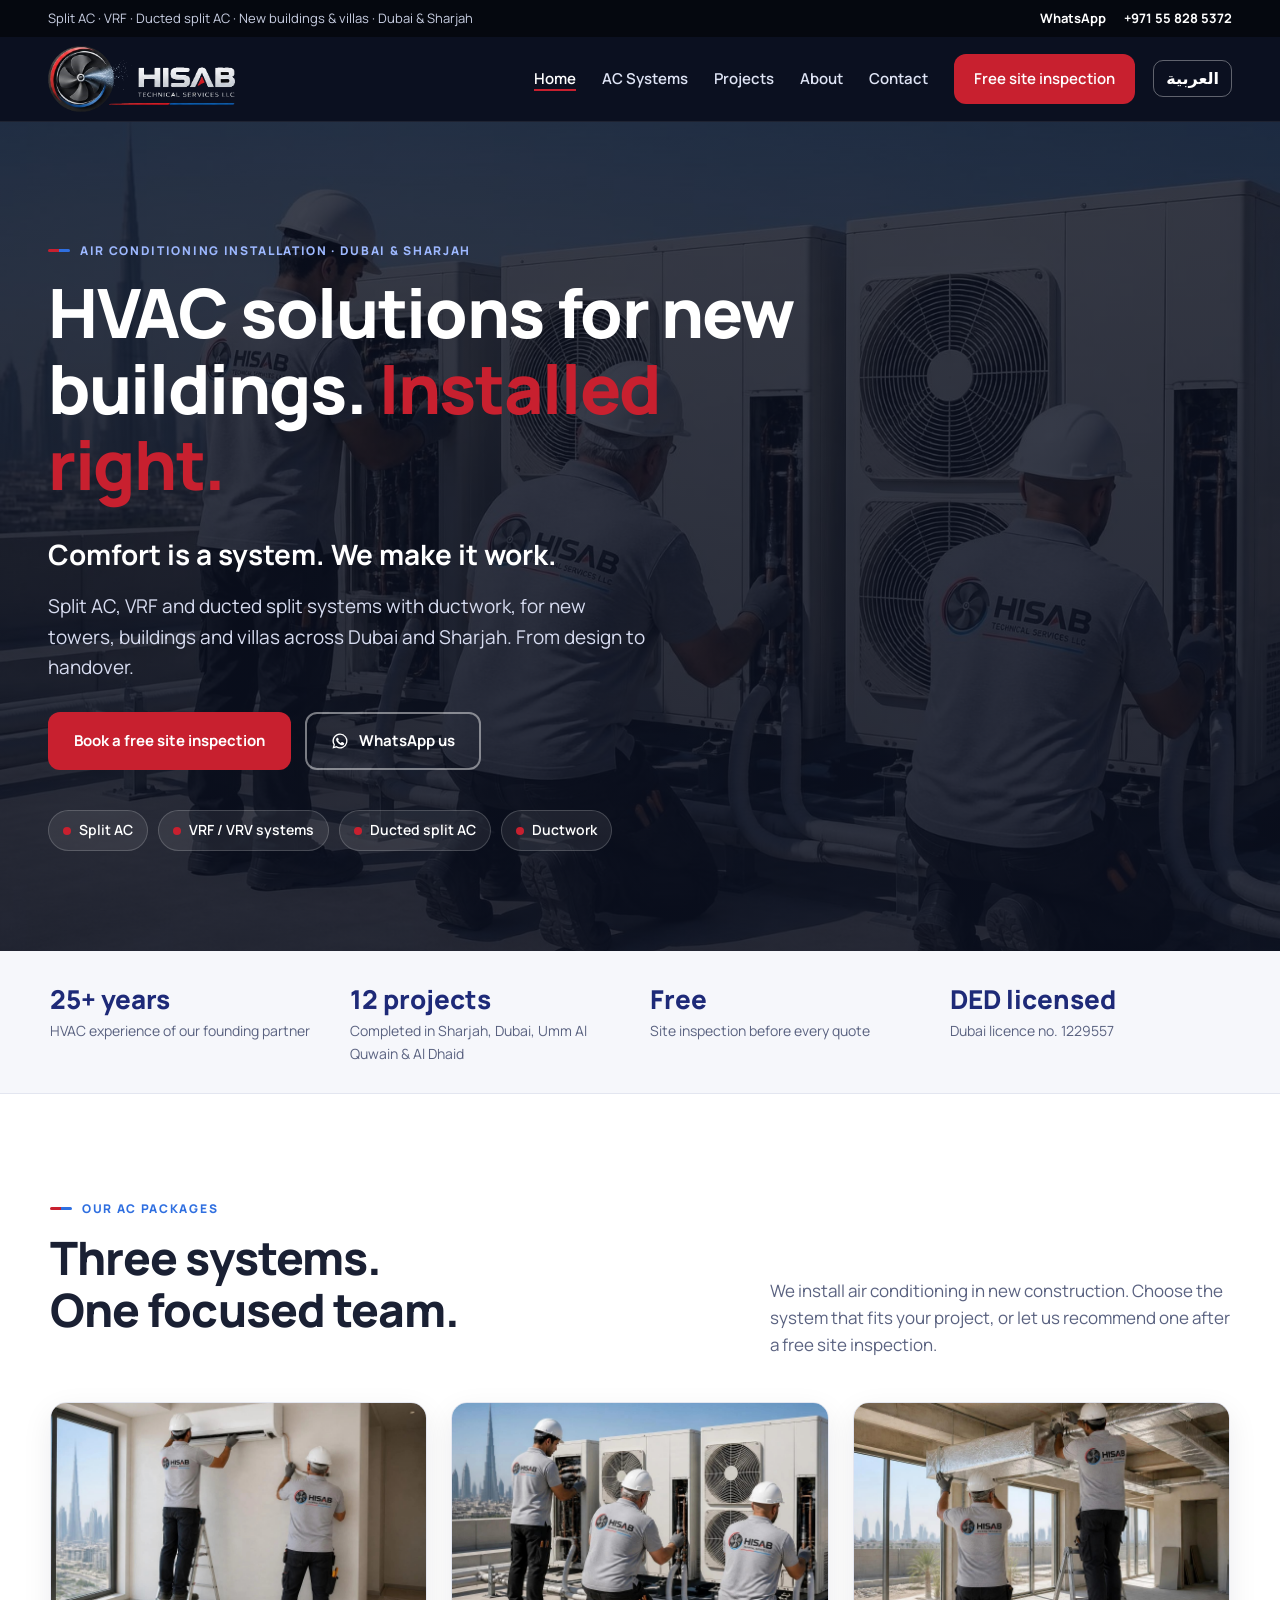
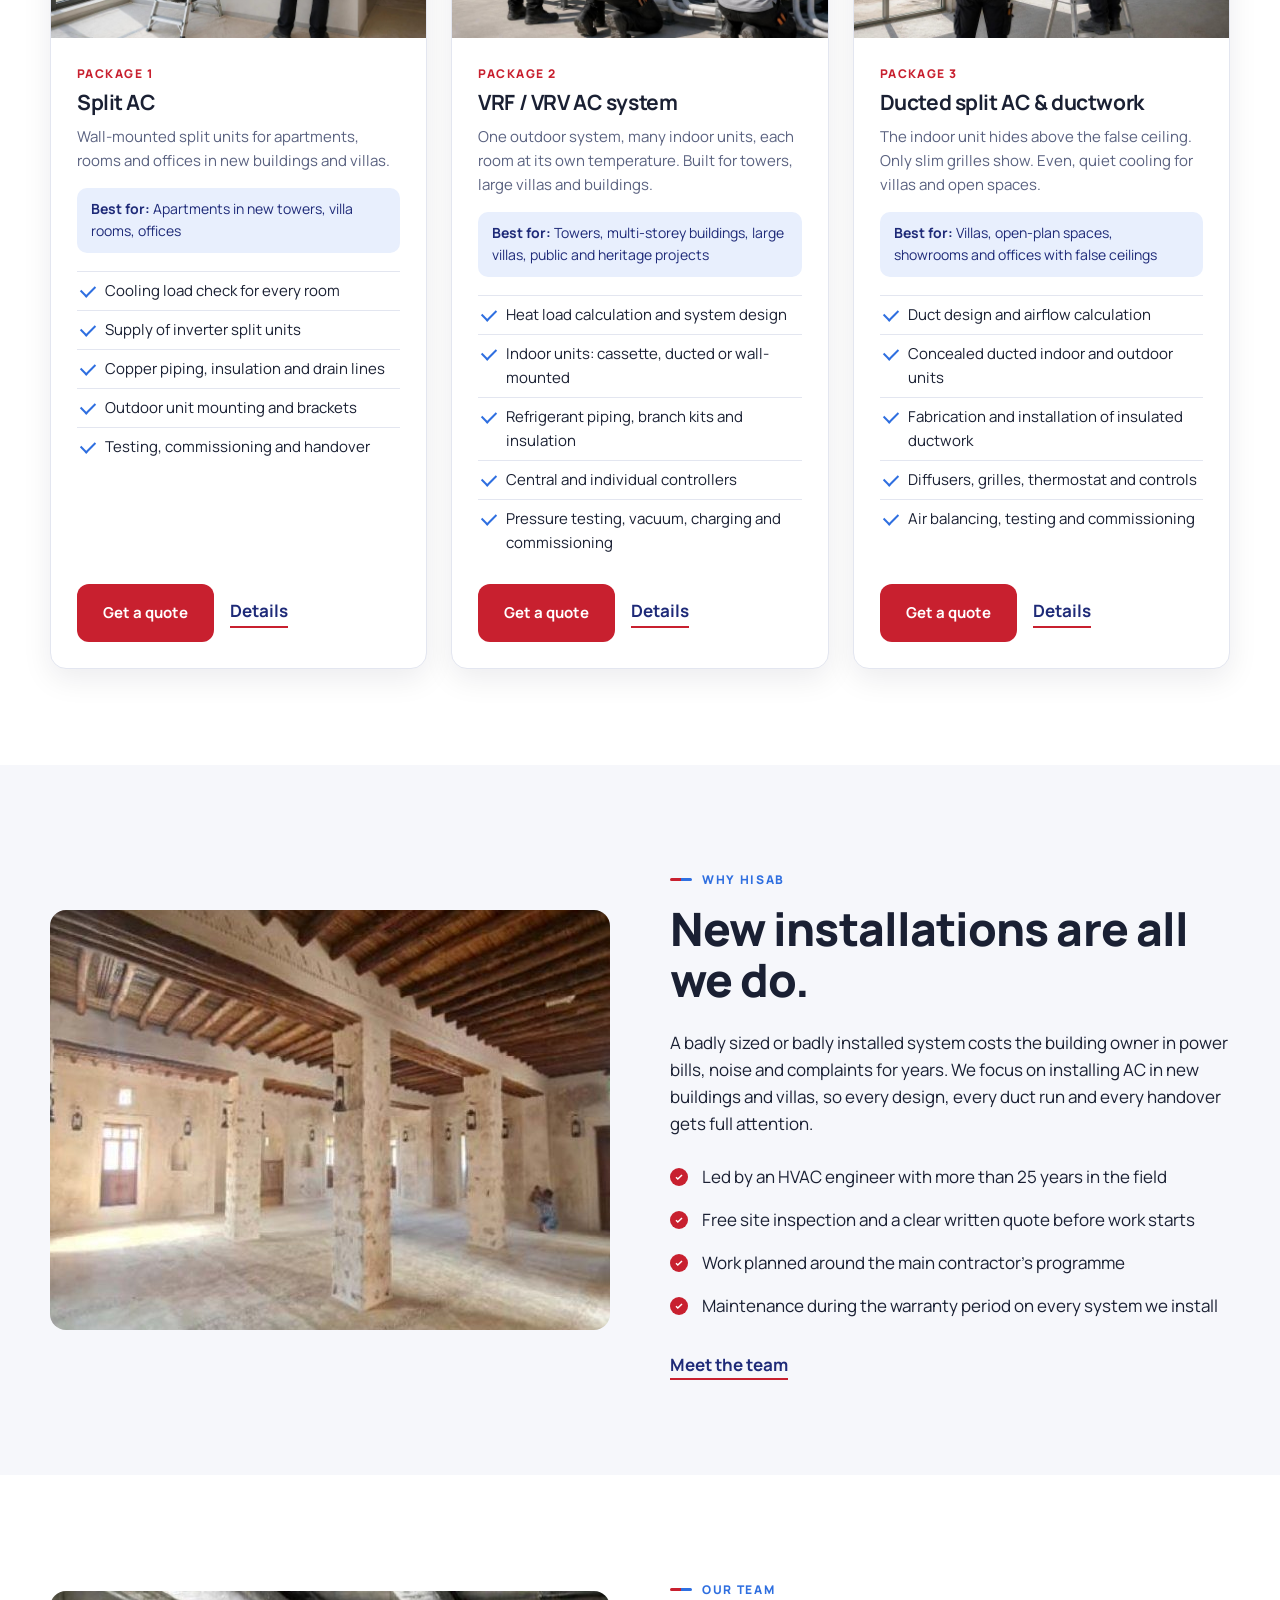
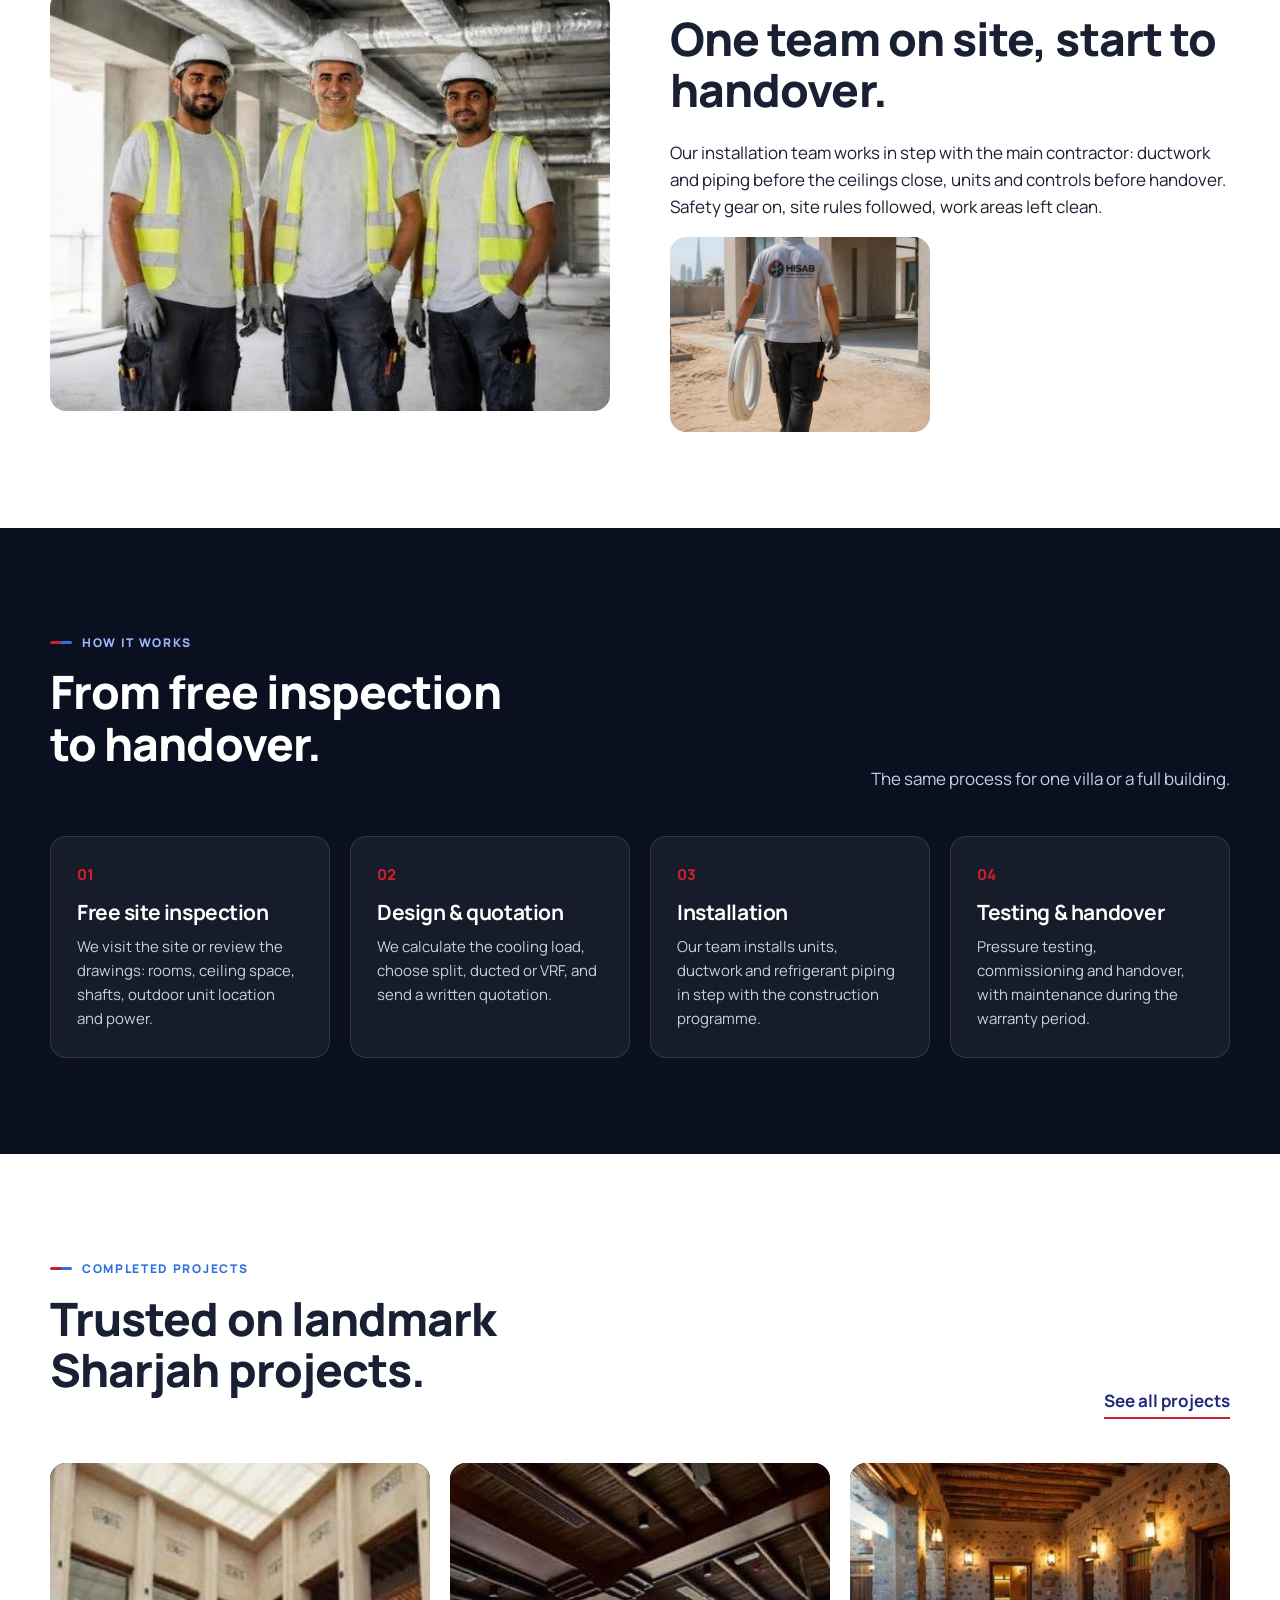
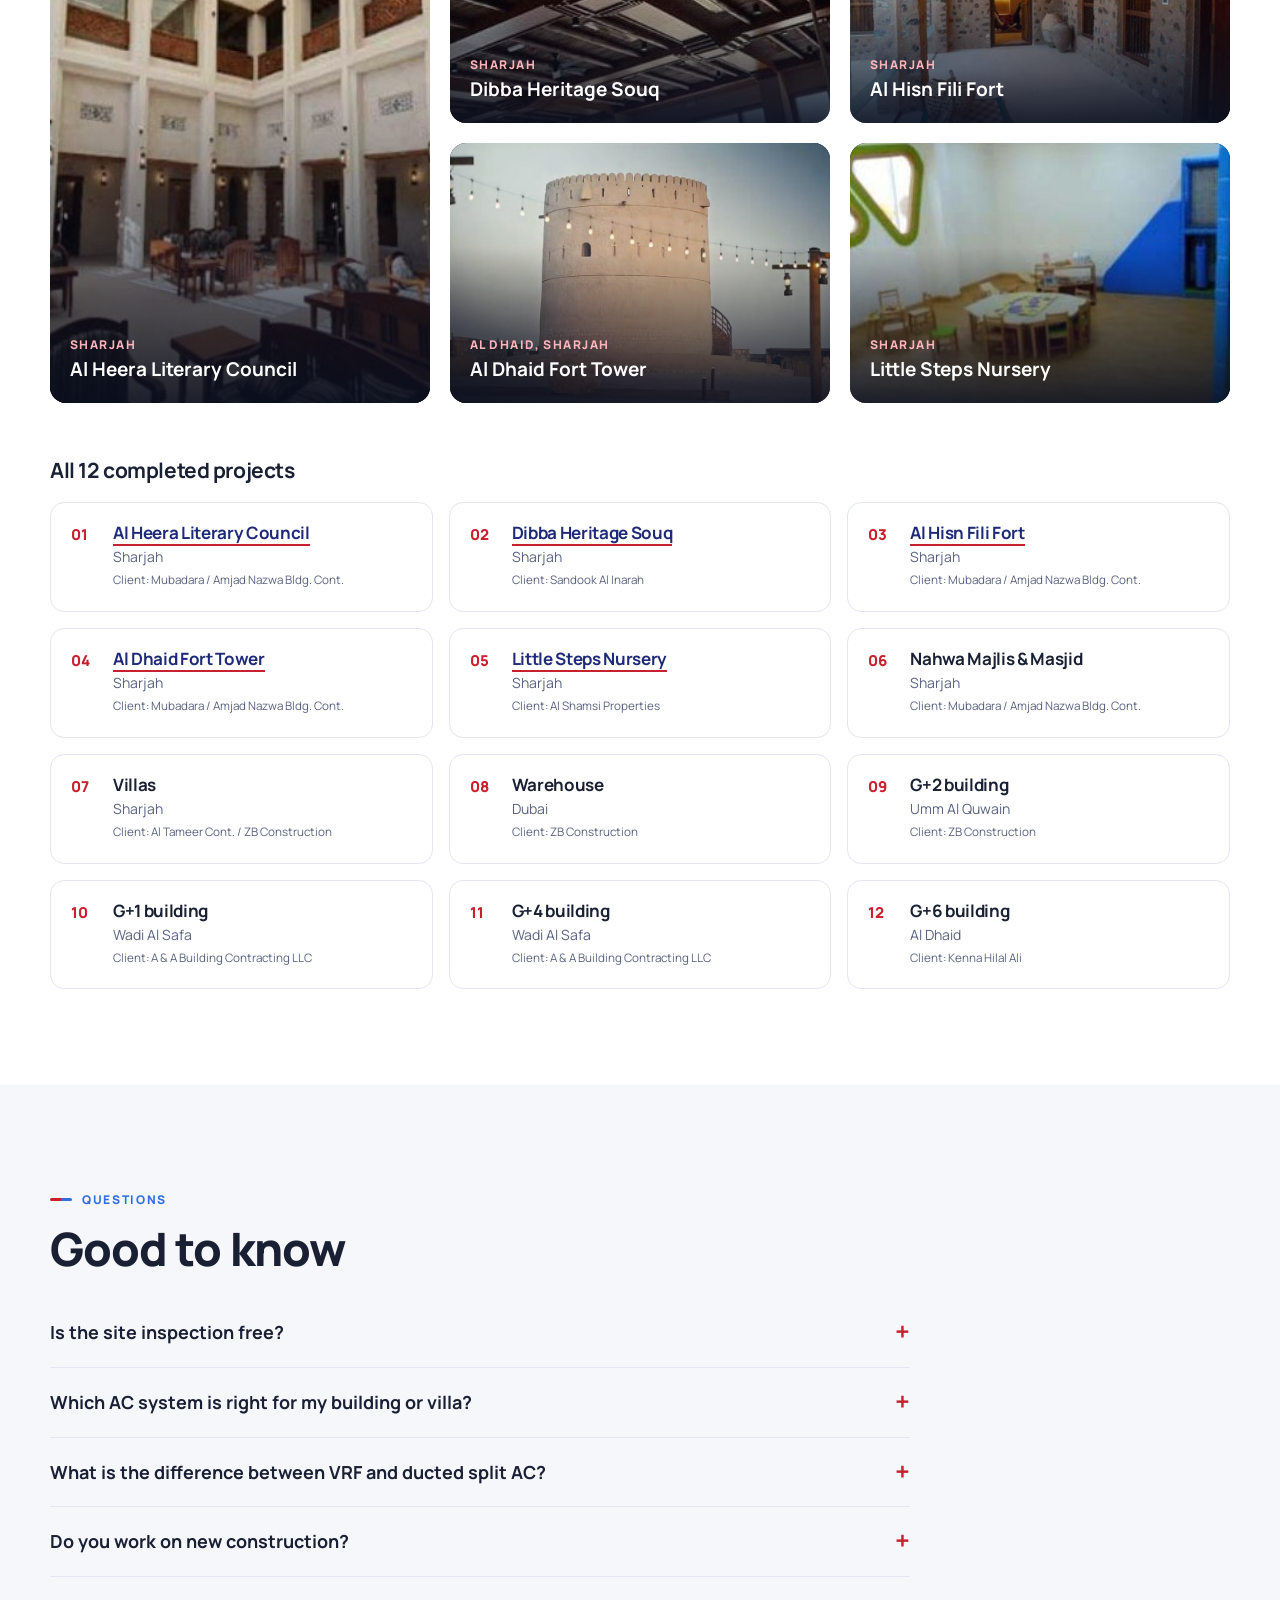
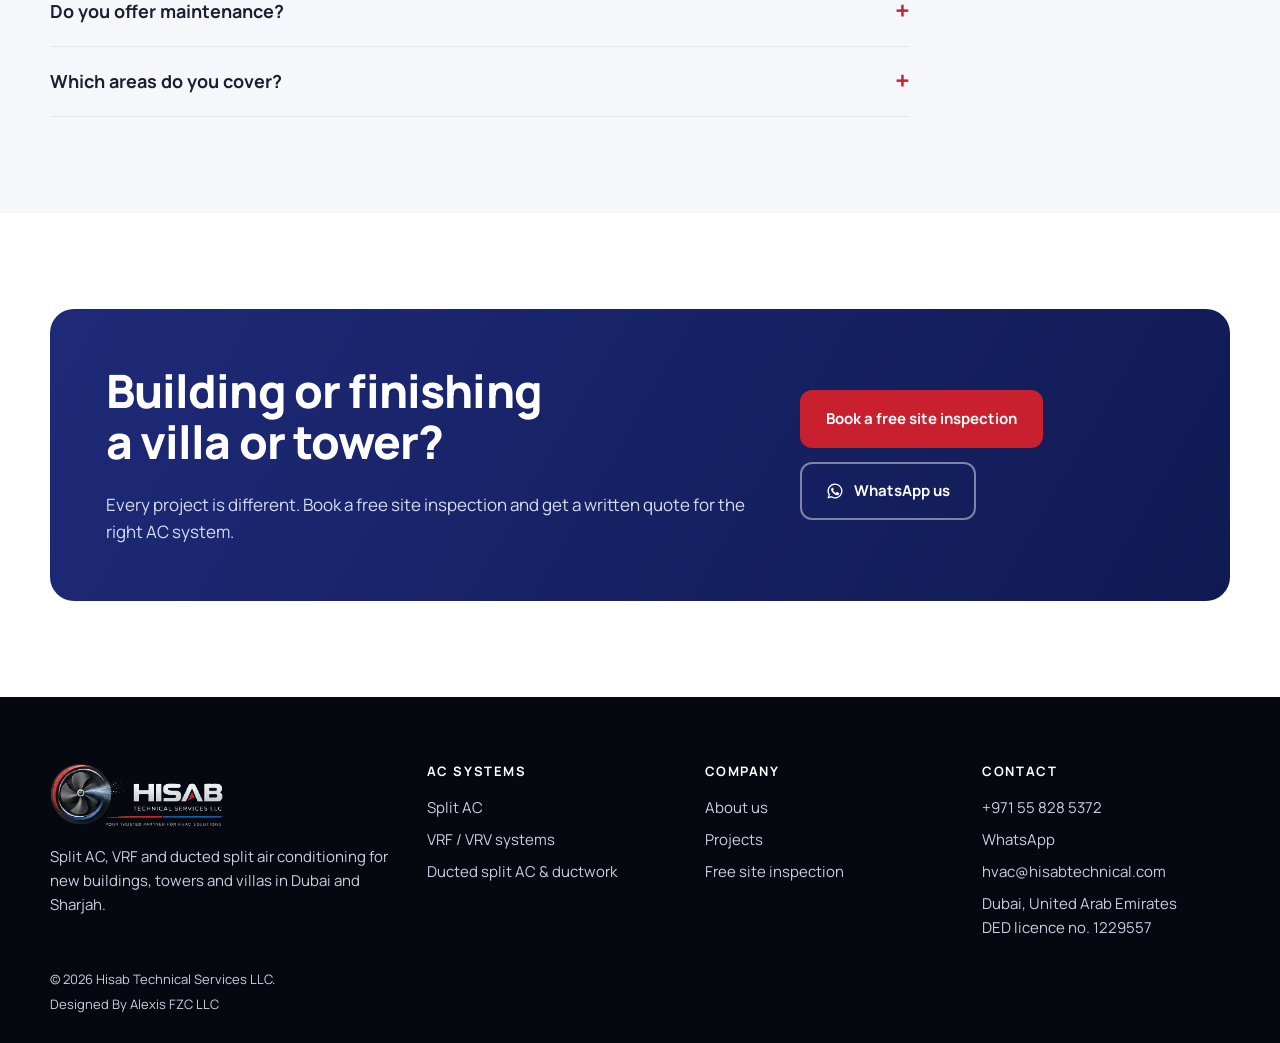
<file: index.html>
<!doctype html>
<html lang="en">
<head>
<meta charset="utf-8">
<meta name="viewport" content="width=device-width,initial-scale=1">
<title>AC, VRF & Ducted Split AC Installation for Buildings & Villas in Dubai | Hisab Technical Services</title>
<meta name="description" content="Hisab Technical Services installs split AC, VRF/VRV and ducted split air conditioning with ductwork for new buildings, towers and villas in Dubai and Sharjah. Free site inspection.">
<meta name="keywords" content="split AC installation, VRF installation Dubai, VRV system, ducted split AC, ductwork installation, AC for new buildings, villa air conditioning, tower AC installation, HVAC company Dubai, AC installation Dubai, air conditioning contractor Dubai, AC installation Sharjah, HVAC contractor UAE">
<meta name="robots" content="index,follow,max-image-preview:large,max-snippet:-1">
<meta name="geo.region" content="AE-DU">
<meta name="geo.placename" content="Dubai">
<link rel="canonical" href="https://hisabtechnical.com/">
<link rel="alternate" hreflang="en" href="https://hisabtechnical.com/">
<link rel="alternate" hreflang="ar" href="https://hisabtechnical.com/ar/">
<link rel="alternate" hreflang="x-default" href="https://hisabtechnical.com/">
<meta property="og:type" content="website">
<meta property="og:site_name" content="Hisab Technical Services">
<meta property="og:locale" content="en_AE">
<meta property="og:locale:alternate" content="ar_AE">
<meta property="og:title" content="AC, VRF & Ducted Split AC Installation for Buildings & Villas in Dubai | Hisab Technical Services">
<meta property="og:description" content="Hisab Technical Services installs split AC, VRF/VRV and ducted split air conditioning with ductwork for new buildings, towers and villas in Dubai and Sharjah. Free site inspection.">
<meta property="og:url" content="https://hisabtechnical.com/">
<meta property="og:image" content="https://hisabtechnical.com/assets/og-image.jpg">
<meta property="og:image:alt" content="Hisab Technical Services HVAC team installing air conditioning in Dubai">
<meta name="twitter:card" content="summary_large_image">
<meta name="twitter:title" content="AC, VRF & Ducted Split AC Installation for Buildings & Villas in Dubai | Hisab Technical Services">
<meta name="twitter:description" content="Hisab Technical Services installs split AC, VRF/VRV and ducted split air conditioning with ductwork for new buildings, towers and villas in Dubai and Sharjah. Free site inspection.">
<meta name="theme-color" content="#0b1020">
<link rel="icon" type="image/png" href="assets/favicon.png">
<link rel="apple-touch-icon" href="assets/apple-touch-icon.png">
<link rel="preconnect" href="https://fonts.googleapis.com">
<link rel="preconnect" href="https://fonts.gstatic.com" crossorigin>
<link href="https://fonts.googleapis.com/css2?family=Manrope:wght@400;500;600;700;800&display=swap" rel="stylesheet">
<link rel="stylesheet" href="styles.css">
<script type="application/ld+json">{"@context": "https://schema.org", "@type": "HVACBusiness", "@id": "https://hisabtechnical.com/#business", "name": "Hisab Technical Services LLC", "alternateName": ["Hisab Technical Services", "حساب للخدمات الفنية"], "description": "Dubai HVAC contractor that designs, supplies, installs and commissions split AC, VRF/VRV and ducted split air conditioning with ductwork for new buildings, towers and villas in Dubai and Sharjah.", "founder": [{"@type": "Person", "name": "Eng. Mohammad Rafique Attar", "jobTitle": "Founding Partner"}, {"@type": "Person", "name": "Muhammad Saadat Shafqat", "honorificSuffix": "ACA", "jobTitle": "Co-Founder & Managing Director"}], "identifier": {"@type": "PropertyValue", "name": "DED licence", "value": "1229557"}, "knowsAbout": ["HVAC", "Split AC installation", "VRF / VRV systems", "Ducted split AC", "Ductwork", "Cooling load calculation", "Testing and commissioning"], "knowsLanguage": ["en", "ar"], "slogan": "Your trusted partner for HVAC solutions", "url": "https://hisabtechnical.com", "telephone": "+971558285372", "email": "hvac@hisabtechnical.com", "image": "https://hisabtechnical.com/assets/og-image.jpg", "logo": "https://hisabtechnical.com/assets/hisab-logo.png", "foundingDate": "2023-08", "address": {"@type": "PostalAddress", "addressLocality": "Dubai", "addressCountry": "AE"}, "areaServed": [{"@type": "City", "name": "Dubai"}, {"@type": "City", "name": "Sharjah"}, {"@type": "Country", "name": "United Arab Emirates"}], "sameAs": ["https://instagram.com/hisab_technical_services_llc"], "hasOfferCatalog": {"@type": "OfferCatalog", "name": "Air conditioning installation", "itemListElement": [{"@type": "Offer", "itemOffered": {"@type": "Service", "name": "Split AC supply and installation for new buildings and villas"}}, {"@type": "Offer", "itemOffered": {"@type": "Service", "name": "VRF / VRV air conditioning design, installation and commissioning"}}, {"@type": "Offer", "itemOffered": {"@type": "Service", "name": "Ducted split AC and ductwork design and installation"}}, {"@type": "Offer", "itemOffered": {"@type": "Service", "name": "Free site inspection"}}]}}</script>
<script type="application/ld+json">{"@context": "https://schema.org", "@type": "WebSite", "@id": "https://hisabtechnical.com/#website", "url": "https://hisabtechnical.com/", "name": "Hisab Technical Services", "inLanguage": ["en", "ar"], "publisher": {"@id": "https://hisabtechnical.com/#business"}}</script>
<script type="application/ld+json">{"@context": "https://schema.org", "@type": "FAQPage", "mainEntity": [{"@type": "Question", "name": "Is the site inspection free?", "acceptedAnswer": {"@type": "Answer", "text": "Yes. Every project is different, so we inspect the site first. The inspection is free, and you receive a written quotation afterwards."}}, {"@type": "Question", "name": "Which AC system is right for my building or villa?", "acceptedAnswer": {"@type": "Answer", "text": "It depends on the number of rooms, the ceiling space and how the building is used. Split units suit individual rooms and apartments. Ducted split AC hides the indoor unit above a false ceiling and suits villas and open-plan spaces. VRF suits larger villas, towers and buildings with many rooms on one outdoor system. We recommend a system after the site inspection."}}, {"@type": "Question", "name": "What is the difference between VRF and ducted split AC?", "acceptedAnswer": {"@type": "Answer", "text": "A ducted split system uses one indoor unit that sends cooled air through ducts to several rooms, usually with one thermostat per system. A VRF (variable refrigerant flow, also called VRV) system connects many indoor units to one outdoor unit, so each room can be set to its own temperature."}}, {"@type": "Question", "name": "Do you work on new construction?", "acceptedAnswer": {"@type": "Answer", "text": "Yes. New installations are our focus: AC and ductwork for new buildings, towers and villas, from design stage through installation, testing and handover."}}, {"@type": "Question", "name": "Do you offer maintenance?", "acceptedAnswer": {"@type": "Answer", "text": "We focus on new installations. Maintenance is provided for systems we installed, during the warranty period."}}, {"@type": "Question", "name": "Which areas do you cover?", "acceptedAnswer": {"@type": "Answer", "text": "We are based in Dubai and work across Dubai and Sharjah, with project references in Sharjah, Al Dhaid, Umm Al Quwain and Dubai."}}]}</script>
</head>
<body>
<a class="skip" href="#main">Skip to content</a>
<div class="topbar"><div class="wrap"><span>Split AC · VRF · Ducted split AC<span class="hide-sm"> · New buildings &amp; villas · Dubai &amp; Sharjah</span></span><span class="top-links"><a href="https://wa.me/971558285372?text=Hello%20Hisab%2C%20I%20would%20like%20a%20free%20site%20inspection." target="_blank" rel="noopener">WhatsApp</a><a href="tel:+971558285372">+971 55 828 5372</a></span></div></div>
<header class="header"><div class="wrap nav">
<a class="brand" href="index.html" aria-label="Hisab Technical Services home"><img src="assets/hisab-logo-header-v3.png" alt="Hisab Technical Services LLC – your trusted partner for HVAC solutions" width="576" height="203"></a>
<div class="nav-end"><nav class="menu" id="menu" aria-label="Main"><a href="index.html" aria-current="page">Home</a><a href="ac-systems.html">AC Systems</a><a href="projects.html">Projects</a><a href="about.html">About</a><a href="contact.html">Contact</a><a class="btn btn-red" href="contact.html#book">Free site inspection</a></nav>
<a class="lang-switch" href="ar/index.html" hreflang="ar" lang="ar">العربية</a><button class="menu-toggle" aria-label="Open menu" aria-expanded="false" aria-controls="menu">☰</button></div>
</div></header>
<main id="main">
<section class="hero"><div class="hero-bg" role="img" aria-label="Hisab technicians installing VRF outdoor units on a Dubai rooftop"></div><div class="wrap">
<div class="eyebrow">Air conditioning installation · Dubai &amp; Sharjah</div>
<h1>HVAC solutions for new buildings. <span class="accent">Installed right.</span></h1>
<p class="tagline">Comfort is a system. We make it work.</p>
<p class="lead">Split AC, VRF and ducted split systems with ductwork, for new towers, buildings and villas across Dubai and Sharjah. From design to handover.</p>
<div class="hero-actions"><a class="btn btn-red" href="contact.html#book">Book a free site inspection</a><a class="btn btn-ghost" href="https://wa.me/971558285372?text=Hello%20Hisab%2C%20I%20would%20like%20a%20free%20site%20inspection." target="_blank" rel="noopener"><svg class="wa" viewBox="0 0 24 24" aria-hidden="true"><path fill="currentColor" d="M12 2a10 10 0 0 0-8.6 15.1L2 22l5-1.3A10 10 0 1 0 12 2zm0 18.2a8.2 8.2 0 0 1-4.2-1.2l-.3-.2-3 .8.8-2.9-.2-.3A8.2 8.2 0 1 1 12 20.2zm4.5-6.1c-.2-.1-1.5-.7-1.7-.8s-.4-.1-.6.1-.7.8-.8 1-.3.2-.5.1a6.7 6.7 0 0 1-3.3-2.9c-.3-.4.3-.4.7-1.3.1-.2 0-.3 0-.4l-.8-1.8c-.2-.5-.4-.4-.6-.4h-.5a1 1 0 0 0-.7.3 3 3 0 0 0-.9 2.2 5.2 5.2 0 0 0 1.1 2.7 11.8 11.8 0 0 0 4.5 4c1.7.7 2.3.8 3.2.7a2.7 2.7 0 0 0 1.8-1.3 2.2 2.2 0 0 0 .2-1.3c-.1-.1-.3-.2-.5-.3z"/></svg> WhatsApp us</a></div>
<div class="hero-chips"><span class="chip">Split AC</span><span class="chip">VRF / VRV systems</span><span class="chip">Ducted split AC</span><span class="chip">Ductwork</span></div>
</div></section>
<section class="trust"><div class="wrap">
<div><b>25+ years</b><span>HVAC experience of our founding partner</span></div>
<div><b>12 projects</b><span>Completed in Sharjah, Dubai, Umm Al Quwain &amp; Al Dhaid</span></div>
<div><b>Free</b><span>Site inspection before every quote</span></div>
<div><b>DED licensed</b><span>Dubai licence no. 1229557</span></div>
</div></section>

<section class="section"><div class="wrap">
<div class="head"><div><div class="eyebrow">Our AC packages</div><h2>Three systems.<br>One focused team.</h2></div>
<p>We install air conditioning in new construction. Choose the system that fits your project, or let us recommend one after a free site inspection.</p></div>
<div class="packages">
<article class="pkg"><img src="assets/photos/pkg-split.jpg" alt="Hisab technicians in branded uniforms mounting a split AC unit in a new Dubai apartment" loading="lazy" width="800" height="500"><div class="pkg-body">
<div class="tag">Package 1</div><h3>Split AC</h3><p>Wall-mounted split units for apartments, rooms and offices in new buildings and villas.</p><div class="best"><b>Best for:</b> Apartments in new towers, villa rooms, offices</div>
<ul><li>Cooling load check for every room</li><li>Supply of inverter split units</li><li>Copper piping, insulation and drain lines</li><li>Outdoor unit mounting and brackets</li><li>Testing, commissioning and handover</li></ul>
<div class="actions"><a class="btn btn-red" href="contact.html?system=split#book">Get a quote</a><a class="link" href="ac-systems.html#split">Details</a></div>
</div></article>
<article class="pkg"><img src="assets/photos/pkg-vrf.jpg" alt="Hisab technicians installing VRF outdoor units on a Dubai rooftop" loading="lazy" width="800" height="500"><div class="pkg-body">
<div class="tag">Package 2</div><h3>VRF / VRV AC system</h3><p>One outdoor system, many indoor units, each room at its own temperature. Built for towers, large villas and buildings.</p><div class="best"><b>Best for:</b> Towers, multi-storey buildings, large villas, public and heritage projects</div>
<ul><li>Heat load calculation and system design</li><li>Indoor units: cassette, ducted or wall-mounted</li><li>Refrigerant piping, branch kits and insulation</li><li>Central and individual controllers</li><li>Pressure testing, vacuum, charging and commissioning</li></ul>
<div class="actions"><a class="btn btn-red" href="contact.html?system=vrf#book">Get a quote</a><a class="link" href="ac-systems.html#vrf">Details</a></div>
</div></article>
<article class="pkg"><img src="assets/photos/pkg-ducted.jpg" alt="Hisab technicians installing insulated ductwork in a new villa" loading="lazy" width="800" height="500"><div class="pkg-body">
<div class="tag">Package 3</div><h3>Ducted split AC &amp; ductwork</h3><p>The indoor unit hides above the false ceiling. Only slim grilles show. Even, quiet cooling for villas and open spaces.</p><div class="best"><b>Best for:</b> Villas, open-plan spaces, showrooms and offices with false ceilings</div>
<ul><li>Duct design and airflow calculation</li><li>Concealed ducted indoor and outdoor units</li><li>Fabrication and installation of insulated ductwork</li><li>Diffusers, grilles, thermostat and controls</li><li>Air balancing, testing and commissioning</li></ul>
<div class="actions"><a class="btn btn-red" href="contact.html?system=ducted#book">Get a quote</a><a class="link" href="ac-systems.html#ducted">Details</a></div>
</div></article>
</div>
</div></section>

<section class="section alt"><div class="wrap split">
<img src="assets/photos/why.jpg" alt="Columned hall with timber ceiling at Al Heera Literary Council, a Hisab project" loading="lazy" width="900" height="600">
<div><div class="eyebrow">Why Hisab</div><h2>New installations are all we do.</h2>
<p>A badly sized or badly installed system costs the building owner in power bills, noise and complaints for years. We focus on installing AC in new buildings and villas, so every design, every duct run and every handover gets full attention.</p>
<ul class="ticks"><li>Led by an HVAC engineer with more than 25 years in the field</li><li>Free site inspection and a clear written quote before work starts</li><li>Work planned around the main contractor’s programme</li><li>Maintenance during the warranty period on every system we install</li></ul>
<a class="link" href="about.html">Meet the team</a></div>
</div></section>
<section class="section"><div class="wrap split">
<img src="assets/photos/team.jpg" alt="Hisab Technical Services installation team on a construction site" loading="lazy" width="900" height="600">
<div><div class="eyebrow">Our team</div><h2>One team on site, start to handover.</h2>
<p>Our installation team works in step with the main contractor: ductwork and piping before the ceilings close, units and controls before handover. Safety gear on, site rules followed, work areas left clean.</p>
<img src="assets/photos/uniform-back.jpg" alt="Hisab technician with the company logo on his uniform, carrying copper pipe on a villa site" loading="lazy" width="400" height="500" style="max-width:260px;margin-top:10px"></div>
</div></section>

<section class="section dark"><div class="wrap">
<div class="head"><div><div class="eyebrow">How it works</div><h2>From free inspection<br>to handover.</h2></div><p>The same process for one villa or a full building.</p></div>
<div class="steps">
<div class="step"><h3>Free site inspection</h3><p>We visit the site or review the drawings: rooms, ceiling space, shafts, outdoor unit location and power.</p></div>
<div class="step"><h3>Design &amp; quotation</h3><p>We calculate the cooling load, choose split, ducted or VRF, and send a written quotation.</p></div>
<div class="step"><h3>Installation</h3><p>Our team installs units, ductwork and refrigerant piping in step with the construction programme.</p></div>
<div class="step"><h3>Testing &amp; handover</h3><p>Pressure testing, commissioning and handover, with maintenance during the warranty period.</p></div>
</div>
</div></section>

<section class="section"><div class="wrap">
<div class="head"><div><div class="eyebrow">Completed projects</div><h2>Trusted on landmark<br>Sharjah projects.</h2></div><a class="link" href="projects.html">See all projects</a></div>
<div class="projects">
<a class="proj big" href="projects.html#heera"><img src="assets/projects/heera-interior.jpg" alt="Courtyard hall of the Al Heera Literary Council, Sharjah" loading="lazy"><span><small>Sharjah</small><b>Al Heera Literary Council</b></span></a>
<a class="proj" href="projects.html#dibba"><img src="assets/projects/dibba-ceiling.jpg" alt="Ceiling with linear air diffusers at Dibba Heritage Souq" loading="lazy"><span><small>Sharjah</small><b>Dibba Heritage Souq</b></span></a>
<a class="proj" href="projects.html#fili"><img src="assets/projects/fili-corridor.jpg" alt="Restored corridor at Al Hisn Fili Fort" loading="lazy"><span><small>Sharjah</small><b>Al Hisn Fili Fort</b></span></a>
<a class="proj" href="projects.html#dhaid"><img src="assets/projects/dhaid-tower.jpg" alt="Al Dhaid Fort tower at dusk" loading="lazy"><span><small>Al Dhaid, Sharjah</small><b>Al Dhaid Fort Tower</b></span></a>
<a class="proj" href="projects.html#steps"><img src="assets/projects/steps-interior.jpg" alt="Classroom with ceiling air diffusers at Little Steps Nursery" loading="lazy"><span><small>Sharjah</small><b>Little Steps Nursery</b></span></a>
</div>
<h3 style="margin-top:56px">All 12 completed projects</h3>
<div class="ref-grid"><div class="ref"><span class="num">01</span><div><h3><a href="projects.html#heera">Al Heera Literary Council</a></h3><p>Sharjah<br><small>Client: Mubadara / Amjad Nazwa Bldg. Cont.</small></p></div></div><div class="ref"><span class="num">02</span><div><h3><a href="projects.html#dibba">Dibba Heritage Souq</a></h3><p>Sharjah<br><small>Client: Sandook Al Inarah</small></p></div></div><div class="ref"><span class="num">03</span><div><h3><a href="projects.html#fili">Al Hisn Fili Fort</a></h3><p>Sharjah<br><small>Client: Mubadara / Amjad Nazwa Bldg. Cont.</small></p></div></div><div class="ref"><span class="num">04</span><div><h3><a href="projects.html#dhaid">Al Dhaid Fort Tower</a></h3><p>Sharjah<br><small>Client: Mubadara / Amjad Nazwa Bldg. Cont.</small></p></div></div><div class="ref"><span class="num">05</span><div><h3><a href="projects.html#steps">Little Steps Nursery</a></h3><p>Sharjah<br><small>Client: Al Shamsi Properties</small></p></div></div><div class="ref"><span class="num">06</span><div><h3>Nahwa Majlis &amp; Masjid</h3><p>Sharjah<br><small>Client: Mubadara / Amjad Nazwa Bldg. Cont.</small></p></div></div><div class="ref"><span class="num">07</span><div><h3>Villas</h3><p>Sharjah<br><small>Client: Al Tameer Cont. / ZB Construction</small></p></div></div><div class="ref"><span class="num">08</span><div><h3>Warehouse</h3><p>Dubai<br><small>Client: ZB Construction</small></p></div></div><div class="ref"><span class="num">09</span><div><h3>G+2 building</h3><p>Umm Al Quwain<br><small>Client: ZB Construction</small></p></div></div><div class="ref"><span class="num">10</span><div><h3>G+1 building</h3><p>Wadi Al Safa<br><small>Client: A &amp; A Building Contracting LLC</small></p></div></div><div class="ref"><span class="num">11</span><div><h3>G+4 building</h3><p>Wadi Al Safa<br><small>Client: A &amp; A Building Contracting LLC</small></p></div></div><div class="ref"><span class="num">12</span><div><h3>G+6 building</h3><p>Al Dhaid<br><small>Client: Kenna Hilal Ali</small></p></div></div></div>
</div></section>

<section class="section alt"><div class="wrap">
<div class="eyebrow">Questions</div><h2>Good to know</h2>
<div class="faq"><details><summary>Is the site inspection free?</summary><p>Yes. Every project is different, so we inspect the site first. The inspection is free, and you receive a written quotation afterwards.</p></details><details><summary>Which AC system is right for my building or villa?</summary><p>It depends on the number of rooms, the ceiling space and how the building is used. Split units suit individual rooms and apartments. Ducted split AC hides the indoor unit above a false ceiling and suits villas and open-plan spaces. VRF suits larger villas, towers and buildings with many rooms on one outdoor system. We recommend a system after the site inspection.</p></details><details><summary>What is the difference between VRF and ducted split AC?</summary><p>A ducted split system uses one indoor unit that sends cooled air through ducts to several rooms, usually with one thermostat per system. A VRF (variable refrigerant flow, also called VRV) system connects many indoor units to one outdoor unit, so each room can be set to its own temperature.</p></details><details><summary>Do you work on new construction?</summary><p>Yes. New installations are our focus: AC and ductwork for new buildings, towers and villas, from design stage through installation, testing and handover.</p></details><details><summary>Do you offer maintenance?</summary><p>We focus on new installations. Maintenance is provided for systems we installed, during the warranty period.</p></details><details><summary>Which areas do you cover?</summary><p>We are based in Dubai and work across Dubai and Sharjah, with project references in Sharjah, Al Dhaid, Umm Al Quwain and Dubai.</p></details></div>
</div></section>
<section class="section"><div class="wrap"><div class="cta">
<div><h2>Building or finishing<br>a villa or tower?</h2><p>Every project is different. Book a free site inspection and get a written quote for the right AC system.</p></div>
<div class="actions"><a class="btn btn-red" href="contact.html#book">Book a free site inspection</a><a class="btn btn-ghost" href="https://wa.me/971558285372?text=Hello%20Hisab%2C%20I%20would%20like%20a%20free%20site%20inspection." target="_blank" rel="noopener"><svg class="wa" viewBox="0 0 24 24" aria-hidden="true"><path fill="currentColor" d="M12 2a10 10 0 0 0-8.6 15.1L2 22l5-1.3A10 10 0 1 0 12 2zm0 18.2a8.2 8.2 0 0 1-4.2-1.2l-.3-.2-3 .8.8-2.9-.2-.3A8.2 8.2 0 1 1 12 20.2zm4.5-6.1c-.2-.1-1.5-.7-1.7-.8s-.4-.1-.6.1-.7.8-.8 1-.3.2-.5.1a6.7 6.7 0 0 1-3.3-2.9c-.3-.4.3-.4.7-1.3.1-.2 0-.3 0-.4l-.8-1.8c-.2-.5-.4-.4-.6-.4h-.5a1 1 0 0 0-.7.3 3 3 0 0 0-.9 2.2 5.2 5.2 0 0 0 1.1 2.7 11.8 11.8 0 0 0 4.5 4c1.7.7 2.3.8 3.2.7a2.7 2.7 0 0 0 1.8-1.3 2.2 2.2 0 0 0 .2-1.3c-.1-.1-.3-.2-.5-.3z"/></svg> WhatsApp us</a></div>
</div></div></section>
</main>
<footer class="footer"><div class="wrap">
<div class="footer-grid">
<div><img src="assets/hisab-logo.png" alt="Hisab Technical Services LLC" width="590" height="235" loading="lazy"><p>Split AC, VRF and ducted split air conditioning for new buildings, towers and villas in Dubai and Sharjah.</p></div>
<div><h4>AC systems</h4><a href="ac-systems.html#split">Split AC</a><a href="ac-systems.html#vrf">VRF / VRV systems</a><a href="ac-systems.html#ducted">Ducted split AC &amp; ductwork</a></div>
<div><h4>Company</h4><a href="about.html">About us</a><a href="projects.html">Projects</a><a href="contact.html#book">Free site inspection</a></div>
<div><h4>Contact</h4><a href="tel:+971558285372">+971 55 828 5372</a><a href="https://wa.me/971558285372?text=Hello%20Hisab%2C%20I%20would%20like%20a%20free%20site%20inspection." target="_blank" rel="noopener">WhatsApp</a><a href="mailto:hvac@hisabtechnical.com">hvac@hisabtechnical.com</a><p>Dubai, United Arab Emirates<br>DED licence no. 1229557</p></div>
</div>
<div class="footer-base footer-credit"><span>© 2026 Hisab Technical Services LLC.</span><span>Designed By Alexis FZC LLC</span></div>
</div></footer>
<div class="callbar"><a href="tel:+971558285372">Call</a><a href="https://wa.me/971558285372?text=Hello%20Hisab%2C%20I%20would%20like%20a%20free%20site%20inspection." target="_blank" rel="noopener">WhatsApp</a></div>
<script src="site.js"></script>
</body>
</html>
</file>
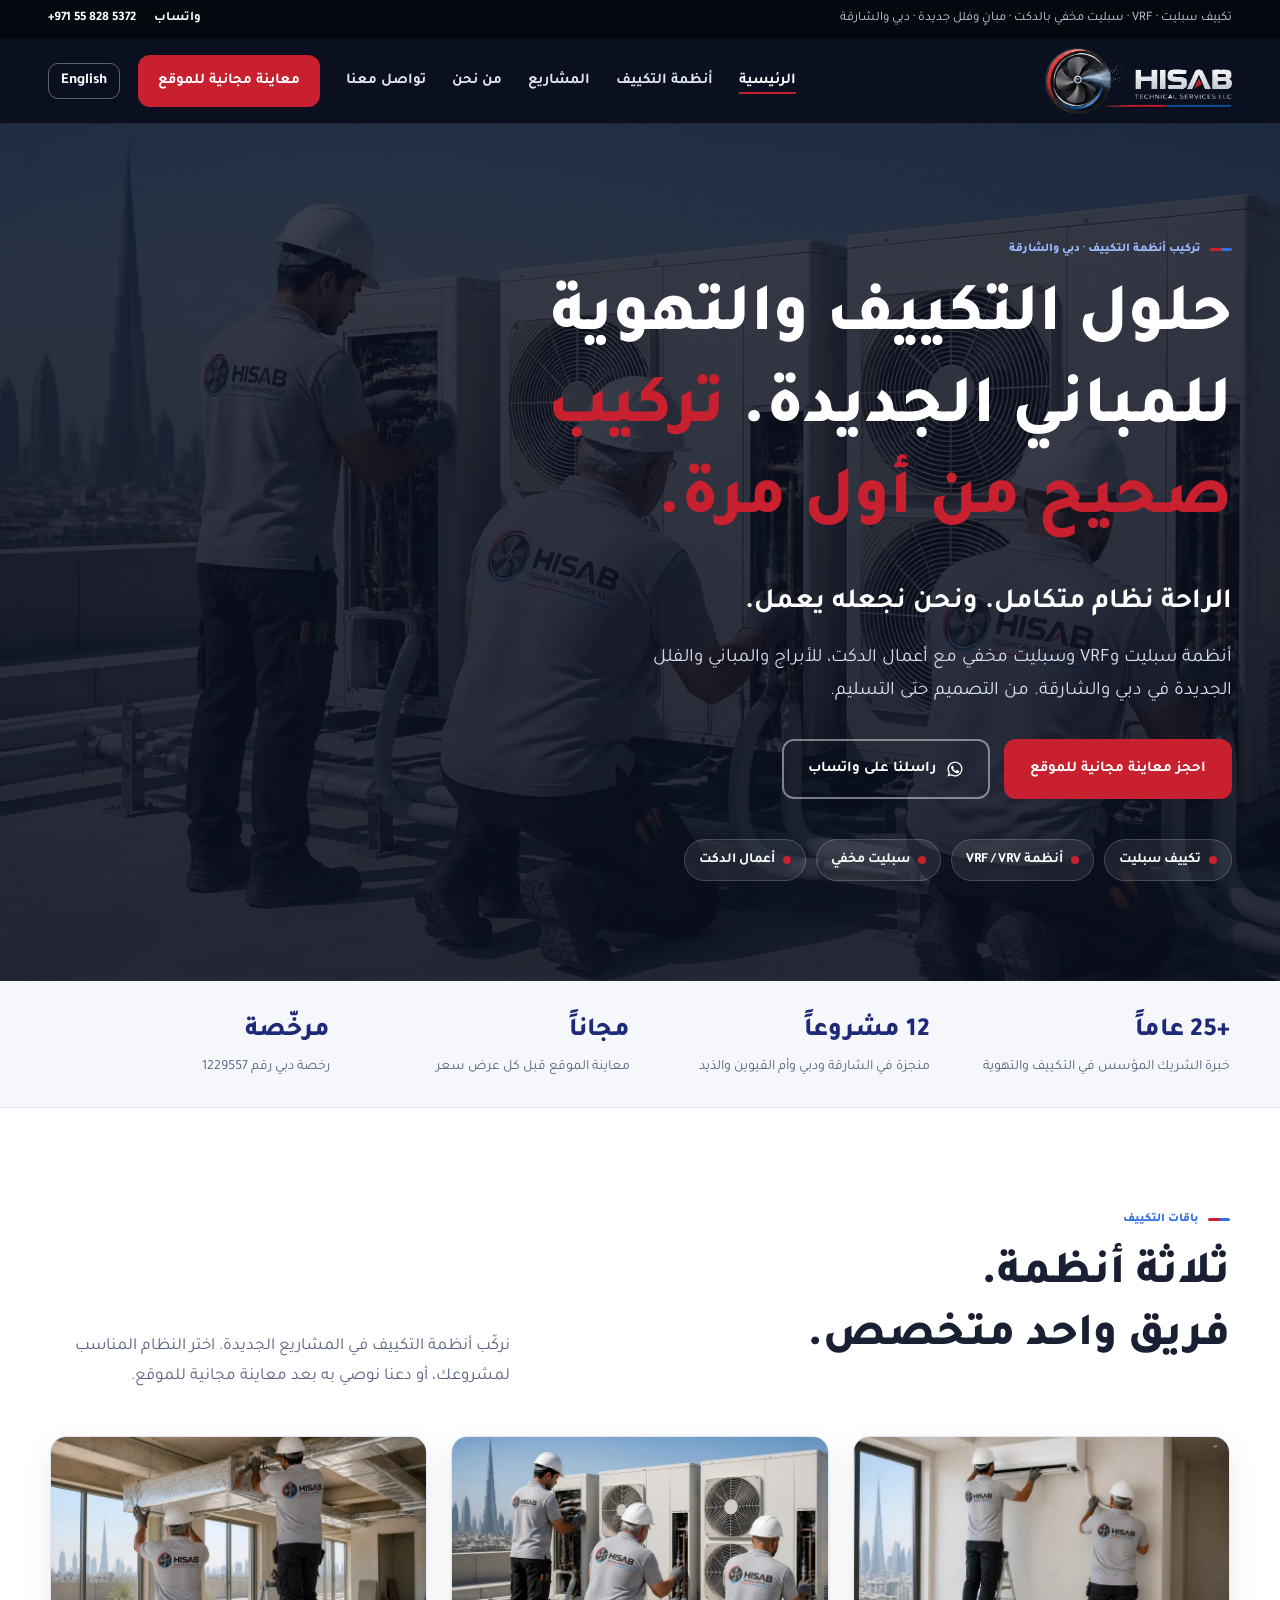
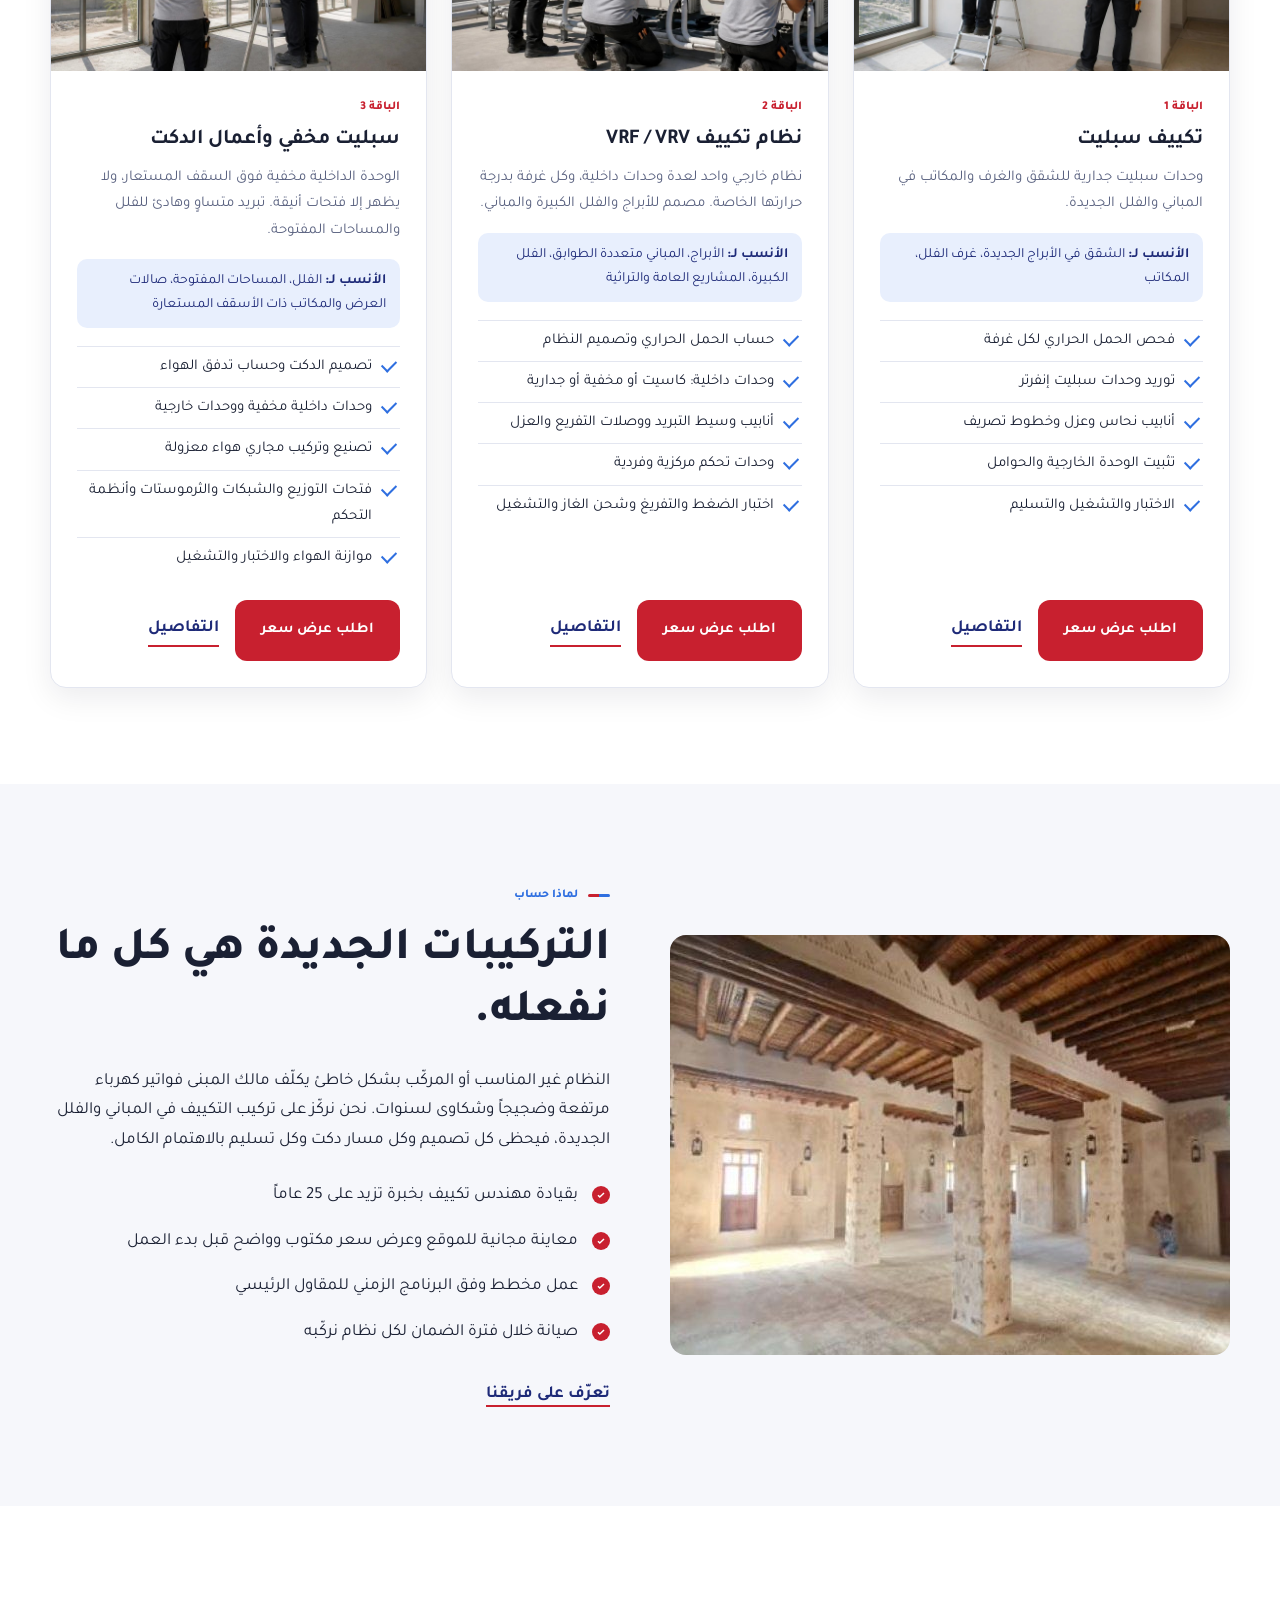
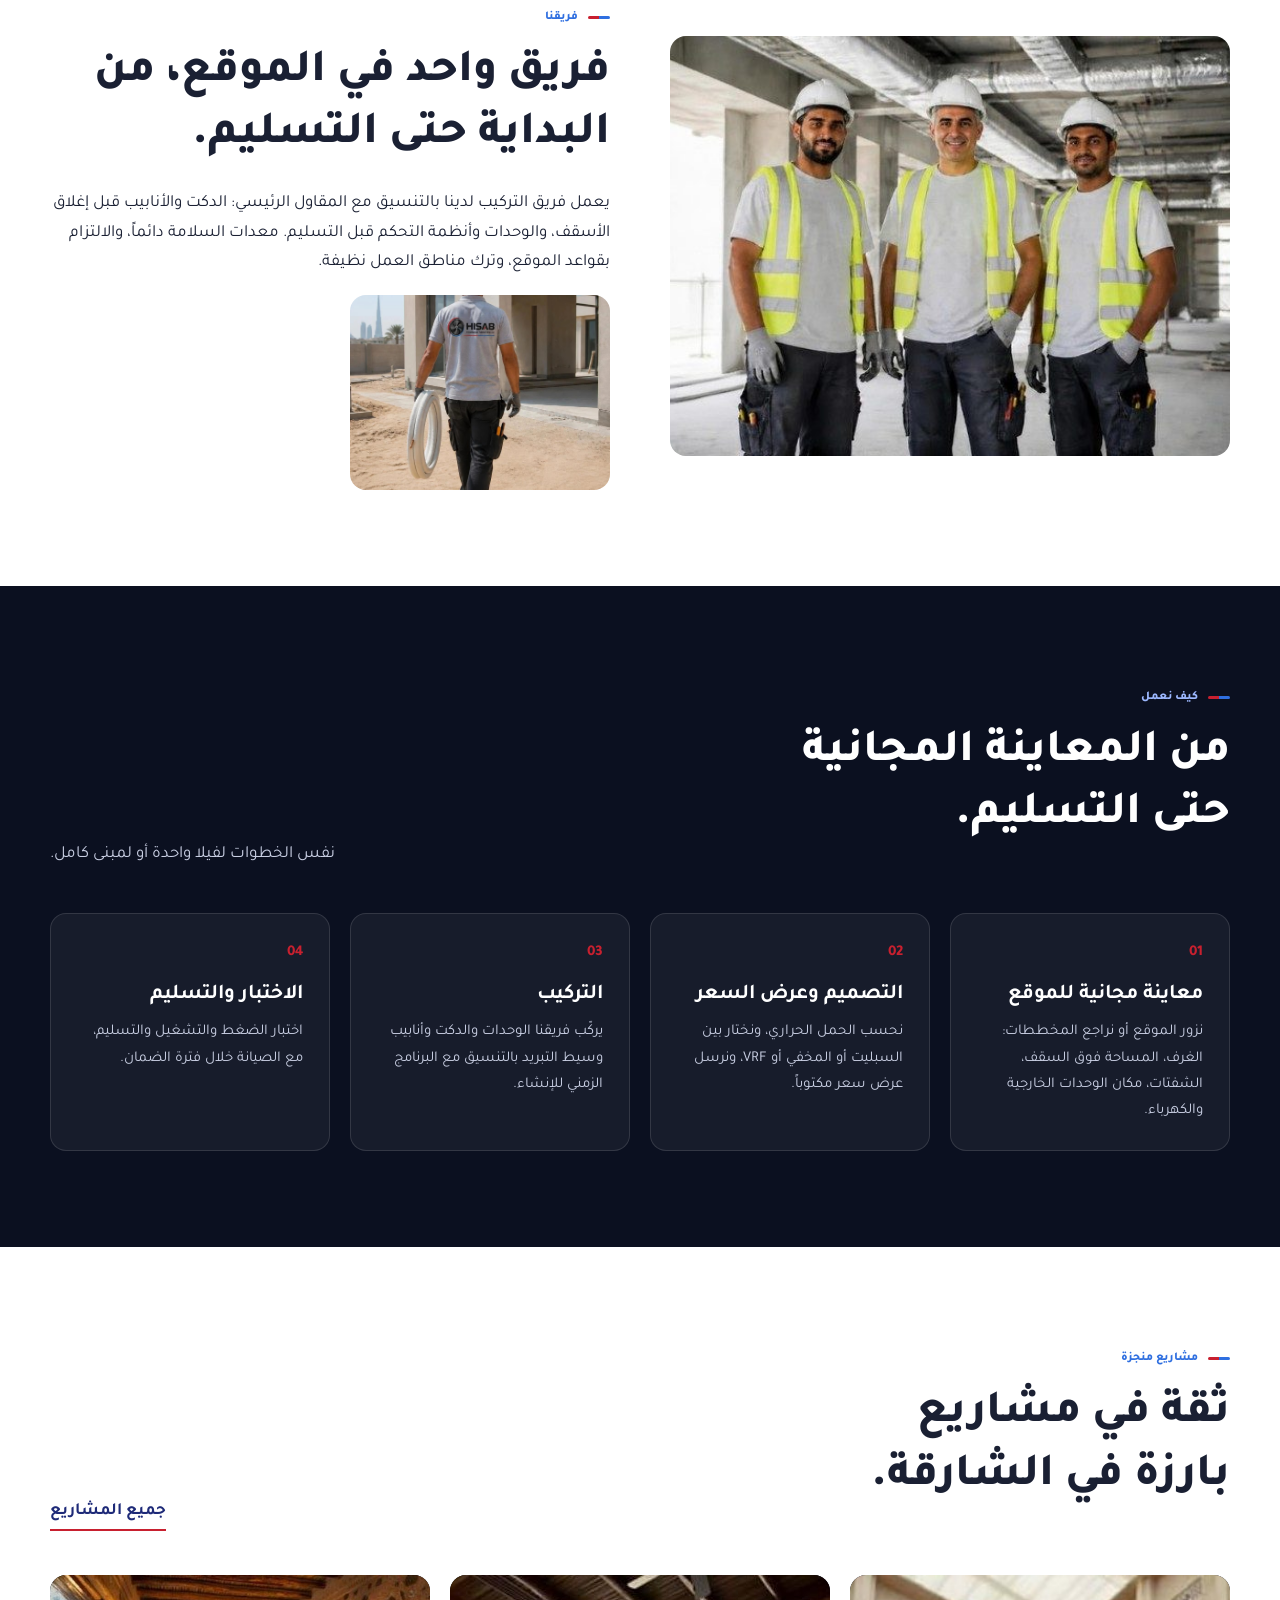
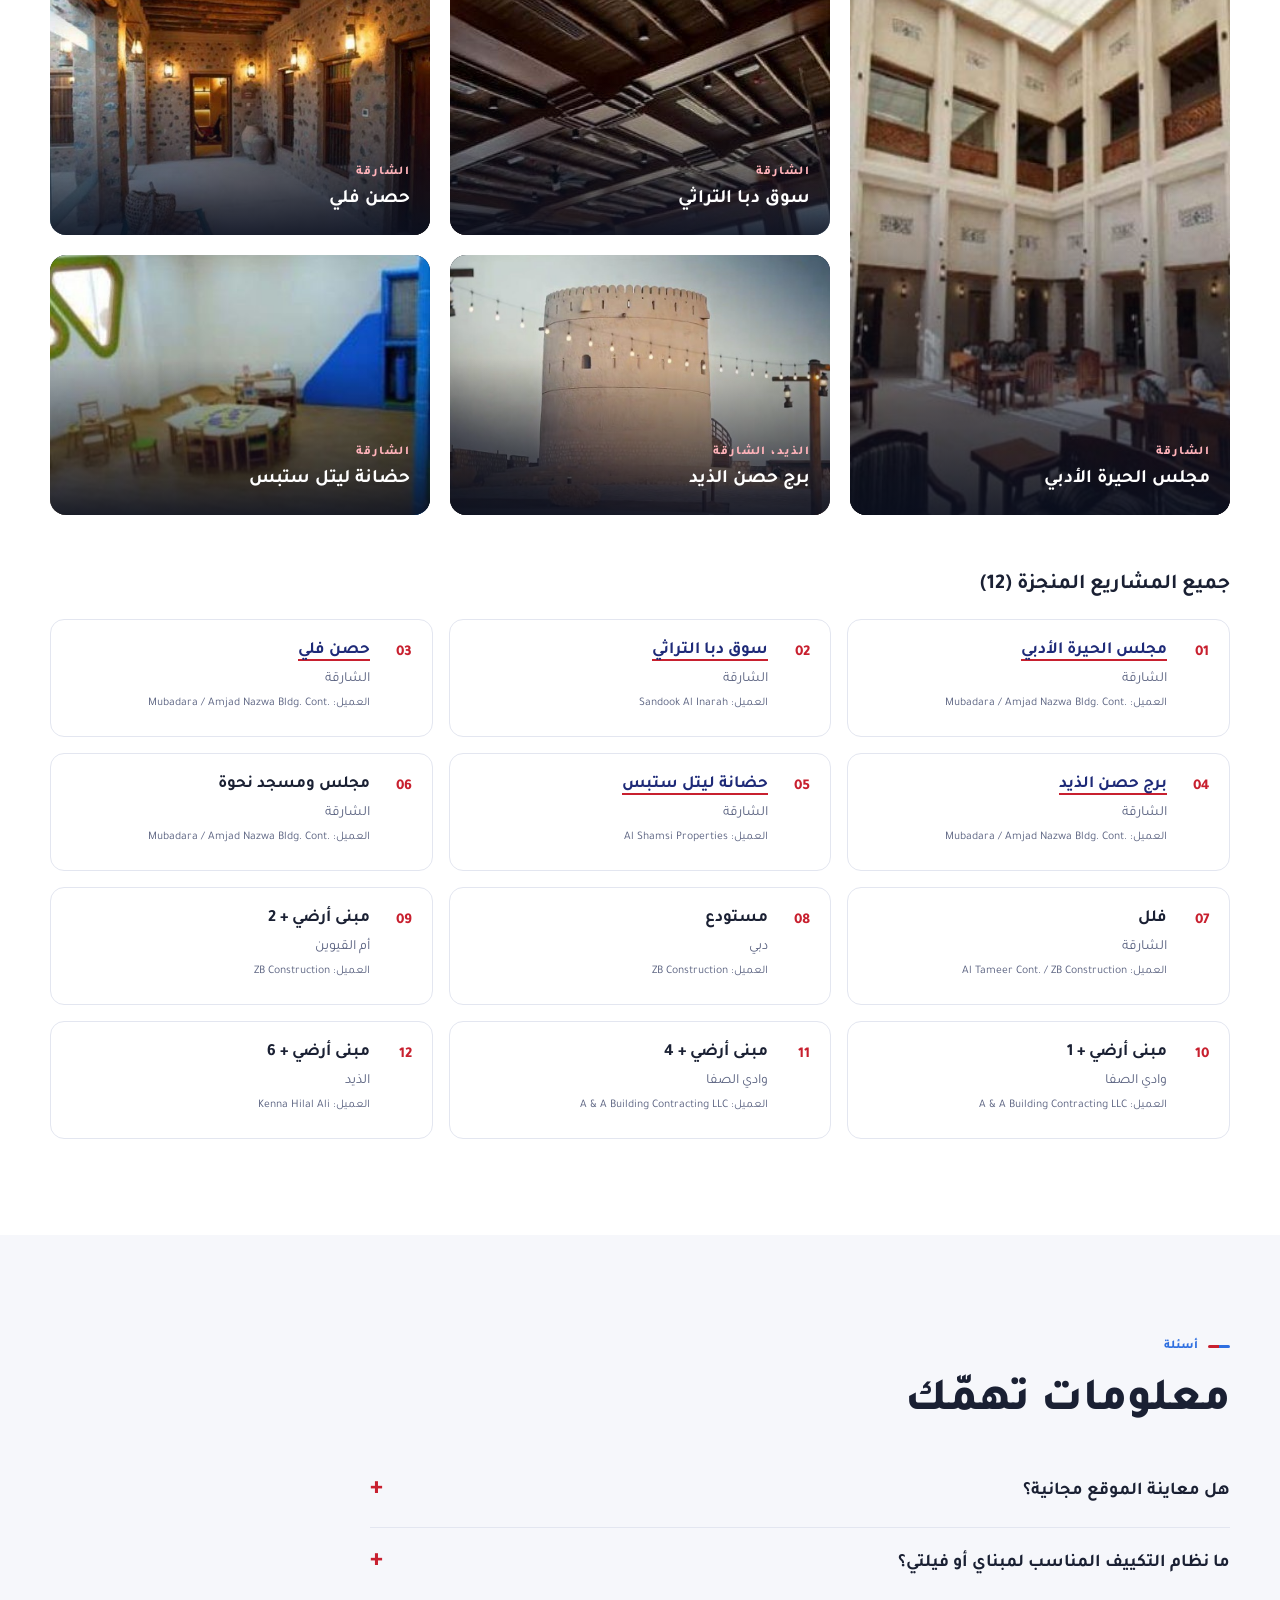
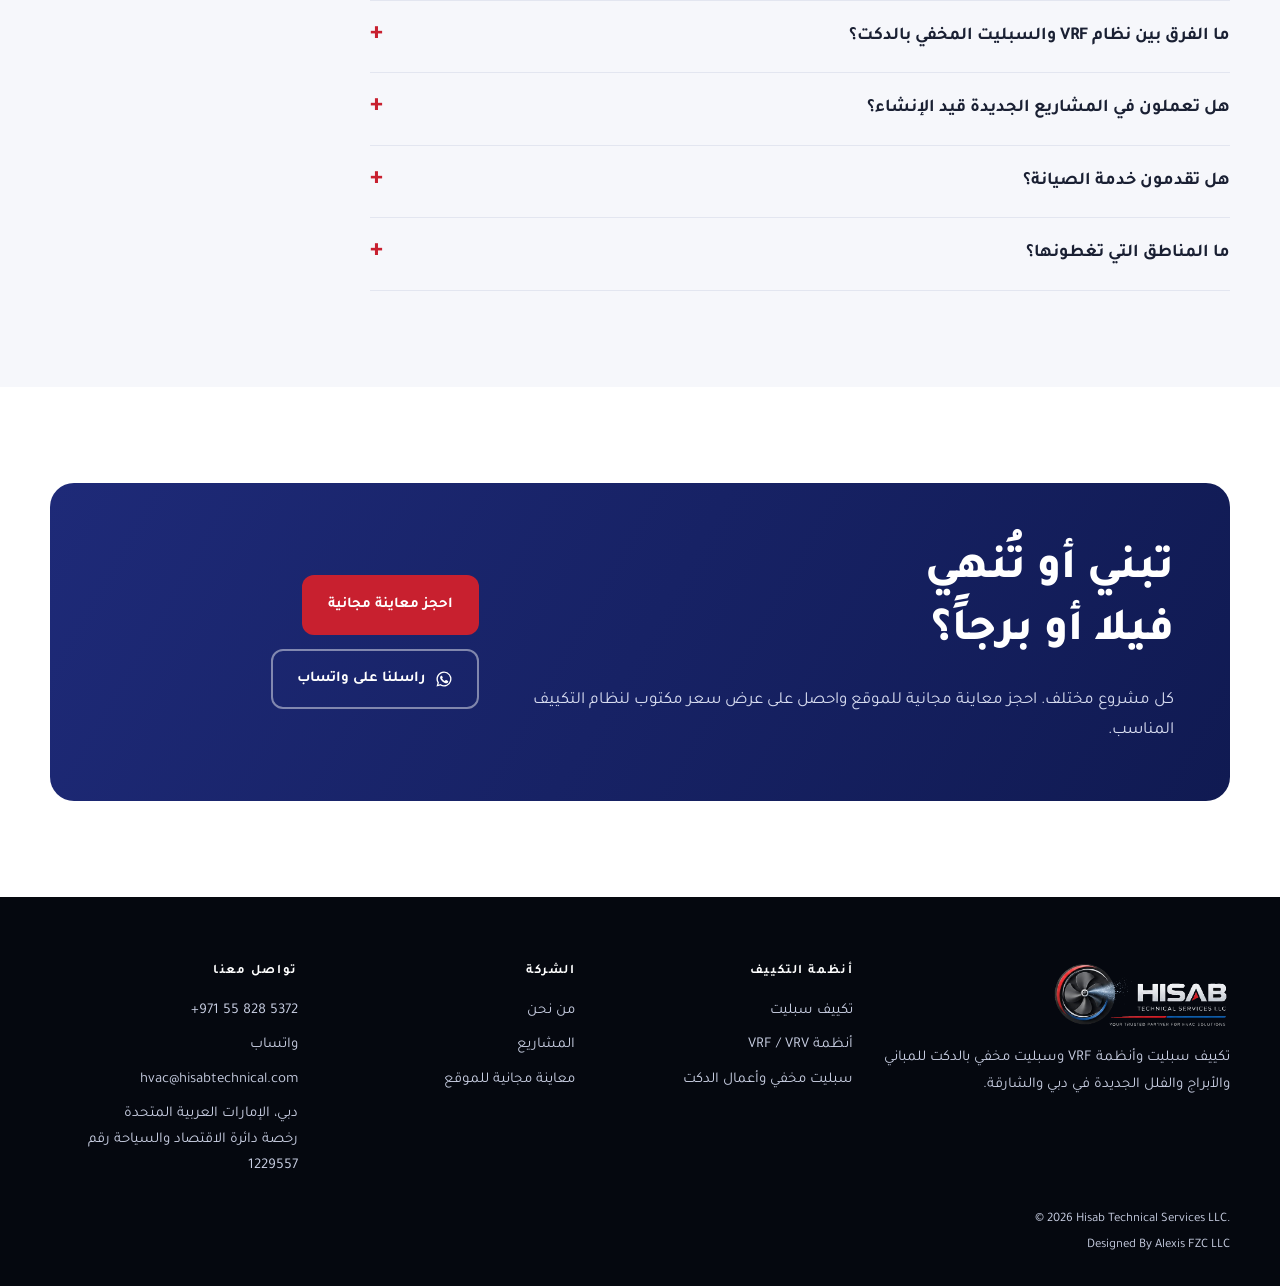
<file: ar/index.html>
<!doctype html>
<html lang="ar" dir="rtl">
<head>
<meta charset="utf-8">
<meta name="viewport" content="width=device-width,initial-scale=1">
<title>تركيب تكييف سبليت وVRF ومخفي بالدكت للمباني والفلل في دبي | حساب للخدمات الفنية</title>
<meta name="description" content="حساب للخدمات الفنية تركّب تكييف سبليت وأنظمة VRF/VRV وسبليت مخفي مع أعمال الدكت للمباني والأبراج والفلل الجديدة في دبي والشارقة. معاينة مجانية للموقع.">
<meta name="keywords" content="تركيب تكييف سبليت, تركيب VRF دبي, نظام VRV, سبليت مخفي, تكييف مخفي بالدكت, أعمال الدكت, تكييف المباني الجديدة, تكييف الفلل, شركة تكييف دبي, تركيب تكييف دبي, مقاول تكييف دبي, تركيب تكييف الشارقة, HVAC دبي">
<meta name="robots" content="index,follow,max-image-preview:large,max-snippet:-1">
<meta name="geo.region" content="AE-DU">
<meta name="geo.placename" content="Dubai">
<link rel="canonical" href="https://hisabtechnical.com/ar/">
<link rel="alternate" hreflang="en" href="https://hisabtechnical.com/">
<link rel="alternate" hreflang="ar" href="https://hisabtechnical.com/ar/">
<link rel="alternate" hreflang="x-default" href="https://hisabtechnical.com/">
<meta property="og:type" content="website">
<meta property="og:site_name" content="حساب للخدمات الفنية">
<meta property="og:locale" content="ar_AE">
<meta property="og:locale:alternate" content="en_AE">
<meta property="og:title" content="تركيب تكييف سبليت وVRF ومخفي بالدكت للمباني والفلل في دبي | حساب للخدمات الفنية">
<meta property="og:description" content="حساب للخدمات الفنية تركّب تكييف سبليت وأنظمة VRF/VRV وسبليت مخفي مع أعمال الدكت للمباني والأبراج والفلل الجديدة في دبي والشارقة. معاينة مجانية للموقع.">
<meta property="og:url" content="https://hisabtechnical.com/ar/">
<meta property="og:image" content="https://hisabtechnical.com/assets/og-image.jpg">
<meta property="og:image:alt" content="فريق حساب للخدمات الفنية أثناء تركيب أنظمة التكييف في دبي">
<meta name="twitter:card" content="summary_large_image">
<meta name="twitter:title" content="تركيب تكييف سبليت وVRF ومخفي بالدكت للمباني والفلل في دبي | حساب للخدمات الفنية">
<meta name="twitter:description" content="حساب للخدمات الفنية تركّب تكييف سبليت وأنظمة VRF/VRV وسبليت مخفي مع أعمال الدكت للمباني والأبراج والفلل الجديدة في دبي والشارقة. معاينة مجانية للموقع.">
<meta name="theme-color" content="#0b1020">
<link rel="icon" type="image/png" href="../assets/favicon.png">
<link rel="apple-touch-icon" href="../assets/apple-touch-icon.png">
<link rel="preconnect" href="https://fonts.googleapis.com">
<link rel="preconnect" href="https://fonts.gstatic.com" crossorigin>
<link href="https://fonts.googleapis.com/css2?family=Manrope:wght@400;500;600;700;800&family=Tajawal:wght@400;500;700;800&display=swap" rel="stylesheet">
<link rel="stylesheet" href="../styles.css">
<script type="application/ld+json">{"@context": "https://schema.org", "@type": "HVACBusiness", "name": "حساب للخدمات الفنية ذ.م.م", "@id": "https://hisabtechnical.com/#business", "alternateName": ["Hisab Technical Services LLC", "Hisab Technical Services"], "inLanguage": "ar", "description": "مقاول تكييف في دبي يصمم ويورّد ويركّب ويشغّل أنظمة تكييف سبليت وVRF/VRV والسبليت المخفي مع أعمال الدكت للمباني والأبراج والفلل الجديدة في دبي والشارقة.", "founder": [{"@type": "Person", "name": "Eng. Mohammad Rafique Attar", "jobTitle": "Founding Partner"}, {"@type": "Person", "name": "Muhammad Saadat Shafqat", "honorificSuffix": "ACA", "jobTitle": "Co-Founder & Managing Director"}], "identifier": {"@type": "PropertyValue", "name": "DED licence", "value": "1229557"}, "knowsLanguage": ["ar", "en"], "slogan": "شريكك الموثوق لحلول التكييف والتهوية", "url": "https://hisabtechnical.com/ar/", "telephone": "+971558285372", "email": "hvac@hisabtechnical.com", "image": "https://hisabtechnical.com/assets/og-image.jpg", "logo": "https://hisabtechnical.com/assets/hisab-logo.png", "foundingDate": "2023-08", "address": {"@type": "PostalAddress", "addressLocality": "دبي", "addressCountry": "AE"}, "areaServed": [{"@type": "City", "name": "دبي"}, {"@type": "City", "name": "الشارقة"}, {"@type": "Country", "name": "الإمارات العربية المتحدة"}], "sameAs": ["https://instagram.com/hisab_technical_services_llc"], "hasOfferCatalog": {"@type": "OfferCatalog", "name": "تركيب أنظمة التكييف", "itemListElement": [{"@type": "Offer", "itemOffered": {"@type": "Service", "name": "توريد وتركيب تكييف سبليت للمباني والفلل الجديدة"}}, {"@type": "Offer", "itemOffered": {"@type": "Service", "name": "تصميم وتركيب وتشغيل أنظمة تكييف VRF / VRV"}}, {"@type": "Offer", "itemOffered": {"@type": "Service", "name": "تصميم وتركيب تكييف سبليت مخفي وأعمال الدكت"}}, {"@type": "Offer", "itemOffered": {"@type": "Service", "name": "معاينة مجانية للموقع"}}]}}</script>
<script type="application/ld+json">{"@context": "https://schema.org", "@type": "FAQPage", "inLanguage": "ar", "mainEntity": [{"@type": "Question", "name": "هل معاينة الموقع مجانية؟", "acceptedAnswer": {"@type": "Answer", "text": "نعم. كل مشروع مختلف، لذلك نعاين الموقع أولاً. المعاينة مجانية، وبعدها تستلم عرض سعر مكتوباً."}}, {"@type": "Question", "name": "ما نظام التكييف المناسب لمبناي أو فيلتي؟", "acceptedAnswer": {"@type": "Answer", "text": "يعتمد ذلك على عدد الغرف والمساحة فوق السقف وطريقة استخدام المبنى. الوحدات السبليت تناسب الغرف المنفردة والشقق. السبليت المخفي بالدكت يخفي الوحدة الداخلية فوق السقف المستعار ويناسب الفلل والمساحات المفتوحة. نظام VRF يناسب الفلل الكبيرة والأبراج والمباني متعددة الغرف على نظام خارجي واحد. نوصي بالنظام المناسب بعد معاينة الموقع."}}, {"@type": "Question", "name": "ما الفرق بين نظام VRF والسبليت المخفي بالدكت؟", "acceptedAnswer": {"@type": "Answer", "text": "نظام السبليت المخفي يستخدم وحدة داخلية واحدة توزّع الهواء البارد عبر مجاري الدكت إلى عدة غرف، وغالباً بثرموستات واحد لكل نظام. أما نظام VRF (تدفق متغير لوسيط التبريد، ويُسمّى أيضاً VRV) فيربط عدة وحدات داخلية بوحدة خارجية واحدة، فيمكن ضبط حرارة كل غرفة على حدة."}}, {"@type": "Question", "name": "هل تعملون في المشاريع الجديدة قيد الإنشاء؟", "acceptedAnswer": {"@type": "Answer", "text": "نعم. التركيبات الجديدة هي تخصصنا: التكييف وأعمال الدكت للمباني والأبراج والفلل الجديدة، من مرحلة التصميم حتى التركيب والاختبار والتسليم."}}, {"@type": "Question", "name": "هل تقدمون خدمة الصيانة؟", "acceptedAnswer": {"@type": "Answer", "text": "نحن متخصصون في التركيبات الجديدة. نقدم الصيانة للأنظمة التي قمنا بتركيبها خلال فترة الضمان."}}, {"@type": "Question", "name": "ما المناطق التي تغطونها؟", "acceptedAnswer": {"@type": "Answer", "text": "مقرنا في دبي ونعمل في دبي والشارقة، ولدينا مشاريع منجزة في الشارقة والذيد وأم القيوين ودبي."}}]}</script>
</head>
<body>
<a class="skip" href="#main">انتقل إلى المحتوى</a>
<div class="topbar"><div class="wrap"><span>تكييف سبليت · VRF · سبليت مخفي بالدكت<span class="hide-sm"> · مبانٍ وفلل جديدة · دبي والشارقة</span></span><span class="top-links"><a href="https://wa.me/971558285372?text=%D9%85%D8%B1%D8%AD%D8%A8%D8%A7%D9%8B%20%D8%AD%D8%B3%D8%A7%D8%A8%D8%8C%20%D8%A3%D8%B1%D8%BA%D8%A8%20%D9%81%D9%8A%20%D9%85%D8%B9%D8%A7%D9%8A%D9%86%D8%A9%20%D9%85%D8%AC%D8%A7%D9%86%D9%8A%D8%A9%20%D9%84%D9%84%D9%85%D9%88%D9%82%D8%B9." target="_blank" rel="noopener">واتساب</a><a href="tel:+971558285372"><bdi dir="ltr">+971 55 828 5372</bdi></a></span></div></div>
<header class="header"><div class="wrap nav">
<a class="brand" href="index.html" aria-label="حساب للخدمات الفنية – الرئيسية"><img src="../assets/hisab-logo-header-v3.png" alt="حساب للخدمات الفنية ذ.م.م – شريكك الموثوق لحلول التكييف والتهوية" width="576" height="203"></a>
<div class="nav-end"><nav class="menu" id="menu" aria-label="القائمة الرئيسية"><a href="index.html" aria-current="page">الرئيسية</a><a href="ac-systems.html">أنظمة التكييف</a><a href="projects.html">المشاريع</a><a href="about.html">من نحن</a><a href="contact.html">تواصل معنا</a><a class="btn btn-red" href="contact.html#book">معاينة مجانية للموقع</a></nav>
<a class="lang-switch" href="../index.html" hreflang="en" lang="en">English</a><button class="menu-toggle" aria-label="فتح القائمة" aria-expanded="false" aria-controls="menu">☰</button></div>
</div></header>
<main id="main">
<section class="hero"><div class="hero-bg" role="img" aria-label="فنيو حساب يركّبون وحدات VRF خارجية على سطح مبنى في دبي"></div><div class="wrap">
<div class="eyebrow">تركيب أنظمة التكييف · دبي والشارقة</div>
<h1>حلول التكييف والتهوية للمباني الجديدة. <span class="accent">تركيب صحيح من أول مرة.</span></h1>
<p class="tagline">الراحة نظام متكامل. ونحن نجعله يعمل.</p>
<p class="lead">أنظمة سبليت وVRF وسبليت مخفي مع أعمال الدكت، للأبراج والمباني والفلل الجديدة في دبي والشارقة. من التصميم حتى التسليم.</p>
<div class="hero-actions"><a class="btn btn-red" href="contact.html#book">احجز معاينة مجانية للموقع</a><a class="btn btn-ghost" href="https://wa.me/971558285372?text=%D9%85%D8%B1%D8%AD%D8%A8%D8%A7%D9%8B%20%D8%AD%D8%B3%D8%A7%D8%A8%D8%8C%20%D8%A3%D8%B1%D8%BA%D8%A8%20%D9%81%D9%8A%20%D9%85%D8%B9%D8%A7%D9%8A%D9%86%D8%A9%20%D9%85%D8%AC%D8%A7%D9%86%D9%8A%D8%A9%20%D9%84%D9%84%D9%85%D9%88%D9%82%D8%B9." target="_blank" rel="noopener"><svg class="wa" viewBox="0 0 24 24" aria-hidden="true"><path fill="currentColor" d="M12 2a10 10 0 0 0-8.6 15.1L2 22l5-1.3A10 10 0 1 0 12 2zm0 18.2a8.2 8.2 0 0 1-4.2-1.2l-.3-.2-3 .8.8-2.9-.2-.3A8.2 8.2 0 1 1 12 20.2zm4.5-6.1c-.2-.1-1.5-.7-1.7-.8s-.4-.1-.6.1-.7.8-.8 1-.3.2-.5.1a6.7 6.7 0 0 1-3.3-2.9c-.3-.4.3-.4.7-1.3.1-.2 0-.3 0-.4l-.8-1.8c-.2-.5-.4-.4-.6-.4h-.5a1 1 0 0 0-.7.3 3 3 0 0 0-.9 2.2 5.2 5.2 0 0 0 1.1 2.7 11.8 11.8 0 0 0 4.5 4c1.7.7 2.3.8 3.2.7a2.7 2.7 0 0 0 1.8-1.3 2.2 2.2 0 0 0 .2-1.3c-.1-.1-.3-.2-.5-.3z"/></svg> راسلنا على واتساب</a></div>
<div class="hero-chips"><span class="chip">تكييف سبليت</span><span class="chip">أنظمة VRF / VRV</span><span class="chip">سبليت مخفي</span><span class="chip">أعمال الدكت</span></div>
</div></section>
<section class="trust"><div class="wrap">
<div><b>+25 عاماً</b><span>خبرة الشريك المؤسس في التكييف والتهوية</span></div>
<div><b>12 مشروعاً</b><span>منجزة في الشارقة ودبي وأم القيوين والذيد</span></div>
<div><b>مجاناً</b><span>معاينة الموقع قبل كل عرض سعر</span></div>
<div><b>مرخّصة</b><span>رخصة دبي رقم <bdi dir="ltr">1229557</bdi></span></div>
</div></section>

<section class="section"><div class="wrap">
<div class="head"><div><div class="eyebrow">باقات التكييف</div><h2>ثلاثة أنظمة.<br>فريق واحد متخصص.</h2></div>
<p>نركّب أنظمة التكييف في المشاريع الجديدة. اختر النظام المناسب لمشروعك، أو دعنا نوصي به بعد معاينة مجانية للموقع.</p></div>
<div class="packages">
<article class="pkg"><img src="../assets/photos/pkg-split.jpg" alt="فنيو حساب بالزي الموحد يركّبون وحدة تكييف سبليت في شقة جديدة في دبي" loading="lazy" width="800" height="500"><div class="pkg-body">
<div class="tag">الباقة 1</div><h3>تكييف سبليت</h3><p>وحدات سبليت جدارية للشقق والغرف والمكاتب في المباني والفلل الجديدة.</p><div class="best"><b>الأنسب لـ:</b> الشقق في الأبراج الجديدة، غرف الفلل، المكاتب</div>
<ul><li>فحص الحمل الحراري لكل غرفة</li><li>توريد وحدات سبليت إنفرتر</li><li>أنابيب نحاس وعزل وخطوط تصريف</li><li>تثبيت الوحدة الخارجية والحوامل</li><li>الاختبار والتشغيل والتسليم</li></ul>
<div class="actions"><a class="btn btn-red" href="contact.html?system=split#book">اطلب عرض سعر</a><a class="link" href="ac-systems.html#split">التفاصيل</a></div>
</div></article>
<article class="pkg"><img src="../assets/photos/pkg-vrf.jpg" alt="فنيو حساب يركّبون وحدات VRF خارجية على سطح مبنى في دبي" loading="lazy" width="800" height="500"><div class="pkg-body">
<div class="tag">الباقة 2</div><h3>نظام تكييف VRF / VRV</h3><p>نظام خارجي واحد لعدة وحدات داخلية، وكل غرفة بدرجة حرارتها الخاصة. مصمم للأبراج والفلل الكبيرة والمباني.</p><div class="best"><b>الأنسب لـ:</b> الأبراج، المباني متعددة الطوابق، الفلل الكبيرة، المشاريع العامة والتراثية</div>
<ul><li>حساب الحمل الحراري وتصميم النظام</li><li>وحدات داخلية: كاسيت أو مخفية أو جدارية</li><li>أنابيب وسيط التبريد ووصلات التفريع والعزل</li><li>وحدات تحكم مركزية وفردية</li><li>اختبار الضغط والتفريغ وشحن الغاز والتشغيل</li></ul>
<div class="actions"><a class="btn btn-red" href="contact.html?system=vrf#book">اطلب عرض سعر</a><a class="link" href="ac-systems.html#vrf">التفاصيل</a></div>
</div></article>
<article class="pkg"><img src="../assets/photos/pkg-ducted.jpg" alt="فنيو حساب يركّبون مجاري هواء معزولة في فيلا جديدة" loading="lazy" width="800" height="500"><div class="pkg-body">
<div class="tag">الباقة 3</div><h3>سبليت مخفي وأعمال الدكت</h3><p>الوحدة الداخلية مخفية فوق السقف المستعار، ولا يظهر إلا فتحات أنيقة. تبريد متساوٍ وهادئ للفلل والمساحات المفتوحة.</p><div class="best"><b>الأنسب لـ:</b> الفلل، المساحات المفتوحة، صالات العرض والمكاتب ذات الأسقف المستعارة</div>
<ul><li>تصميم الدكت وحساب تدفق الهواء</li><li>وحدات داخلية مخفية ووحدات خارجية</li><li>تصنيع وتركيب مجاري هواء معزولة</li><li>فتحات التوزيع والشبكات والثرموستات وأنظمة التحكم</li><li>موازنة الهواء والاختبار والتشغيل</li></ul>
<div class="actions"><a class="btn btn-red" href="contact.html?system=ducted#book">اطلب عرض سعر</a><a class="link" href="ac-systems.html#ducted">التفاصيل</a></div>
</div></article>
</div>
</div></section>

<section class="section alt"><div class="wrap split">
<img src="../assets/photos/why.jpg" alt="قاعة بأعمدة وسقف خشبي في مجلس الحيرة الأدبي، أحد مشاريع حساب" loading="lazy" width="900" height="600">
<div><div class="eyebrow">لماذا حساب</div><h2>التركيبات الجديدة هي كل ما نفعله.</h2>
<p>النظام غير المناسب أو المركّب بشكل خاطئ يكلّف مالك المبنى فواتير كهرباء مرتفعة وضجيجاً وشكاوى لسنوات. نحن نركّز على تركيب التكييف في المباني والفلل الجديدة، فيحظى كل تصميم وكل مسار دكت وكل تسليم بالاهتمام الكامل.</p>
<ul class="ticks"><li>بقيادة مهندس تكييف بخبرة تزيد على 25 عاماً</li><li>معاينة مجانية للموقع وعرض سعر مكتوب وواضح قبل بدء العمل</li><li>عمل مخطط وفق البرنامج الزمني للمقاول الرئيسي</li><li>صيانة خلال فترة الضمان لكل نظام نركّبه</li></ul>
<a class="link" href="about.html">تعرّف على فريقنا</a></div>
</div></section>
<section class="section"><div class="wrap split">
<img src="../assets/photos/team.jpg" alt="فريق تركيب حساب للخدمات الفنية في موقع إنشاء" loading="lazy" width="900" height="600">
<div><div class="eyebrow">فريقنا</div><h2>فريق واحد في الموقع، من البداية حتى التسليم.</h2>
<p>يعمل فريق التركيب لدينا بالتنسيق مع المقاول الرئيسي: الدكت والأنابيب قبل إغلاق الأسقف، والوحدات وأنظمة التحكم قبل التسليم. معدات السلامة دائماً، والالتزام بقواعد الموقع، وترك مناطق العمل نظيفة.</p>
<img src="../assets/photos/uniform-back.jpg" alt="فني من حساب يحمل شعار الشركة على زيه ويحمل أنابيب نحاس في موقع فيلا" loading="lazy" width="400" height="500" style="max-width:260px;margin-top:10px"></div>
</div></section>

<section class="section dark"><div class="wrap">
<div class="head"><div><div class="eyebrow">كيف نعمل</div><h2>من المعاينة المجانية<br>حتى التسليم.</h2></div><p>نفس الخطوات لفيلا واحدة أو لمبنى كامل.</p></div>
<div class="steps">
<div class="step"><h3>معاينة مجانية للموقع</h3><p>نزور الموقع أو نراجع المخططات: الغرف، المساحة فوق السقف، الشفتات، مكان الوحدات الخارجية والكهرباء.</p></div>
<div class="step"><h3>التصميم وعرض السعر</h3><p>نحسب الحمل الحراري، ونختار بين السبليت أو المخفي أو VRF، ونرسل عرض سعر مكتوباً.</p></div>
<div class="step"><h3>التركيب</h3><p>يركّب فريقنا الوحدات والدكت وأنابيب وسيط التبريد بالتنسيق مع البرنامج الزمني للإنشاء.</p></div>
<div class="step"><h3>الاختبار والتسليم</h3><p>اختبار الضغط والتشغيل والتسليم، مع الصيانة خلال فترة الضمان.</p></div>
</div>
</div></section>

<section class="section"><div class="wrap">
<div class="head"><div><div class="eyebrow">مشاريع منجزة</div><h2>ثقة في مشاريع<br>بارزة في الشارقة.</h2></div><a class="link" href="projects.html">جميع المشاريع</a></div>
<div class="projects">
<a class="proj big" href="projects.html#heera"><img src="../assets/projects/heera-interior.jpg" alt="قاعة الفناء في مجلس الحيرة الأدبي، الشارقة" loading="lazy"><span><small>الشارقة</small><b>مجلس الحيرة الأدبي</b></span></a>
<a class="proj" href="projects.html#dibba"><img src="../assets/projects/dibba-ceiling.jpg" alt="سقف مع فتحات هواء طولية في سوق دبا التراثي" loading="lazy"><span><small>الشارقة</small><b>سوق دبا التراثي</b></span></a>
<a class="proj" href="projects.html#fili"><img src="../assets/projects/fili-corridor.jpg" alt="ممر بعد الترميم في حصن فلي" loading="lazy"><span><small>الشارقة</small><b>حصن فلي</b></span></a>
<a class="proj" href="projects.html#dhaid"><img src="../assets/projects/dhaid-tower.jpg" alt="برج حصن الذيد عند الغروب" loading="lazy"><span><small>الذيد، الشارقة</small><b>برج حصن الذيد</b></span></a>
<a class="proj" href="projects.html#steps"><img src="../assets/projects/steps-interior.jpg" alt="فصل دراسي مع فتحات هواء في السقف في حضانة ليتل ستبس" loading="lazy"><span><small>الشارقة</small><b>حضانة ليتل ستبس</b></span></a>
</div>
<h3 style="margin-top:56px">جميع المشاريع المنجزة (12)</h3>
<div class="ref-grid"><div class="ref"><span class="num">01</span><div><h3><a href="projects.html#heera">مجلس الحيرة الأدبي</a></h3><p>الشارقة<br><small>العميل: <bdi dir="ltr">Mubadara / Amjad Nazwa Bldg. Cont.</bdi></small></p></div></div><div class="ref"><span class="num">02</span><div><h3><a href="projects.html#dibba">سوق دبا التراثي</a></h3><p>الشارقة<br><small>العميل: <bdi dir="ltr">Sandook Al Inarah</bdi></small></p></div></div><div class="ref"><span class="num">03</span><div><h3><a href="projects.html#fili">حصن فلي</a></h3><p>الشارقة<br><small>العميل: <bdi dir="ltr">Mubadara / Amjad Nazwa Bldg. Cont.</bdi></small></p></div></div><div class="ref"><span class="num">04</span><div><h3><a href="projects.html#dhaid">برج حصن الذيد</a></h3><p>الشارقة<br><small>العميل: <bdi dir="ltr">Mubadara / Amjad Nazwa Bldg. Cont.</bdi></small></p></div></div><div class="ref"><span class="num">05</span><div><h3><a href="projects.html#steps">حضانة ليتل ستبس</a></h3><p>الشارقة<br><small>العميل: <bdi dir="ltr">Al Shamsi Properties</bdi></small></p></div></div><div class="ref"><span class="num">06</span><div><h3>مجلس ومسجد نحوة</h3><p>الشارقة<br><small>العميل: <bdi dir="ltr">Mubadara / Amjad Nazwa Bldg. Cont.</bdi></small></p></div></div><div class="ref"><span class="num">07</span><div><h3>فلل</h3><p>الشارقة<br><small>العميل: <bdi dir="ltr">Al Tameer Cont. / ZB Construction</bdi></small></p></div></div><div class="ref"><span class="num">08</span><div><h3>مستودع</h3><p>دبي<br><small>العميل: <bdi dir="ltr">ZB Construction</bdi></small></p></div></div><div class="ref"><span class="num">09</span><div><h3>مبنى أرضي + 2</h3><p>أم القيوين<br><small>العميل: <bdi dir="ltr">ZB Construction</bdi></small></p></div></div><div class="ref"><span class="num">10</span><div><h3>مبنى أرضي + 1</h3><p>وادي الصفا<br><small>العميل: <bdi dir="ltr">A &amp; A Building Contracting LLC</bdi></small></p></div></div><div class="ref"><span class="num">11</span><div><h3>مبنى أرضي + 4</h3><p>وادي الصفا<br><small>العميل: <bdi dir="ltr">A &amp; A Building Contracting LLC</bdi></small></p></div></div><div class="ref"><span class="num">12</span><div><h3>مبنى أرضي + 6</h3><p>الذيد<br><small>العميل: <bdi dir="ltr">Kenna Hilal Ali</bdi></small></p></div></div></div>
</div></section>

<section class="section alt"><div class="wrap">
<div class="eyebrow">أسئلة</div><h2>معلومات تهمّك</h2>
<div class="faq"><details><summary>هل معاينة الموقع مجانية؟</summary><p>نعم. كل مشروع مختلف، لذلك نعاين الموقع أولاً. المعاينة مجانية، وبعدها تستلم عرض سعر مكتوباً.</p></details><details><summary>ما نظام التكييف المناسب لمبناي أو فيلتي؟</summary><p>يعتمد ذلك على عدد الغرف والمساحة فوق السقف وطريقة استخدام المبنى. الوحدات السبليت تناسب الغرف المنفردة والشقق. السبليت المخفي بالدكت يخفي الوحدة الداخلية فوق السقف المستعار ويناسب الفلل والمساحات المفتوحة. نظام VRF يناسب الفلل الكبيرة والأبراج والمباني متعددة الغرف على نظام خارجي واحد. نوصي بالنظام المناسب بعد معاينة الموقع.</p></details><details><summary>ما الفرق بين نظام VRF والسبليت المخفي بالدكت؟</summary><p>نظام السبليت المخفي يستخدم وحدة داخلية واحدة توزّع الهواء البارد عبر مجاري الدكت إلى عدة غرف، وغالباً بثرموستات واحد لكل نظام. أما نظام VRF (تدفق متغير لوسيط التبريد، ويُسمّى أيضاً VRV) فيربط عدة وحدات داخلية بوحدة خارجية واحدة، فيمكن ضبط حرارة كل غرفة على حدة.</p></details><details><summary>هل تعملون في المشاريع الجديدة قيد الإنشاء؟</summary><p>نعم. التركيبات الجديدة هي تخصصنا: التكييف وأعمال الدكت للمباني والأبراج والفلل الجديدة، من مرحلة التصميم حتى التركيب والاختبار والتسليم.</p></details><details><summary>هل تقدمون خدمة الصيانة؟</summary><p>نحن متخصصون في التركيبات الجديدة. نقدم الصيانة للأنظمة التي قمنا بتركيبها خلال فترة الضمان.</p></details><details><summary>ما المناطق التي تغطونها؟</summary><p>مقرنا في دبي ونعمل في دبي والشارقة، ولدينا مشاريع منجزة في الشارقة والذيد وأم القيوين ودبي.</p></details></div>
</div></section>
<section class="section"><div class="wrap"><div class="cta">
<div><h2>تبني أو تُنهي<br>فيلا أو برجاً؟</h2><p>كل مشروع مختلف. احجز معاينة مجانية للموقع واحصل على عرض سعر مكتوب لنظام التكييف المناسب.</p></div>
<div class="actions"><a class="btn btn-red" href="contact.html#book">احجز معاينة مجانية</a><a class="btn btn-ghost" href="https://wa.me/971558285372?text=%D9%85%D8%B1%D8%AD%D8%A8%D8%A7%D9%8B%20%D8%AD%D8%B3%D8%A7%D8%A8%D8%8C%20%D8%A3%D8%B1%D8%BA%D8%A8%20%D9%81%D9%8A%20%D9%85%D8%B9%D8%A7%D9%8A%D9%86%D8%A9%20%D9%85%D8%AC%D8%A7%D9%86%D9%8A%D8%A9%20%D9%84%D9%84%D9%85%D9%88%D9%82%D8%B9." target="_blank" rel="noopener"><svg class="wa" viewBox="0 0 24 24" aria-hidden="true"><path fill="currentColor" d="M12 2a10 10 0 0 0-8.6 15.1L2 22l5-1.3A10 10 0 1 0 12 2zm0 18.2a8.2 8.2 0 0 1-4.2-1.2l-.3-.2-3 .8.8-2.9-.2-.3A8.2 8.2 0 1 1 12 20.2zm4.5-6.1c-.2-.1-1.5-.7-1.7-.8s-.4-.1-.6.1-.7.8-.8 1-.3.2-.5.1a6.7 6.7 0 0 1-3.3-2.9c-.3-.4.3-.4.7-1.3.1-.2 0-.3 0-.4l-.8-1.8c-.2-.5-.4-.4-.6-.4h-.5a1 1 0 0 0-.7.3 3 3 0 0 0-.9 2.2 5.2 5.2 0 0 0 1.1 2.7 11.8 11.8 0 0 0 4.5 4c1.7.7 2.3.8 3.2.7a2.7 2.7 0 0 0 1.8-1.3 2.2 2.2 0 0 0 .2-1.3c-.1-.1-.3-.2-.5-.3z"/></svg> راسلنا على واتساب</a></div>
</div></div></section>
</main>
<footer class="footer"><div class="wrap">
<div class="footer-grid">
<div><img src="../assets/hisab-logo.png" alt="حساب للخدمات الفنية ذ.م.م" width="590" height="235" loading="lazy"><p>تكييف سبليت وأنظمة VRF وسبليت مخفي بالدكت للمباني والأبراج والفلل الجديدة في دبي والشارقة.</p></div>
<div><h4>أنظمة التكييف</h4><a href="ac-systems.html#split">تكييف سبليت</a><a href="ac-systems.html#vrf">أنظمة VRF / VRV</a><a href="ac-systems.html#ducted">سبليت مخفي وأعمال الدكت</a></div>
<div><h4>الشركة</h4><a href="about.html">من نحن</a><a href="projects.html">المشاريع</a><a href="contact.html#book">معاينة مجانية للموقع</a></div>
<div><h4>تواصل معنا</h4><a href="tel:+971558285372"><bdi dir="ltr">+971 55 828 5372</bdi></a><a href="https://wa.me/971558285372?text=%D9%85%D8%B1%D8%AD%D8%A8%D8%A7%D9%8B%20%D8%AD%D8%B3%D8%A7%D8%A8%D8%8C%20%D8%A3%D8%B1%D8%BA%D8%A8%20%D9%81%D9%8A%20%D9%85%D8%B9%D8%A7%D9%8A%D9%86%D8%A9%20%D9%85%D8%AC%D8%A7%D9%86%D9%8A%D8%A9%20%D9%84%D9%84%D9%85%D9%88%D9%82%D8%B9." target="_blank" rel="noopener">واتساب</a><a href="mailto:hvac@hisabtechnical.com">hvac@hisabtechnical.com</a><p>دبي، الإمارات العربية المتحدة<br>رخصة دائرة الاقتصاد والسياحة رقم <bdi dir="ltr">1229557</bdi></p></div>
</div>
<div class="footer-base footer-credit" dir="ltr"><span>© 2026 Hisab Technical Services LLC.</span><span>Designed By Alexis FZC LLC</span></div>
</div></footer>
<div class="callbar"><a href="tel:+971558285372">اتصل</a><a href="https://wa.me/971558285372?text=%D9%85%D8%B1%D8%AD%D8%A8%D8%A7%D9%8B%20%D8%AD%D8%B3%D8%A7%D8%A8%D8%8C%20%D8%A3%D8%B1%D8%BA%D8%A8%20%D9%81%D9%8A%20%D9%85%D8%B9%D8%A7%D9%8A%D9%86%D8%A9%20%D9%85%D8%AC%D8%A7%D9%86%D9%8A%D8%A9%20%D9%84%D9%84%D9%85%D9%88%D9%82%D8%B9." target="_blank" rel="noopener">واتساب</a></div>
<script src="../site.js"></script>
</body>
</html>
</file>
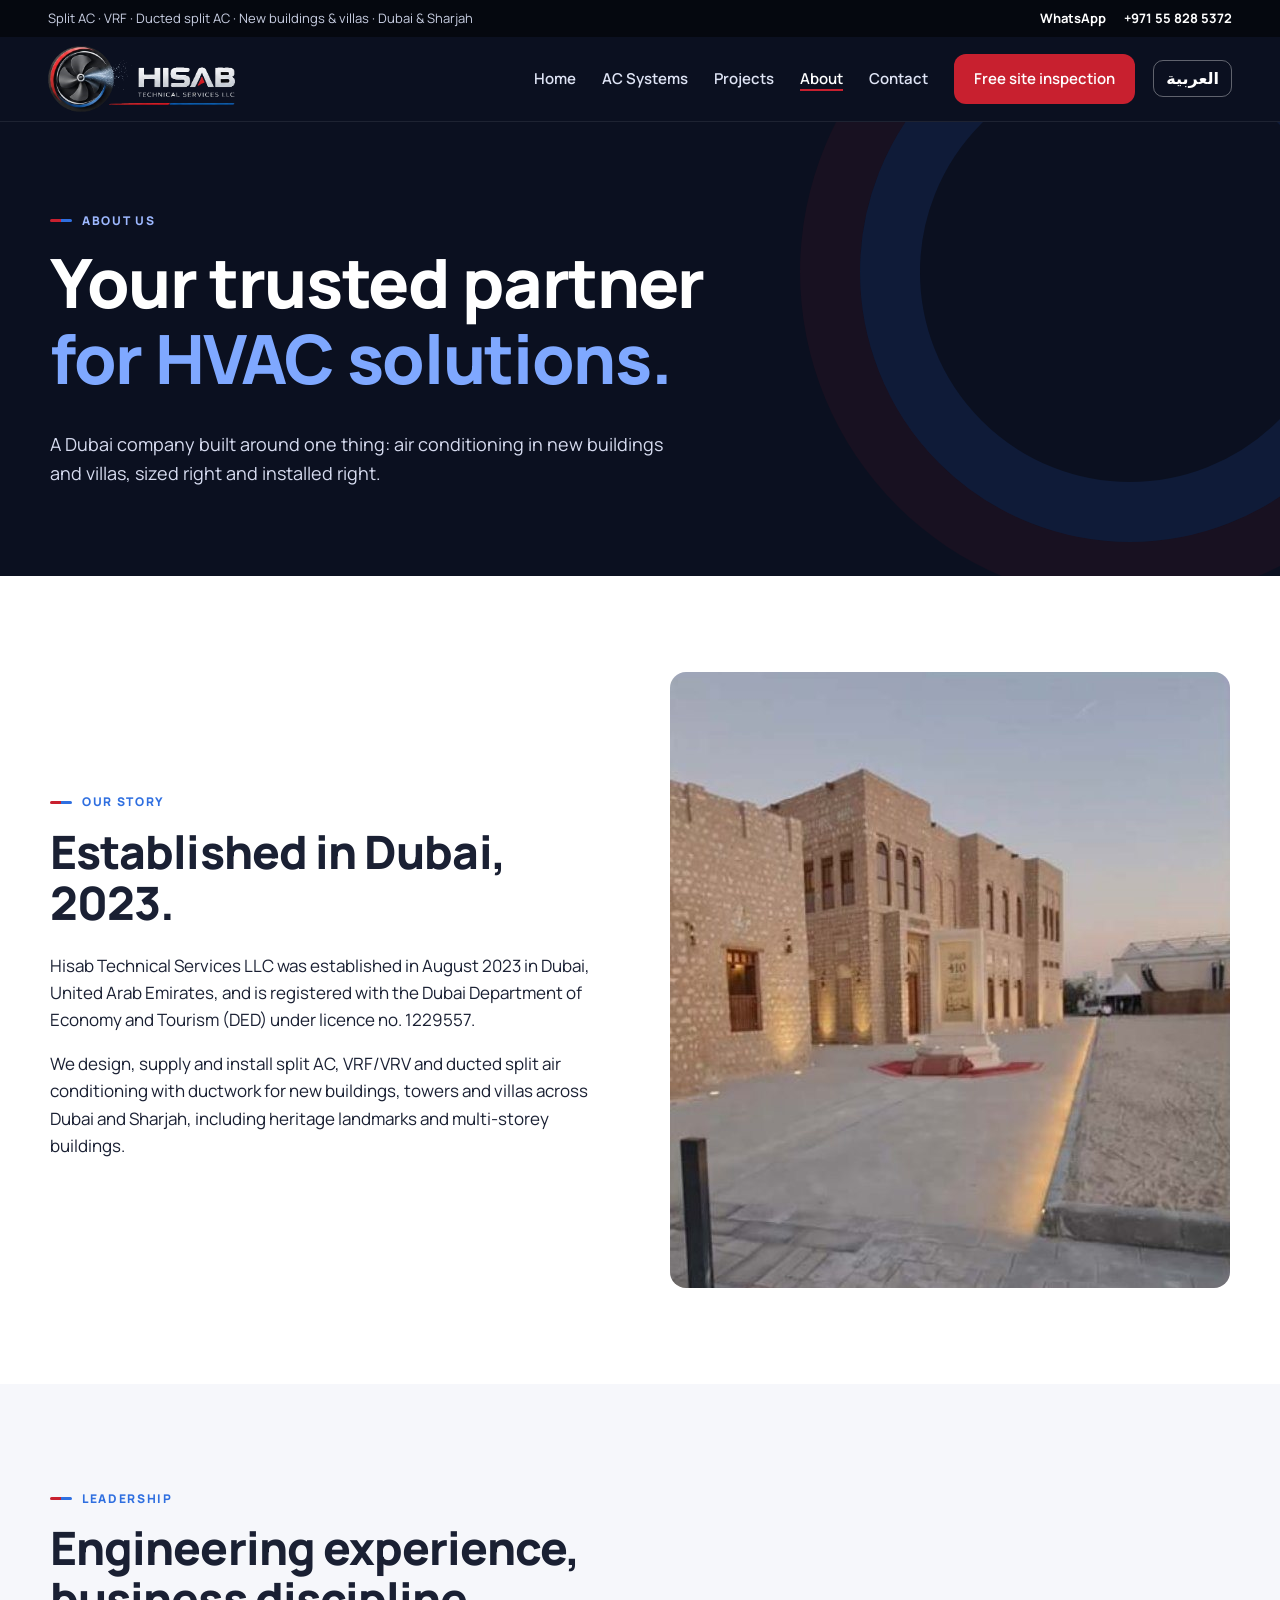
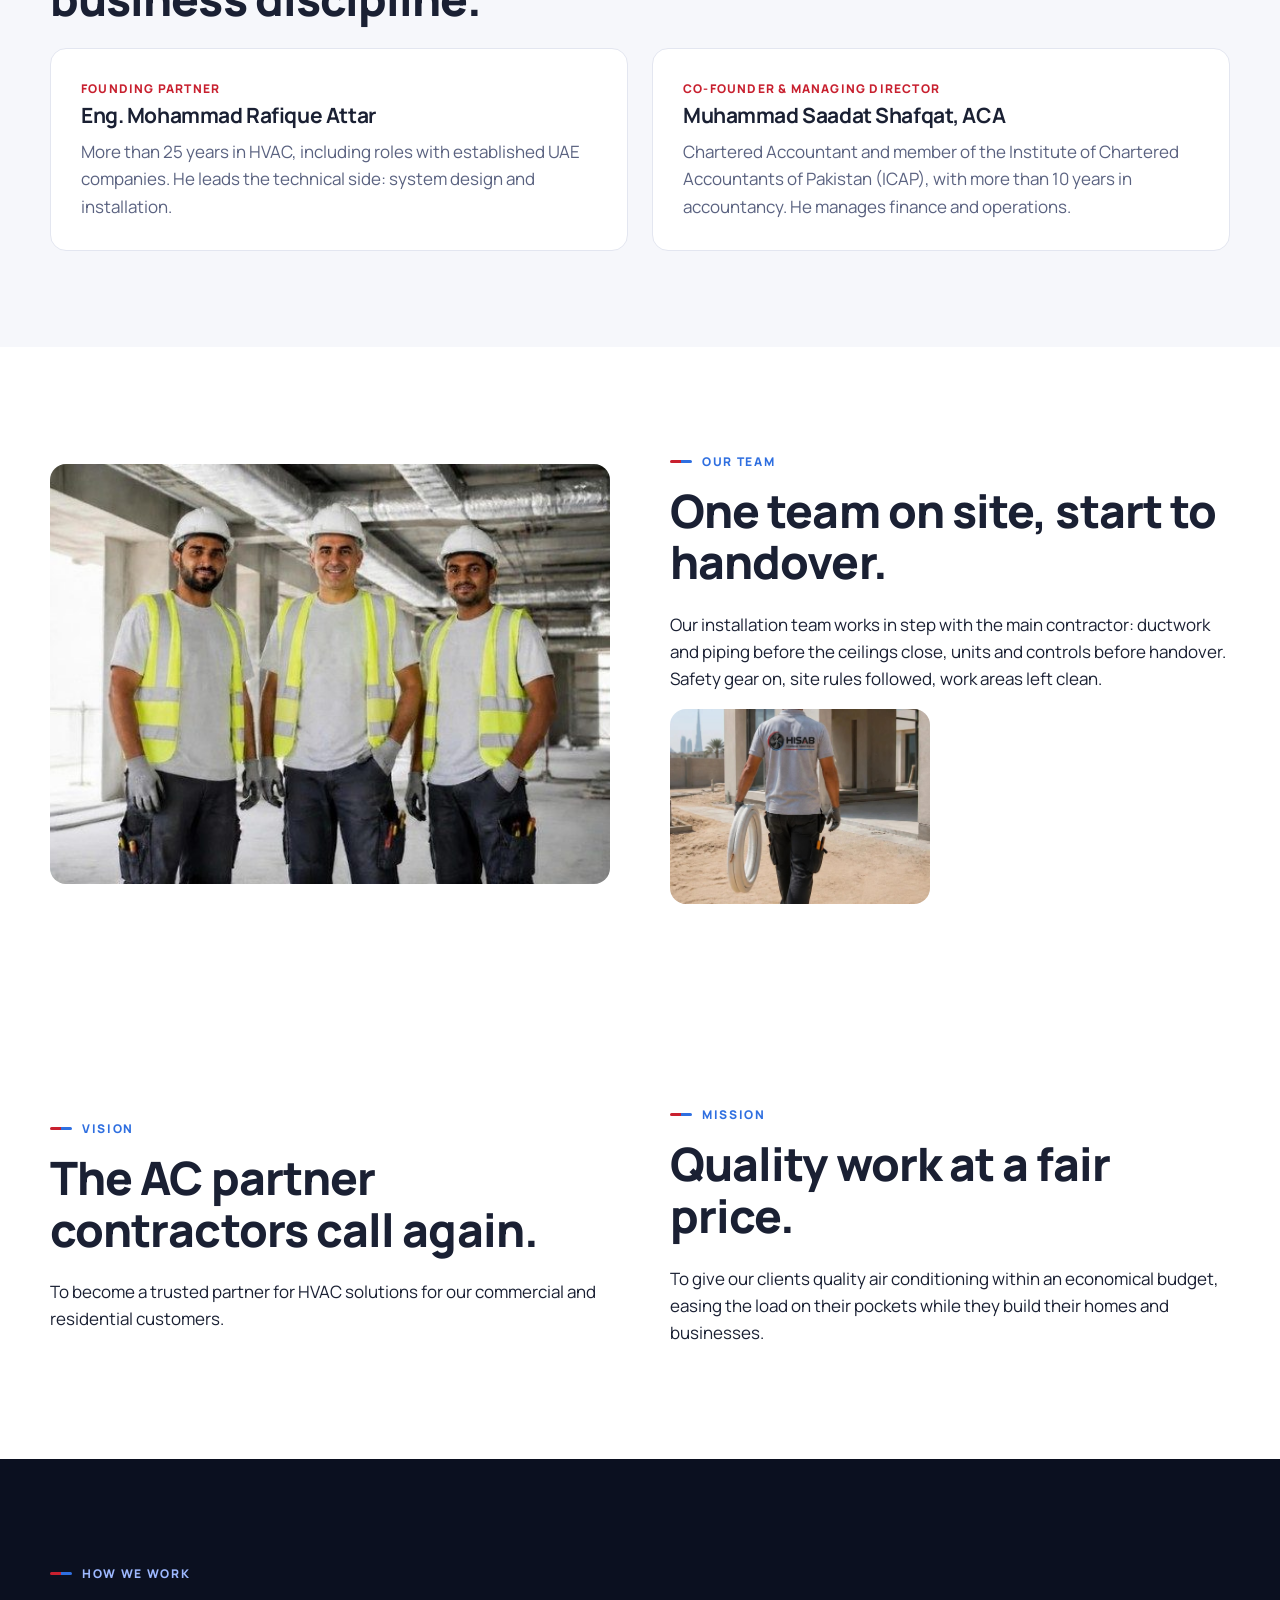
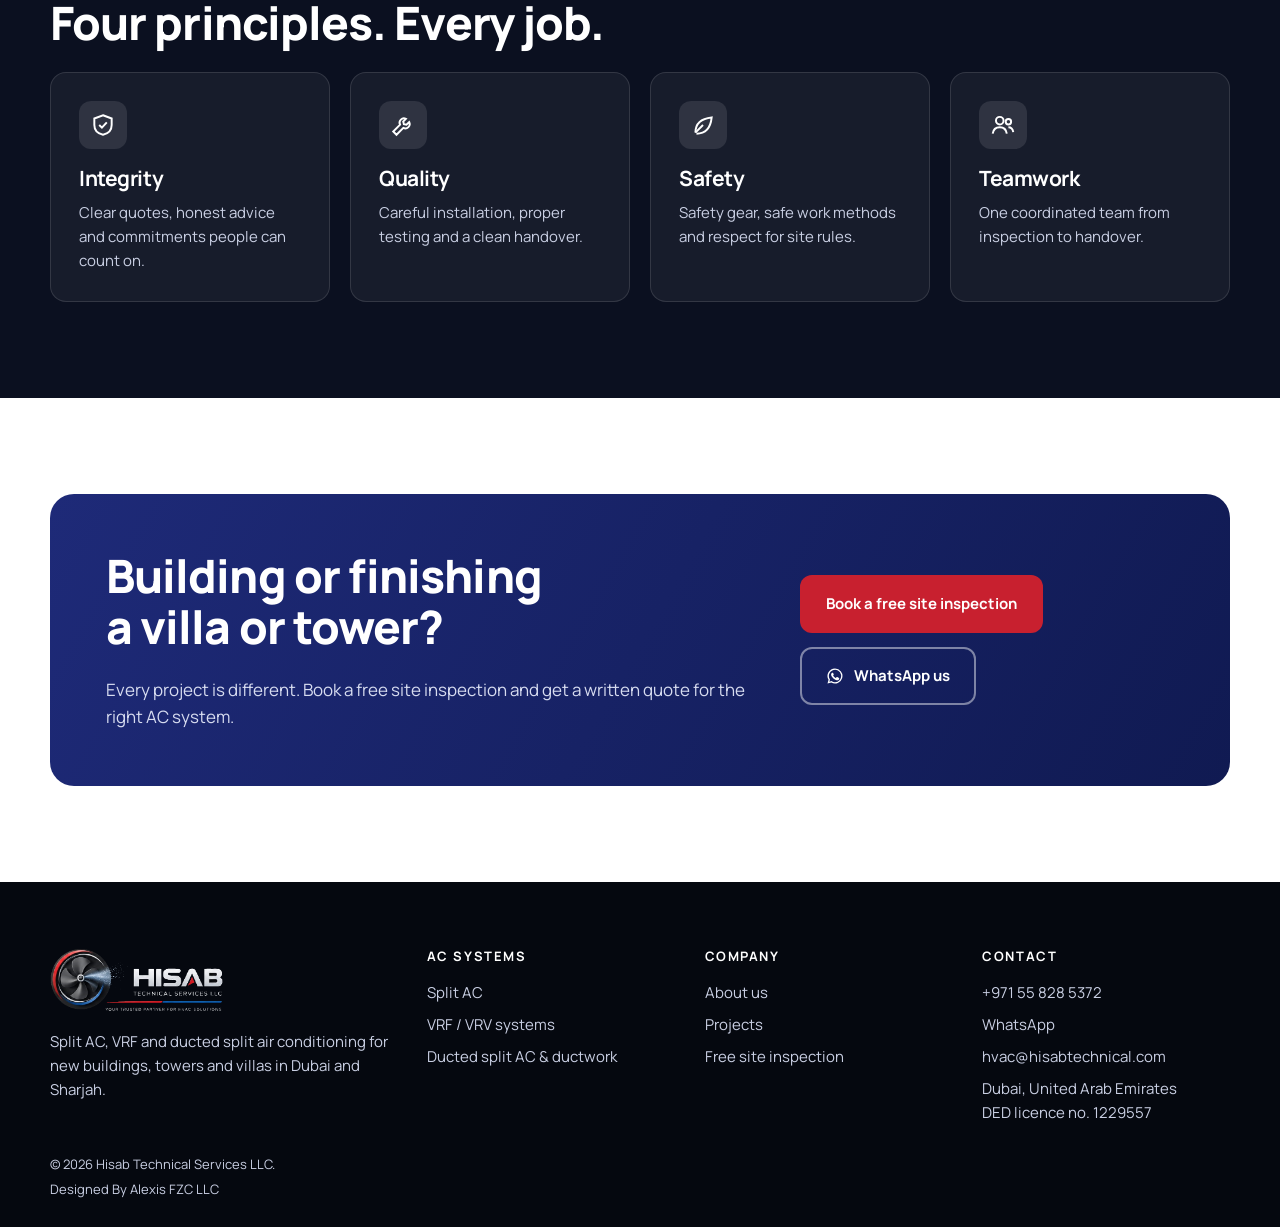
<file: about.html>
<!doctype html>
<html lang="en">
<head>
<meta charset="utf-8">
<meta name="viewport" content="width=device-width,initial-scale=1">
<title>About Hisab Technical Services | AC Installation Company in Dubai</title>
<meta name="description" content="Hisab Technical Services LLC is a Dubai air conditioning installation company established in 2023 (DED licence 1229557), led by an HVAC engineer with more than 25 years of experience.">
<meta name="keywords" content="Hisab Technical Services LLC, HVAC engineer Dubai, MEP air conditioning subcontractor, DED licensed AC company, HVAC company Dubai, AC installation Dubai, air conditioning contractor Dubai, AC installation Sharjah, HVAC contractor UAE">
<meta name="robots" content="index,follow,max-image-preview:large,max-snippet:-1">
<meta name="geo.region" content="AE-DU">
<meta name="geo.placename" content="Dubai">
<link rel="canonical" href="https://hisabtechnical.com/about">
<link rel="alternate" hreflang="en" href="https://hisabtechnical.com/about">
<link rel="alternate" hreflang="ar" href="https://hisabtechnical.com/ar/about">
<link rel="alternate" hreflang="x-default" href="https://hisabtechnical.com/about">
<meta property="og:type" content="website">
<meta property="og:site_name" content="Hisab Technical Services">
<meta property="og:locale" content="en_AE">
<meta property="og:locale:alternate" content="ar_AE">
<meta property="og:title" content="About Hisab Technical Services | AC Installation Company in Dubai">
<meta property="og:description" content="Hisab Technical Services LLC is a Dubai air conditioning installation company established in 2023 (DED licence 1229557), led by an HVAC engineer with more than 25 years of experience.">
<meta property="og:url" content="https://hisabtechnical.com/about">
<meta property="og:image" content="https://hisabtechnical.com/assets/og-image.jpg">
<meta property="og:image:alt" content="Hisab Technical Services HVAC team installing air conditioning in Dubai">
<meta name="twitter:card" content="summary_large_image">
<meta name="twitter:title" content="About Hisab Technical Services | AC Installation Company in Dubai">
<meta name="twitter:description" content="Hisab Technical Services LLC is a Dubai air conditioning installation company established in 2023 (DED licence 1229557), led by an HVAC engineer with more than 25 years of experience.">
<meta name="theme-color" content="#0b1020">
<link rel="icon" type="image/png" href="assets/favicon.png">
<link rel="apple-touch-icon" href="assets/apple-touch-icon.png">
<link rel="preconnect" href="https://fonts.googleapis.com">
<link rel="preconnect" href="https://fonts.gstatic.com" crossorigin>
<link href="https://fonts.googleapis.com/css2?family=Manrope:wght@400;500;600;700;800&display=swap" rel="stylesheet">
<link rel="stylesheet" href="styles.css">
<script type="application/ld+json">{"@context": "https://schema.org", "@type": "HVACBusiness", "@id": "https://hisabtechnical.com/#business", "name": "Hisab Technical Services LLC", "alternateName": ["Hisab Technical Services", "حساب للخدمات الفنية"], "description": "Dubai HVAC contractor that designs, supplies, installs and commissions split AC, VRF/VRV and ducted split air conditioning with ductwork for new buildings, towers and villas in Dubai and Sharjah.", "founder": [{"@type": "Person", "name": "Eng. Mohammad Rafique Attar", "jobTitle": "Founding Partner"}, {"@type": "Person", "name": "Muhammad Saadat Shafqat", "honorificSuffix": "ACA", "jobTitle": "Co-Founder & Managing Director"}], "identifier": {"@type": "PropertyValue", "name": "DED licence", "value": "1229557"}, "knowsAbout": ["HVAC", "Split AC installation", "VRF / VRV systems", "Ducted split AC", "Ductwork", "Cooling load calculation", "Testing and commissioning"], "knowsLanguage": ["en", "ar"], "slogan": "Your trusted partner for HVAC solutions", "url": "https://hisabtechnical.com", "telephone": "+971558285372", "email": "hvac@hisabtechnical.com", "image": "https://hisabtechnical.com/assets/og-image.jpg", "logo": "https://hisabtechnical.com/assets/hisab-logo.png", "foundingDate": "2023-08", "address": {"@type": "PostalAddress", "addressLocality": "Dubai", "addressCountry": "AE"}, "areaServed": [{"@type": "City", "name": "Dubai"}, {"@type": "City", "name": "Sharjah"}, {"@type": "Country", "name": "United Arab Emirates"}], "sameAs": ["https://instagram.com/hisab_technical_services_llc"], "hasOfferCatalog": {"@type": "OfferCatalog", "name": "Air conditioning installation", "itemListElement": [{"@type": "Offer", "itemOffered": {"@type": "Service", "name": "Split AC supply and installation for new buildings and villas"}}, {"@type": "Offer", "itemOffered": {"@type": "Service", "name": "VRF / VRV air conditioning design, installation and commissioning"}}, {"@type": "Offer", "itemOffered": {"@type": "Service", "name": "Ducted split AC and ductwork design and installation"}}, {"@type": "Offer", "itemOffered": {"@type": "Service", "name": "Free site inspection"}}]}}</script>
</head>
<body>
<a class="skip" href="#main">Skip to content</a>
<div class="topbar"><div class="wrap"><span>Split AC · VRF · Ducted split AC<span class="hide-sm"> · New buildings &amp; villas · Dubai &amp; Sharjah</span></span><span class="top-links"><a href="https://wa.me/971558285372?text=Hello%20Hisab%2C%20I%20would%20like%20a%20free%20site%20inspection." target="_blank" rel="noopener">WhatsApp</a><a href="tel:+971558285372">+971 55 828 5372</a></span></div></div>
<header class="header"><div class="wrap nav">
<a class="brand" href="index.html" aria-label="Hisab Technical Services home"><img src="assets/hisab-logo-header-v3.png" alt="Hisab Technical Services LLC – your trusted partner for HVAC solutions" width="576" height="203"></a>
<div class="nav-end"><nav class="menu" id="menu" aria-label="Main"><a href="index.html">Home</a><a href="ac-systems.html">AC Systems</a><a href="projects.html">Projects</a><a href="about.html" aria-current="page">About</a><a href="contact.html">Contact</a><a class="btn btn-red" href="contact.html#book">Free site inspection</a></nav>
<a class="lang-switch" href="ar/about.html" hreflang="ar" lang="ar">العربية</a><button class="menu-toggle" aria-label="Open menu" aria-expanded="false" aria-controls="menu">☰</button></div>
</div></header>
<main id="main">
<section class="page-hero"><div class="wrap"><div class="eyebrow">About us</div>
<h1>Your trusted partner<br><span class="accent-blue">for HVAC solutions.</span></h1>
<p>A Dubai company built around one thing: air conditioning in new buildings and villas, sized right and installed right.</p></div></section>
<section class="section"><div class="wrap split">
<div><div class="eyebrow">Our story</div><h2>Established in Dubai, 2023.</h2>
<p>Hisab Technical Services LLC was established in August 2023 in Dubai, United Arab Emirates, and is registered with the Dubai Department of Economy and Tourism (DED) under licence no. 1229557.</p>
<p>We design, supply and install split AC, VRF/VRV and ducted split air conditioning with ductwork for new buildings, towers and villas across Dubai and Sharjah, including heritage landmarks and multi-storey buildings.</p></div>
<img src="assets/projects/heera-exterior.jpg" alt="Al Heera Literary Council building in Sharjah, a Hisab project" loading="lazy" width="560" height="690" style="aspect-ratio:4/4.4">
</div></section>
<section class="section alt"><div class="wrap">
<div class="eyebrow">Leadership</div><h2>Engineering experience,<br>business discipline.</h2>
<div class="people">
<div class="person"><small>Founding partner</small><h3>Eng. Mohammad Rafique Attar</h3><p>More than 25 years in HVAC, including roles with established UAE companies. He leads the technical side: system design and installation.</p></div>
<div class="person"><small>Co-founder &amp; Managing Director</small><h3>Muhammad Saadat Shafqat, ACA</h3><p>Chartered Accountant and member of the Institute of Chartered Accountants of Pakistan (ICAP), with more than 10 years in accountancy. He manages finance and operations.</p></div>
</div></div></section>
<section class="section"><div class="wrap split">
<img src="assets/photos/team.jpg" alt="Hisab Technical Services installation team on a construction site" loading="lazy" width="900" height="600">
<div><div class="eyebrow">Our team</div><h2>One team on site, start to handover.</h2>
<p>Our installation team works in step with the main contractor: ductwork and piping before the ceilings close, units and controls before handover. Safety gear on, site rules followed, work areas left clean.</p>
<img src="assets/photos/uniform-back.jpg" alt="Hisab technician with the company logo on his uniform, carrying copper pipe on a villa site" loading="lazy" width="400" height="500" style="max-width:260px;margin-top:10px"></div>
</div></section>

<section class="section"><div class="wrap split">
<div><div class="eyebrow">Vision</div><h2>The AC partner contractors call again.</h2><p>To become a trusted partner for HVAC solutions for our commercial and residential customers.</p></div>
<div><div class="eyebrow">Mission</div><h2>Quality work at a fair price.</h2><p>To give our clients quality air conditioning within an economical budget, easing the load on their pockets while they build their homes and businesses.</p></div>
</div></section>
<section class="section dark"><div class="wrap">
<div class="eyebrow">How we work</div><h2>Four principles. Every job.</h2>
<div class="cards">
<div class="card"><div class="ico" style="background:rgba(255,255,255,.1)"><svg style="stroke:#fff" viewBox="0 0 24 24"><path d="M12 3l8 3v6c0 5-3.5 8-8 9-4.5-1-8-4-8-9V6z"/><path d="M8.5 12l2.5 2.5 4.5-5"/></svg></div><h3>Integrity</h3><p>Clear quotes, honest advice and commitments people can count on.</p></div>
<div class="card"><div class="ico" style="background:rgba(255,255,255,.1)"><svg style="stroke:#fff" viewBox="0 0 24 24"><path d="M14.7 6.3a4 4 0 0 0-5.4 5.4L3 18l3 3 6.3-6.3a4 4 0 0 0 5.4-5.4l-2.5 2.5-2.4-.6-.6-2.4z"/></svg></div><h3>Quality</h3><p>Careful installation, proper testing and a clean handover.</p></div>
<div class="card"><div class="ico" style="background:rgba(255,255,255,.1)"><svg style="stroke:#fff" viewBox="0 0 24 24"><path d="M5 19c0-8 5-13 15-14-1 10-6 15-14 15"/><path d="M5 19l7-7"/></svg></div><h3>Safety</h3><p>Safety gear, safe work methods and respect for site rules.</p></div>
<div class="card"><div class="ico" style="background:rgba(255,255,255,.1)"><svg style="stroke:#fff" viewBox="0 0 24 24"><circle cx="9" cy="8" r="3.5"/><path d="M2.5 20c.5-4 3-6 6.5-6s6 2 6.5 6"/><circle cx="17" cy="9" r="2.5"/><path d="M17 14c2.5 0 4 1.5 4.5 4.5"/></svg></div><h3>Teamwork</h3><p>One coordinated team from inspection to handover.</p></div>
</div></div></section>
<section class="section"><div class="wrap"><div class="cta">
<div><h2>Building or finishing<br>a villa or tower?</h2><p>Every project is different. Book a free site inspection and get a written quote for the right AC system.</p></div>
<div class="actions"><a class="btn btn-red" href="contact.html#book">Book a free site inspection</a><a class="btn btn-ghost" href="https://wa.me/971558285372?text=Hello%20Hisab%2C%20I%20would%20like%20a%20free%20site%20inspection." target="_blank" rel="noopener"><svg class="wa" viewBox="0 0 24 24" aria-hidden="true"><path fill="currentColor" d="M12 2a10 10 0 0 0-8.6 15.1L2 22l5-1.3A10 10 0 1 0 12 2zm0 18.2a8.2 8.2 0 0 1-4.2-1.2l-.3-.2-3 .8.8-2.9-.2-.3A8.2 8.2 0 1 1 12 20.2zm4.5-6.1c-.2-.1-1.5-.7-1.7-.8s-.4-.1-.6.1-.7.8-.8 1-.3.2-.5.1a6.7 6.7 0 0 1-3.3-2.9c-.3-.4.3-.4.7-1.3.1-.2 0-.3 0-.4l-.8-1.8c-.2-.5-.4-.4-.6-.4h-.5a1 1 0 0 0-.7.3 3 3 0 0 0-.9 2.2 5.2 5.2 0 0 0 1.1 2.7 11.8 11.8 0 0 0 4.5 4c1.7.7 2.3.8 3.2.7a2.7 2.7 0 0 0 1.8-1.3 2.2 2.2 0 0 0 .2-1.3c-.1-.1-.3-.2-.5-.3z"/></svg> WhatsApp us</a></div>
</div></div></section>
</main>
<footer class="footer"><div class="wrap">
<div class="footer-grid">
<div><img src="assets/hisab-logo.png" alt="Hisab Technical Services LLC" width="590" height="235" loading="lazy"><p>Split AC, VRF and ducted split air conditioning for new buildings, towers and villas in Dubai and Sharjah.</p></div>
<div><h4>AC systems</h4><a href="ac-systems.html#split">Split AC</a><a href="ac-systems.html#vrf">VRF / VRV systems</a><a href="ac-systems.html#ducted">Ducted split AC &amp; ductwork</a></div>
<div><h4>Company</h4><a href="about.html">About us</a><a href="projects.html">Projects</a><a href="contact.html#book">Free site inspection</a></div>
<div><h4>Contact</h4><a href="tel:+971558285372">+971 55 828 5372</a><a href="https://wa.me/971558285372?text=Hello%20Hisab%2C%20I%20would%20like%20a%20free%20site%20inspection." target="_blank" rel="noopener">WhatsApp</a><a href="mailto:hvac@hisabtechnical.com">hvac@hisabtechnical.com</a><p>Dubai, United Arab Emirates<br>DED licence no. 1229557</p></div>
</div>
<div class="footer-base footer-credit"><span>© 2026 Hisab Technical Services LLC.</span><span>Designed By Alexis FZC LLC</span></div>
</div></footer>
<div class="callbar"><a href="tel:+971558285372">Call</a><a href="https://wa.me/971558285372?text=Hello%20Hisab%2C%20I%20would%20like%20a%20free%20site%20inspection." target="_blank" rel="noopener">WhatsApp</a></div>
<script src="site.js"></script>
</body>
</html>
</file>
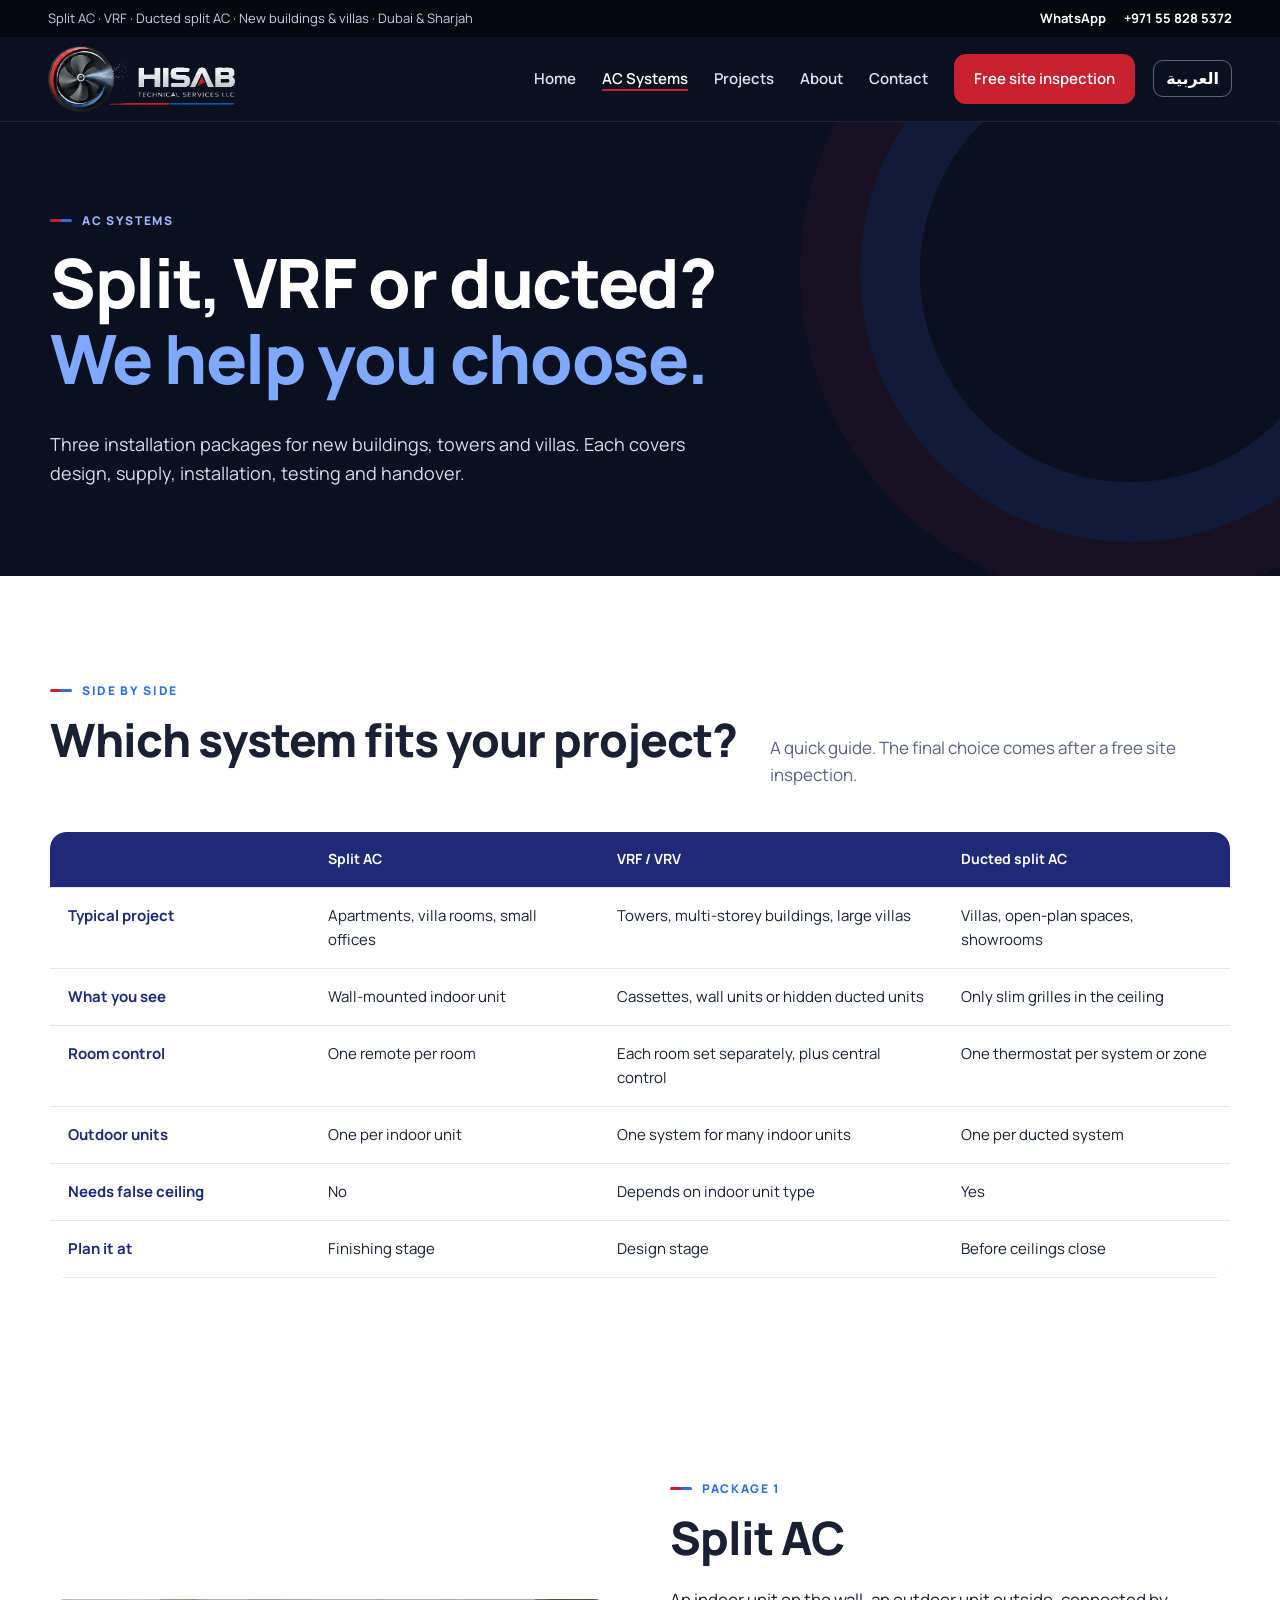
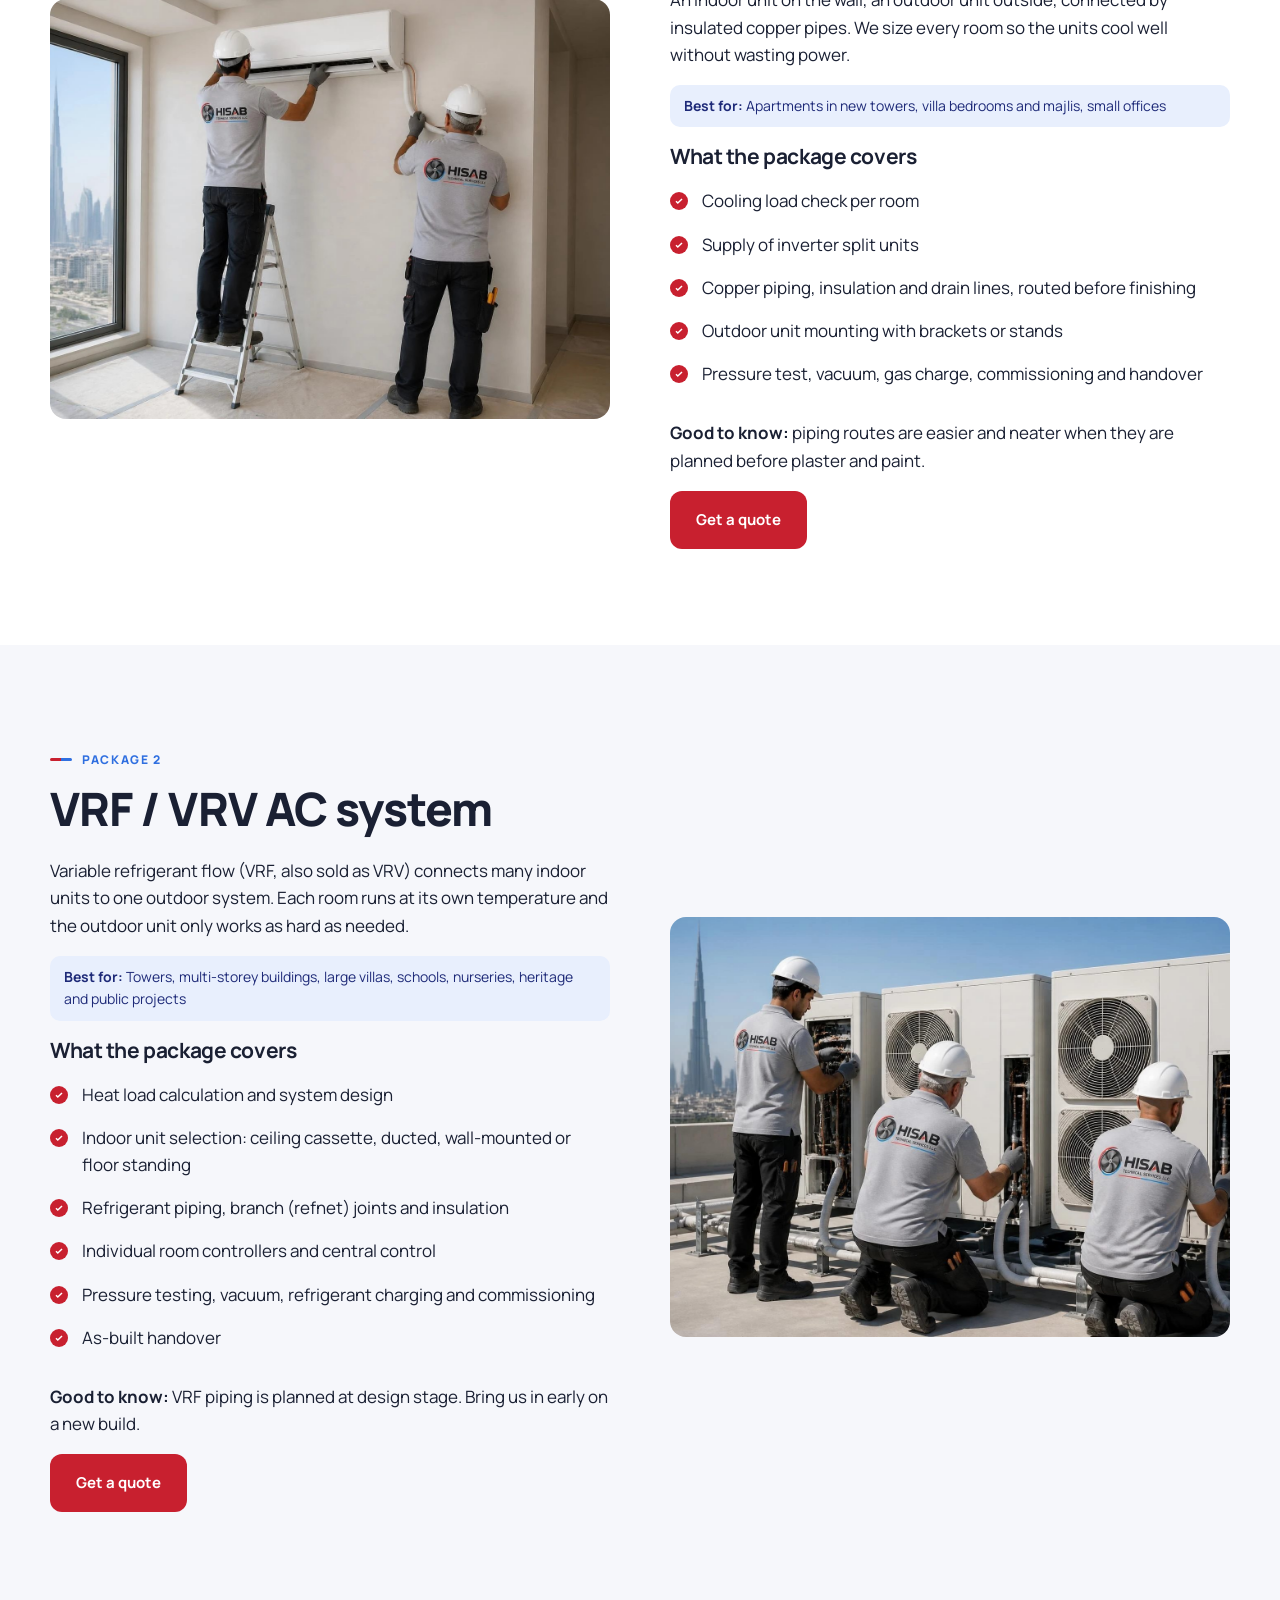
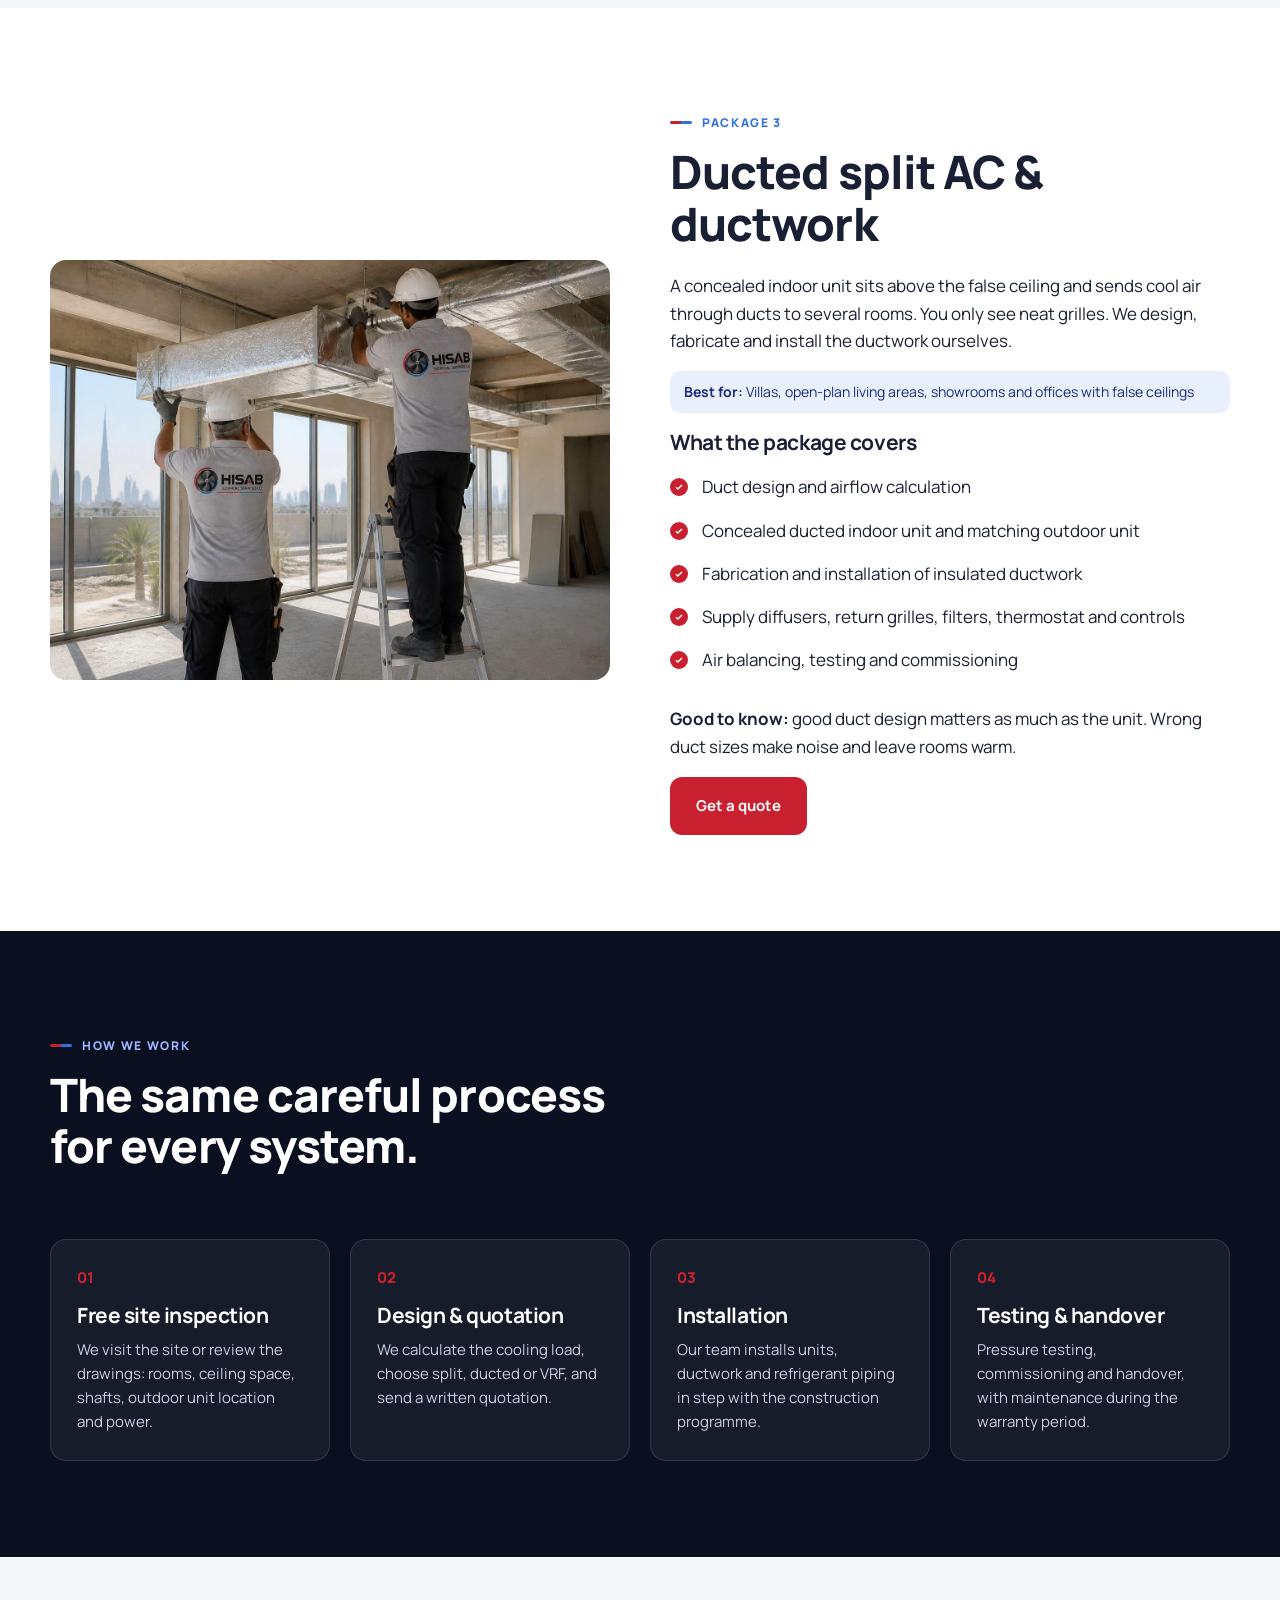
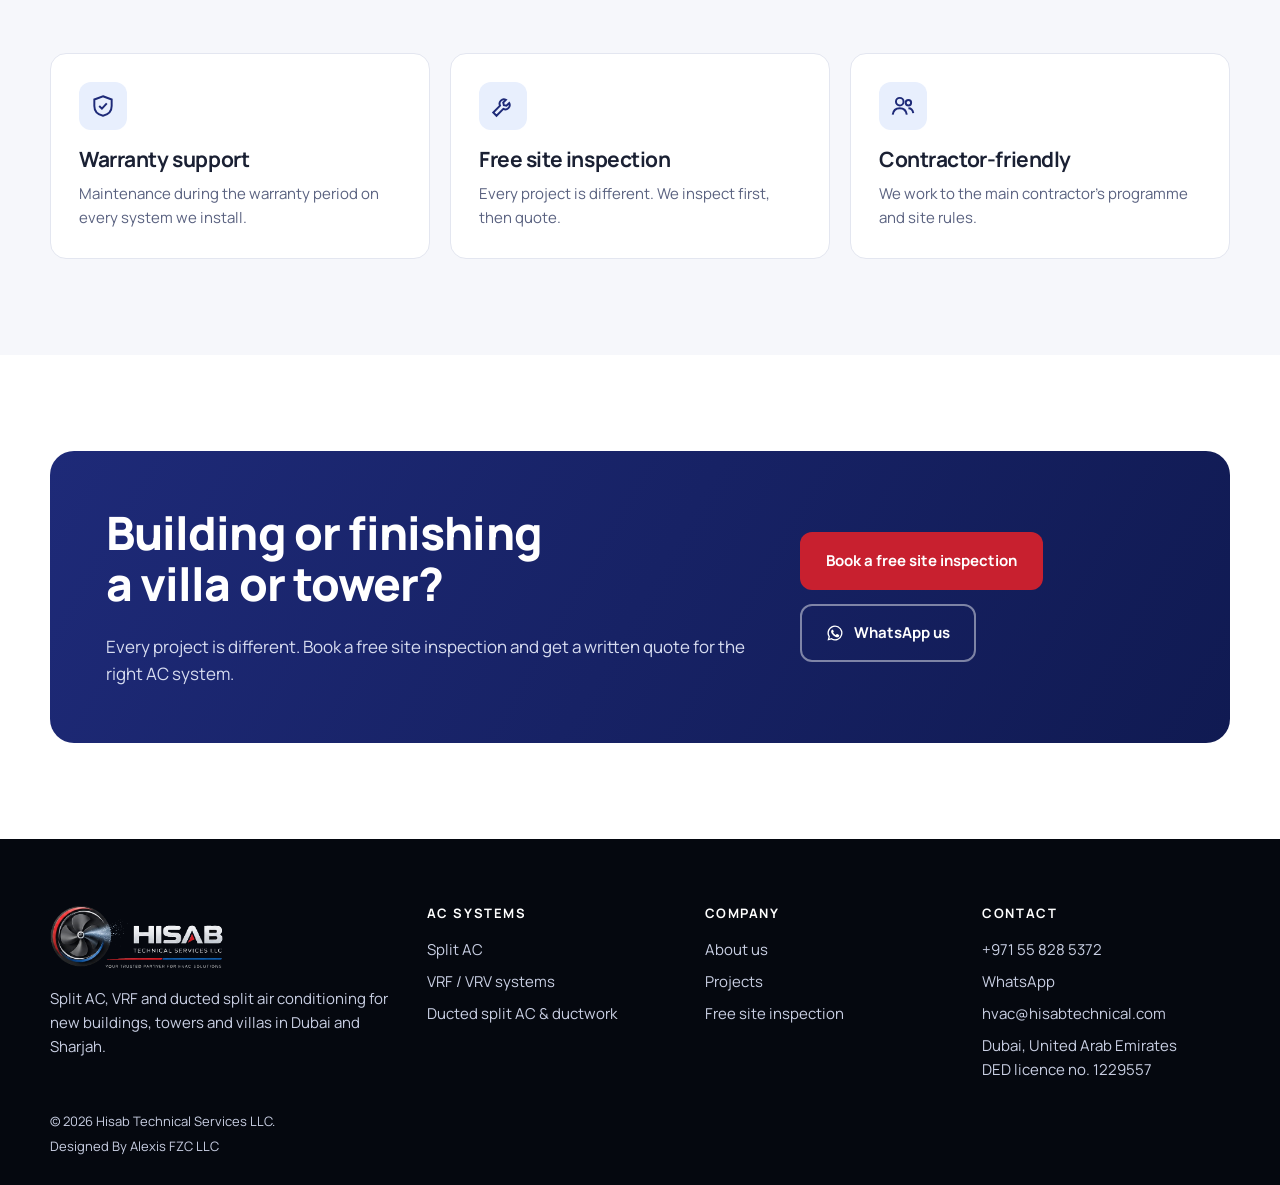
<file: ac-systems.html>
<!doctype html>
<html lang="en">
<head>
<meta charset="utf-8">
<meta name="viewport" content="width=device-width,initial-scale=1">
<title>AC Systems for New Buildings: Split AC, VRF/VRV, Ducted Split | Hisab Technical Services</title>
<meta name="description" content="Compare split AC, VRF/VRV and ducted split air conditioning for new buildings, towers and villas. Hisab designs, supplies, installs and commissions all three in Dubai and Sharjah.">
<meta name="keywords" content="split AC vs VRF, VRF vs ducted split, VRF system Dubai, ducted split AC installation, concealed ducted AC, cooling load calculation, AC system for villa, HVAC company Dubai, AC installation Dubai, air conditioning contractor Dubai, AC installation Sharjah, HVAC contractor UAE">
<meta name="robots" content="index,follow,max-image-preview:large,max-snippet:-1">
<meta name="geo.region" content="AE-DU">
<meta name="geo.placename" content="Dubai">
<link rel="canonical" href="https://hisabtechnical.com/ac-systems">
<link rel="alternate" hreflang="en" href="https://hisabtechnical.com/ac-systems">
<link rel="alternate" hreflang="ar" href="https://hisabtechnical.com/ar/ac-systems">
<link rel="alternate" hreflang="x-default" href="https://hisabtechnical.com/ac-systems">
<meta property="og:type" content="website">
<meta property="og:site_name" content="Hisab Technical Services">
<meta property="og:locale" content="en_AE">
<meta property="og:locale:alternate" content="ar_AE">
<meta property="og:title" content="AC Systems for New Buildings: Split AC, VRF/VRV, Ducted Split | Hisab Technical Services">
<meta property="og:description" content="Compare split AC, VRF/VRV and ducted split air conditioning for new buildings, towers and villas. Hisab designs, supplies, installs and commissions all three in Dubai and Sharjah.">
<meta property="og:url" content="https://hisabtechnical.com/ac-systems">
<meta property="og:image" content="https://hisabtechnical.com/assets/og-image.jpg">
<meta property="og:image:alt" content="Hisab Technical Services HVAC team installing air conditioning in Dubai">
<meta name="twitter:card" content="summary_large_image">
<meta name="twitter:title" content="AC Systems for New Buildings: Split AC, VRF/VRV, Ducted Split | Hisab Technical Services">
<meta name="twitter:description" content="Compare split AC, VRF/VRV and ducted split air conditioning for new buildings, towers and villas. Hisab designs, supplies, installs and commissions all three in Dubai and Sharjah.">
<meta name="theme-color" content="#0b1020">
<link rel="icon" type="image/png" href="assets/favicon.png">
<link rel="apple-touch-icon" href="assets/apple-touch-icon.png">
<link rel="preconnect" href="https://fonts.googleapis.com">
<link rel="preconnect" href="https://fonts.gstatic.com" crossorigin>
<link href="https://fonts.googleapis.com/css2?family=Manrope:wght@400;500;600;700;800&display=swap" rel="stylesheet">
<link rel="stylesheet" href="styles.css">
<script type="application/ld+json">{"@context": "https://schema.org", "@type": "HVACBusiness", "@id": "https://hisabtechnical.com/#business", "name": "Hisab Technical Services LLC", "alternateName": ["Hisab Technical Services", "حساب للخدمات الفنية"], "description": "Dubai HVAC contractor that designs, supplies, installs and commissions split AC, VRF/VRV and ducted split air conditioning with ductwork for new buildings, towers and villas in Dubai and Sharjah.", "founder": [{"@type": "Person", "name": "Eng. Mohammad Rafique Attar", "jobTitle": "Founding Partner"}, {"@type": "Person", "name": "Muhammad Saadat Shafqat", "honorificSuffix": "ACA", "jobTitle": "Co-Founder & Managing Director"}], "identifier": {"@type": "PropertyValue", "name": "DED licence", "value": "1229557"}, "knowsAbout": ["HVAC", "Split AC installation", "VRF / VRV systems", "Ducted split AC", "Ductwork", "Cooling load calculation", "Testing and commissioning"], "knowsLanguage": ["en", "ar"], "slogan": "Your trusted partner for HVAC solutions", "url": "https://hisabtechnical.com", "telephone": "+971558285372", "email": "hvac@hisabtechnical.com", "image": "https://hisabtechnical.com/assets/og-image.jpg", "logo": "https://hisabtechnical.com/assets/hisab-logo.png", "foundingDate": "2023-08", "address": {"@type": "PostalAddress", "addressLocality": "Dubai", "addressCountry": "AE"}, "areaServed": [{"@type": "City", "name": "Dubai"}, {"@type": "City", "name": "Sharjah"}, {"@type": "Country", "name": "United Arab Emirates"}], "sameAs": ["https://instagram.com/hisab_technical_services_llc"], "hasOfferCatalog": {"@type": "OfferCatalog", "name": "Air conditioning installation", "itemListElement": [{"@type": "Offer", "itemOffered": {"@type": "Service", "name": "Split AC supply and installation for new buildings and villas"}}, {"@type": "Offer", "itemOffered": {"@type": "Service", "name": "VRF / VRV air conditioning design, installation and commissioning"}}, {"@type": "Offer", "itemOffered": {"@type": "Service", "name": "Ducted split AC and ductwork design and installation"}}, {"@type": "Offer", "itemOffered": {"@type": "Service", "name": "Free site inspection"}}]}}</script>
</head>
<body>
<a class="skip" href="#main">Skip to content</a>
<div class="topbar"><div class="wrap"><span>Split AC · VRF · Ducted split AC<span class="hide-sm"> · New buildings &amp; villas · Dubai &amp; Sharjah</span></span><span class="top-links"><a href="https://wa.me/971558285372?text=Hello%20Hisab%2C%20I%20would%20like%20a%20free%20site%20inspection." target="_blank" rel="noopener">WhatsApp</a><a href="tel:+971558285372">+971 55 828 5372</a></span></div></div>
<header class="header"><div class="wrap nav">
<a class="brand" href="index.html" aria-label="Hisab Technical Services home"><img src="assets/hisab-logo-header-v3.png" alt="Hisab Technical Services LLC – your trusted partner for HVAC solutions" width="576" height="203"></a>
<div class="nav-end"><nav class="menu" id="menu" aria-label="Main"><a href="index.html">Home</a><a href="ac-systems.html" aria-current="page">AC Systems</a><a href="projects.html">Projects</a><a href="about.html">About</a><a href="contact.html">Contact</a><a class="btn btn-red" href="contact.html#book">Free site inspection</a></nav>
<a class="lang-switch" href="ar/ac-systems.html" hreflang="ar" lang="ar">العربية</a><button class="menu-toggle" aria-label="Open menu" aria-expanded="false" aria-controls="menu">☰</button></div>
</div></header>
<main id="main">
<section class="page-hero"><div class="wrap"><div class="eyebrow">AC systems</div>
<h1>Split, VRF or ducted?<br><span class="accent-blue">We help you choose.</span></h1>
<p>Three installation packages for new buildings, towers and villas. Each covers design, supply, installation, testing and handover.</p></div></section>
<section class="section"><div class="wrap">
<div class="head"><div><div class="eyebrow">Side by side</div><h2>Which system fits your project?</h2></div><p>A quick guide. The final choice comes after a free site inspection.</p></div>
<div class="table-scroll"><table class="compare">
<thead><tr><th></th><th>Split AC</th><th>VRF / VRV</th><th>Ducted split AC</th></tr></thead>
<tbody>
<tr><th>Typical project</th><td>Apartments, villa rooms, small offices</td><td>Towers, multi-storey buildings, large villas</td><td>Villas, open-plan spaces, showrooms</td></tr>
<tr><th>What you see</th><td>Wall-mounted indoor unit</td><td>Cassettes, wall units or hidden ducted units</td><td>Only slim grilles in the ceiling</td></tr>
<tr><th>Room control</th><td>One remote per room</td><td>Each room set separately, plus central control</td><td>One thermostat per system or zone</td></tr>
<tr><th>Outdoor units</th><td>One per indoor unit</td><td>One system for many indoor units</td><td>One per ducted system</td></tr>
<tr><th>Needs false ceiling</th><td>No</td><td>Depends on indoor unit type</td><td>Yes</td></tr>
<tr><th>Plan it at</th><td>Finishing stage</td><td>Design stage</td><td>Before ceilings close</td></tr>
</tbody></table></div>
</div></section>
<section class="section" id="split"><div class="wrap split">
<img src="assets/photos/pkg-split.jpg" alt="Hisab technicians in branded uniforms mounting a split AC unit in a new Dubai apartment" loading="lazy" width="900" height="675">
<div><div class="eyebrow">Package 1</div><h2>Split AC</h2><p>An indoor unit on the wall, an outdoor unit outside, connected by insulated copper pipes. We size every room so the units cool well without wasting power.</p><div class="best"><b>Best for:</b> Apartments in new towers, villa bedrooms and majlis, small offices</div>
<h3>What the package covers</h3><ul class="ticks"><li>Cooling load check per room</li><li>Supply of inverter split units</li><li>Copper piping, insulation and drain lines, routed before finishing</li><li>Outdoor unit mounting with brackets or stands</li><li>Pressure test, vacuum, gas charge, commissioning and handover</li></ul>
<p><b>Good to know:</b> piping routes are easier and neater when they are planned before plaster and paint.</p>
<a class="btn btn-red" href="contact.html?system=split#book">Get a quote</a></div>
</div></section>
<section class="section alt" id="vrf"><div class="wrap split reverse">
<img src="assets/photos/pkg-vrf.jpg" alt="Hisab technicians installing VRF outdoor units on a Dubai rooftop" loading="lazy" width="900" height="675">
<div><div class="eyebrow">Package 2</div><h2>VRF / VRV AC system</h2><p>Variable refrigerant flow (VRF, also sold as VRV) connects many indoor units to one outdoor system. Each room runs at its own temperature and the outdoor unit only works as hard as needed.</p><div class="best"><b>Best for:</b> Towers, multi-storey buildings, large villas, schools, nurseries, heritage and public projects</div>
<h3>What the package covers</h3><ul class="ticks"><li>Heat load calculation and system design</li><li>Indoor unit selection: ceiling cassette, ducted, wall-mounted or floor standing</li><li>Refrigerant piping, branch (refnet) joints and insulation</li><li>Individual room controllers and central control</li><li>Pressure testing, vacuum, refrigerant charging and commissioning</li><li>As-built handover</li></ul>
<p><b>Good to know:</b> VRF piping is planned at design stage. Bring us in early on a new build.</p>
<a class="btn btn-red" href="contact.html?system=vrf#book">Get a quote</a></div>
</div></section>
<section class="section" id="ducted"><div class="wrap split">
<img src="assets/photos/pkg-ducted.jpg" alt="Hisab technicians installing insulated ductwork in a new villa" loading="lazy" width="900" height="675">
<div><div class="eyebrow">Package 3</div><h2>Ducted split AC &amp; ductwork</h2><p>A concealed indoor unit sits above the false ceiling and sends cool air through ducts to several rooms. You only see neat grilles. We design, fabricate and install the ductwork ourselves.</p><div class="best"><b>Best for:</b> Villas, open-plan living areas, showrooms and offices with false ceilings</div>
<h3>What the package covers</h3><ul class="ticks"><li>Duct design and airflow calculation</li><li>Concealed ducted indoor unit and matching outdoor unit</li><li>Fabrication and installation of insulated ductwork</li><li>Supply diffusers, return grilles, filters, thermostat and controls</li><li>Air balancing, testing and commissioning</li></ul>
<p><b>Good to know:</b> good duct design matters as much as the unit. Wrong duct sizes make noise and leave rooms warm.</p>
<a class="btn btn-red" href="contact.html?system=ducted#book">Get a quote</a></div>
</div></section>
<section class="section dark"><div class="wrap">
<div class="head"><div><div class="eyebrow">How we work</div><h2>The same careful process<br>for every system.</h2></div></div>
<div class="steps">
<div class="step"><h3>Free site inspection</h3><p>We visit the site or review the drawings: rooms, ceiling space, shafts, outdoor unit location and power.</p></div>
<div class="step"><h3>Design &amp; quotation</h3><p>We calculate the cooling load, choose split, ducted or VRF, and send a written quotation.</p></div>
<div class="step"><h3>Installation</h3><p>Our team installs units, ductwork and refrigerant piping in step with the construction programme.</p></div>
<div class="step"><h3>Testing &amp; handover</h3><p>Pressure testing, commissioning and handover, with maintenance during the warranty period.</p></div>
</div></div></section>
<section class="section alt"><div class="wrap">
<div class="cards three">
<div class="card"><div class="ico"><svg viewBox="0 0 24 24"><path d="M12 3l8 3v6c0 5-3.5 8-8 9-4.5-1-8-4-8-9V6z"/><path d="M8.5 12l2.5 2.5 4.5-5"/></svg></div><h3>Warranty support</h3><p>Maintenance during the warranty period on every system we install.</p></div>
<div class="card"><div class="ico"><svg viewBox="0 0 24 24"><path d="M14.7 6.3a4 4 0 0 0-5.4 5.4L3 18l3 3 6.3-6.3a4 4 0 0 0 5.4-5.4l-2.5 2.5-2.4-.6-.6-2.4z"/></svg></div><h3>Free site inspection</h3><p>Every project is different. We inspect first, then quote.</p></div>
<div class="card"><div class="ico"><svg viewBox="0 0 24 24"><circle cx="9" cy="8" r="3.5"/><path d="M2.5 20c.5-4 3-6 6.5-6s6 2 6.5 6"/><circle cx="17" cy="9" r="2.5"/><path d="M17 14c2.5 0 4 1.5 4.5 4.5"/></svg></div><h3>Contractor-friendly</h3><p>We work to the main contractor’s programme and site rules.</p></div>
</div></div></section>
<section class="section"><div class="wrap"><div class="cta">
<div><h2>Building or finishing<br>a villa or tower?</h2><p>Every project is different. Book a free site inspection and get a written quote for the right AC system.</p></div>
<div class="actions"><a class="btn btn-red" href="contact.html#book">Book a free site inspection</a><a class="btn btn-ghost" href="https://wa.me/971558285372?text=Hello%20Hisab%2C%20I%20would%20like%20a%20free%20site%20inspection." target="_blank" rel="noopener"><svg class="wa" viewBox="0 0 24 24" aria-hidden="true"><path fill="currentColor" d="M12 2a10 10 0 0 0-8.6 15.1L2 22l5-1.3A10 10 0 1 0 12 2zm0 18.2a8.2 8.2 0 0 1-4.2-1.2l-.3-.2-3 .8.8-2.9-.2-.3A8.2 8.2 0 1 1 12 20.2zm4.5-6.1c-.2-.1-1.5-.7-1.7-.8s-.4-.1-.6.1-.7.8-.8 1-.3.2-.5.1a6.7 6.7 0 0 1-3.3-2.9c-.3-.4.3-.4.7-1.3.1-.2 0-.3 0-.4l-.8-1.8c-.2-.5-.4-.4-.6-.4h-.5a1 1 0 0 0-.7.3 3 3 0 0 0-.9 2.2 5.2 5.2 0 0 0 1.1 2.7 11.8 11.8 0 0 0 4.5 4c1.7.7 2.3.8 3.2.7a2.7 2.7 0 0 0 1.8-1.3 2.2 2.2 0 0 0 .2-1.3c-.1-.1-.3-.2-.5-.3z"/></svg> WhatsApp us</a></div>
</div></div></section>
</main>
<footer class="footer"><div class="wrap">
<div class="footer-grid">
<div><img src="assets/hisab-logo.png" alt="Hisab Technical Services LLC" width="590" height="235" loading="lazy"><p>Split AC, VRF and ducted split air conditioning for new buildings, towers and villas in Dubai and Sharjah.</p></div>
<div><h4>AC systems</h4><a href="ac-systems.html#split">Split AC</a><a href="ac-systems.html#vrf">VRF / VRV systems</a><a href="ac-systems.html#ducted">Ducted split AC &amp; ductwork</a></div>
<div><h4>Company</h4><a href="about.html">About us</a><a href="projects.html">Projects</a><a href="contact.html#book">Free site inspection</a></div>
<div><h4>Contact</h4><a href="tel:+971558285372">+971 55 828 5372</a><a href="https://wa.me/971558285372?text=Hello%20Hisab%2C%20I%20would%20like%20a%20free%20site%20inspection." target="_blank" rel="noopener">WhatsApp</a><a href="mailto:hvac@hisabtechnical.com">hvac@hisabtechnical.com</a><p>Dubai, United Arab Emirates<br>DED licence no. 1229557</p></div>
</div>
<div class="footer-base footer-credit"><span>© 2026 Hisab Technical Services LLC.</span><span>Designed By Alexis FZC LLC</span></div>
</div></footer>
<div class="callbar"><a href="tel:+971558285372">Call</a><a href="https://wa.me/971558285372?text=Hello%20Hisab%2C%20I%20would%20like%20a%20free%20site%20inspection." target="_blank" rel="noopener">WhatsApp</a></div>
<script src="site.js"></script>
</body>
</html>
</file>
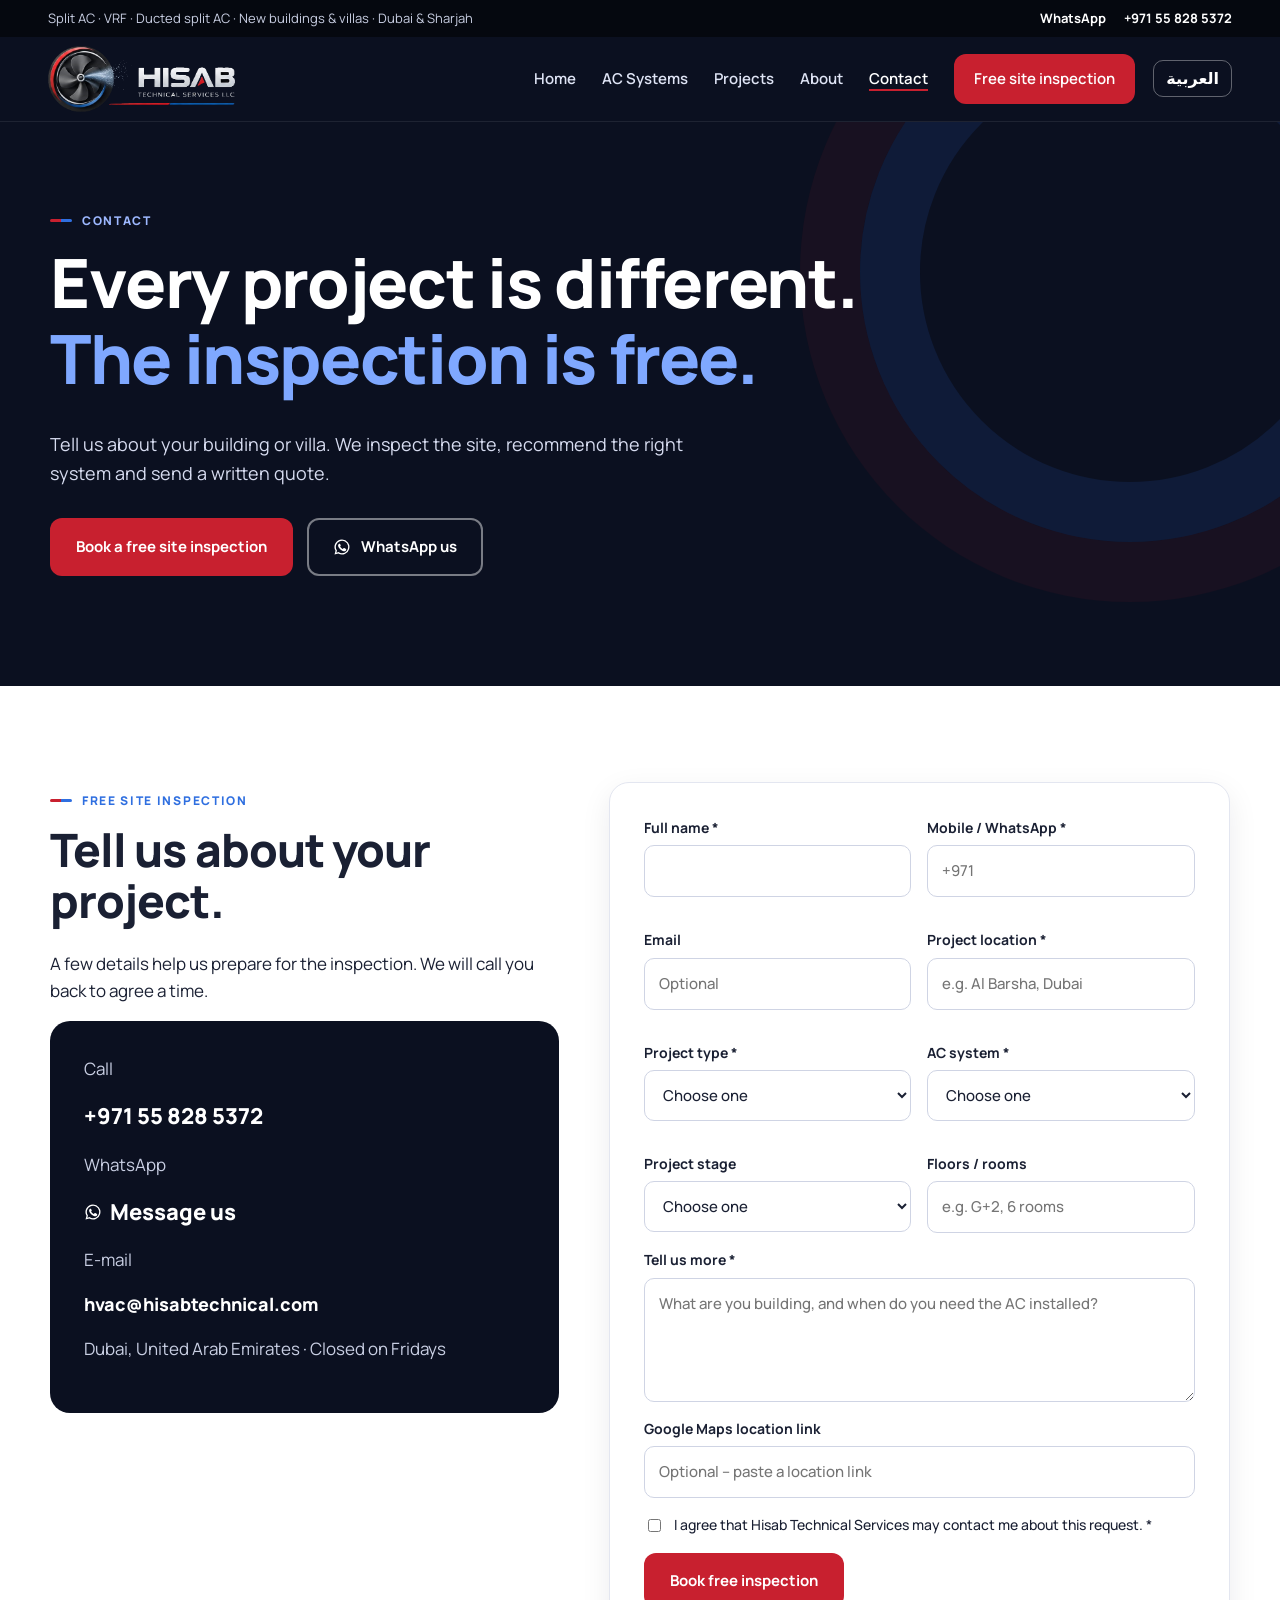
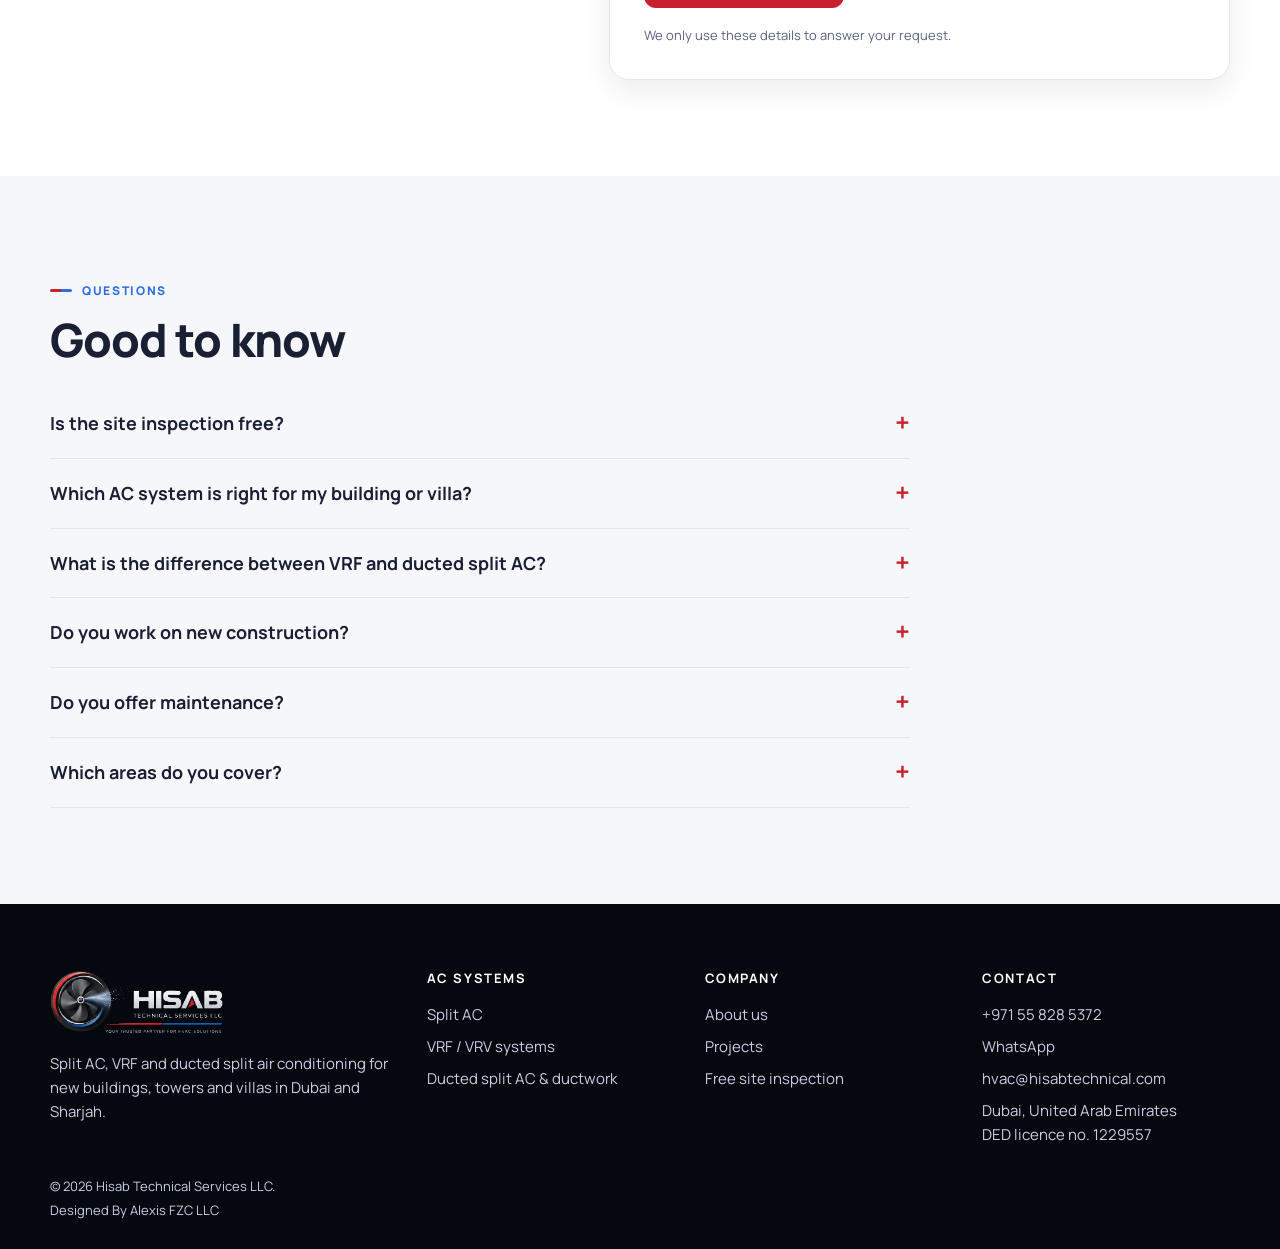
<file: contact.html>
<!doctype html>
<html lang="en">
<head>
<meta charset="utf-8">
<meta name="viewport" content="width=device-width,initial-scale=1">
<title>Free Site Inspection & AC Quote | Hisab Technical Services Dubai</title>
<meta name="description" content="Book a free site inspection for split AC, VRF or ducted split AC installation in your new building or villa in Dubai or Sharjah. Call or WhatsApp +971 55 828 5372.">
<meta name="keywords" content="free site inspection AC, AC installation quote Dubai, HVAC quotation, book AC inspection Sharjah, HVAC company Dubai, AC installation Dubai, air conditioning contractor Dubai, AC installation Sharjah, HVAC contractor UAE">
<meta name="robots" content="index,follow,max-image-preview:large,max-snippet:-1">
<meta name="geo.region" content="AE-DU">
<meta name="geo.placename" content="Dubai">
<link rel="canonical" href="https://hisabtechnical.com/contact">
<link rel="alternate" hreflang="en" href="https://hisabtechnical.com/contact">
<link rel="alternate" hreflang="ar" href="https://hisabtechnical.com/ar/contact">
<link rel="alternate" hreflang="x-default" href="https://hisabtechnical.com/contact">
<meta property="og:type" content="website">
<meta property="og:site_name" content="Hisab Technical Services">
<meta property="og:locale" content="en_AE">
<meta property="og:locale:alternate" content="ar_AE">
<meta property="og:title" content="Free Site Inspection & AC Quote | Hisab Technical Services Dubai">
<meta property="og:description" content="Book a free site inspection for split AC, VRF or ducted split AC installation in your new building or villa in Dubai or Sharjah. Call or WhatsApp +971 55 828 5372.">
<meta property="og:url" content="https://hisabtechnical.com/contact">
<meta property="og:image" content="https://hisabtechnical.com/assets/og-image.jpg">
<meta property="og:image:alt" content="Hisab Technical Services HVAC team installing air conditioning in Dubai">
<meta name="twitter:card" content="summary_large_image">
<meta name="twitter:title" content="Free Site Inspection & AC Quote | Hisab Technical Services Dubai">
<meta name="twitter:description" content="Book a free site inspection for split AC, VRF or ducted split AC installation in your new building or villa in Dubai or Sharjah. Call or WhatsApp +971 55 828 5372.">
<meta name="theme-color" content="#0b1020">
<link rel="icon" type="image/png" href="assets/favicon.png">
<link rel="apple-touch-icon" href="assets/apple-touch-icon.png">
<link rel="preconnect" href="https://fonts.googleapis.com">
<link rel="preconnect" href="https://fonts.gstatic.com" crossorigin>
<link href="https://fonts.googleapis.com/css2?family=Manrope:wght@400;500;600;700;800&display=swap" rel="stylesheet">
<link rel="stylesheet" href="styles.css">
<script type="application/ld+json">{"@context": "https://schema.org", "@type": "HVACBusiness", "@id": "https://hisabtechnical.com/#business", "name": "Hisab Technical Services LLC", "alternateName": ["Hisab Technical Services", "حساب للخدمات الفنية"], "description": "Dubai HVAC contractor that designs, supplies, installs and commissions split AC, VRF/VRV and ducted split air conditioning with ductwork for new buildings, towers and villas in Dubai and Sharjah.", "founder": [{"@type": "Person", "name": "Eng. Mohammad Rafique Attar", "jobTitle": "Founding Partner"}, {"@type": "Person", "name": "Muhammad Saadat Shafqat", "honorificSuffix": "ACA", "jobTitle": "Co-Founder & Managing Director"}], "identifier": {"@type": "PropertyValue", "name": "DED licence", "value": "1229557"}, "knowsAbout": ["HVAC", "Split AC installation", "VRF / VRV systems", "Ducted split AC", "Ductwork", "Cooling load calculation", "Testing and commissioning"], "knowsLanguage": ["en", "ar"], "slogan": "Your trusted partner for HVAC solutions", "url": "https://hisabtechnical.com", "telephone": "+971558285372", "email": "hvac@hisabtechnical.com", "image": "https://hisabtechnical.com/assets/og-image.jpg", "logo": "https://hisabtechnical.com/assets/hisab-logo.png", "foundingDate": "2023-08", "address": {"@type": "PostalAddress", "addressLocality": "Dubai", "addressCountry": "AE"}, "areaServed": [{"@type": "City", "name": "Dubai"}, {"@type": "City", "name": "Sharjah"}, {"@type": "Country", "name": "United Arab Emirates"}], "sameAs": ["https://instagram.com/hisab_technical_services_llc"], "hasOfferCatalog": {"@type": "OfferCatalog", "name": "Air conditioning installation", "itemListElement": [{"@type": "Offer", "itemOffered": {"@type": "Service", "name": "Split AC supply and installation for new buildings and villas"}}, {"@type": "Offer", "itemOffered": {"@type": "Service", "name": "VRF / VRV air conditioning design, installation and commissioning"}}, {"@type": "Offer", "itemOffered": {"@type": "Service", "name": "Ducted split AC and ductwork design and installation"}}, {"@type": "Offer", "itemOffered": {"@type": "Service", "name": "Free site inspection"}}]}}</script>
</head>
<body>
<a class="skip" href="#main">Skip to content</a>
<div class="topbar"><div class="wrap"><span>Split AC · VRF · Ducted split AC<span class="hide-sm"> · New buildings &amp; villas · Dubai &amp; Sharjah</span></span><span class="top-links"><a href="https://wa.me/971558285372?text=Hello%20Hisab%2C%20I%20would%20like%20a%20free%20site%20inspection." target="_blank" rel="noopener">WhatsApp</a><a href="tel:+971558285372">+971 55 828 5372</a></span></div></div>
<header class="header"><div class="wrap nav">
<a class="brand" href="index.html" aria-label="Hisab Technical Services home"><img src="assets/hisab-logo-header-v3.png" alt="Hisab Technical Services LLC – your trusted partner for HVAC solutions" width="576" height="203"></a>
<div class="nav-end"><nav class="menu" id="menu" aria-label="Main"><a href="index.html">Home</a><a href="ac-systems.html">AC Systems</a><a href="projects.html">Projects</a><a href="about.html">About</a><a href="contact.html" aria-current="page">Contact</a><a class="btn btn-red" href="contact.html#book">Free site inspection</a></nav>
<a class="lang-switch" href="ar/contact.html" hreflang="ar" lang="ar">العربية</a><button class="menu-toggle" aria-label="Open menu" aria-expanded="false" aria-controls="menu">☰</button></div>
</div></header>
<main id="main">
<section class="page-hero"><div class="wrap"><div class="eyebrow">Contact</div>
<h1>Every project is different.<br><span class="accent-blue">The inspection is free.</span></h1>
<p>Tell us about your building or villa. We inspect the site, recommend the right system and send a written quote.</p>
<div class="hero-actions"><a class="btn btn-red" href="#book">Book a free site inspection</a><a class="btn btn-ghost" href="https://wa.me/971558285372?text=Hello%20Hisab%2C%20I%20would%20like%20a%20free%20site%20inspection." target="_blank" rel="noopener"><svg class="wa" viewBox="0 0 24 24" aria-hidden="true"><path fill="currentColor" d="M12 2a10 10 0 0 0-8.6 15.1L2 22l5-1.3A10 10 0 1 0 12 2zm0 18.2a8.2 8.2 0 0 1-4.2-1.2l-.3-.2-3 .8.8-2.9-.2-.3A8.2 8.2 0 1 1 12 20.2zm4.5-6.1c-.2-.1-1.5-.7-1.7-.8s-.4-.1-.6.1-.7.8-.8 1-.3.2-.5.1a6.7 6.7 0 0 1-3.3-2.9c-.3-.4.3-.4.7-1.3.1-.2 0-.3 0-.4l-.8-1.8c-.2-.5-.4-.4-.6-.4h-.5a1 1 0 0 0-.7.3 3 3 0 0 0-.9 2.2 5.2 5.2 0 0 0 1.1 2.7 11.8 11.8 0 0 0 4.5 4c1.7.7 2.3.8 3.2.7a2.7 2.7 0 0 0 1.8-1.3 2.2 2.2 0 0 0 .2-1.3c-.1-.1-.3-.2-.5-.3z"/></svg> WhatsApp us</a></div></div></section>
<section class="section" id="book"><div class="wrap booking">
<div><div class="eyebrow">Free site inspection</div><h2>Tell us about your project.</h2>
<p>A few details help us prepare for the inspection. We will call you back to agree a time.</p>
<div class="contact-box">
<p>Call</p><a href="tel:+971558285372">+971 55 828 5372</a>
<p style="margin-top:16px">WhatsApp</p><a href="https://wa.me/971558285372?text=Hello%20Hisab%2C%20I%20would%20like%20a%20free%20site%20inspection." target="_blank" rel="noopener"><svg class="wa" viewBox="0 0 24 24" aria-hidden="true"><path fill="currentColor" d="M12 2a10 10 0 0 0-8.6 15.1L2 22l5-1.3A10 10 0 1 0 12 2zm0 18.2a8.2 8.2 0 0 1-4.2-1.2l-.3-.2-3 .8.8-2.9-.2-.3A8.2 8.2 0 1 1 12 20.2zm4.5-6.1c-.2-.1-1.5-.7-1.7-.8s-.4-.1-.6.1-.7.8-.8 1-.3.2-.5.1a6.7 6.7 0 0 1-3.3-2.9c-.3-.4.3-.4.7-1.3.1-.2 0-.3 0-.4l-.8-1.8c-.2-.5-.4-.4-.6-.4h-.5a1 1 0 0 0-.7.3 3 3 0 0 0-.9 2.2 5.2 5.2 0 0 0 1.1 2.7 11.8 11.8 0 0 0 4.5 4c1.7.7 2.3.8 3.2.7a2.7 2.7 0 0 0 1.8-1.3 2.2 2.2 0 0 0 .2-1.3c-.1-.1-.3-.2-.5-.3z"/></svg> Message us</a>
<p style="margin-top:16px">E-mail</p><a href="mailto:hvac@hisabtechnical.com" style="font-size:18px">hvac@hisabtechnical.com</a>
<p style="margin-top:16px">Dubai, United Arab Emirates · Closed on Fridays</p></div></div>
<div class="form-card">
<form id="booking-form" name="site-inspection" method="POST" action="/thank-you">
<input type="hidden" name="form-name" value="site-inspection">
<input type="hidden" name="subject" value="New site inspection request from the Hisab website">
<p class="hidden"><label>Leave this empty: <input name="bot-field"></label></p>
<div class="grid-2">
<label>Full name *<input name="name" required autocomplete="name"></label>
<label>Mobile / WhatsApp *<input name="phone" type="tel" required autocomplete="tel" placeholder="+971"></label>
<label>Email<input name="email" type="email" autocomplete="email" placeholder="Optional"></label>
<label>Project location *<input name="location" required placeholder="e.g. Al Barsha, Dubai"></label>
<label>Project type *<select name="project" required><option value="">Choose one</option><option>Villa</option><option>Tower / multi-storey building</option><option>Commercial building / office</option><option>School / nursery / public building</option><option>Other</option></select></label>
<label>AC system *<select name="system" id="system" required><option value="">Choose one</option><option value="split">Split AC</option><option value="vrf">VRF / VRV system</option><option value="ducted">Ducted split AC &amp; ductwork</option><option value="not-sure">Not sure yet – advise me</option></select></label>
<label>Project stage<select name="stage"><option value="">Choose one</option><option>Design / drawings</option><option>Under construction</option><option>Shell &amp; core ready</option><option>Finishing stage</option></select></label>
<label>Floors / rooms<input name="size" placeholder="e.g. G+2, 6 rooms"></label>
</div>
<label>Tell us more *<textarea name="message" rows="4" required placeholder="What are you building, and when do you need the AC installed?"></textarea></label>
<label>Google Maps location link<input name="maplink" type="url" placeholder="Optional – paste a location link"></label>
<label class="check"><input type="checkbox" name="consent" required><span>I agree that Hisab Technical Services may contact me about this request. *</span></label>
<button class="btn btn-red" type="submit">Book free inspection</button>
<p class="form-status" id="form-status" aria-live="polite"></p>
<p class="form-note">We only use these details to answer your request.</p>
</form></div>
</div></section>
<section class="section alt"><div class="wrap"><div class="eyebrow">Questions</div><h2>Good to know</h2><div class="faq"><details><summary>Is the site inspection free?</summary><p>Yes. Every project is different, so we inspect the site first. The inspection is free, and you receive a written quotation afterwards.</p></details><details><summary>Which AC system is right for my building or villa?</summary><p>It depends on the number of rooms, the ceiling space and how the building is used. Split units suit individual rooms and apartments. Ducted split AC hides the indoor unit above a false ceiling and suits villas and open-plan spaces. VRF suits larger villas, towers and buildings with many rooms on one outdoor system. We recommend a system after the site inspection.</p></details><details><summary>What is the difference between VRF and ducted split AC?</summary><p>A ducted split system uses one indoor unit that sends cooled air through ducts to several rooms, usually with one thermostat per system. A VRF (variable refrigerant flow, also called VRV) system connects many indoor units to one outdoor unit, so each room can be set to its own temperature.</p></details><details><summary>Do you work on new construction?</summary><p>Yes. New installations are our focus: AC and ductwork for new buildings, towers and villas, from design stage through installation, testing and handover.</p></details><details><summary>Do you offer maintenance?</summary><p>We focus on new installations. Maintenance is provided for systems we installed, during the warranty period.</p></details><details><summary>Which areas do you cover?</summary><p>We are based in Dubai and work across Dubai and Sharjah, with project references in Sharjah, Al Dhaid, Umm Al Quwain and Dubai.</p></details></div></div></section>
</main>
<footer class="footer"><div class="wrap">
<div class="footer-grid">
<div><img src="assets/hisab-logo.png" alt="Hisab Technical Services LLC" width="590" height="235" loading="lazy"><p>Split AC, VRF and ducted split air conditioning for new buildings, towers and villas in Dubai and Sharjah.</p></div>
<div><h4>AC systems</h4><a href="ac-systems.html#split">Split AC</a><a href="ac-systems.html#vrf">VRF / VRV systems</a><a href="ac-systems.html#ducted">Ducted split AC &amp; ductwork</a></div>
<div><h4>Company</h4><a href="about.html">About us</a><a href="projects.html">Projects</a><a href="contact.html#book">Free site inspection</a></div>
<div><h4>Contact</h4><a href="tel:+971558285372">+971 55 828 5372</a><a href="https://wa.me/971558285372?text=Hello%20Hisab%2C%20I%20would%20like%20a%20free%20site%20inspection." target="_blank" rel="noopener">WhatsApp</a><a href="mailto:hvac@hisabtechnical.com">hvac@hisabtechnical.com</a><p>Dubai, United Arab Emirates<br>DED licence no. 1229557</p></div>
</div>
<div class="footer-base footer-credit"><span>© 2026 Hisab Technical Services LLC.</span><span>Designed By Alexis FZC LLC</span></div>
</div></footer>
<div class="callbar"><a href="tel:+971558285372">Call</a><a href="https://wa.me/971558285372?text=Hello%20Hisab%2C%20I%20would%20like%20a%20free%20site%20inspection." target="_blank" rel="noopener">WhatsApp</a></div>
<script src="site.js"></script>
</body>
</html>
</file>
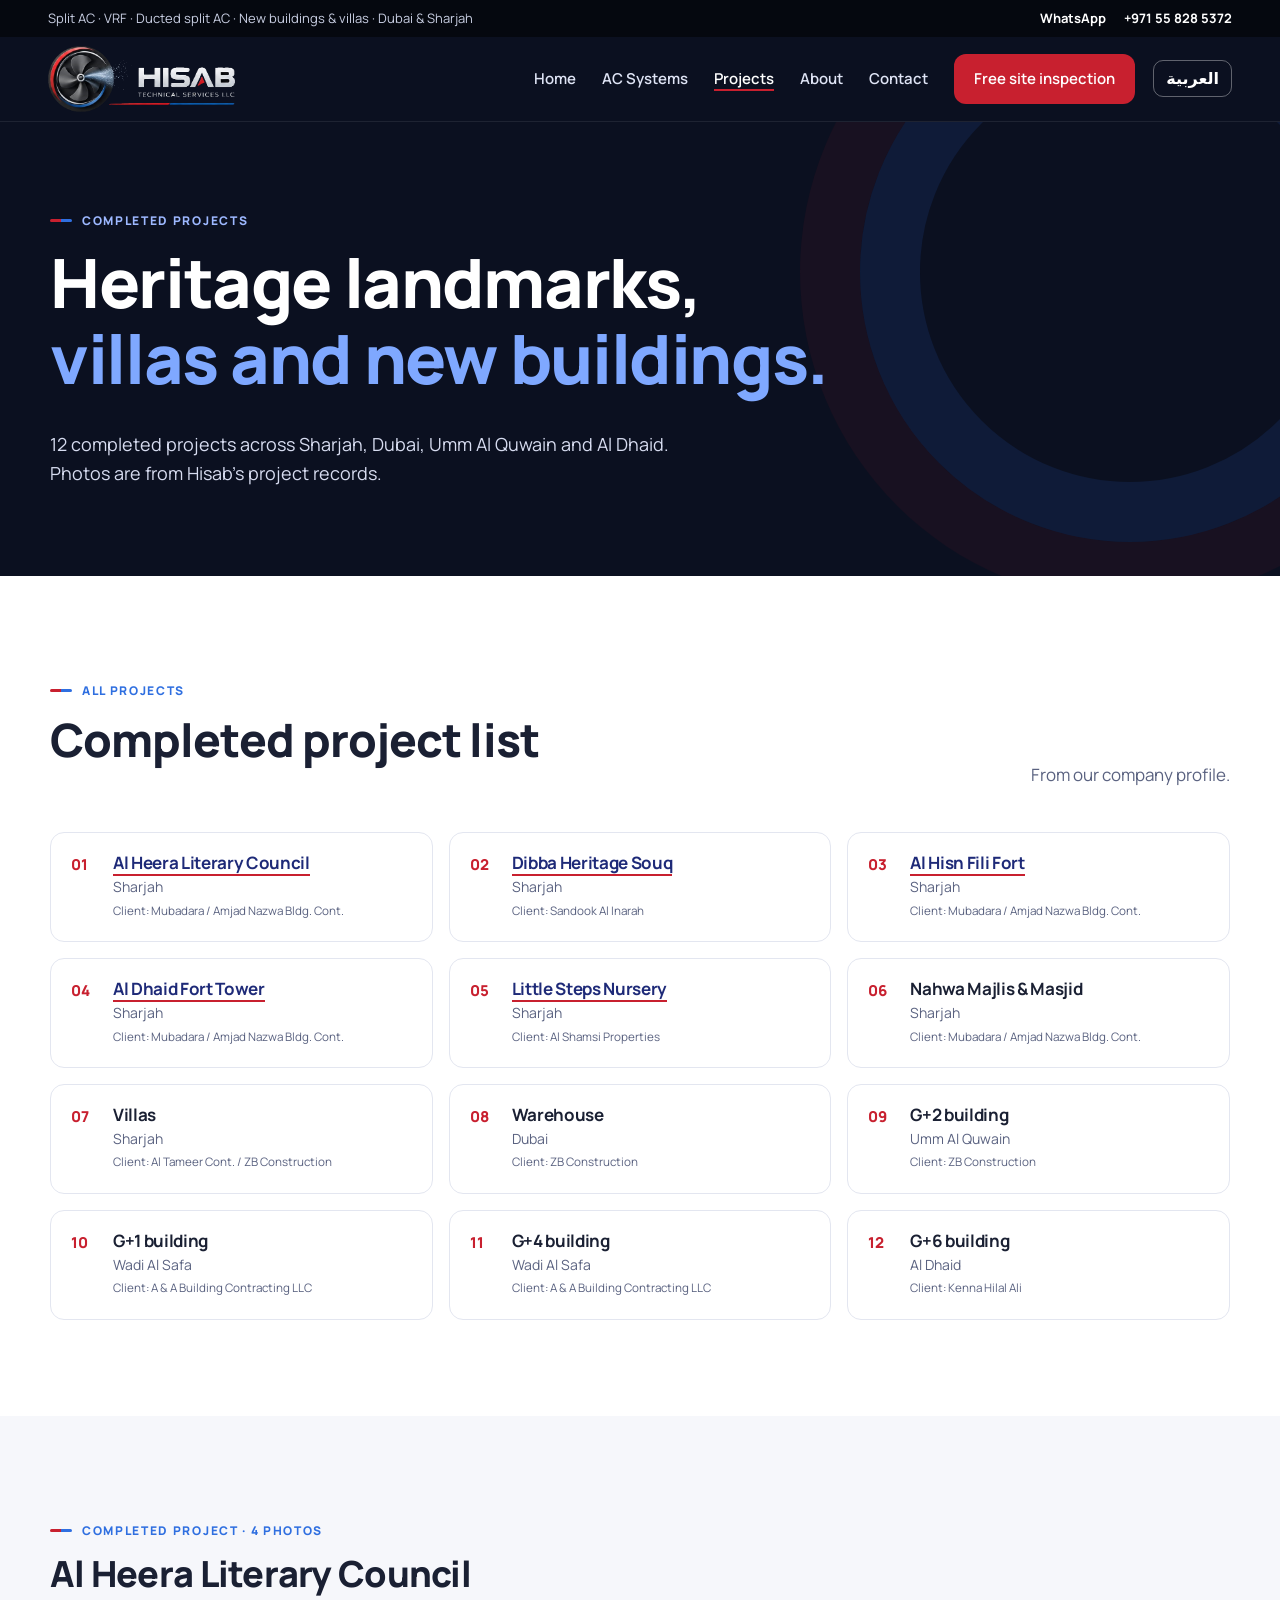
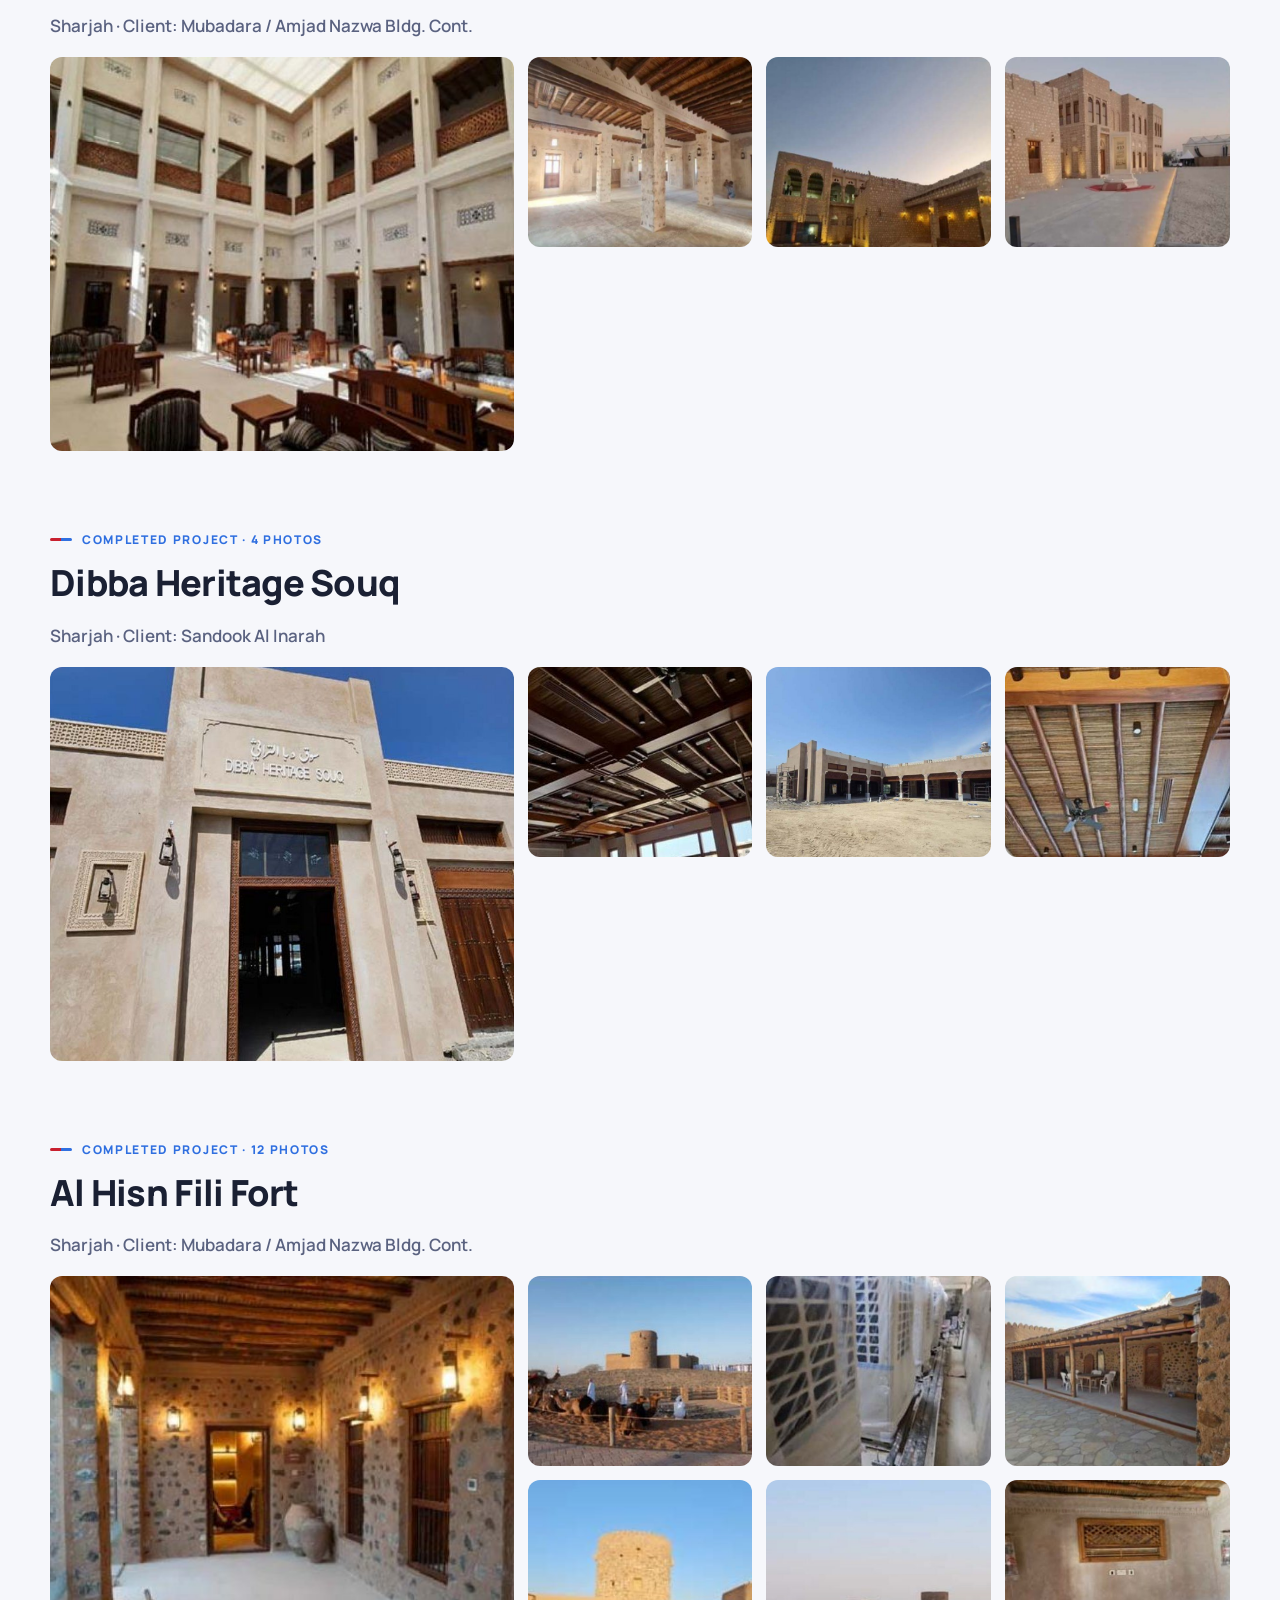
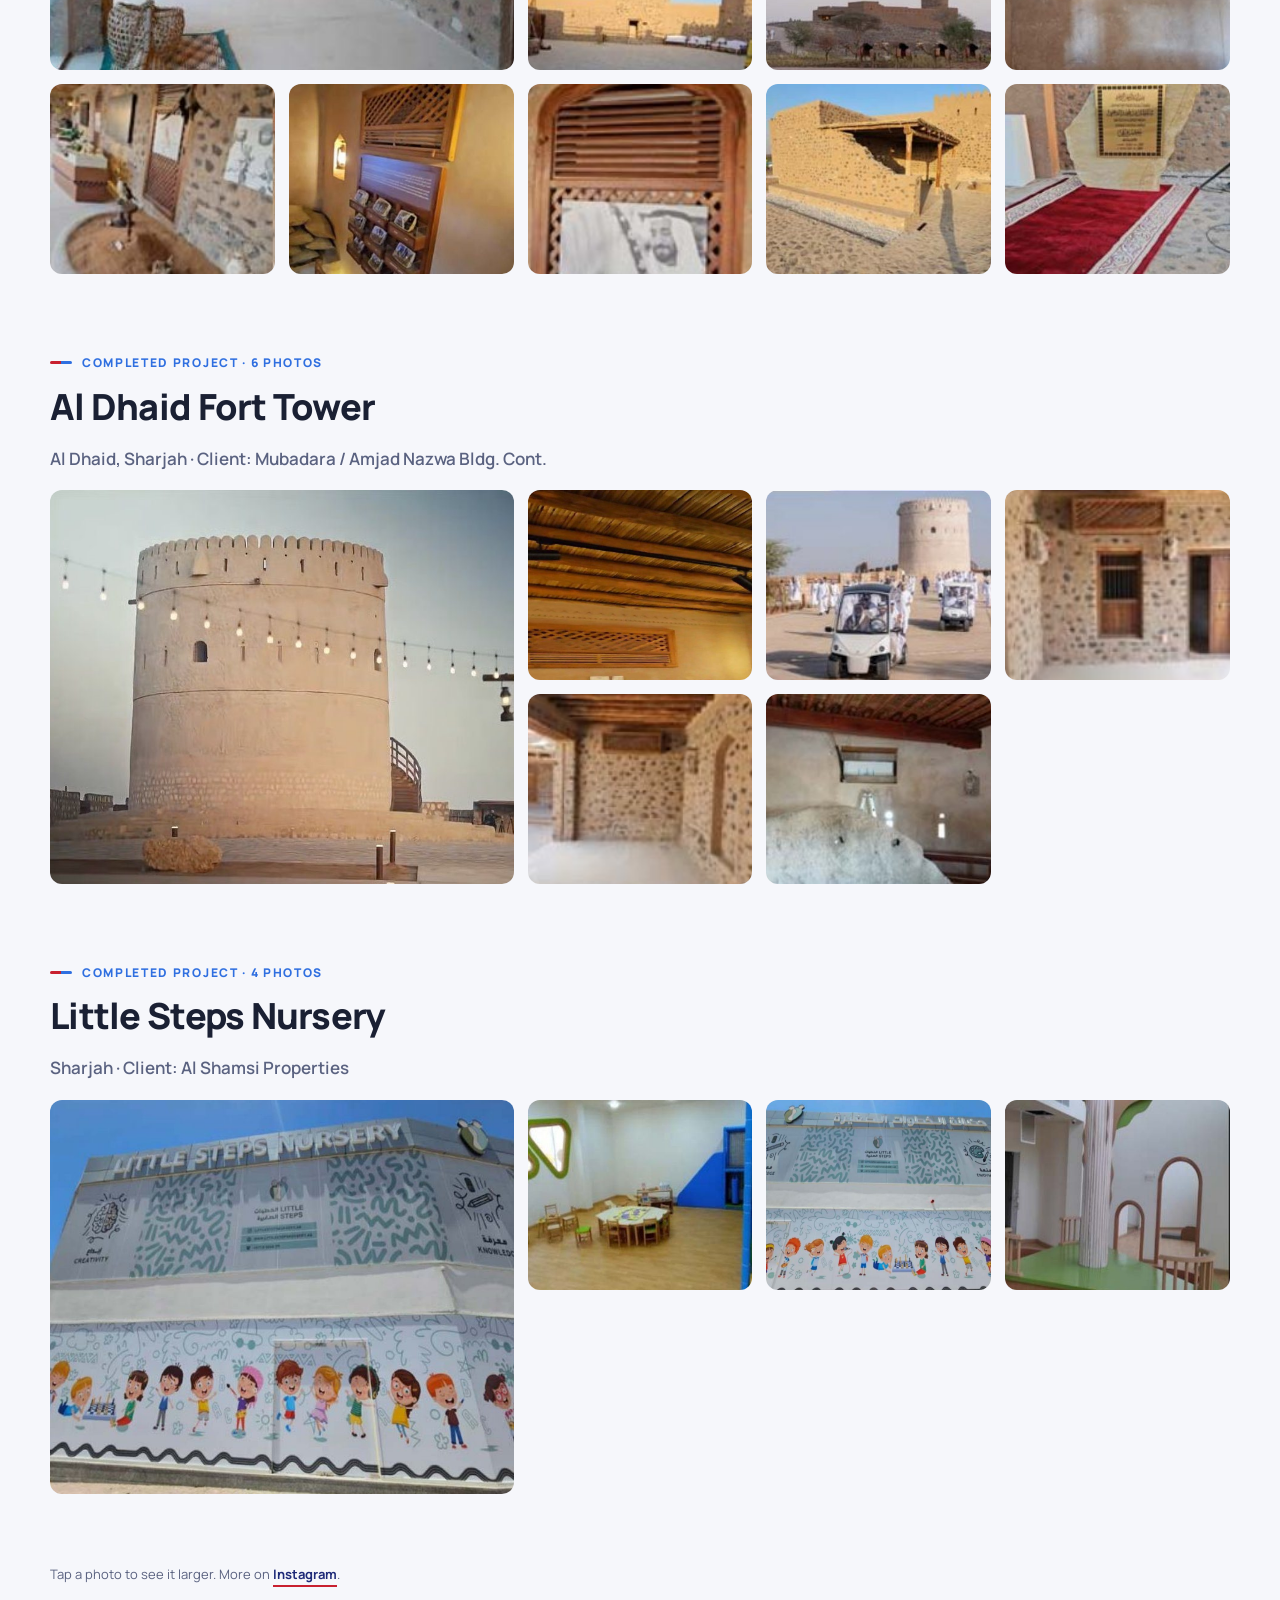
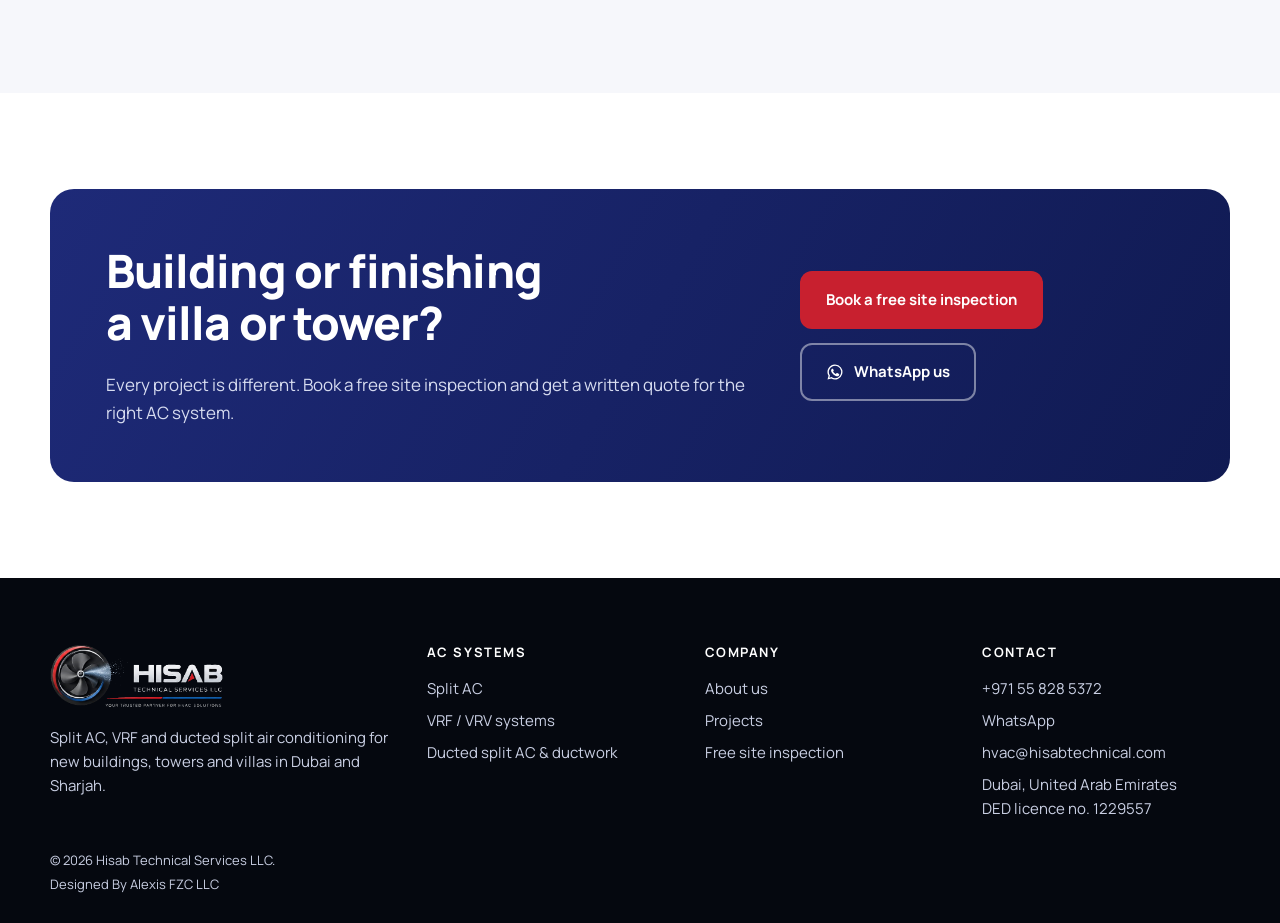
<file: projects.html>
<!doctype html>
<html lang="en">
<head>
<meta charset="utf-8">
<meta name="viewport" content="width=device-width,initial-scale=1">
<title>Completed Air Conditioning Projects in Sharjah & Dubai | Hisab Technical Services</title>
<meta name="description" content="Completed air conditioning projects by Hisab Technical Services: Al Heera Literary Council, Dibba Heritage Souq, Al Hisn Fili Fort, Al Dhaid Fort Tower, Little Steps Nursery, villas and G+1 to G+6 buildings.">
<meta name="keywords" content="HVAC projects Sharjah, AC projects Dubai, heritage building air conditioning, Al Heera Literary Council, Dibba Heritage Souq, Al Hisn Fili Fort, Al Dhaid Fort Tower, HVAC company Dubai, AC installation Dubai, air conditioning contractor Dubai, AC installation Sharjah, HVAC contractor UAE">
<meta name="robots" content="index,follow,max-image-preview:large,max-snippet:-1">
<meta name="geo.region" content="AE-DU">
<meta name="geo.placename" content="Dubai">
<link rel="canonical" href="https://hisabtechnical.com/projects">
<link rel="alternate" hreflang="en" href="https://hisabtechnical.com/projects">
<link rel="alternate" hreflang="ar" href="https://hisabtechnical.com/ar/projects">
<link rel="alternate" hreflang="x-default" href="https://hisabtechnical.com/projects">
<meta property="og:type" content="website">
<meta property="og:site_name" content="Hisab Technical Services">
<meta property="og:locale" content="en_AE">
<meta property="og:locale:alternate" content="ar_AE">
<meta property="og:title" content="Completed Air Conditioning Projects in Sharjah & Dubai | Hisab Technical Services">
<meta property="og:description" content="Completed air conditioning projects by Hisab Technical Services: Al Heera Literary Council, Dibba Heritage Souq, Al Hisn Fili Fort, Al Dhaid Fort Tower, Little Steps Nursery, villas and G+1 to G+6 buildings.">
<meta property="og:url" content="https://hisabtechnical.com/projects">
<meta property="og:image" content="https://hisabtechnical.com/assets/og-image.jpg">
<meta property="og:image:alt" content="Hisab Technical Services HVAC team installing air conditioning in Dubai">
<meta name="twitter:card" content="summary_large_image">
<meta name="twitter:title" content="Completed Air Conditioning Projects in Sharjah & Dubai | Hisab Technical Services">
<meta name="twitter:description" content="Completed air conditioning projects by Hisab Technical Services: Al Heera Literary Council, Dibba Heritage Souq, Al Hisn Fili Fort, Al Dhaid Fort Tower, Little Steps Nursery, villas and G+1 to G+6 buildings.">
<meta name="theme-color" content="#0b1020">
<link rel="icon" type="image/png" href="assets/favicon.png">
<link rel="apple-touch-icon" href="assets/apple-touch-icon.png">
<link rel="preconnect" href="https://fonts.googleapis.com">
<link rel="preconnect" href="https://fonts.gstatic.com" crossorigin>
<link href="https://fonts.googleapis.com/css2?family=Manrope:wght@400;500;600;700;800&display=swap" rel="stylesheet">
<link rel="stylesheet" href="styles.css">
<script type="application/ld+json">{"@context": "https://schema.org", "@type": "HVACBusiness", "@id": "https://hisabtechnical.com/#business", "name": "Hisab Technical Services LLC", "alternateName": ["Hisab Technical Services", "حساب للخدمات الفنية"], "description": "Dubai HVAC contractor that designs, supplies, installs and commissions split AC, VRF/VRV and ducted split air conditioning with ductwork for new buildings, towers and villas in Dubai and Sharjah.", "founder": [{"@type": "Person", "name": "Eng. Mohammad Rafique Attar", "jobTitle": "Founding Partner"}, {"@type": "Person", "name": "Muhammad Saadat Shafqat", "honorificSuffix": "ACA", "jobTitle": "Co-Founder & Managing Director"}], "identifier": {"@type": "PropertyValue", "name": "DED licence", "value": "1229557"}, "knowsAbout": ["HVAC", "Split AC installation", "VRF / VRV systems", "Ducted split AC", "Ductwork", "Cooling load calculation", "Testing and commissioning"], "knowsLanguage": ["en", "ar"], "slogan": "Your trusted partner for HVAC solutions", "url": "https://hisabtechnical.com", "telephone": "+971558285372", "email": "hvac@hisabtechnical.com", "image": "https://hisabtechnical.com/assets/og-image.jpg", "logo": "https://hisabtechnical.com/assets/hisab-logo.png", "foundingDate": "2023-08", "address": {"@type": "PostalAddress", "addressLocality": "Dubai", "addressCountry": "AE"}, "areaServed": [{"@type": "City", "name": "Dubai"}, {"@type": "City", "name": "Sharjah"}, {"@type": "Country", "name": "United Arab Emirates"}], "sameAs": ["https://instagram.com/hisab_technical_services_llc"], "hasOfferCatalog": {"@type": "OfferCatalog", "name": "Air conditioning installation", "itemListElement": [{"@type": "Offer", "itemOffered": {"@type": "Service", "name": "Split AC supply and installation for new buildings and villas"}}, {"@type": "Offer", "itemOffered": {"@type": "Service", "name": "VRF / VRV air conditioning design, installation and commissioning"}}, {"@type": "Offer", "itemOffered": {"@type": "Service", "name": "Ducted split AC and ductwork design and installation"}}, {"@type": "Offer", "itemOffered": {"@type": "Service", "name": "Free site inspection"}}]}}</script>
</head>
<body>
<a class="skip" href="#main">Skip to content</a>
<div class="topbar"><div class="wrap"><span>Split AC · VRF · Ducted split AC<span class="hide-sm"> · New buildings &amp; villas · Dubai &amp; Sharjah</span></span><span class="top-links"><a href="https://wa.me/971558285372?text=Hello%20Hisab%2C%20I%20would%20like%20a%20free%20site%20inspection." target="_blank" rel="noopener">WhatsApp</a><a href="tel:+971558285372">+971 55 828 5372</a></span></div></div>
<header class="header"><div class="wrap nav">
<a class="brand" href="index.html" aria-label="Hisab Technical Services home"><img src="assets/hisab-logo-header-v3.png" alt="Hisab Technical Services LLC – your trusted partner for HVAC solutions" width="576" height="203"></a>
<div class="nav-end"><nav class="menu" id="menu" aria-label="Main"><a href="index.html">Home</a><a href="ac-systems.html">AC Systems</a><a href="projects.html" aria-current="page">Projects</a><a href="about.html">About</a><a href="contact.html">Contact</a><a class="btn btn-red" href="contact.html#book">Free site inspection</a></nav>
<a class="lang-switch" href="ar/projects.html" hreflang="ar" lang="ar">العربية</a><button class="menu-toggle" aria-label="Open menu" aria-expanded="false" aria-controls="menu">☰</button></div>
</div></header>
<main id="main">
<section class="page-hero"><div class="wrap"><div class="eyebrow">Completed projects</div>
<h1>Heritage landmarks,<br><span class="accent-blue">villas and new buildings.</span></h1>
<p>12 completed projects across Sharjah, Dubai, Umm Al Quwain and Al Dhaid. Photos are from Hisab’s project records.</p></div></section>
<section class="section"><div class="wrap">
<div class="head"><div><div class="eyebrow">All projects</div><h2>Completed project list</h2></div><p>From our company profile.</p></div>
<div class="ref-grid"><div class="ref"><span class="num">01</span><div><h3><a href="#heera">Al Heera Literary Council</a></h3><p>Sharjah<br><small>Client: Mubadara / Amjad Nazwa Bldg. Cont.</small></p></div></div><div class="ref"><span class="num">02</span><div><h3><a href="#dibba">Dibba Heritage Souq</a></h3><p>Sharjah<br><small>Client: Sandook Al Inarah</small></p></div></div><div class="ref"><span class="num">03</span><div><h3><a href="#fili">Al Hisn Fili Fort</a></h3><p>Sharjah<br><small>Client: Mubadara / Amjad Nazwa Bldg. Cont.</small></p></div></div><div class="ref"><span class="num">04</span><div><h3><a href="#dhaid">Al Dhaid Fort Tower</a></h3><p>Sharjah<br><small>Client: Mubadara / Amjad Nazwa Bldg. Cont.</small></p></div></div><div class="ref"><span class="num">05</span><div><h3><a href="#steps">Little Steps Nursery</a></h3><p>Sharjah<br><small>Client: Al Shamsi Properties</small></p></div></div><div class="ref"><span class="num">06</span><div><h3>Nahwa Majlis &amp; Masjid</h3><p>Sharjah<br><small>Client: Mubadara / Amjad Nazwa Bldg. Cont.</small></p></div></div><div class="ref"><span class="num">07</span><div><h3>Villas</h3><p>Sharjah<br><small>Client: Al Tameer Cont. / ZB Construction</small></p></div></div><div class="ref"><span class="num">08</span><div><h3>Warehouse</h3><p>Dubai<br><small>Client: ZB Construction</small></p></div></div><div class="ref"><span class="num">09</span><div><h3>G+2 building</h3><p>Umm Al Quwain<br><small>Client: ZB Construction</small></p></div></div><div class="ref"><span class="num">10</span><div><h3>G+1 building</h3><p>Wadi Al Safa<br><small>Client: A &amp; A Building Contracting LLC</small></p></div></div><div class="ref"><span class="num">11</span><div><h3>G+4 building</h3><p>Wadi Al Safa<br><small>Client: A &amp; A Building Contracting LLC</small></p></div></div><div class="ref"><span class="num">12</span><div><h3>G+6 building</h3><p>Al Dhaid<br><small>Client: Kenna Hilal Ali</small></p></div></div></div>
</div></section>
<section class="section alt"><div class="wrap">
<article class="project-block" id="heera"><div class="eyebrow">Completed project · 4 photos</div><h2>Al Heera Literary Council</h2><p class="meta">Sharjah · Client: Mubadara / Amjad Nazwa Bldg. Cont.</p><div class="gallery"><img src="assets/projects/heera-interior.jpg" alt="Courtyard hall with seating – Al Heera Literary Council, Sharjah" loading="lazy"><img src="assets/projects/heera-hall.jpg" alt="Columned hall with timber ceiling – Al Heera Literary Council, Sharjah" loading="lazy"><img src="assets/projects/heera-night.jpg" alt="Building exterior at dusk – Al Heera Literary Council, Sharjah" loading="lazy"><img src="assets/projects/heera-exterior.jpg" alt="Entrance plaza at dusk – Al Heera Literary Council, Sharjah" loading="lazy"></div></article>
<article class="project-block" id="dibba"><div class="eyebrow">Completed project · 4 photos</div><h2>Dibba Heritage Souq</h2><p class="meta">Sharjah · Client: Sandook Al Inarah</p><div class="gallery"><img src="assets/projects/dibba-front.jpg" alt="Main entrance – Dibba Heritage Souq, Sharjah" loading="lazy"><img src="assets/projects/dibba-ceiling.jpg" alt="Timber ceiling with linear air diffusers – Dibba Heritage Souq, Sharjah" loading="lazy"><img src="assets/projects/dibba-wide.jpg" alt="Souq building and arcade – Dibba Heritage Souq, Sharjah" loading="lazy"><img src="assets/projects/dibba-ceiling2.jpg" alt="Covered walkway ceiling – Dibba Heritage Souq, Sharjah" loading="lazy"></div></article>
<article class="project-block" id="fili"><div class="eyebrow">Completed project · 12 photos</div><h2>Al Hisn Fili Fort</h2><p class="meta">Sharjah · Client: Mubadara / Amjad Nazwa Bldg. Cont.</p><div class="gallery"><img src="assets/projects/fili-corridor.jpg" alt="Restored corridor – Al Hisn Fili Fort, Sharjah" loading="lazy"><img src="assets/projects/fili-camels.jpg" alt="Fort and visitors – Al Hisn Fili Fort, Sharjah" loading="lazy"><img src="assets/projects/fili-units.jpg" alt="Row of outdoor VRF condensing units – Al Hisn Fili Fort, Sharjah" loading="lazy"><img src="assets/projects/fili-courtyard.jpg" alt="Shaded courtyard – Al Hisn Fili Fort, Sharjah" loading="lazy"><img src="assets/projects/fili-tower.jpg" alt="Fort tower and courtyard – Al Hisn Fili Fort, Sharjah" loading="lazy"><img src="assets/projects/fili-distant.jpg" alt="Fort at sunset – Al Hisn Fili Fort, Sharjah" loading="lazy"><img src="assets/projects/fili-wall.jpg" alt="Room with air grille – Al Hisn Fili Fort, Sharjah" loading="lazy"><img src="assets/projects/fili-display.jpg" alt="Exhibition room – Al Hisn Fili Fort, Sharjah" loading="lazy"><img src="assets/projects/fili-display2.jpg" alt="Exhibition wall with air grille – Al Hisn Fili Fort, Sharjah" loading="lazy"><img src="assets/projects/fili-arch.jpg" alt="Arched timber grille – Al Hisn Fili Fort, Sharjah" loading="lazy"><img src="assets/projects/fili-sand.jpg" alt="Fort building – Al Hisn Fili Fort, Sharjah" loading="lazy"><img src="assets/projects/fili-plaque.jpg" alt="Opening plaque – Al Hisn Fili Fort, Sharjah" loading="lazy"></div></article>
<article class="project-block" id="dhaid"><div class="eyebrow">Completed project · 6 photos</div><h2>Al Dhaid Fort Tower</h2><p class="meta">Al Dhaid, Sharjah · Client: Mubadara / Amjad Nazwa Bldg. Cont.</p><div class="gallery"><img src="assets/projects/dhaid-tower.jpg" alt="Fort tower at dusk – Al Dhaid Fort Tower, Al Dhaid, Sharjah" loading="lazy"><img src="assets/projects/dhaid-ceiling.jpg" alt="Interior timber ceiling with air grille – Al Dhaid Fort Tower, Al Dhaid, Sharjah" loading="lazy"><img src="assets/projects/dhaid-carts.jpg" alt="Opening day at the fort – Al Dhaid Fort Tower, Al Dhaid, Sharjah" loading="lazy"><img src="assets/projects/dhaid-room1.jpg" alt="Restored room – Al Dhaid Fort Tower, Al Dhaid, Sharjah" loading="lazy"><img src="assets/projects/dhaid-room2.jpg" alt="Restored passage – Al Dhaid Fort Tower, Al Dhaid, Sharjah" loading="lazy"><img src="assets/projects/dhaid-room3.jpg" alt="Interior room – Al Dhaid Fort Tower, Al Dhaid, Sharjah" loading="lazy"></div></article>
<article class="project-block" id="steps"><div class="eyebrow">Completed project · 4 photos</div><h2>Little Steps Nursery</h2><p class="meta">Sharjah · Client: Al Shamsi Properties</p><div class="gallery"><img src="assets/projects/steps-exterior.jpg" alt="Nursery building exterior – Little Steps Nursery, Sharjah" loading="lazy"><img src="assets/projects/steps-interior.jpg" alt="Classroom with ceiling air diffusers – Little Steps Nursery, Sharjah" loading="lazy"><img src="assets/projects/steps-exterior2.jpg" alt="Nursery facade – Little Steps Nursery, Sharjah" loading="lazy"><img src="assets/projects/steps-tree.jpg" alt="Indoor play area – Little Steps Nursery, Sharjah" loading="lazy"></div></article>
<p class="note">Tap a photo to see it larger. More on <a class="link" href="https://instagram.com/hisab_technical_services_llc" target="_blank" rel="noopener">Instagram</a>.</p>
</div></section>
<section class="section"><div class="wrap"><div class="cta">
<div><h2>Building or finishing<br>a villa or tower?</h2><p>Every project is different. Book a free site inspection and get a written quote for the right AC system.</p></div>
<div class="actions"><a class="btn btn-red" href="contact.html#book">Book a free site inspection</a><a class="btn btn-ghost" href="https://wa.me/971558285372?text=Hello%20Hisab%2C%20I%20would%20like%20a%20free%20site%20inspection." target="_blank" rel="noopener"><svg class="wa" viewBox="0 0 24 24" aria-hidden="true"><path fill="currentColor" d="M12 2a10 10 0 0 0-8.6 15.1L2 22l5-1.3A10 10 0 1 0 12 2zm0 18.2a8.2 8.2 0 0 1-4.2-1.2l-.3-.2-3 .8.8-2.9-.2-.3A8.2 8.2 0 1 1 12 20.2zm4.5-6.1c-.2-.1-1.5-.7-1.7-.8s-.4-.1-.6.1-.7.8-.8 1-.3.2-.5.1a6.7 6.7 0 0 1-3.3-2.9c-.3-.4.3-.4.7-1.3.1-.2 0-.3 0-.4l-.8-1.8c-.2-.5-.4-.4-.6-.4h-.5a1 1 0 0 0-.7.3 3 3 0 0 0-.9 2.2 5.2 5.2 0 0 0 1.1 2.7 11.8 11.8 0 0 0 4.5 4c1.7.7 2.3.8 3.2.7a2.7 2.7 0 0 0 1.8-1.3 2.2 2.2 0 0 0 .2-1.3c-.1-.1-.3-.2-.5-.3z"/></svg> WhatsApp us</a></div>
</div></div></section>
</main>
<footer class="footer"><div class="wrap">
<div class="footer-grid">
<div><img src="assets/hisab-logo.png" alt="Hisab Technical Services LLC" width="590" height="235" loading="lazy"><p>Split AC, VRF and ducted split air conditioning for new buildings, towers and villas in Dubai and Sharjah.</p></div>
<div><h4>AC systems</h4><a href="ac-systems.html#split">Split AC</a><a href="ac-systems.html#vrf">VRF / VRV systems</a><a href="ac-systems.html#ducted">Ducted split AC &amp; ductwork</a></div>
<div><h4>Company</h4><a href="about.html">About us</a><a href="projects.html">Projects</a><a href="contact.html#book">Free site inspection</a></div>
<div><h4>Contact</h4><a href="tel:+971558285372">+971 55 828 5372</a><a href="https://wa.me/971558285372?text=Hello%20Hisab%2C%20I%20would%20like%20a%20free%20site%20inspection." target="_blank" rel="noopener">WhatsApp</a><a href="mailto:hvac@hisabtechnical.com">hvac@hisabtechnical.com</a><p>Dubai, United Arab Emirates<br>DED licence no. 1229557</p></div>
</div>
<div class="footer-base footer-credit"><span>© 2026 Hisab Technical Services LLC.</span><span>Designed By Alexis FZC LLC</span></div>
</div></footer>
<div class="callbar"><a href="tel:+971558285372">Call</a><a href="https://wa.me/971558285372?text=Hello%20Hisab%2C%20I%20would%20like%20a%20free%20site%20inspection." target="_blank" rel="noopener">WhatsApp</a></div>
<script src="site.js"></script>
</body>
</html>
</file>
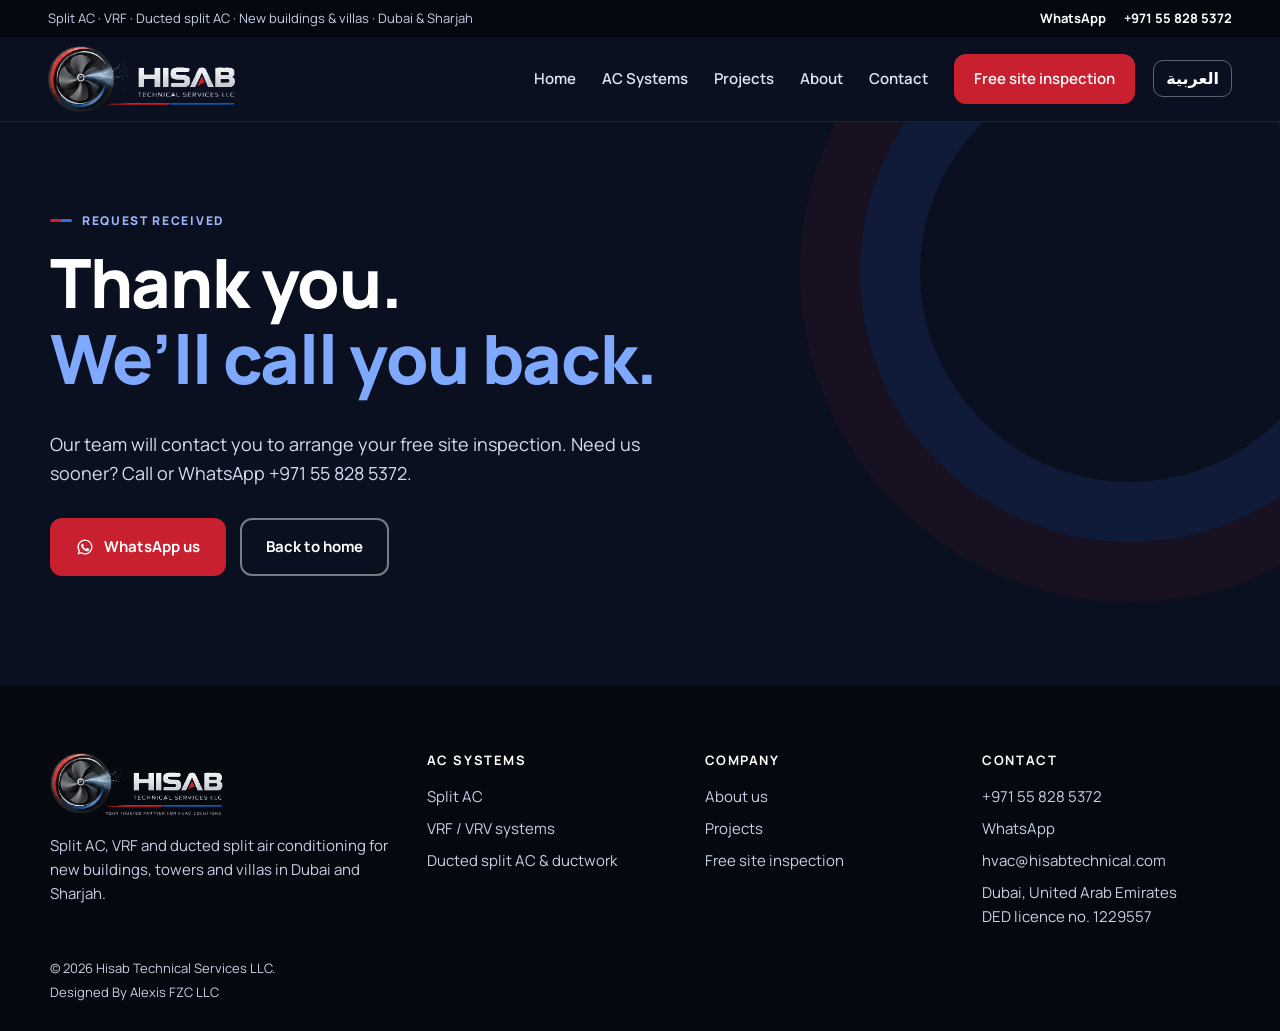
<file: thank-you.html>
<!doctype html>
<html lang="en">
<head>
<meta charset="utf-8">
<meta name="viewport" content="width=device-width,initial-scale=1">
<title>Thank you | Hisab Technical Services</title>
<meta name="description" content="Your request has been sent to Hisab Technical Services.">
<meta name="keywords" content="HVAC company Dubai, AC installation Dubai, air conditioning contractor Dubai, AC installation Sharjah, HVAC contractor UAE">
<meta name="robots" content="index,follow,max-image-preview:large,max-snippet:-1">
<meta name="geo.region" content="AE-DU">
<meta name="geo.placename" content="Dubai">
<link rel="canonical" href="https://hisabtechnical.com/thank-you">
<link rel="alternate" hreflang="en" href="https://hisabtechnical.com/thank-you">
<link rel="alternate" hreflang="ar" href="https://hisabtechnical.com/ar/thank-you">
<link rel="alternate" hreflang="x-default" href="https://hisabtechnical.com/thank-you">
<meta property="og:type" content="website">
<meta property="og:site_name" content="Hisab Technical Services">
<meta property="og:locale" content="en_AE">
<meta property="og:locale:alternate" content="ar_AE">
<meta property="og:title" content="Thank you | Hisab Technical Services">
<meta property="og:description" content="Your request has been sent to Hisab Technical Services.">
<meta property="og:url" content="https://hisabtechnical.com/thank-you">
<meta property="og:image" content="https://hisabtechnical.com/assets/og-image.jpg">
<meta property="og:image:alt" content="Hisab Technical Services HVAC team installing air conditioning in Dubai">
<meta name="twitter:card" content="summary_large_image">
<meta name="twitter:title" content="Thank you | Hisab Technical Services">
<meta name="twitter:description" content="Your request has been sent to Hisab Technical Services.">
<meta name="theme-color" content="#0b1020">
<link rel="icon" type="image/png" href="assets/favicon.png">
<link rel="apple-touch-icon" href="assets/apple-touch-icon.png">
<link rel="preconnect" href="https://fonts.googleapis.com">
<link rel="preconnect" href="https://fonts.gstatic.com" crossorigin>
<link href="https://fonts.googleapis.com/css2?family=Manrope:wght@400;500;600;700;800&display=swap" rel="stylesheet">
<link rel="stylesheet" href="styles.css">
<meta name="robots" content="noindex">
</head>
<body>
<a class="skip" href="#main">Skip to content</a>
<div class="topbar"><div class="wrap"><span>Split AC · VRF · Ducted split AC<span class="hide-sm"> · New buildings &amp; villas · Dubai &amp; Sharjah</span></span><span class="top-links"><a href="https://wa.me/971558285372?text=Hello%20Hisab%2C%20I%20would%20like%20a%20free%20site%20inspection." target="_blank" rel="noopener">WhatsApp</a><a href="tel:+971558285372">+971 55 828 5372</a></span></div></div>
<header class="header"><div class="wrap nav">
<a class="brand" href="index.html" aria-label="Hisab Technical Services home"><img src="assets/hisab-logo-header-v3.png" alt="Hisab Technical Services LLC – your trusted partner for HVAC solutions" width="576" height="203"></a>
<div class="nav-end"><nav class="menu" id="menu" aria-label="Main"><a href="index.html">Home</a><a href="ac-systems.html">AC Systems</a><a href="projects.html">Projects</a><a href="about.html">About</a><a href="contact.html">Contact</a><a class="btn btn-red" href="contact.html#book">Free site inspection</a></nav>
<a class="lang-switch" href="ar/thank-you.html" hreflang="ar" lang="ar">العربية</a><button class="menu-toggle" aria-label="Open menu" aria-expanded="false" aria-controls="menu">☰</button></div>
</div></header>
<main id="main">
<section class="page-hero"><div class="wrap"><div class="eyebrow">Request received</div><h1>Thank you.<br><span class="accent-blue">We’ll call you back.</span></h1>
<p>Our team will contact you to arrange your free site inspection. Need us sooner? Call or WhatsApp +971 55 828 5372.</p>
<div class="hero-actions"><a class="btn btn-red" href="https://wa.me/971558285372?text=Hello%20Hisab%2C%20I%20would%20like%20a%20free%20site%20inspection." target="_blank" rel="noopener"><svg class="wa" viewBox="0 0 24 24" aria-hidden="true"><path fill="currentColor" d="M12 2a10 10 0 0 0-8.6 15.1L2 22l5-1.3A10 10 0 1 0 12 2zm0 18.2a8.2 8.2 0 0 1-4.2-1.2l-.3-.2-3 .8.8-2.9-.2-.3A8.2 8.2 0 1 1 12 20.2zm4.5-6.1c-.2-.1-1.5-.7-1.7-.8s-.4-.1-.6.1-.7.8-.8 1-.3.2-.5.1a6.7 6.7 0 0 1-3.3-2.9c-.3-.4.3-.4.7-1.3.1-.2 0-.3 0-.4l-.8-1.8c-.2-.5-.4-.4-.6-.4h-.5a1 1 0 0 0-.7.3 3 3 0 0 0-.9 2.2 5.2 5.2 0 0 0 1.1 2.7 11.8 11.8 0 0 0 4.5 4c1.7.7 2.3.8 3.2.7a2.7 2.7 0 0 0 1.8-1.3 2.2 2.2 0 0 0 .2-1.3c-.1-.1-.3-.2-.5-.3z"/></svg> WhatsApp us</a><a class="btn btn-ghost" href="index.html">Back to home</a></div></div></section></main>
<footer class="footer"><div class="wrap">
<div class="footer-grid">
<div><img src="assets/hisab-logo.png" alt="Hisab Technical Services LLC" width="590" height="235" loading="lazy"><p>Split AC, VRF and ducted split air conditioning for new buildings, towers and villas in Dubai and Sharjah.</p></div>
<div><h4>AC systems</h4><a href="ac-systems.html#split">Split AC</a><a href="ac-systems.html#vrf">VRF / VRV systems</a><a href="ac-systems.html#ducted">Ducted split AC &amp; ductwork</a></div>
<div><h4>Company</h4><a href="about.html">About us</a><a href="projects.html">Projects</a><a href="contact.html#book">Free site inspection</a></div>
<div><h4>Contact</h4><a href="tel:+971558285372">+971 55 828 5372</a><a href="https://wa.me/971558285372?text=Hello%20Hisab%2C%20I%20would%20like%20a%20free%20site%20inspection." target="_blank" rel="noopener">WhatsApp</a><a href="mailto:hvac@hisabtechnical.com">hvac@hisabtechnical.com</a><p>Dubai, United Arab Emirates<br>DED licence no. 1229557</p></div>
</div>
<div class="footer-base footer-credit"><span>© 2026 Hisab Technical Services LLC.</span><span>Designed By Alexis FZC LLC</span></div>
</div></footer>
<div class="callbar"><a href="tel:+971558285372">Call</a><a href="https://wa.me/971558285372?text=Hello%20Hisab%2C%20I%20would%20like%20a%20free%20site%20inspection." target="_blank" rel="noopener">WhatsApp</a></div>
<script src="site.js"></script>
</body>
</html>
</file>
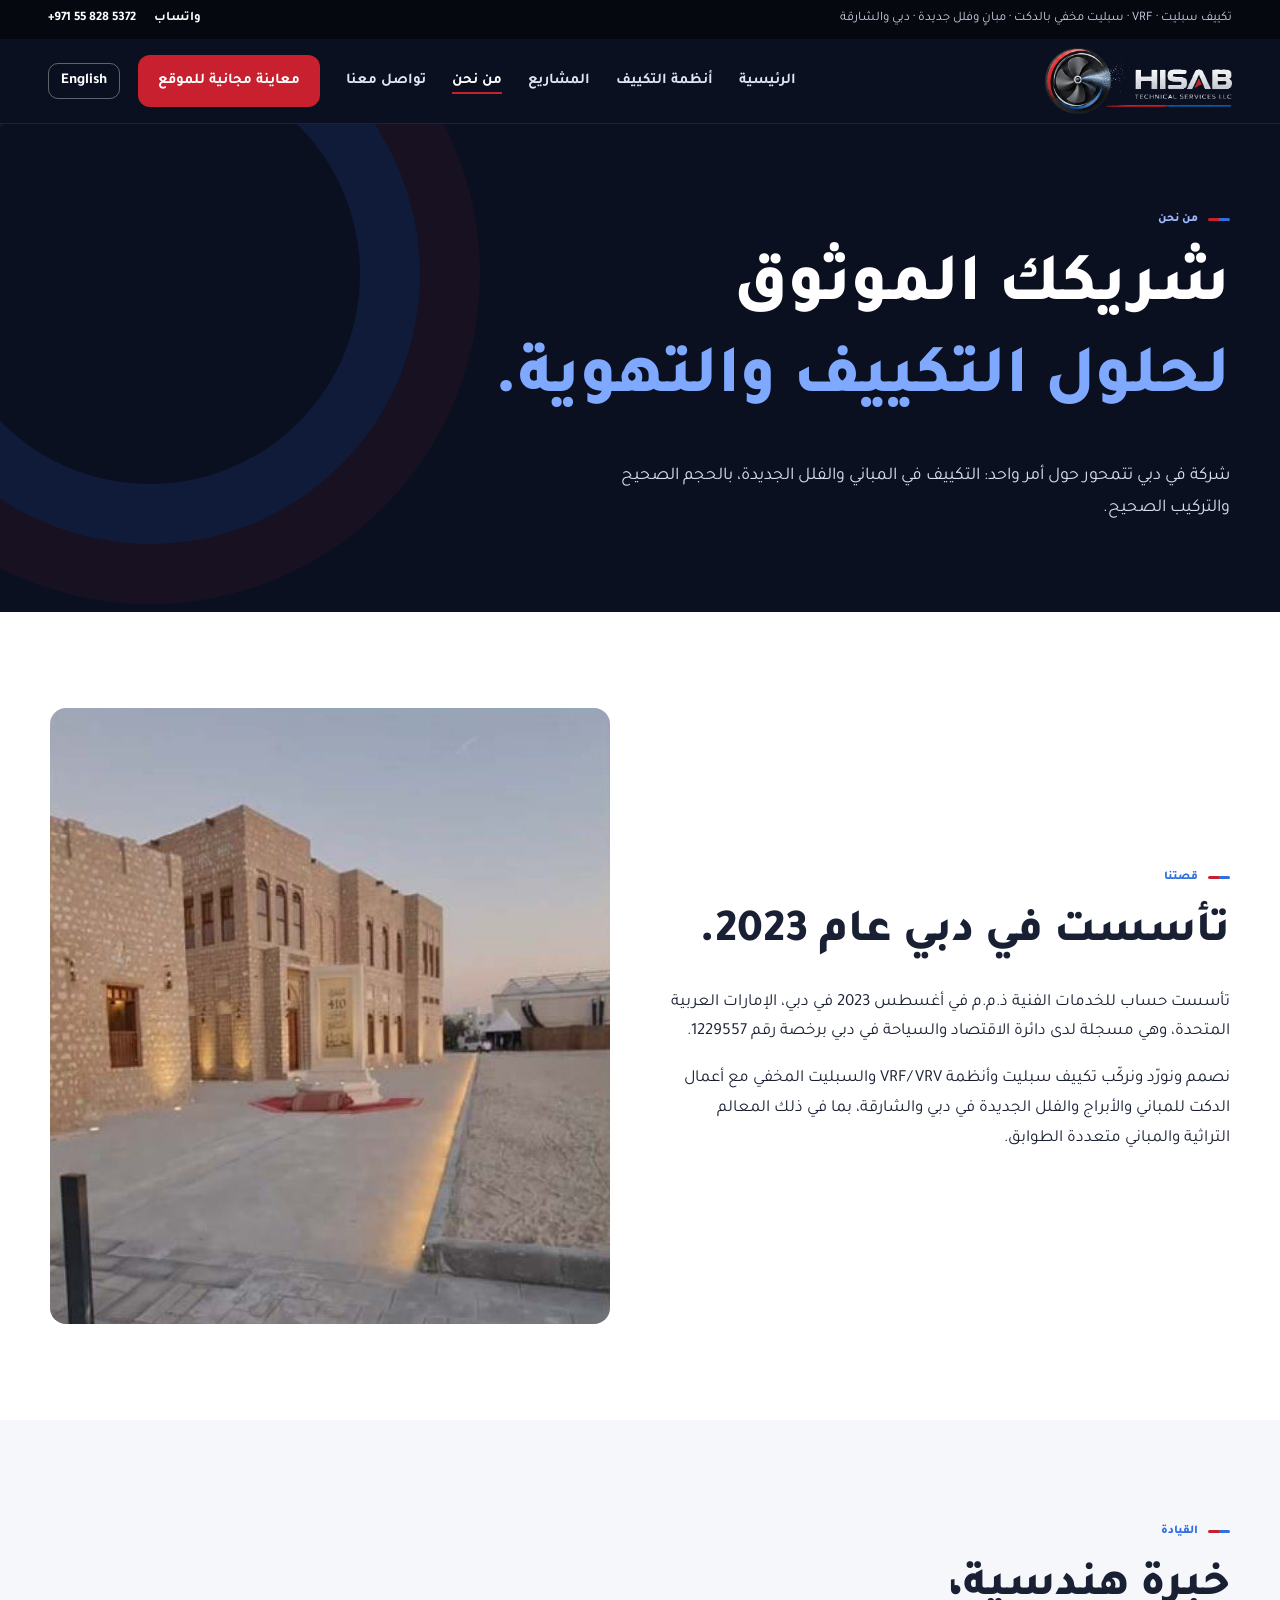
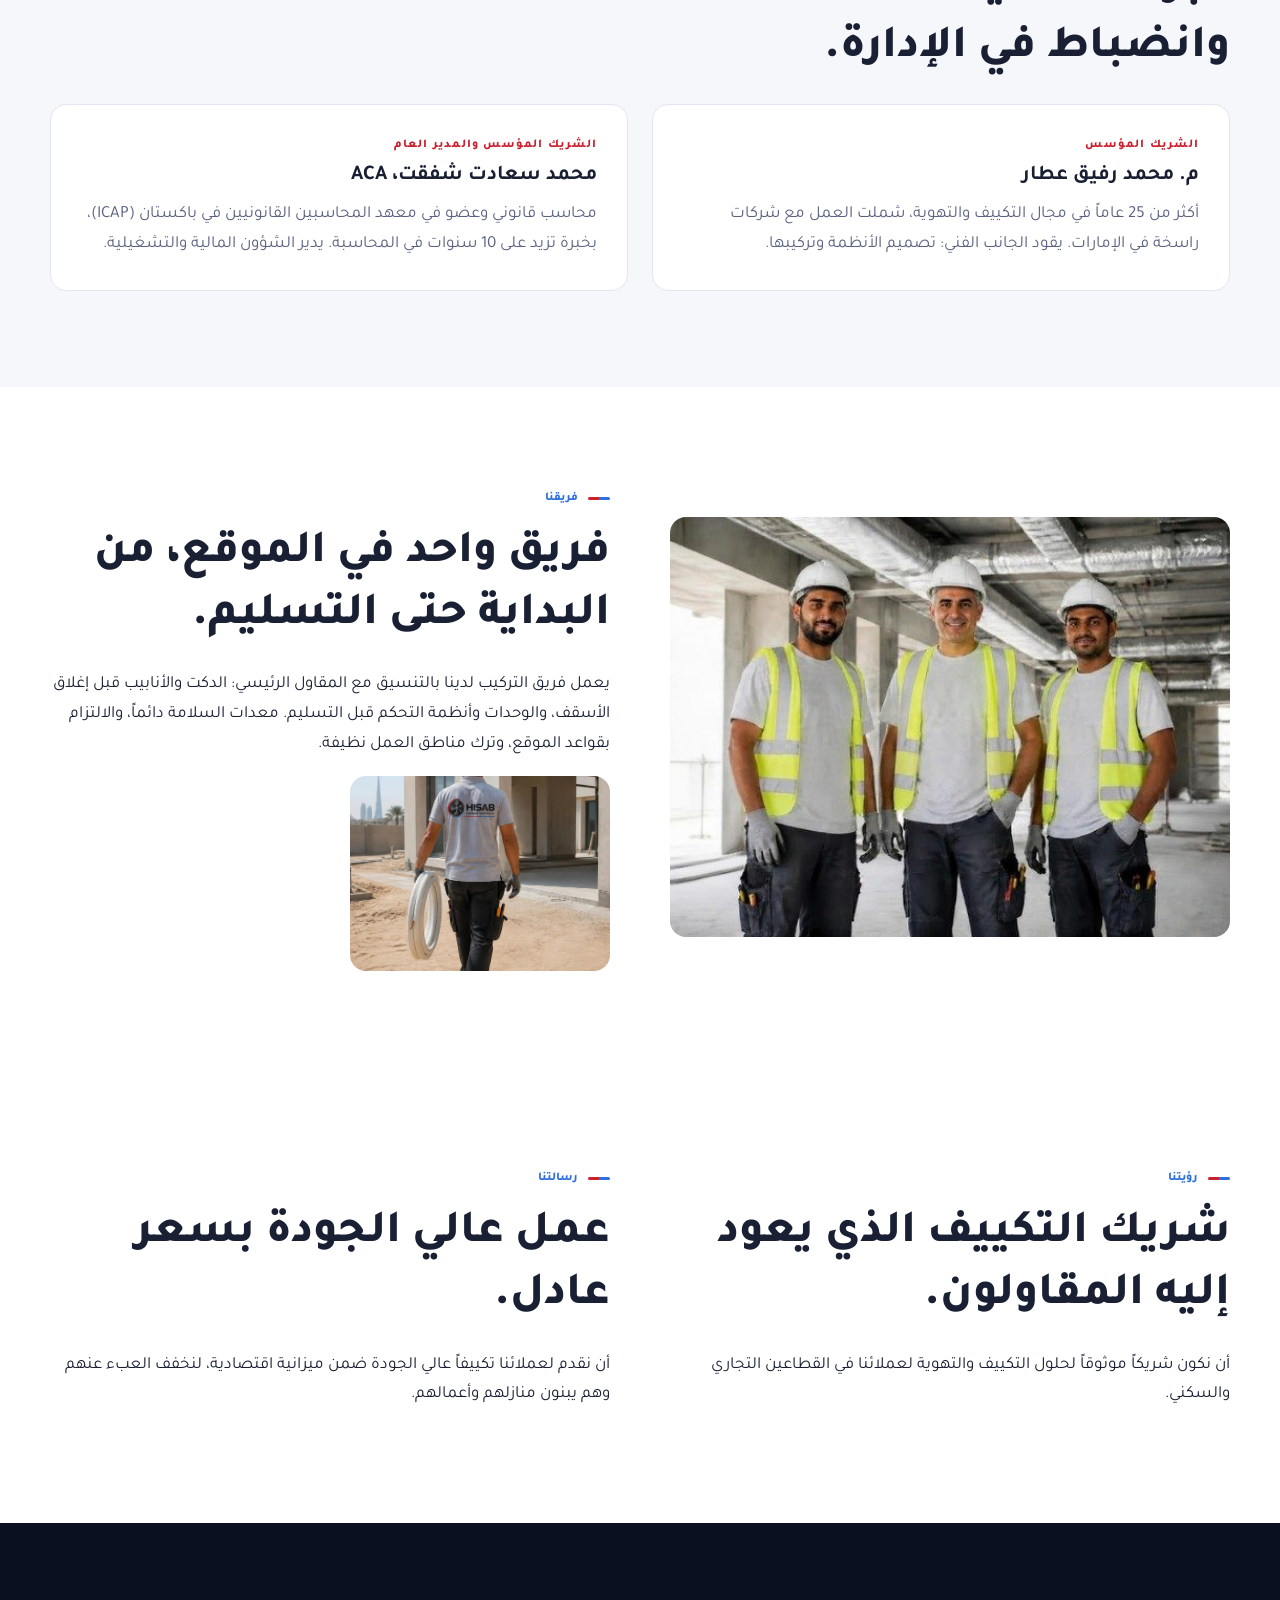
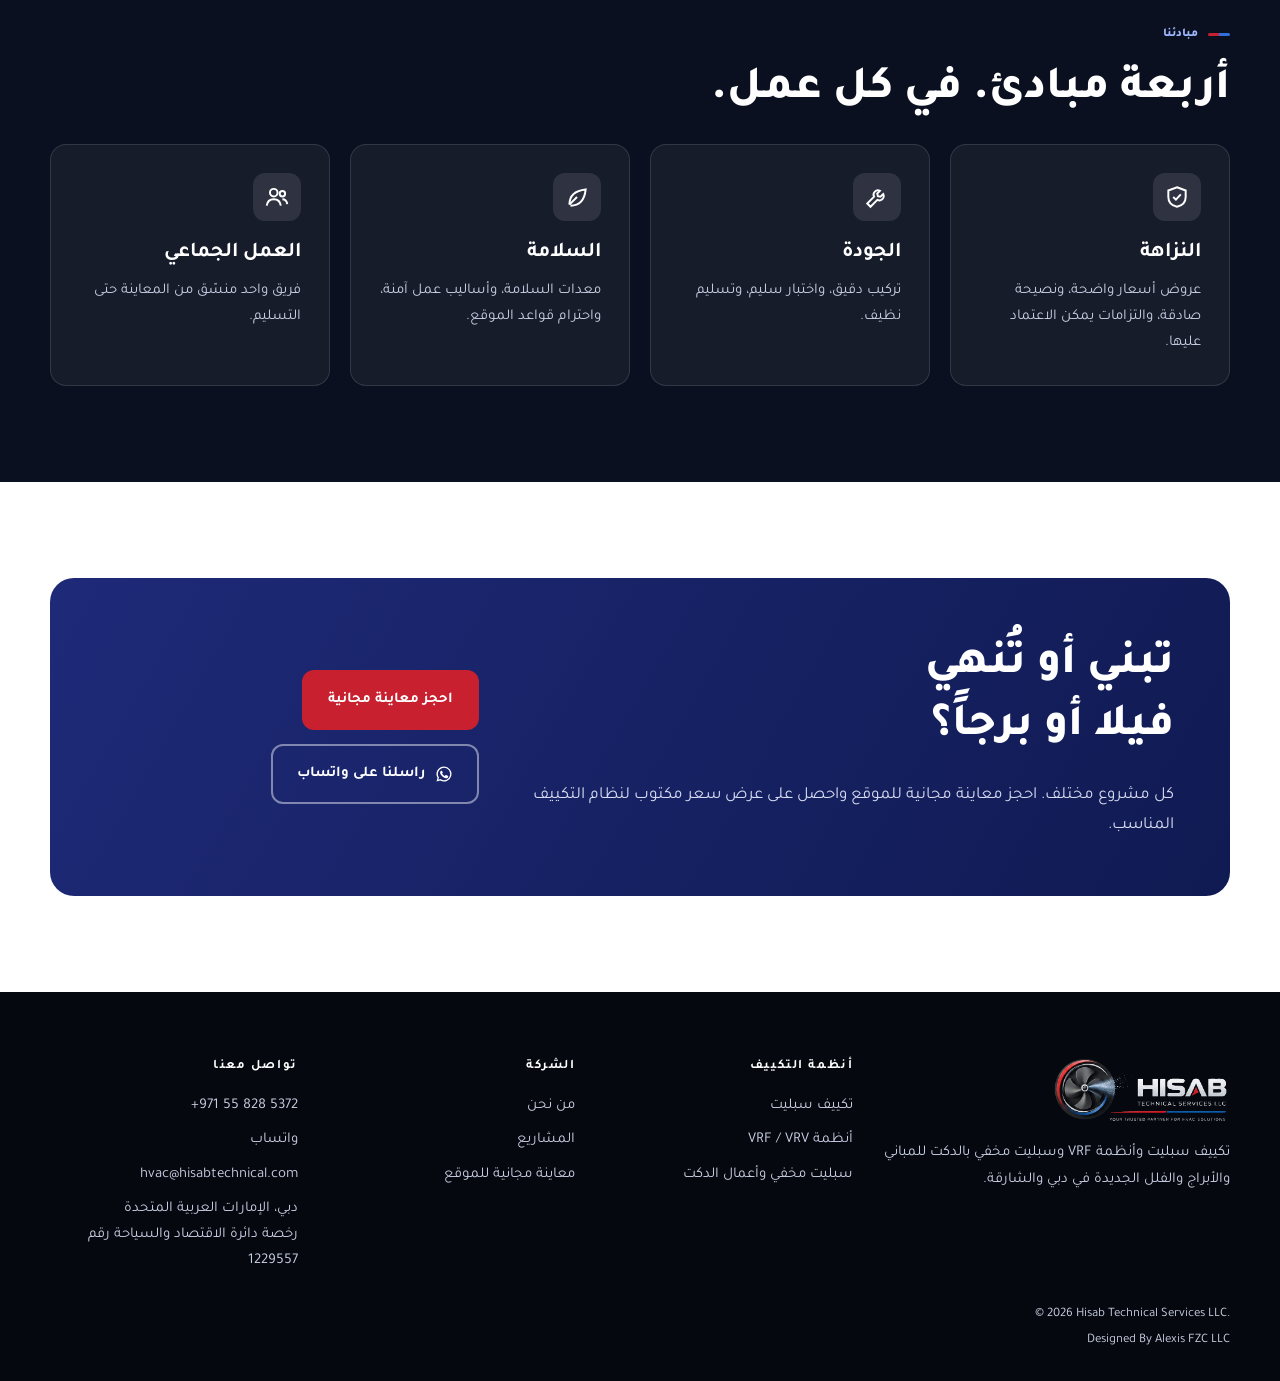
<file: ar/about.html>
<!doctype html>
<html lang="ar" dir="rtl">
<head>
<meta charset="utf-8">
<meta name="viewport" content="width=device-width,initial-scale=1">
<title>من نحن | حساب للخدمات الفنية – شركة تركيب تكييف في دبي</title>
<meta name="description" content="حساب للخدمات الفنية ذ.م.م شركة تركيب تكييف في دبي تأسست عام 2023 (رخصة 1229557)، بقيادة مهندس تكييف بخبرة تزيد على 25 عاماً.">
<meta name="keywords" content="حساب للخدمات الفنية, مهندس تكييف دبي, مقاول تكييف من الباطن, شركة تكييف مرخصة, شركة تكييف دبي, تركيب تكييف دبي, مقاول تكييف دبي, تركيب تكييف الشارقة, HVAC دبي">
<meta name="robots" content="index,follow,max-image-preview:large,max-snippet:-1">
<meta name="geo.region" content="AE-DU">
<meta name="geo.placename" content="Dubai">
<link rel="canonical" href="https://hisabtechnical.com/ar/about">
<link rel="alternate" hreflang="en" href="https://hisabtechnical.com/about">
<link rel="alternate" hreflang="ar" href="https://hisabtechnical.com/ar/about">
<link rel="alternate" hreflang="x-default" href="https://hisabtechnical.com/about">
<meta property="og:type" content="website">
<meta property="og:site_name" content="حساب للخدمات الفنية">
<meta property="og:locale" content="ar_AE">
<meta property="og:locale:alternate" content="en_AE">
<meta property="og:title" content="من نحن | حساب للخدمات الفنية – شركة تركيب تكييف في دبي">
<meta property="og:description" content="حساب للخدمات الفنية ذ.م.م شركة تركيب تكييف في دبي تأسست عام 2023 (رخصة 1229557)، بقيادة مهندس تكييف بخبرة تزيد على 25 عاماً.">
<meta property="og:url" content="https://hisabtechnical.com/ar/about">
<meta property="og:image" content="https://hisabtechnical.com/assets/og-image.jpg">
<meta property="og:image:alt" content="فريق حساب للخدمات الفنية أثناء تركيب أنظمة التكييف في دبي">
<meta name="twitter:card" content="summary_large_image">
<meta name="twitter:title" content="من نحن | حساب للخدمات الفنية – شركة تركيب تكييف في دبي">
<meta name="twitter:description" content="حساب للخدمات الفنية ذ.م.م شركة تركيب تكييف في دبي تأسست عام 2023 (رخصة 1229557)، بقيادة مهندس تكييف بخبرة تزيد على 25 عاماً.">
<meta name="theme-color" content="#0b1020">
<link rel="icon" type="image/png" href="../assets/favicon.png">
<link rel="apple-touch-icon" href="../assets/apple-touch-icon.png">
<link rel="preconnect" href="https://fonts.googleapis.com">
<link rel="preconnect" href="https://fonts.gstatic.com" crossorigin>
<link href="https://fonts.googleapis.com/css2?family=Manrope:wght@400;500;600;700;800&family=Tajawal:wght@400;500;700;800&display=swap" rel="stylesheet">
<link rel="stylesheet" href="../styles.css">
<script type="application/ld+json">{"@context": "https://schema.org", "@type": "HVACBusiness", "name": "حساب للخدمات الفنية ذ.م.م", "@id": "https://hisabtechnical.com/#business", "alternateName": ["Hisab Technical Services LLC", "Hisab Technical Services"], "inLanguage": "ar", "description": "مقاول تكييف في دبي يصمم ويورّد ويركّب ويشغّل أنظمة تكييف سبليت وVRF/VRV والسبليت المخفي مع أعمال الدكت للمباني والأبراج والفلل الجديدة في دبي والشارقة.", "founder": [{"@type": "Person", "name": "Eng. Mohammad Rafique Attar", "jobTitle": "Founding Partner"}, {"@type": "Person", "name": "Muhammad Saadat Shafqat", "honorificSuffix": "ACA", "jobTitle": "Co-Founder & Managing Director"}], "identifier": {"@type": "PropertyValue", "name": "DED licence", "value": "1229557"}, "knowsLanguage": ["ar", "en"], "slogan": "شريكك الموثوق لحلول التكييف والتهوية", "url": "https://hisabtechnical.com/ar/", "telephone": "+971558285372", "email": "hvac@hisabtechnical.com", "image": "https://hisabtechnical.com/assets/og-image.jpg", "logo": "https://hisabtechnical.com/assets/hisab-logo.png", "foundingDate": "2023-08", "address": {"@type": "PostalAddress", "addressLocality": "دبي", "addressCountry": "AE"}, "areaServed": [{"@type": "City", "name": "دبي"}, {"@type": "City", "name": "الشارقة"}, {"@type": "Country", "name": "الإمارات العربية المتحدة"}], "sameAs": ["https://instagram.com/hisab_technical_services_llc"], "hasOfferCatalog": {"@type": "OfferCatalog", "name": "تركيب أنظمة التكييف", "itemListElement": [{"@type": "Offer", "itemOffered": {"@type": "Service", "name": "توريد وتركيب تكييف سبليت للمباني والفلل الجديدة"}}, {"@type": "Offer", "itemOffered": {"@type": "Service", "name": "تصميم وتركيب وتشغيل أنظمة تكييف VRF / VRV"}}, {"@type": "Offer", "itemOffered": {"@type": "Service", "name": "تصميم وتركيب تكييف سبليت مخفي وأعمال الدكت"}}, {"@type": "Offer", "itemOffered": {"@type": "Service", "name": "معاينة مجانية للموقع"}}]}}</script>
</head>
<body>
<a class="skip" href="#main">انتقل إلى المحتوى</a>
<div class="topbar"><div class="wrap"><span>تكييف سبليت · VRF · سبليت مخفي بالدكت<span class="hide-sm"> · مبانٍ وفلل جديدة · دبي والشارقة</span></span><span class="top-links"><a href="https://wa.me/971558285372?text=%D9%85%D8%B1%D8%AD%D8%A8%D8%A7%D9%8B%20%D8%AD%D8%B3%D8%A7%D8%A8%D8%8C%20%D8%A3%D8%B1%D8%BA%D8%A8%20%D9%81%D9%8A%20%D9%85%D8%B9%D8%A7%D9%8A%D9%86%D8%A9%20%D9%85%D8%AC%D8%A7%D9%86%D9%8A%D8%A9%20%D9%84%D9%84%D9%85%D9%88%D9%82%D8%B9." target="_blank" rel="noopener">واتساب</a><a href="tel:+971558285372"><bdi dir="ltr">+971 55 828 5372</bdi></a></span></div></div>
<header class="header"><div class="wrap nav">
<a class="brand" href="index.html" aria-label="حساب للخدمات الفنية – الرئيسية"><img src="../assets/hisab-logo-header-v3.png" alt="حساب للخدمات الفنية ذ.م.م – شريكك الموثوق لحلول التكييف والتهوية" width="576" height="203"></a>
<div class="nav-end"><nav class="menu" id="menu" aria-label="القائمة الرئيسية"><a href="index.html">الرئيسية</a><a href="ac-systems.html">أنظمة التكييف</a><a href="projects.html">المشاريع</a><a href="about.html" aria-current="page">من نحن</a><a href="contact.html">تواصل معنا</a><a class="btn btn-red" href="contact.html#book">معاينة مجانية للموقع</a></nav>
<a class="lang-switch" href="../about.html" hreflang="en" lang="en">English</a><button class="menu-toggle" aria-label="فتح القائمة" aria-expanded="false" aria-controls="menu">☰</button></div>
</div></header>
<main id="main">
<section class="page-hero"><div class="wrap"><div class="eyebrow">من نحن</div>
<h1>شريكك الموثوق<br><span class="accent-blue">لحلول التكييف والتهوية.</span></h1>
<p>شركة في دبي تتمحور حول أمر واحد: التكييف في المباني والفلل الجديدة، بالحجم الصحيح والتركيب الصحيح.</p></div></section>
<section class="section"><div class="wrap split">
<div><div class="eyebrow">قصتنا</div><h2>تأسست في دبي عام 2023.</h2>
<p>تأسست حساب للخدمات الفنية ذ.م.م في أغسطس 2023 في دبي، الإمارات العربية المتحدة، وهي مسجلة لدى دائرة الاقتصاد والسياحة في دبي برخصة رقم <bdi dir="ltr">1229557</bdi>.</p>
<p>نصمم ونورّد ونركّب تكييف سبليت وأنظمة VRF/VRV والسبليت المخفي مع أعمال الدكت للمباني والأبراج والفلل الجديدة في دبي والشارقة، بما في ذلك المعالم التراثية والمباني متعددة الطوابق.</p></div>
<img src="../assets/projects/heera-exterior.jpg" alt="مبنى مجلس الحيرة الأدبي في الشارقة، أحد مشاريع حساب" loading="lazy" width="560" height="690" style="aspect-ratio:4/4.4">
</div></section>
<section class="section alt"><div class="wrap">
<div class="eyebrow">القيادة</div><h2>خبرة هندسية،<br>وانضباط في الإدارة.</h2>
<div class="people">
<div class="person"><small>الشريك المؤسس</small><h3>م. محمد رفيق عطار</h3><p>أكثر من 25 عاماً في مجال التكييف والتهوية، شملت العمل مع شركات راسخة في الإمارات. يقود الجانب الفني: تصميم الأنظمة وتركيبها.</p></div>
<div class="person"><small>الشريك المؤسس والمدير العام</small><h3>محمد سعادت شفقت، <bdi dir="ltr">ACA</bdi></h3><p>محاسب قانوني وعضو في معهد المحاسبين القانونيين في باكستان (ICAP)، بخبرة تزيد على 10 سنوات في المحاسبة. يدير الشؤون المالية والتشغيلية.</p></div>
</div></div></section>
<section class="section"><div class="wrap split">
<img src="../assets/photos/team.jpg" alt="فريق تركيب حساب للخدمات الفنية في موقع إنشاء" loading="lazy" width="900" height="600">
<div><div class="eyebrow">فريقنا</div><h2>فريق واحد في الموقع، من البداية حتى التسليم.</h2>
<p>يعمل فريق التركيب لدينا بالتنسيق مع المقاول الرئيسي: الدكت والأنابيب قبل إغلاق الأسقف، والوحدات وأنظمة التحكم قبل التسليم. معدات السلامة دائماً، والالتزام بقواعد الموقع، وترك مناطق العمل نظيفة.</p>
<img src="../assets/photos/uniform-back.jpg" alt="فني من حساب يحمل شعار الشركة على زيه ويحمل أنابيب نحاس في موقع فيلا" loading="lazy" width="400" height="500" style="max-width:260px;margin-top:10px"></div>
</div></section>

<section class="section"><div class="wrap split">
<div><div class="eyebrow">رؤيتنا</div><h2>شريك التكييف الذي يعود إليه المقاولون.</h2><p>أن نكون شريكاً موثوقاً لحلول التكييف والتهوية لعملائنا في القطاعين التجاري والسكني.</p></div>
<div><div class="eyebrow">رسالتنا</div><h2>عمل عالي الجودة بسعر عادل.</h2><p>أن نقدم لعملائنا تكييفاً عالي الجودة ضمن ميزانية اقتصادية، لنخفف العبء عنهم وهم يبنون منازلهم وأعمالهم.</p></div>
</div></section>
<section class="section dark"><div class="wrap">
<div class="eyebrow">مبادئنا</div><h2>أربعة مبادئ. في كل عمل.</h2>
<div class="cards">
<div class="card"><div class="ico" style="background:rgba(255,255,255,.1)"><svg style="stroke:#fff" viewBox="0 0 24 24"><path d="M12 3l8 3v6c0 5-3.5 8-8 9-4.5-1-8-4-8-9V6z"/><path d="M8.5 12l2.5 2.5 4.5-5"/></svg></div><h3>النزاهة</h3><p>عروض أسعار واضحة، ونصيحة صادقة، والتزامات يمكن الاعتماد عليها.</p></div>
<div class="card"><div class="ico" style="background:rgba(255,255,255,.1)"><svg style="stroke:#fff" viewBox="0 0 24 24"><path d="M14.7 6.3a4 4 0 0 0-5.4 5.4L3 18l3 3 6.3-6.3a4 4 0 0 0 5.4-5.4l-2.5 2.5-2.4-.6-.6-2.4z"/></svg></div><h3>الجودة</h3><p>تركيب دقيق، واختبار سليم، وتسليم نظيف.</p></div>
<div class="card"><div class="ico" style="background:rgba(255,255,255,.1)"><svg style="stroke:#fff" viewBox="0 0 24 24"><path d="M5 19c0-8 5-13 15-14-1 10-6 15-14 15"/><path d="M5 19l7-7"/></svg></div><h3>السلامة</h3><p>معدات السلامة، وأساليب عمل آمنة، واحترام قواعد الموقع.</p></div>
<div class="card"><div class="ico" style="background:rgba(255,255,255,.1)"><svg style="stroke:#fff" viewBox="0 0 24 24"><circle cx="9" cy="8" r="3.5"/><path d="M2.5 20c.5-4 3-6 6.5-6s6 2 6.5 6"/><circle cx="17" cy="9" r="2.5"/><path d="M17 14c2.5 0 4 1.5 4.5 4.5"/></svg></div><h3>العمل الجماعي</h3><p>فريق واحد منسّق من المعاينة حتى التسليم.</p></div>
</div></div></section>
<section class="section"><div class="wrap"><div class="cta">
<div><h2>تبني أو تُنهي<br>فيلا أو برجاً؟</h2><p>كل مشروع مختلف. احجز معاينة مجانية للموقع واحصل على عرض سعر مكتوب لنظام التكييف المناسب.</p></div>
<div class="actions"><a class="btn btn-red" href="contact.html#book">احجز معاينة مجانية</a><a class="btn btn-ghost" href="https://wa.me/971558285372?text=%D9%85%D8%B1%D8%AD%D8%A8%D8%A7%D9%8B%20%D8%AD%D8%B3%D8%A7%D8%A8%D8%8C%20%D8%A3%D8%B1%D8%BA%D8%A8%20%D9%81%D9%8A%20%D9%85%D8%B9%D8%A7%D9%8A%D9%86%D8%A9%20%D9%85%D8%AC%D8%A7%D9%86%D9%8A%D8%A9%20%D9%84%D9%84%D9%85%D9%88%D9%82%D8%B9." target="_blank" rel="noopener"><svg class="wa" viewBox="0 0 24 24" aria-hidden="true"><path fill="currentColor" d="M12 2a10 10 0 0 0-8.6 15.1L2 22l5-1.3A10 10 0 1 0 12 2zm0 18.2a8.2 8.2 0 0 1-4.2-1.2l-.3-.2-3 .8.8-2.9-.2-.3A8.2 8.2 0 1 1 12 20.2zm4.5-6.1c-.2-.1-1.5-.7-1.7-.8s-.4-.1-.6.1-.7.8-.8 1-.3.2-.5.1a6.7 6.7 0 0 1-3.3-2.9c-.3-.4.3-.4.7-1.3.1-.2 0-.3 0-.4l-.8-1.8c-.2-.5-.4-.4-.6-.4h-.5a1 1 0 0 0-.7.3 3 3 0 0 0-.9 2.2 5.2 5.2 0 0 0 1.1 2.7 11.8 11.8 0 0 0 4.5 4c1.7.7 2.3.8 3.2.7a2.7 2.7 0 0 0 1.8-1.3 2.2 2.2 0 0 0 .2-1.3c-.1-.1-.3-.2-.5-.3z"/></svg> راسلنا على واتساب</a></div>
</div></div></section>
</main>
<footer class="footer"><div class="wrap">
<div class="footer-grid">
<div><img src="../assets/hisab-logo.png" alt="حساب للخدمات الفنية ذ.م.م" width="590" height="235" loading="lazy"><p>تكييف سبليت وأنظمة VRF وسبليت مخفي بالدكت للمباني والأبراج والفلل الجديدة في دبي والشارقة.</p></div>
<div><h4>أنظمة التكييف</h4><a href="ac-systems.html#split">تكييف سبليت</a><a href="ac-systems.html#vrf">أنظمة VRF / VRV</a><a href="ac-systems.html#ducted">سبليت مخفي وأعمال الدكت</a></div>
<div><h4>الشركة</h4><a href="about.html">من نحن</a><a href="projects.html">المشاريع</a><a href="contact.html#book">معاينة مجانية للموقع</a></div>
<div><h4>تواصل معنا</h4><a href="tel:+971558285372"><bdi dir="ltr">+971 55 828 5372</bdi></a><a href="https://wa.me/971558285372?text=%D9%85%D8%B1%D8%AD%D8%A8%D8%A7%D9%8B%20%D8%AD%D8%B3%D8%A7%D8%A8%D8%8C%20%D8%A3%D8%B1%D8%BA%D8%A8%20%D9%81%D9%8A%20%D9%85%D8%B9%D8%A7%D9%8A%D9%86%D8%A9%20%D9%85%D8%AC%D8%A7%D9%86%D9%8A%D8%A9%20%D9%84%D9%84%D9%85%D9%88%D9%82%D8%B9." target="_blank" rel="noopener">واتساب</a><a href="mailto:hvac@hisabtechnical.com">hvac@hisabtechnical.com</a><p>دبي، الإمارات العربية المتحدة<br>رخصة دائرة الاقتصاد والسياحة رقم <bdi dir="ltr">1229557</bdi></p></div>
</div>
<div class="footer-base footer-credit" dir="ltr"><span>© 2026 Hisab Technical Services LLC.</span><span>Designed By Alexis FZC LLC</span></div>
</div></footer>
<div class="callbar"><a href="tel:+971558285372">اتصل</a><a href="https://wa.me/971558285372?text=%D9%85%D8%B1%D8%AD%D8%A8%D8%A7%D9%8B%20%D8%AD%D8%B3%D8%A7%D8%A8%D8%8C%20%D8%A3%D8%B1%D8%BA%D8%A8%20%D9%81%D9%8A%20%D9%85%D8%B9%D8%A7%D9%8A%D9%86%D8%A9%20%D9%85%D8%AC%D8%A7%D9%86%D9%8A%D8%A9%20%D9%84%D9%84%D9%85%D9%88%D9%82%D8%B9." target="_blank" rel="noopener">واتساب</a></div>
<script src="../site.js"></script>
</body>
</html>
</file>
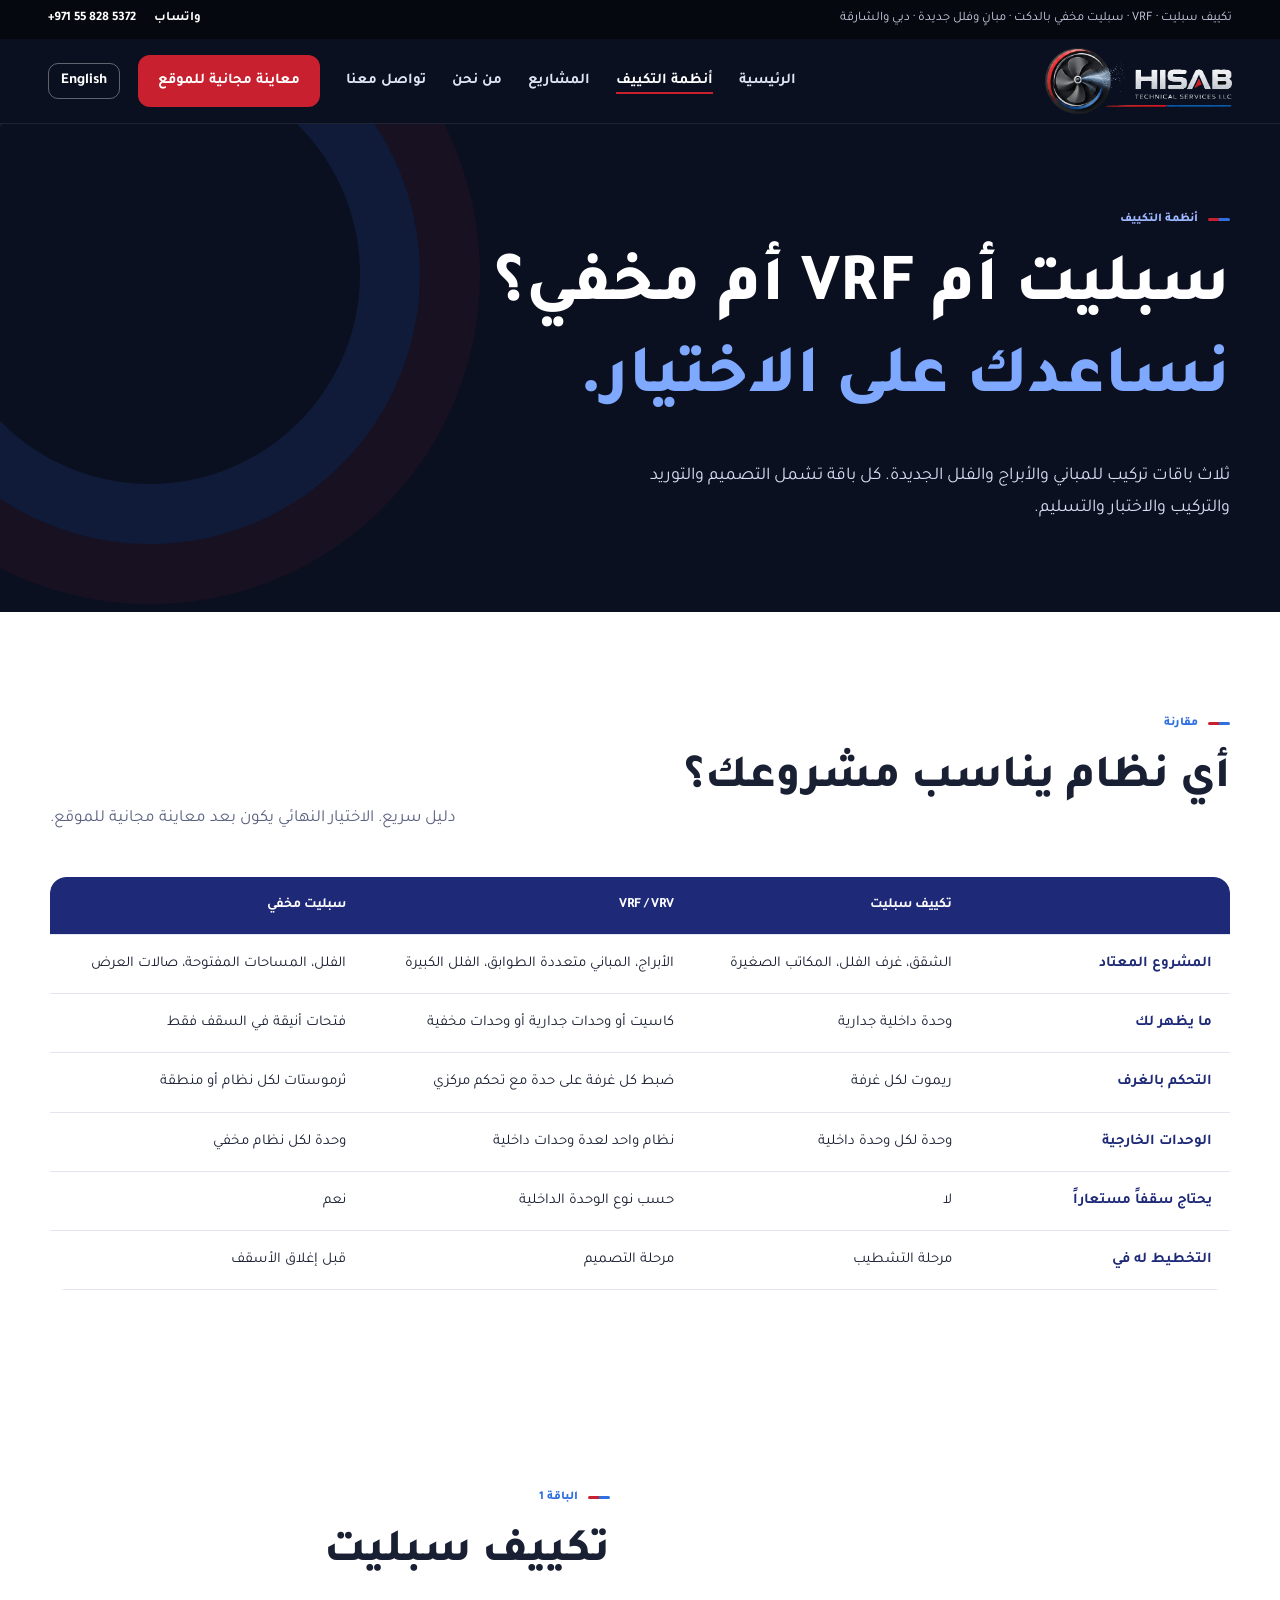
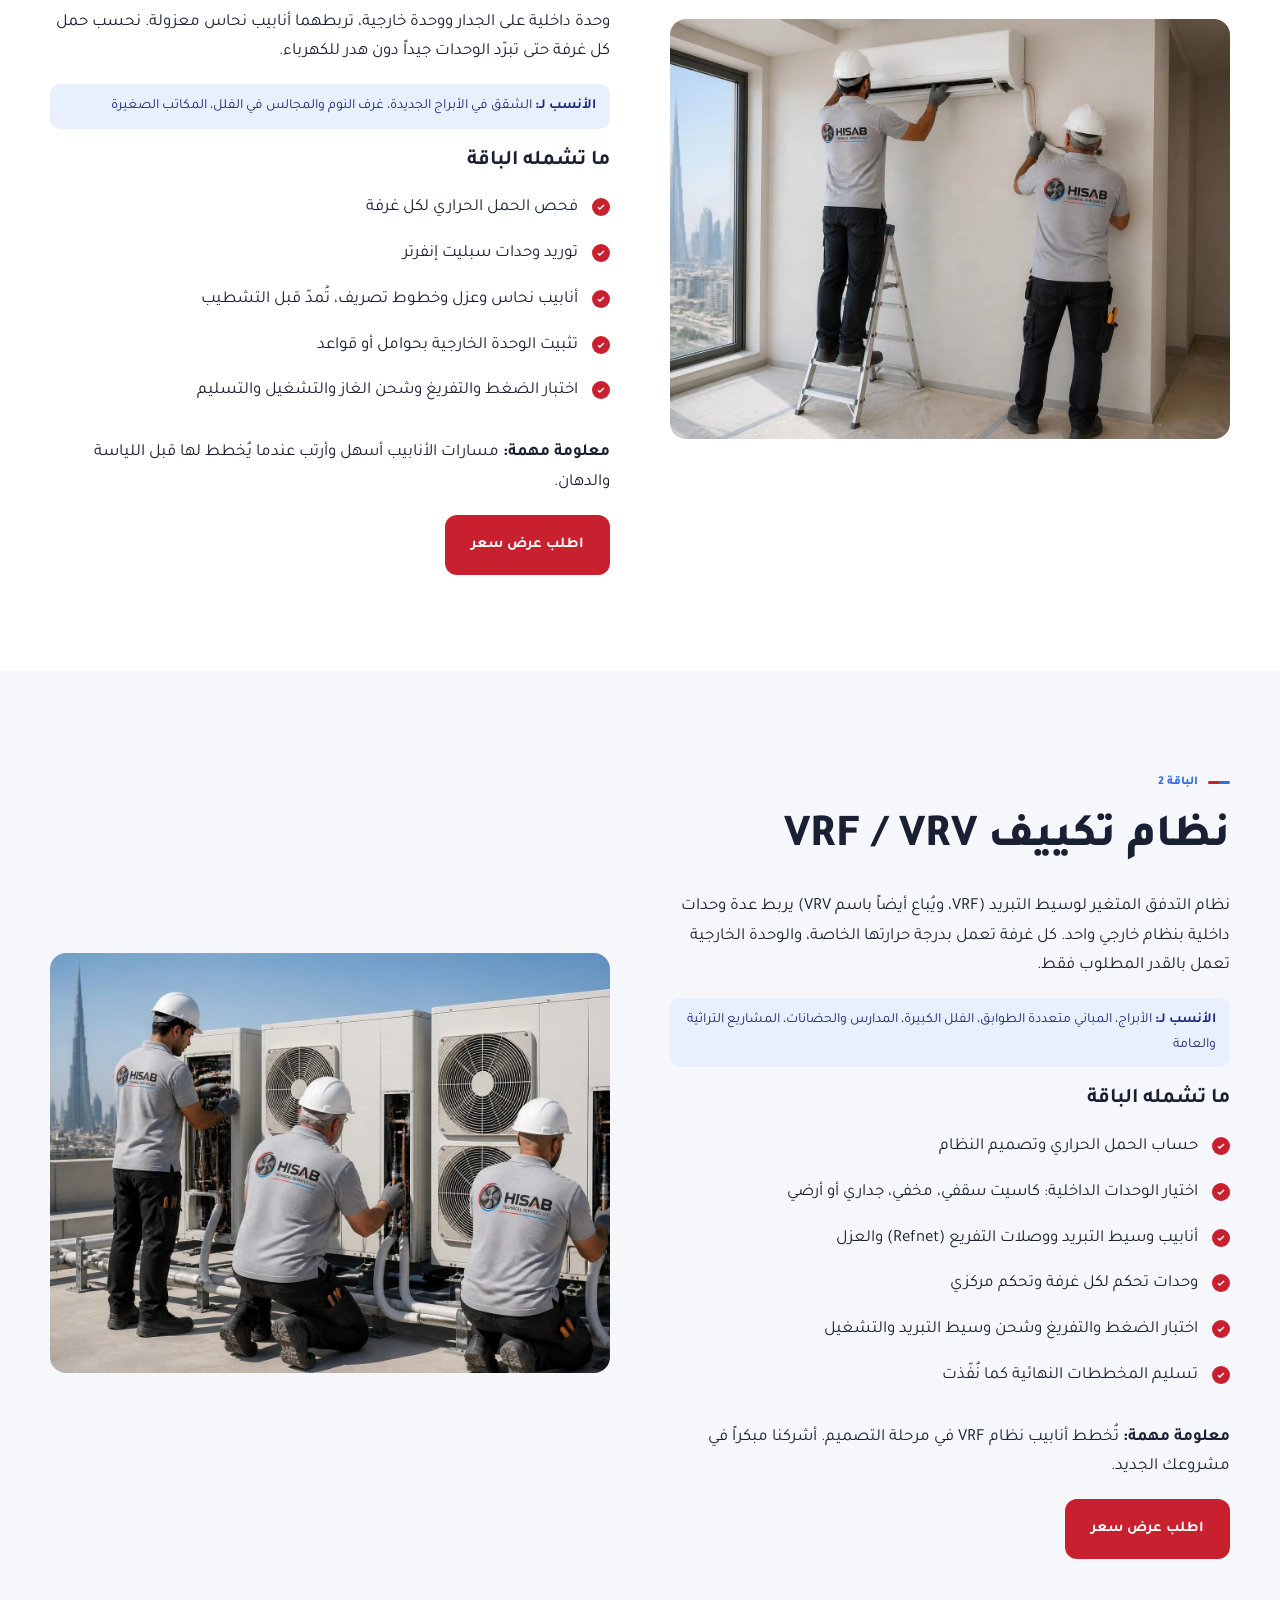
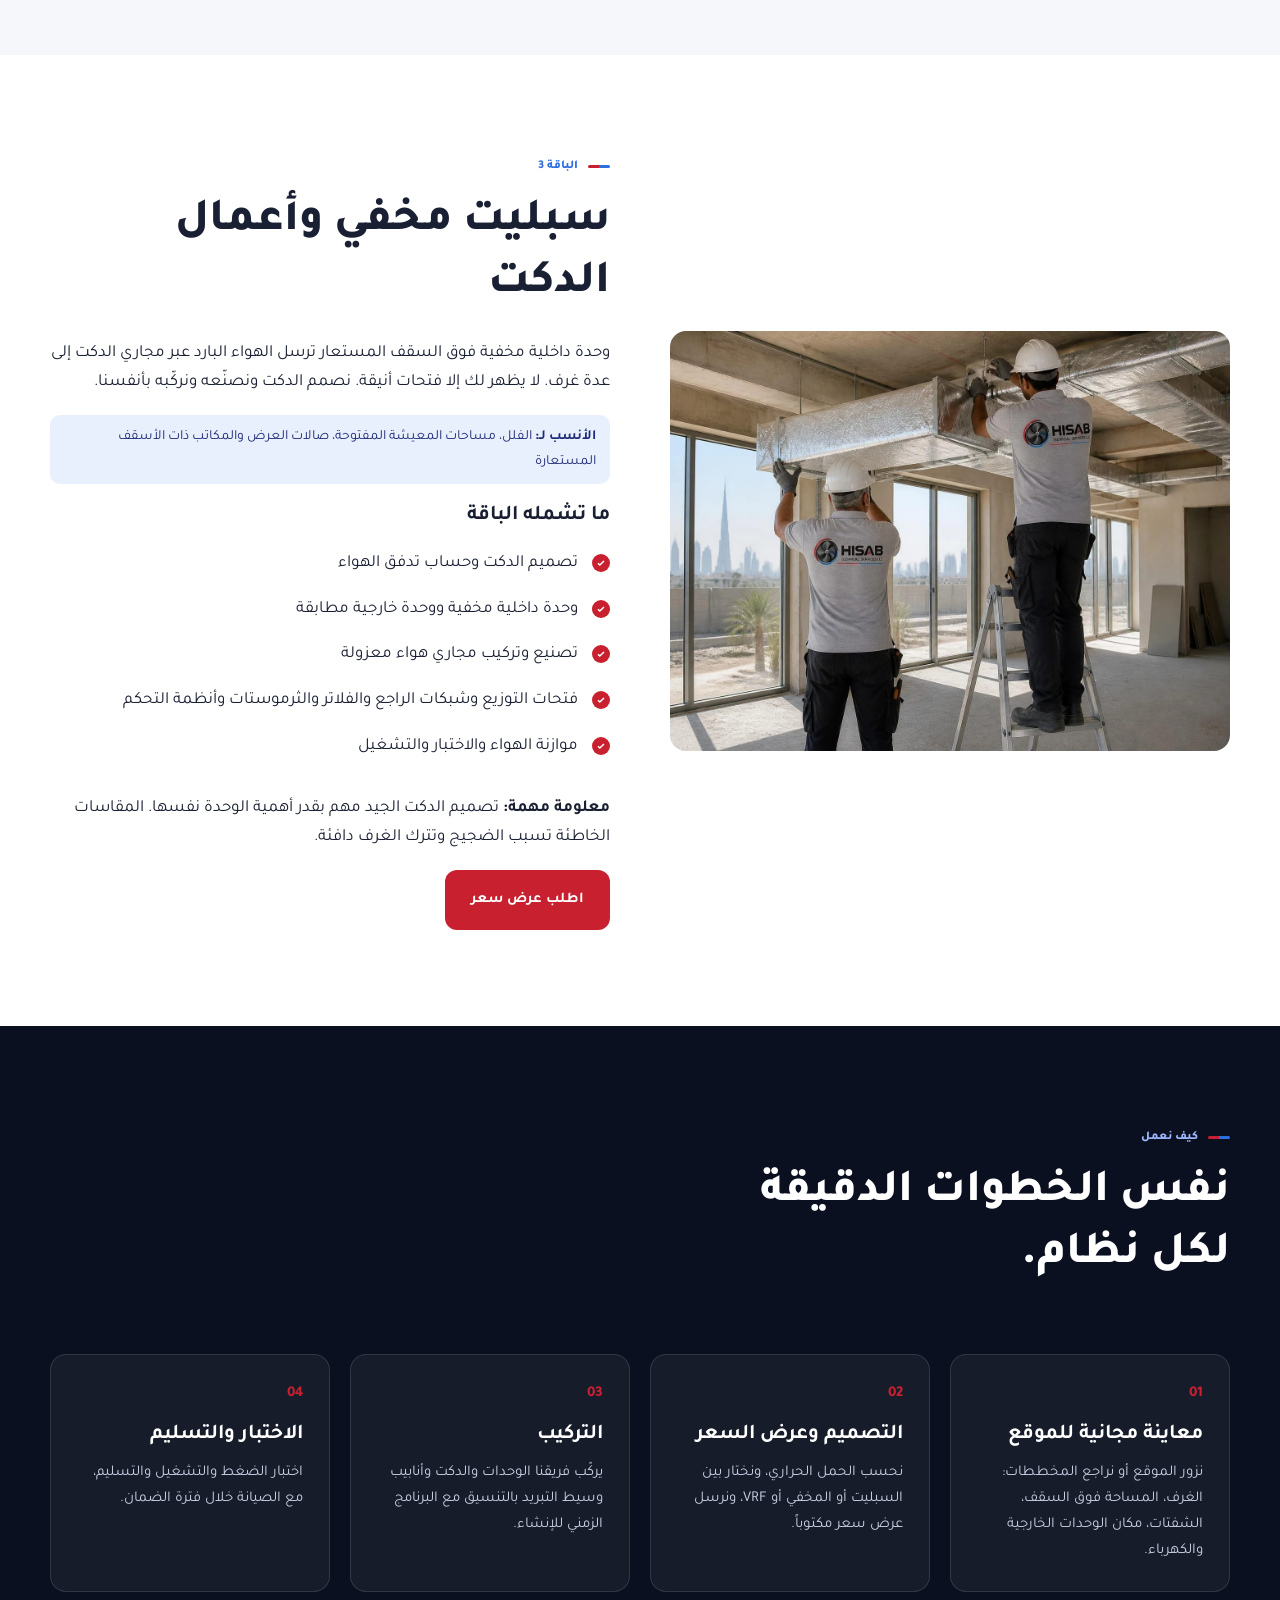
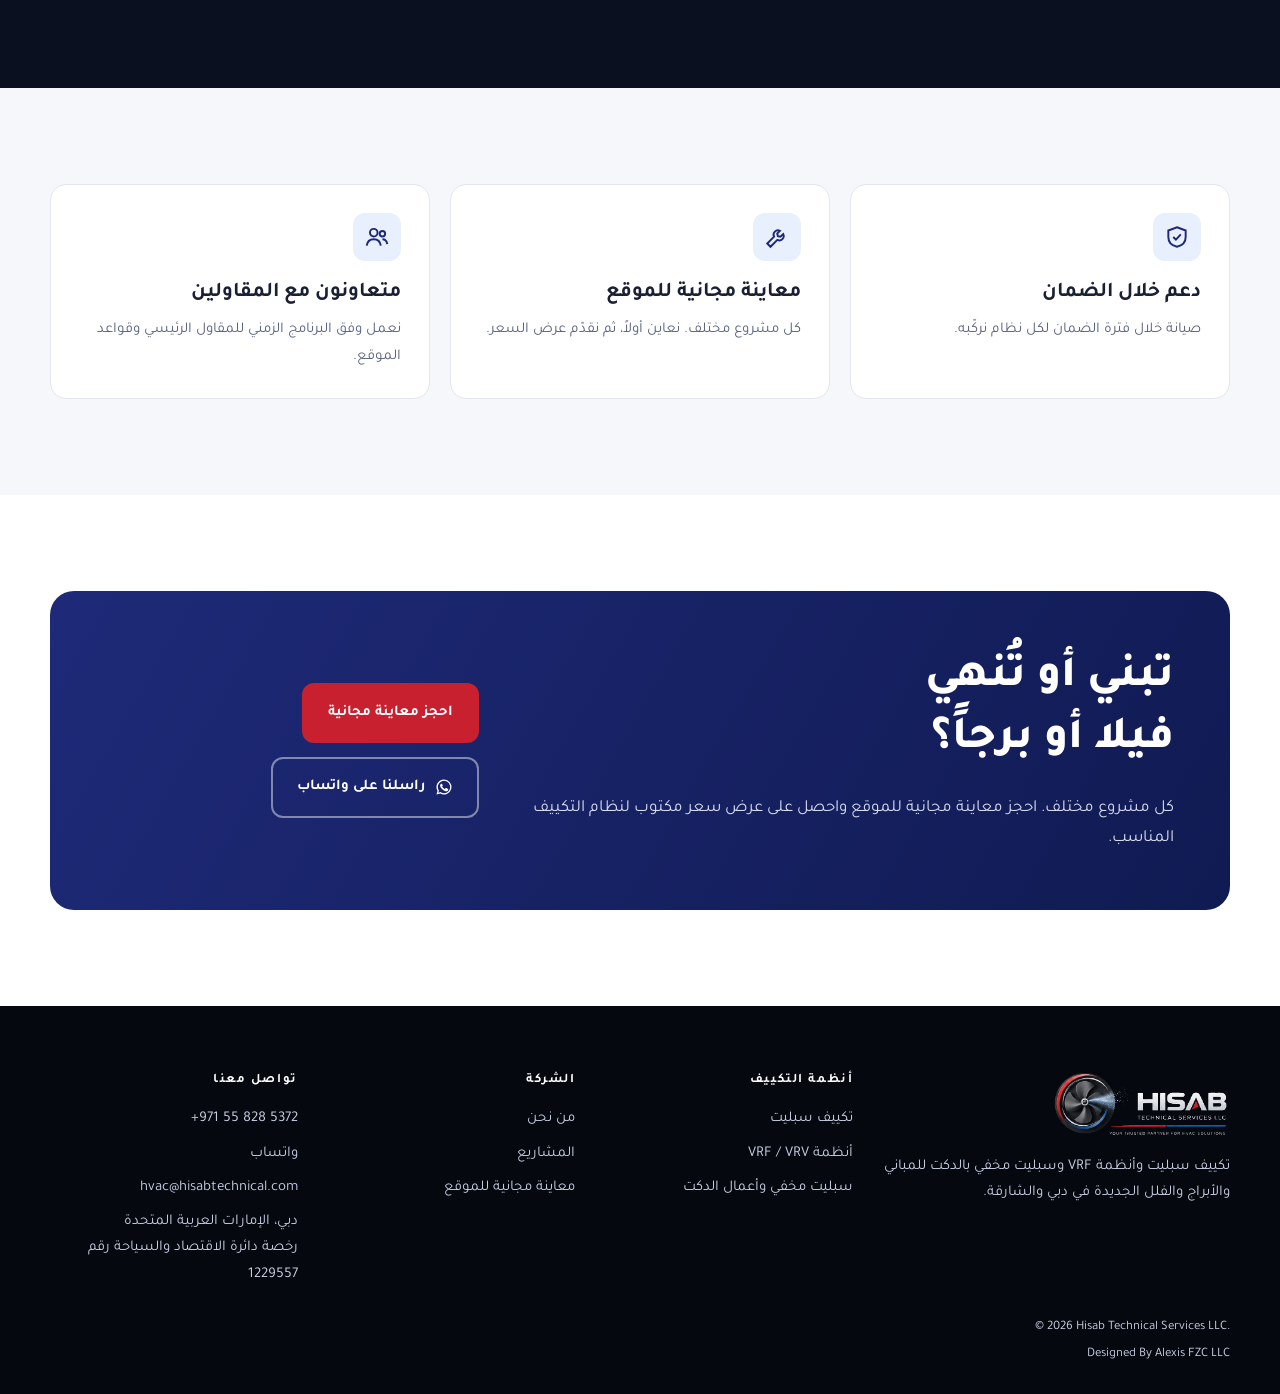
<file: ar/ac-systems.html>
<!doctype html>
<html lang="ar" dir="rtl">
<head>
<meta charset="utf-8">
<meta name="viewport" content="width=device-width,initial-scale=1">
<title>أنظمة التكييف للمباني الجديدة: سبليت، VRF/VRV، سبليت مخفي | حساب للخدمات الفنية</title>
<meta name="description" content="قارن بين تكييف سبليت وأنظمة VRF/VRV والسبليت المخفي للمباني والأبراج والفلل الجديدة. حساب تصمم وتورّد وتركّب وتشغّل الأنظمة الثلاثة في دبي والشارقة.">
<meta name="keywords" content="الفرق بين VRF والسبليت, سبليت مخفي أم VRF, نظام VRF دبي, تركيب سبليت مخفي, حساب الأحمال الحرارية, تكييف الفلل, شركة تكييف دبي, تركيب تكييف دبي, مقاول تكييف دبي, تركيب تكييف الشارقة, HVAC دبي">
<meta name="robots" content="index,follow,max-image-preview:large,max-snippet:-1">
<meta name="geo.region" content="AE-DU">
<meta name="geo.placename" content="Dubai">
<link rel="canonical" href="https://hisabtechnical.com/ar/ac-systems">
<link rel="alternate" hreflang="en" href="https://hisabtechnical.com/ac-systems">
<link rel="alternate" hreflang="ar" href="https://hisabtechnical.com/ar/ac-systems">
<link rel="alternate" hreflang="x-default" href="https://hisabtechnical.com/ac-systems">
<meta property="og:type" content="website">
<meta property="og:site_name" content="حساب للخدمات الفنية">
<meta property="og:locale" content="ar_AE">
<meta property="og:locale:alternate" content="en_AE">
<meta property="og:title" content="أنظمة التكييف للمباني الجديدة: سبليت، VRF/VRV، سبليت مخفي | حساب للخدمات الفنية">
<meta property="og:description" content="قارن بين تكييف سبليت وأنظمة VRF/VRV والسبليت المخفي للمباني والأبراج والفلل الجديدة. حساب تصمم وتورّد وتركّب وتشغّل الأنظمة الثلاثة في دبي والشارقة.">
<meta property="og:url" content="https://hisabtechnical.com/ar/ac-systems">
<meta property="og:image" content="https://hisabtechnical.com/assets/og-image.jpg">
<meta property="og:image:alt" content="فريق حساب للخدمات الفنية أثناء تركيب أنظمة التكييف في دبي">
<meta name="twitter:card" content="summary_large_image">
<meta name="twitter:title" content="أنظمة التكييف للمباني الجديدة: سبليت، VRF/VRV، سبليت مخفي | حساب للخدمات الفنية">
<meta name="twitter:description" content="قارن بين تكييف سبليت وأنظمة VRF/VRV والسبليت المخفي للمباني والأبراج والفلل الجديدة. حساب تصمم وتورّد وتركّب وتشغّل الأنظمة الثلاثة في دبي والشارقة.">
<meta name="theme-color" content="#0b1020">
<link rel="icon" type="image/png" href="../assets/favicon.png">
<link rel="apple-touch-icon" href="../assets/apple-touch-icon.png">
<link rel="preconnect" href="https://fonts.googleapis.com">
<link rel="preconnect" href="https://fonts.gstatic.com" crossorigin>
<link href="https://fonts.googleapis.com/css2?family=Manrope:wght@400;500;600;700;800&family=Tajawal:wght@400;500;700;800&display=swap" rel="stylesheet">
<link rel="stylesheet" href="../styles.css">
<script type="application/ld+json">{"@context": "https://schema.org", "@type": "HVACBusiness", "name": "حساب للخدمات الفنية ذ.م.م", "@id": "https://hisabtechnical.com/#business", "alternateName": ["Hisab Technical Services LLC", "Hisab Technical Services"], "inLanguage": "ar", "description": "مقاول تكييف في دبي يصمم ويورّد ويركّب ويشغّل أنظمة تكييف سبليت وVRF/VRV والسبليت المخفي مع أعمال الدكت للمباني والأبراج والفلل الجديدة في دبي والشارقة.", "founder": [{"@type": "Person", "name": "Eng. Mohammad Rafique Attar", "jobTitle": "Founding Partner"}, {"@type": "Person", "name": "Muhammad Saadat Shafqat", "honorificSuffix": "ACA", "jobTitle": "Co-Founder & Managing Director"}], "identifier": {"@type": "PropertyValue", "name": "DED licence", "value": "1229557"}, "knowsLanguage": ["ar", "en"], "slogan": "شريكك الموثوق لحلول التكييف والتهوية", "url": "https://hisabtechnical.com/ar/", "telephone": "+971558285372", "email": "hvac@hisabtechnical.com", "image": "https://hisabtechnical.com/assets/og-image.jpg", "logo": "https://hisabtechnical.com/assets/hisab-logo.png", "foundingDate": "2023-08", "address": {"@type": "PostalAddress", "addressLocality": "دبي", "addressCountry": "AE"}, "areaServed": [{"@type": "City", "name": "دبي"}, {"@type": "City", "name": "الشارقة"}, {"@type": "Country", "name": "الإمارات العربية المتحدة"}], "sameAs": ["https://instagram.com/hisab_technical_services_llc"], "hasOfferCatalog": {"@type": "OfferCatalog", "name": "تركيب أنظمة التكييف", "itemListElement": [{"@type": "Offer", "itemOffered": {"@type": "Service", "name": "توريد وتركيب تكييف سبليت للمباني والفلل الجديدة"}}, {"@type": "Offer", "itemOffered": {"@type": "Service", "name": "تصميم وتركيب وتشغيل أنظمة تكييف VRF / VRV"}}, {"@type": "Offer", "itemOffered": {"@type": "Service", "name": "تصميم وتركيب تكييف سبليت مخفي وأعمال الدكت"}}, {"@type": "Offer", "itemOffered": {"@type": "Service", "name": "معاينة مجانية للموقع"}}]}}</script>
</head>
<body>
<a class="skip" href="#main">انتقل إلى المحتوى</a>
<div class="topbar"><div class="wrap"><span>تكييف سبليت · VRF · سبليت مخفي بالدكت<span class="hide-sm"> · مبانٍ وفلل جديدة · دبي والشارقة</span></span><span class="top-links"><a href="https://wa.me/971558285372?text=%D9%85%D8%B1%D8%AD%D8%A8%D8%A7%D9%8B%20%D8%AD%D8%B3%D8%A7%D8%A8%D8%8C%20%D8%A3%D8%B1%D8%BA%D8%A8%20%D9%81%D9%8A%20%D9%85%D8%B9%D8%A7%D9%8A%D9%86%D8%A9%20%D9%85%D8%AC%D8%A7%D9%86%D9%8A%D8%A9%20%D9%84%D9%84%D9%85%D9%88%D9%82%D8%B9." target="_blank" rel="noopener">واتساب</a><a href="tel:+971558285372"><bdi dir="ltr">+971 55 828 5372</bdi></a></span></div></div>
<header class="header"><div class="wrap nav">
<a class="brand" href="index.html" aria-label="حساب للخدمات الفنية – الرئيسية"><img src="../assets/hisab-logo-header-v3.png" alt="حساب للخدمات الفنية ذ.م.م – شريكك الموثوق لحلول التكييف والتهوية" width="576" height="203"></a>
<div class="nav-end"><nav class="menu" id="menu" aria-label="القائمة الرئيسية"><a href="index.html">الرئيسية</a><a href="ac-systems.html" aria-current="page">أنظمة التكييف</a><a href="projects.html">المشاريع</a><a href="about.html">من نحن</a><a href="contact.html">تواصل معنا</a><a class="btn btn-red" href="contact.html#book">معاينة مجانية للموقع</a></nav>
<a class="lang-switch" href="../ac-systems.html" hreflang="en" lang="en">English</a><button class="menu-toggle" aria-label="فتح القائمة" aria-expanded="false" aria-controls="menu">☰</button></div>
</div></header>
<main id="main">
<section class="page-hero"><div class="wrap"><div class="eyebrow">أنظمة التكييف</div>
<h1>سبليت أم VRF أم مخفي؟<br><span class="accent-blue">نساعدك على الاختيار.</span></h1>
<p>ثلاث باقات تركيب للمباني والأبراج والفلل الجديدة. كل باقة تشمل التصميم والتوريد والتركيب والاختبار والتسليم.</p></div></section>
<section class="section"><div class="wrap">
<div class="head"><div><div class="eyebrow">مقارنة</div><h2>أي نظام يناسب مشروعك؟</h2></div><p>دليل سريع. الاختيار النهائي يكون بعد معاينة مجانية للموقع.</p></div>
<div class="table-scroll"><table class="compare">
<thead><tr><th></th><th>تكييف سبليت</th><th>VRF / VRV</th><th>سبليت مخفي</th></tr></thead>
<tbody>
<tr><th>المشروع المعتاد</th><td>الشقق، غرف الفلل، المكاتب الصغيرة</td><td>الأبراج، المباني متعددة الطوابق، الفلل الكبيرة</td><td>الفلل، المساحات المفتوحة، صالات العرض</td></tr>
<tr><th>ما يظهر لك</th><td>وحدة داخلية جدارية</td><td>كاسيت أو وحدات جدارية أو وحدات مخفية</td><td>فتحات أنيقة في السقف فقط</td></tr>
<tr><th>التحكم بالغرف</th><td>ريموت لكل غرفة</td><td>ضبط كل غرفة على حدة مع تحكم مركزي</td><td>ثرموستات لكل نظام أو منطقة</td></tr>
<tr><th>الوحدات الخارجية</th><td>وحدة لكل وحدة داخلية</td><td>نظام واحد لعدة وحدات داخلية</td><td>وحدة لكل نظام مخفي</td></tr>
<tr><th>يحتاج سقفاً مستعاراً</th><td>لا</td><td>حسب نوع الوحدة الداخلية</td><td>نعم</td></tr>
<tr><th>التخطيط له في</th><td>مرحلة التشطيب</td><td>مرحلة التصميم</td><td>قبل إغلاق الأسقف</td></tr>
</tbody></table></div>
</div></section>
<section class="section" id="split"><div class="wrap split">
<img src="../assets/photos/pkg-split.jpg" alt="فنيو حساب بالزي الموحد يركّبون وحدة تكييف سبليت في شقة جديدة في دبي" loading="lazy" width="900" height="675">
<div><div class="eyebrow">الباقة 1</div><h2>تكييف سبليت</h2><p>وحدة داخلية على الجدار ووحدة خارجية، تربطهما أنابيب نحاس معزولة. نحسب حمل كل غرفة حتى تبرّد الوحدات جيداً دون هدر للكهرباء.</p><div class="best"><b>الأنسب لـ:</b> الشقق في الأبراج الجديدة، غرف النوم والمجالس في الفلل، المكاتب الصغيرة</div>
<h3>ما تشمله الباقة</h3><ul class="ticks"><li>فحص الحمل الحراري لكل غرفة</li><li>توريد وحدات سبليت إنفرتر</li><li>أنابيب نحاس وعزل وخطوط تصريف، تُمدّ قبل التشطيب</li><li>تثبيت الوحدة الخارجية بحوامل أو قواعد</li><li>اختبار الضغط والتفريغ وشحن الغاز والتشغيل والتسليم</li></ul>
<p><b>معلومة مهمة:</b> مسارات الأنابيب أسهل وأرتب عندما يُخطط لها قبل اللياسة والدهان.</p>
<a class="btn btn-red" href="contact.html?system=split#book">اطلب عرض سعر</a></div>
</div></section>
<section class="section alt" id="vrf"><div class="wrap split reverse">
<img src="../assets/photos/pkg-vrf.jpg" alt="فنيو حساب يركّبون وحدات VRF خارجية على سطح مبنى في دبي" loading="lazy" width="900" height="675">
<div><div class="eyebrow">الباقة 2</div><h2>نظام تكييف VRF / VRV</h2><p>نظام التدفق المتغير لوسيط التبريد (VRF، ويُباع أيضاً باسم VRV) يربط عدة وحدات داخلية بنظام خارجي واحد. كل غرفة تعمل بدرجة حرارتها الخاصة، والوحدة الخارجية تعمل بالقدر المطلوب فقط.</p><div class="best"><b>الأنسب لـ:</b> الأبراج، المباني متعددة الطوابق، الفلل الكبيرة، المدارس والحضانات، المشاريع التراثية والعامة</div>
<h3>ما تشمله الباقة</h3><ul class="ticks"><li>حساب الحمل الحراري وتصميم النظام</li><li>اختيار الوحدات الداخلية: كاسيت سقفي، مخفي، جداري أو أرضي</li><li>أنابيب وسيط التبريد ووصلات التفريع (Refnet) والعزل</li><li>وحدات تحكم لكل غرفة وتحكم مركزي</li><li>اختبار الضغط والتفريغ وشحن وسيط التبريد والتشغيل</li><li>تسليم المخططات النهائية كما نُفّذت</li></ul>
<p><b>معلومة مهمة:</b> تُخطط أنابيب نظام VRF في مرحلة التصميم. أشركنا مبكراً في مشروعك الجديد.</p>
<a class="btn btn-red" href="contact.html?system=vrf#book">اطلب عرض سعر</a></div>
</div></section>
<section class="section" id="ducted"><div class="wrap split">
<img src="../assets/photos/pkg-ducted.jpg" alt="فنيو حساب يركّبون مجاري هواء معزولة في فيلا جديدة" loading="lazy" width="900" height="675">
<div><div class="eyebrow">الباقة 3</div><h2>سبليت مخفي وأعمال الدكت</h2><p>وحدة داخلية مخفية فوق السقف المستعار ترسل الهواء البارد عبر مجاري الدكت إلى عدة غرف. لا يظهر لك إلا فتحات أنيقة. نصمم الدكت ونصنّعه ونركّبه بأنفسنا.</p><div class="best"><b>الأنسب لـ:</b> الفلل، مساحات المعيشة المفتوحة، صالات العرض والمكاتب ذات الأسقف المستعارة</div>
<h3>ما تشمله الباقة</h3><ul class="ticks"><li>تصميم الدكت وحساب تدفق الهواء</li><li>وحدة داخلية مخفية ووحدة خارجية مطابقة</li><li>تصنيع وتركيب مجاري هواء معزولة</li><li>فتحات التوزيع وشبكات الراجع والفلاتر والثرموستات وأنظمة التحكم</li><li>موازنة الهواء والاختبار والتشغيل</li></ul>
<p><b>معلومة مهمة:</b> تصميم الدكت الجيد مهم بقدر أهمية الوحدة نفسها. المقاسات الخاطئة تسبب الضجيج وتترك الغرف دافئة.</p>
<a class="btn btn-red" href="contact.html?system=ducted#book">اطلب عرض سعر</a></div>
</div></section>
<section class="section dark"><div class="wrap">
<div class="head"><div><div class="eyebrow">كيف نعمل</div><h2>نفس الخطوات الدقيقة<br>لكل نظام.</h2></div></div>
<div class="steps">
<div class="step"><h3>معاينة مجانية للموقع</h3><p>نزور الموقع أو نراجع المخططات: الغرف، المساحة فوق السقف، الشفتات، مكان الوحدات الخارجية والكهرباء.</p></div>
<div class="step"><h3>التصميم وعرض السعر</h3><p>نحسب الحمل الحراري، ونختار بين السبليت أو المخفي أو VRF، ونرسل عرض سعر مكتوباً.</p></div>
<div class="step"><h3>التركيب</h3><p>يركّب فريقنا الوحدات والدكت وأنابيب وسيط التبريد بالتنسيق مع البرنامج الزمني للإنشاء.</p></div>
<div class="step"><h3>الاختبار والتسليم</h3><p>اختبار الضغط والتشغيل والتسليم، مع الصيانة خلال فترة الضمان.</p></div>
</div></div></section>
<section class="section alt"><div class="wrap">
<div class="cards three">
<div class="card"><div class="ico"><svg viewBox="0 0 24 24"><path d="M12 3l8 3v6c0 5-3.5 8-8 9-4.5-1-8-4-8-9V6z"/><path d="M8.5 12l2.5 2.5 4.5-5"/></svg></div><h3>دعم خلال الضمان</h3><p>صيانة خلال فترة الضمان لكل نظام نركّبه.</p></div>
<div class="card"><div class="ico"><svg viewBox="0 0 24 24"><path d="M14.7 6.3a4 4 0 0 0-5.4 5.4L3 18l3 3 6.3-6.3a4 4 0 0 0 5.4-5.4l-2.5 2.5-2.4-.6-.6-2.4z"/></svg></div><h3>معاينة مجانية للموقع</h3><p>كل مشروع مختلف. نعاين أولاً، ثم نقدّم عرض السعر.</p></div>
<div class="card"><div class="ico"><svg viewBox="0 0 24 24"><circle cx="9" cy="8" r="3.5"/><path d="M2.5 20c.5-4 3-6 6.5-6s6 2 6.5 6"/><circle cx="17" cy="9" r="2.5"/><path d="M17 14c2.5 0 4 1.5 4.5 4.5"/></svg></div><h3>متعاونون مع المقاولين</h3><p>نعمل وفق البرنامج الزمني للمقاول الرئيسي وقواعد الموقع.</p></div>
</div></div></section>
<section class="section"><div class="wrap"><div class="cta">
<div><h2>تبني أو تُنهي<br>فيلا أو برجاً؟</h2><p>كل مشروع مختلف. احجز معاينة مجانية للموقع واحصل على عرض سعر مكتوب لنظام التكييف المناسب.</p></div>
<div class="actions"><a class="btn btn-red" href="contact.html#book">احجز معاينة مجانية</a><a class="btn btn-ghost" href="https://wa.me/971558285372?text=%D9%85%D8%B1%D8%AD%D8%A8%D8%A7%D9%8B%20%D8%AD%D8%B3%D8%A7%D8%A8%D8%8C%20%D8%A3%D8%B1%D8%BA%D8%A8%20%D9%81%D9%8A%20%D9%85%D8%B9%D8%A7%D9%8A%D9%86%D8%A9%20%D9%85%D8%AC%D8%A7%D9%86%D9%8A%D8%A9%20%D9%84%D9%84%D9%85%D9%88%D9%82%D8%B9." target="_blank" rel="noopener"><svg class="wa" viewBox="0 0 24 24" aria-hidden="true"><path fill="currentColor" d="M12 2a10 10 0 0 0-8.6 15.1L2 22l5-1.3A10 10 0 1 0 12 2zm0 18.2a8.2 8.2 0 0 1-4.2-1.2l-.3-.2-3 .8.8-2.9-.2-.3A8.2 8.2 0 1 1 12 20.2zm4.5-6.1c-.2-.1-1.5-.7-1.7-.8s-.4-.1-.6.1-.7.8-.8 1-.3.2-.5.1a6.7 6.7 0 0 1-3.3-2.9c-.3-.4.3-.4.7-1.3.1-.2 0-.3 0-.4l-.8-1.8c-.2-.5-.4-.4-.6-.4h-.5a1 1 0 0 0-.7.3 3 3 0 0 0-.9 2.2 5.2 5.2 0 0 0 1.1 2.7 11.8 11.8 0 0 0 4.5 4c1.7.7 2.3.8 3.2.7a2.7 2.7 0 0 0 1.8-1.3 2.2 2.2 0 0 0 .2-1.3c-.1-.1-.3-.2-.5-.3z"/></svg> راسلنا على واتساب</a></div>
</div></div></section>
</main>
<footer class="footer"><div class="wrap">
<div class="footer-grid">
<div><img src="../assets/hisab-logo.png" alt="حساب للخدمات الفنية ذ.م.م" width="590" height="235" loading="lazy"><p>تكييف سبليت وأنظمة VRF وسبليت مخفي بالدكت للمباني والأبراج والفلل الجديدة في دبي والشارقة.</p></div>
<div><h4>أنظمة التكييف</h4><a href="ac-systems.html#split">تكييف سبليت</a><a href="ac-systems.html#vrf">أنظمة VRF / VRV</a><a href="ac-systems.html#ducted">سبليت مخفي وأعمال الدكت</a></div>
<div><h4>الشركة</h4><a href="about.html">من نحن</a><a href="projects.html">المشاريع</a><a href="contact.html#book">معاينة مجانية للموقع</a></div>
<div><h4>تواصل معنا</h4><a href="tel:+971558285372"><bdi dir="ltr">+971 55 828 5372</bdi></a><a href="https://wa.me/971558285372?text=%D9%85%D8%B1%D8%AD%D8%A8%D8%A7%D9%8B%20%D8%AD%D8%B3%D8%A7%D8%A8%D8%8C%20%D8%A3%D8%B1%D8%BA%D8%A8%20%D9%81%D9%8A%20%D9%85%D8%B9%D8%A7%D9%8A%D9%86%D8%A9%20%D9%85%D8%AC%D8%A7%D9%86%D9%8A%D8%A9%20%D9%84%D9%84%D9%85%D9%88%D9%82%D8%B9." target="_blank" rel="noopener">واتساب</a><a href="mailto:hvac@hisabtechnical.com">hvac@hisabtechnical.com</a><p>دبي، الإمارات العربية المتحدة<br>رخصة دائرة الاقتصاد والسياحة رقم <bdi dir="ltr">1229557</bdi></p></div>
</div>
<div class="footer-base footer-credit" dir="ltr"><span>© 2026 Hisab Technical Services LLC.</span><span>Designed By Alexis FZC LLC</span></div>
</div></footer>
<div class="callbar"><a href="tel:+971558285372">اتصل</a><a href="https://wa.me/971558285372?text=%D9%85%D8%B1%D8%AD%D8%A8%D8%A7%D9%8B%20%D8%AD%D8%B3%D8%A7%D8%A8%D8%8C%20%D8%A3%D8%B1%D8%BA%D8%A8%20%D9%81%D9%8A%20%D9%85%D8%B9%D8%A7%D9%8A%D9%86%D8%A9%20%D9%85%D8%AC%D8%A7%D9%86%D9%8A%D8%A9%20%D9%84%D9%84%D9%85%D9%88%D9%82%D8%B9." target="_blank" rel="noopener">واتساب</a></div>
<script src="../site.js"></script>
</body>
</html>
</file>
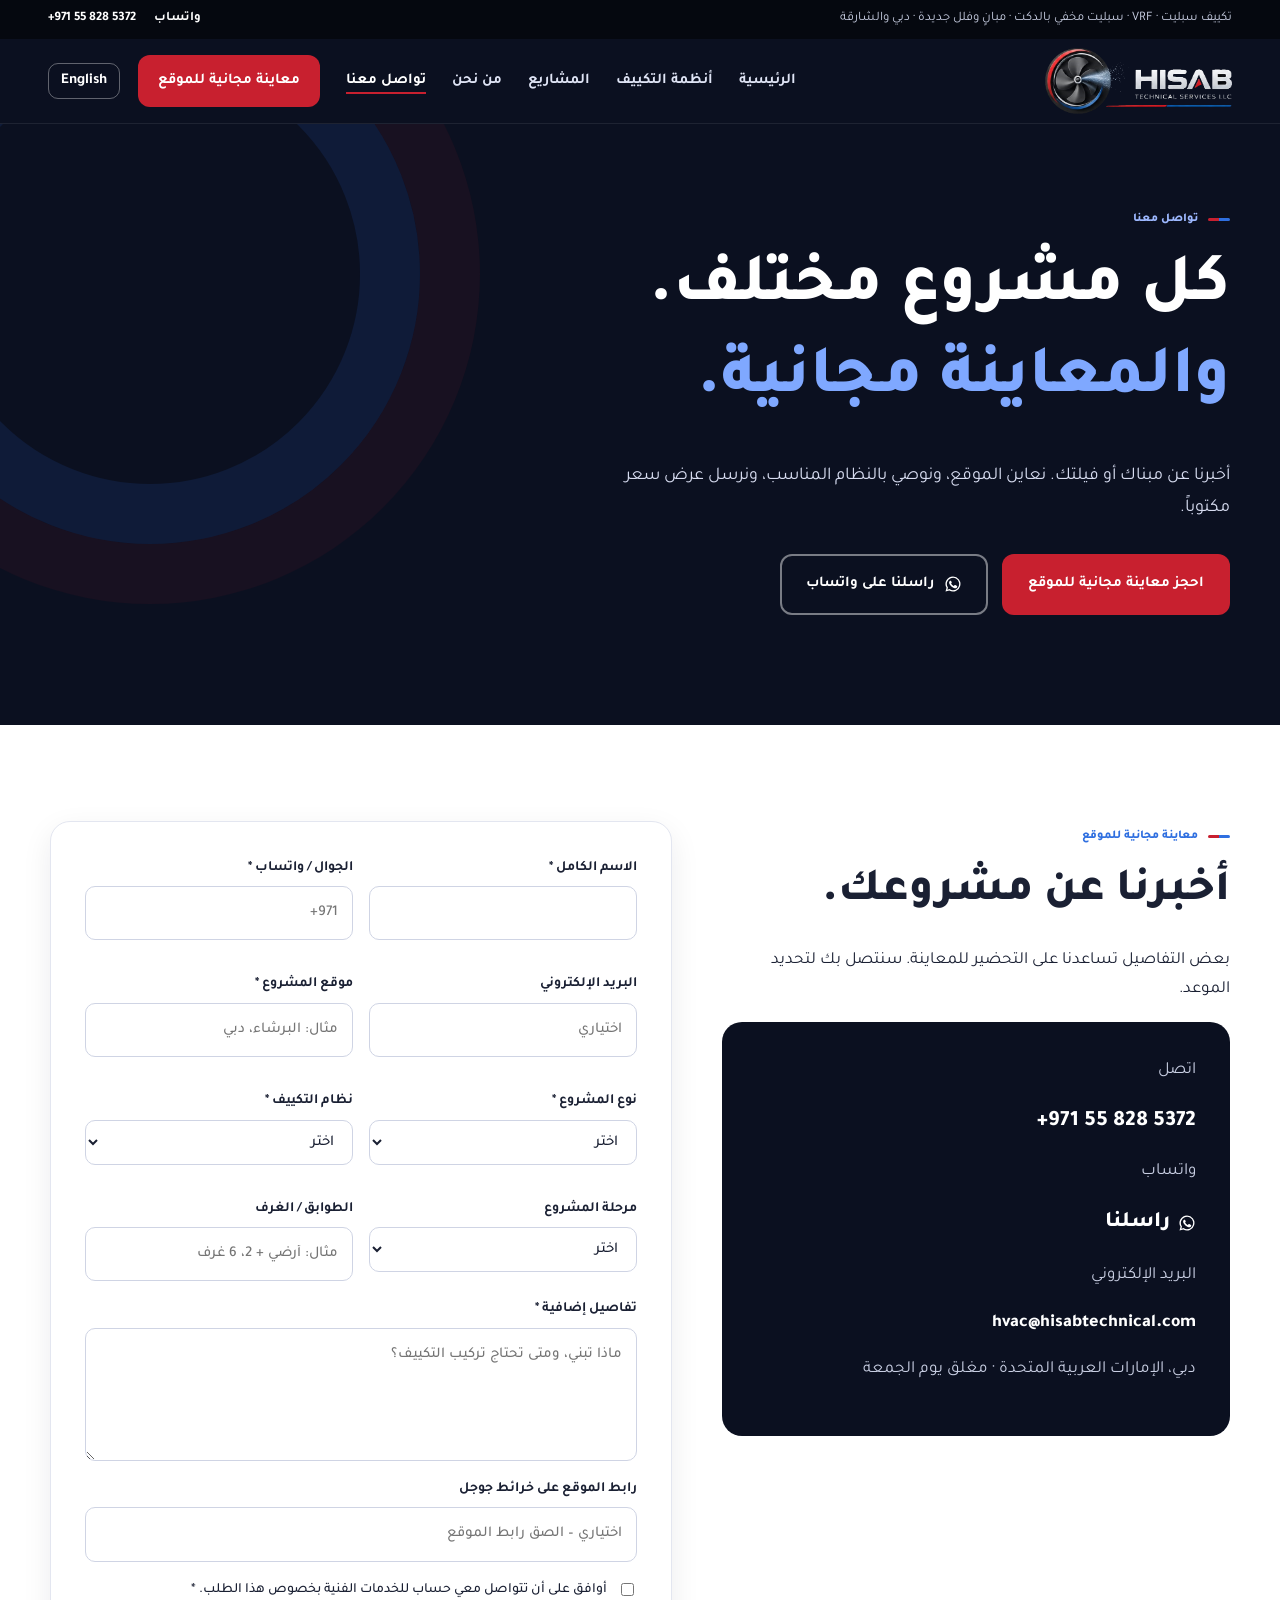
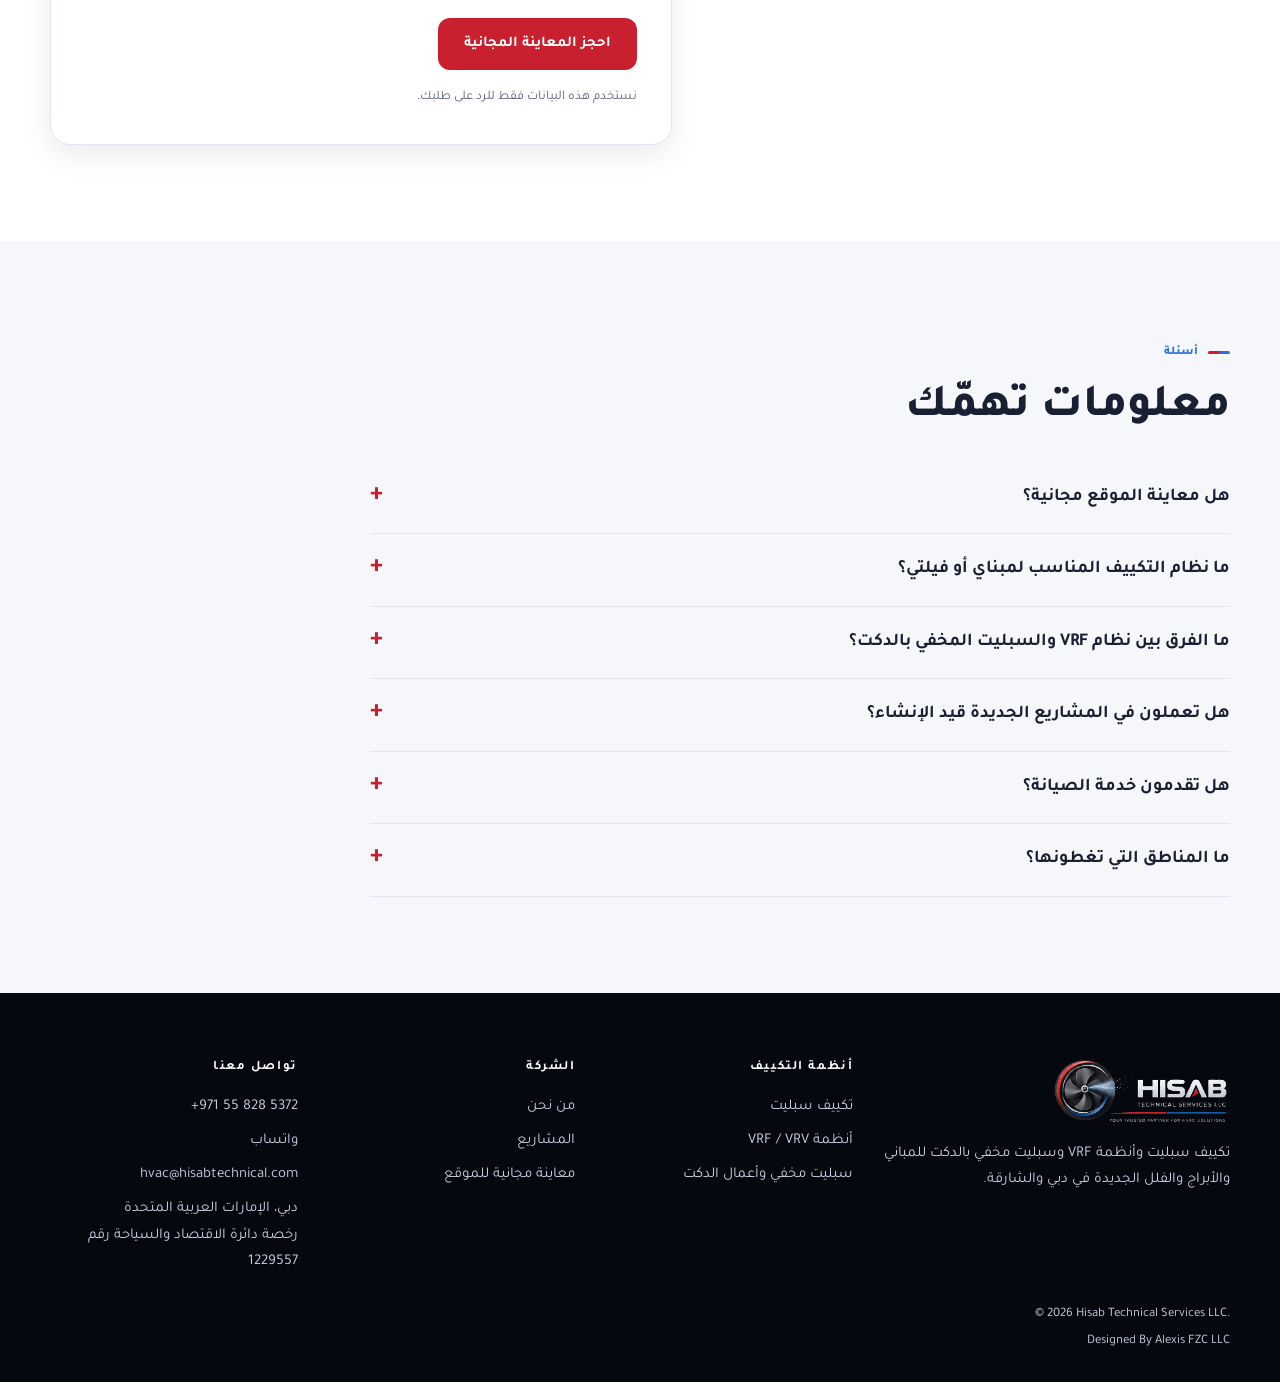
<file: ar/contact.html>
<!doctype html>
<html lang="ar" dir="rtl">
<head>
<meta charset="utf-8">
<meta name="viewport" content="width=device-width,initial-scale=1">
<title>معاينة مجانية للموقع وعرض سعر للتكييف | حساب للخدمات الفنية دبي</title>
<meta name="description" content="احجز معاينة مجانية للموقع لتركيب تكييف سبليت أو VRF أو سبليت مخفي في مبناك أو فيلتك الجديدة في دبي أو الشارقة. اتصل أو راسلنا على واتساب +971 55 828 5372.">
<meta name="keywords" content="معاينة مجانية تكييف, عرض سعر تكييف دبي, حجز معاينة تكييف الشارقة, شركة تكييف دبي, تركيب تكييف دبي, مقاول تكييف دبي, تركيب تكييف الشارقة, HVAC دبي">
<meta name="robots" content="index,follow,max-image-preview:large,max-snippet:-1">
<meta name="geo.region" content="AE-DU">
<meta name="geo.placename" content="Dubai">
<link rel="canonical" href="https://hisabtechnical.com/ar/contact">
<link rel="alternate" hreflang="en" href="https://hisabtechnical.com/contact">
<link rel="alternate" hreflang="ar" href="https://hisabtechnical.com/ar/contact">
<link rel="alternate" hreflang="x-default" href="https://hisabtechnical.com/contact">
<meta property="og:type" content="website">
<meta property="og:site_name" content="حساب للخدمات الفنية">
<meta property="og:locale" content="ar_AE">
<meta property="og:locale:alternate" content="en_AE">
<meta property="og:title" content="معاينة مجانية للموقع وعرض سعر للتكييف | حساب للخدمات الفنية دبي">
<meta property="og:description" content="احجز معاينة مجانية للموقع لتركيب تكييف سبليت أو VRF أو سبليت مخفي في مبناك أو فيلتك الجديدة في دبي أو الشارقة. اتصل أو راسلنا على واتساب +971 55 828 5372.">
<meta property="og:url" content="https://hisabtechnical.com/ar/contact">
<meta property="og:image" content="https://hisabtechnical.com/assets/og-image.jpg">
<meta property="og:image:alt" content="فريق حساب للخدمات الفنية أثناء تركيب أنظمة التكييف في دبي">
<meta name="twitter:card" content="summary_large_image">
<meta name="twitter:title" content="معاينة مجانية للموقع وعرض سعر للتكييف | حساب للخدمات الفنية دبي">
<meta name="twitter:description" content="احجز معاينة مجانية للموقع لتركيب تكييف سبليت أو VRF أو سبليت مخفي في مبناك أو فيلتك الجديدة في دبي أو الشارقة. اتصل أو راسلنا على واتساب +971 55 828 5372.">
<meta name="theme-color" content="#0b1020">
<link rel="icon" type="image/png" href="../assets/favicon.png">
<link rel="apple-touch-icon" href="../assets/apple-touch-icon.png">
<link rel="preconnect" href="https://fonts.googleapis.com">
<link rel="preconnect" href="https://fonts.gstatic.com" crossorigin>
<link href="https://fonts.googleapis.com/css2?family=Manrope:wght@400;500;600;700;800&family=Tajawal:wght@400;500;700;800&display=swap" rel="stylesheet">
<link rel="stylesheet" href="../styles.css">
<script type="application/ld+json">{"@context": "https://schema.org", "@type": "HVACBusiness", "name": "حساب للخدمات الفنية ذ.م.م", "@id": "https://hisabtechnical.com/#business", "alternateName": ["Hisab Technical Services LLC", "Hisab Technical Services"], "inLanguage": "ar", "description": "مقاول تكييف في دبي يصمم ويورّد ويركّب ويشغّل أنظمة تكييف سبليت وVRF/VRV والسبليت المخفي مع أعمال الدكت للمباني والأبراج والفلل الجديدة في دبي والشارقة.", "founder": [{"@type": "Person", "name": "Eng. Mohammad Rafique Attar", "jobTitle": "Founding Partner"}, {"@type": "Person", "name": "Muhammad Saadat Shafqat", "honorificSuffix": "ACA", "jobTitle": "Co-Founder & Managing Director"}], "identifier": {"@type": "PropertyValue", "name": "DED licence", "value": "1229557"}, "knowsLanguage": ["ar", "en"], "slogan": "شريكك الموثوق لحلول التكييف والتهوية", "url": "https://hisabtechnical.com/ar/", "telephone": "+971558285372", "email": "hvac@hisabtechnical.com", "image": "https://hisabtechnical.com/assets/og-image.jpg", "logo": "https://hisabtechnical.com/assets/hisab-logo.png", "foundingDate": "2023-08", "address": {"@type": "PostalAddress", "addressLocality": "دبي", "addressCountry": "AE"}, "areaServed": [{"@type": "City", "name": "دبي"}, {"@type": "City", "name": "الشارقة"}, {"@type": "Country", "name": "الإمارات العربية المتحدة"}], "sameAs": ["https://instagram.com/hisab_technical_services_llc"], "hasOfferCatalog": {"@type": "OfferCatalog", "name": "تركيب أنظمة التكييف", "itemListElement": [{"@type": "Offer", "itemOffered": {"@type": "Service", "name": "توريد وتركيب تكييف سبليت للمباني والفلل الجديدة"}}, {"@type": "Offer", "itemOffered": {"@type": "Service", "name": "تصميم وتركيب وتشغيل أنظمة تكييف VRF / VRV"}}, {"@type": "Offer", "itemOffered": {"@type": "Service", "name": "تصميم وتركيب تكييف سبليت مخفي وأعمال الدكت"}}, {"@type": "Offer", "itemOffered": {"@type": "Service", "name": "معاينة مجانية للموقع"}}]}}</script>
</head>
<body>
<a class="skip" href="#main">انتقل إلى المحتوى</a>
<div class="topbar"><div class="wrap"><span>تكييف سبليت · VRF · سبليت مخفي بالدكت<span class="hide-sm"> · مبانٍ وفلل جديدة · دبي والشارقة</span></span><span class="top-links"><a href="https://wa.me/971558285372?text=%D9%85%D8%B1%D8%AD%D8%A8%D8%A7%D9%8B%20%D8%AD%D8%B3%D8%A7%D8%A8%D8%8C%20%D8%A3%D8%B1%D8%BA%D8%A8%20%D9%81%D9%8A%20%D9%85%D8%B9%D8%A7%D9%8A%D9%86%D8%A9%20%D9%85%D8%AC%D8%A7%D9%86%D9%8A%D8%A9%20%D9%84%D9%84%D9%85%D9%88%D9%82%D8%B9." target="_blank" rel="noopener">واتساب</a><a href="tel:+971558285372"><bdi dir="ltr">+971 55 828 5372</bdi></a></span></div></div>
<header class="header"><div class="wrap nav">
<a class="brand" href="index.html" aria-label="حساب للخدمات الفنية – الرئيسية"><img src="../assets/hisab-logo-header-v3.png" alt="حساب للخدمات الفنية ذ.م.م – شريكك الموثوق لحلول التكييف والتهوية" width="576" height="203"></a>
<div class="nav-end"><nav class="menu" id="menu" aria-label="القائمة الرئيسية"><a href="index.html">الرئيسية</a><a href="ac-systems.html">أنظمة التكييف</a><a href="projects.html">المشاريع</a><a href="about.html">من نحن</a><a href="contact.html" aria-current="page">تواصل معنا</a><a class="btn btn-red" href="contact.html#book">معاينة مجانية للموقع</a></nav>
<a class="lang-switch" href="../contact.html" hreflang="en" lang="en">English</a><button class="menu-toggle" aria-label="فتح القائمة" aria-expanded="false" aria-controls="menu">☰</button></div>
</div></header>
<main id="main">
<section class="page-hero"><div class="wrap"><div class="eyebrow">تواصل معنا</div>
<h1>كل مشروع مختلف.<br><span class="accent-blue">والمعاينة مجانية.</span></h1>
<p>أخبرنا عن مبناك أو فيلتك. نعاين الموقع، ونوصي بالنظام المناسب، ونرسل عرض سعر مكتوباً.</p>
<div class="hero-actions"><a class="btn btn-red" href="#book">احجز معاينة مجانية للموقع</a><a class="btn btn-ghost" href="https://wa.me/971558285372?text=%D9%85%D8%B1%D8%AD%D8%A8%D8%A7%D9%8B%20%D8%AD%D8%B3%D8%A7%D8%A8%D8%8C%20%D8%A3%D8%B1%D8%BA%D8%A8%20%D9%81%D9%8A%20%D9%85%D8%B9%D8%A7%D9%8A%D9%86%D8%A9%20%D9%85%D8%AC%D8%A7%D9%86%D9%8A%D8%A9%20%D9%84%D9%84%D9%85%D9%88%D9%82%D8%B9." target="_blank" rel="noopener"><svg class="wa" viewBox="0 0 24 24" aria-hidden="true"><path fill="currentColor" d="M12 2a10 10 0 0 0-8.6 15.1L2 22l5-1.3A10 10 0 1 0 12 2zm0 18.2a8.2 8.2 0 0 1-4.2-1.2l-.3-.2-3 .8.8-2.9-.2-.3A8.2 8.2 0 1 1 12 20.2zm4.5-6.1c-.2-.1-1.5-.7-1.7-.8s-.4-.1-.6.1-.7.8-.8 1-.3.2-.5.1a6.7 6.7 0 0 1-3.3-2.9c-.3-.4.3-.4.7-1.3.1-.2 0-.3 0-.4l-.8-1.8c-.2-.5-.4-.4-.6-.4h-.5a1 1 0 0 0-.7.3 3 3 0 0 0-.9 2.2 5.2 5.2 0 0 0 1.1 2.7 11.8 11.8 0 0 0 4.5 4c1.7.7 2.3.8 3.2.7a2.7 2.7 0 0 0 1.8-1.3 2.2 2.2 0 0 0 .2-1.3c-.1-.1-.3-.2-.5-.3z"/></svg> راسلنا على واتساب</a></div></div></section>
<section class="section" id="book"><div class="wrap booking">
<div><div class="eyebrow">معاينة مجانية للموقع</div><h2>أخبرنا عن مشروعك.</h2>
<p>بعض التفاصيل تساعدنا على التحضير للمعاينة. سنتصل بك لتحديد الموعد.</p>
<div class="contact-box">
<p>اتصل</p><a href="tel:+971558285372"><bdi dir="ltr">+971 55 828 5372</bdi></a>
<p style="margin-top:16px">واتساب</p><a href="https://wa.me/971558285372?text=%D9%85%D8%B1%D8%AD%D8%A8%D8%A7%D9%8B%20%D8%AD%D8%B3%D8%A7%D8%A8%D8%8C%20%D8%A3%D8%B1%D8%BA%D8%A8%20%D9%81%D9%8A%20%D9%85%D8%B9%D8%A7%D9%8A%D9%86%D8%A9%20%D9%85%D8%AC%D8%A7%D9%86%D9%8A%D8%A9%20%D9%84%D9%84%D9%85%D9%88%D9%82%D8%B9." target="_blank" rel="noopener"><svg class="wa" viewBox="0 0 24 24" aria-hidden="true"><path fill="currentColor" d="M12 2a10 10 0 0 0-8.6 15.1L2 22l5-1.3A10 10 0 1 0 12 2zm0 18.2a8.2 8.2 0 0 1-4.2-1.2l-.3-.2-3 .8.8-2.9-.2-.3A8.2 8.2 0 1 1 12 20.2zm4.5-6.1c-.2-.1-1.5-.7-1.7-.8s-.4-.1-.6.1-.7.8-.8 1-.3.2-.5.1a6.7 6.7 0 0 1-3.3-2.9c-.3-.4.3-.4.7-1.3.1-.2 0-.3 0-.4l-.8-1.8c-.2-.5-.4-.4-.6-.4h-.5a1 1 0 0 0-.7.3 3 3 0 0 0-.9 2.2 5.2 5.2 0 0 0 1.1 2.7 11.8 11.8 0 0 0 4.5 4c1.7.7 2.3.8 3.2.7a2.7 2.7 0 0 0 1.8-1.3 2.2 2.2 0 0 0 .2-1.3c-.1-.1-.3-.2-.5-.3z"/></svg> راسلنا</a>
<p style="margin-top:16px">البريد الإلكتروني</p><a href="mailto:hvac@hisabtechnical.com" style="font-size:18px">hvac@hisabtechnical.com</a>
<p style="margin-top:16px">دبي، الإمارات العربية المتحدة · مغلق يوم الجمعة</p></div></div>
<div class="form-card">
<form id="booking-form" name="site-inspection" method="POST" action="/ar/thank-you">
<input type="hidden" name="form-name" value="site-inspection">
<input type="hidden" name="subject" value="طلب معاينة جديد من موقع حساب (عربي)">
<p class="hidden"><label>اترك هذا الحقل فارغاً: <input name="bot-field"></label></p>
<div class="grid-2">
<label>الاسم الكامل *<input name="name" required autocomplete="name"></label>
<label>الجوال / واتساب *<input name="phone" type="tel" required autocomplete="tel" placeholder="+971" dir="ltr"></label>
<label>البريد الإلكتروني<input name="email" type="email" autocomplete="email" placeholder="اختياري" dir="ltr"></label>
<label>موقع المشروع *<input name="location" required placeholder="مثال: البرشاء، دبي"></label>
<label>نوع المشروع *<select name="project" required><option value="">اختر</option><option>فيلا</option><option>برج / مبنى متعدد الطوابق</option><option>مبنى تجاري / مكاتب</option><option>مدرسة / حضانة / مبنى عام</option><option>أخرى</option></select></label>
<label>نظام التكييف *<select name="system" id="system" required><option value="">اختر</option><option value="split">تكييف سبليت</option><option value="vrf">نظام VRF / VRV</option><option value="ducted">سبليت مخفي وأعمال الدكت</option><option value="not-sure">لست متأكداً – انصحوني</option></select></label>
<label>مرحلة المشروع<select name="stage"><option value="">اختر</option><option>التصميم / المخططات</option><option>قيد الإنشاء</option><option>الهيكل جاهز</option><option>مرحلة التشطيب</option></select></label>
<label>الطوابق / الغرف<input name="size" placeholder="مثال: أرضي + 2، 6 غرف"></label>
</div>
<label>تفاصيل إضافية *<textarea name="message" rows="4" required placeholder="ماذا تبني، ومتى تحتاج تركيب التكييف؟"></textarea></label>
<label>رابط الموقع على خرائط جوجل<input name="maplink" type="url" placeholder="اختياري – الصق رابط الموقع" dir="ltr"></label>
<label class="check"><input type="checkbox" name="consent" required><span>أوافق على أن تتواصل معي حساب للخدمات الفنية بخصوص هذا الطلب. *</span></label>
<button class="btn btn-red" type="submit">احجز المعاينة المجانية</button>
<p class="form-status" id="form-status" aria-live="polite"></p>
<p class="form-note">نستخدم هذه البيانات فقط للرد على طلبك.</p>
</form></div>
</div></section>
<section class="section alt"><div class="wrap"><div class="eyebrow">أسئلة</div><h2>معلومات تهمّك</h2><div class="faq"><details><summary>هل معاينة الموقع مجانية؟</summary><p>نعم. كل مشروع مختلف، لذلك نعاين الموقع أولاً. المعاينة مجانية، وبعدها تستلم عرض سعر مكتوباً.</p></details><details><summary>ما نظام التكييف المناسب لمبناي أو فيلتي؟</summary><p>يعتمد ذلك على عدد الغرف والمساحة فوق السقف وطريقة استخدام المبنى. الوحدات السبليت تناسب الغرف المنفردة والشقق. السبليت المخفي بالدكت يخفي الوحدة الداخلية فوق السقف المستعار ويناسب الفلل والمساحات المفتوحة. نظام VRF يناسب الفلل الكبيرة والأبراج والمباني متعددة الغرف على نظام خارجي واحد. نوصي بالنظام المناسب بعد معاينة الموقع.</p></details><details><summary>ما الفرق بين نظام VRF والسبليت المخفي بالدكت؟</summary><p>نظام السبليت المخفي يستخدم وحدة داخلية واحدة توزّع الهواء البارد عبر مجاري الدكت إلى عدة غرف، وغالباً بثرموستات واحد لكل نظام. أما نظام VRF (تدفق متغير لوسيط التبريد، ويُسمّى أيضاً VRV) فيربط عدة وحدات داخلية بوحدة خارجية واحدة، فيمكن ضبط حرارة كل غرفة على حدة.</p></details><details><summary>هل تعملون في المشاريع الجديدة قيد الإنشاء؟</summary><p>نعم. التركيبات الجديدة هي تخصصنا: التكييف وأعمال الدكت للمباني والأبراج والفلل الجديدة، من مرحلة التصميم حتى التركيب والاختبار والتسليم.</p></details><details><summary>هل تقدمون خدمة الصيانة؟</summary><p>نحن متخصصون في التركيبات الجديدة. نقدم الصيانة للأنظمة التي قمنا بتركيبها خلال فترة الضمان.</p></details><details><summary>ما المناطق التي تغطونها؟</summary><p>مقرنا في دبي ونعمل في دبي والشارقة، ولدينا مشاريع منجزة في الشارقة والذيد وأم القيوين ودبي.</p></details></div></div></section>
</main>
<footer class="footer"><div class="wrap">
<div class="footer-grid">
<div><img src="../assets/hisab-logo.png" alt="حساب للخدمات الفنية ذ.م.م" width="590" height="235" loading="lazy"><p>تكييف سبليت وأنظمة VRF وسبليت مخفي بالدكت للمباني والأبراج والفلل الجديدة في دبي والشارقة.</p></div>
<div><h4>أنظمة التكييف</h4><a href="ac-systems.html#split">تكييف سبليت</a><a href="ac-systems.html#vrf">أنظمة VRF / VRV</a><a href="ac-systems.html#ducted">سبليت مخفي وأعمال الدكت</a></div>
<div><h4>الشركة</h4><a href="about.html">من نحن</a><a href="projects.html">المشاريع</a><a href="contact.html#book">معاينة مجانية للموقع</a></div>
<div><h4>تواصل معنا</h4><a href="tel:+971558285372"><bdi dir="ltr">+971 55 828 5372</bdi></a><a href="https://wa.me/971558285372?text=%D9%85%D8%B1%D8%AD%D8%A8%D8%A7%D9%8B%20%D8%AD%D8%B3%D8%A7%D8%A8%D8%8C%20%D8%A3%D8%B1%D8%BA%D8%A8%20%D9%81%D9%8A%20%D9%85%D8%B9%D8%A7%D9%8A%D9%86%D8%A9%20%D9%85%D8%AC%D8%A7%D9%86%D9%8A%D8%A9%20%D9%84%D9%84%D9%85%D9%88%D9%82%D8%B9." target="_blank" rel="noopener">واتساب</a><a href="mailto:hvac@hisabtechnical.com">hvac@hisabtechnical.com</a><p>دبي، الإمارات العربية المتحدة<br>رخصة دائرة الاقتصاد والسياحة رقم <bdi dir="ltr">1229557</bdi></p></div>
</div>
<div class="footer-base footer-credit" dir="ltr"><span>© 2026 Hisab Technical Services LLC.</span><span>Designed By Alexis FZC LLC</span></div>
</div></footer>
<div class="callbar"><a href="tel:+971558285372">اتصل</a><a href="https://wa.me/971558285372?text=%D9%85%D8%B1%D8%AD%D8%A8%D8%A7%D9%8B%20%D8%AD%D8%B3%D8%A7%D8%A8%D8%8C%20%D8%A3%D8%B1%D8%BA%D8%A8%20%D9%81%D9%8A%20%D9%85%D8%B9%D8%A7%D9%8A%D9%86%D8%A9%20%D9%85%D8%AC%D8%A7%D9%86%D9%8A%D8%A9%20%D9%84%D9%84%D9%85%D9%88%D9%82%D8%B9." target="_blank" rel="noopener">واتساب</a></div>
<script src="../site.js"></script>
</body>
</html>
</file>
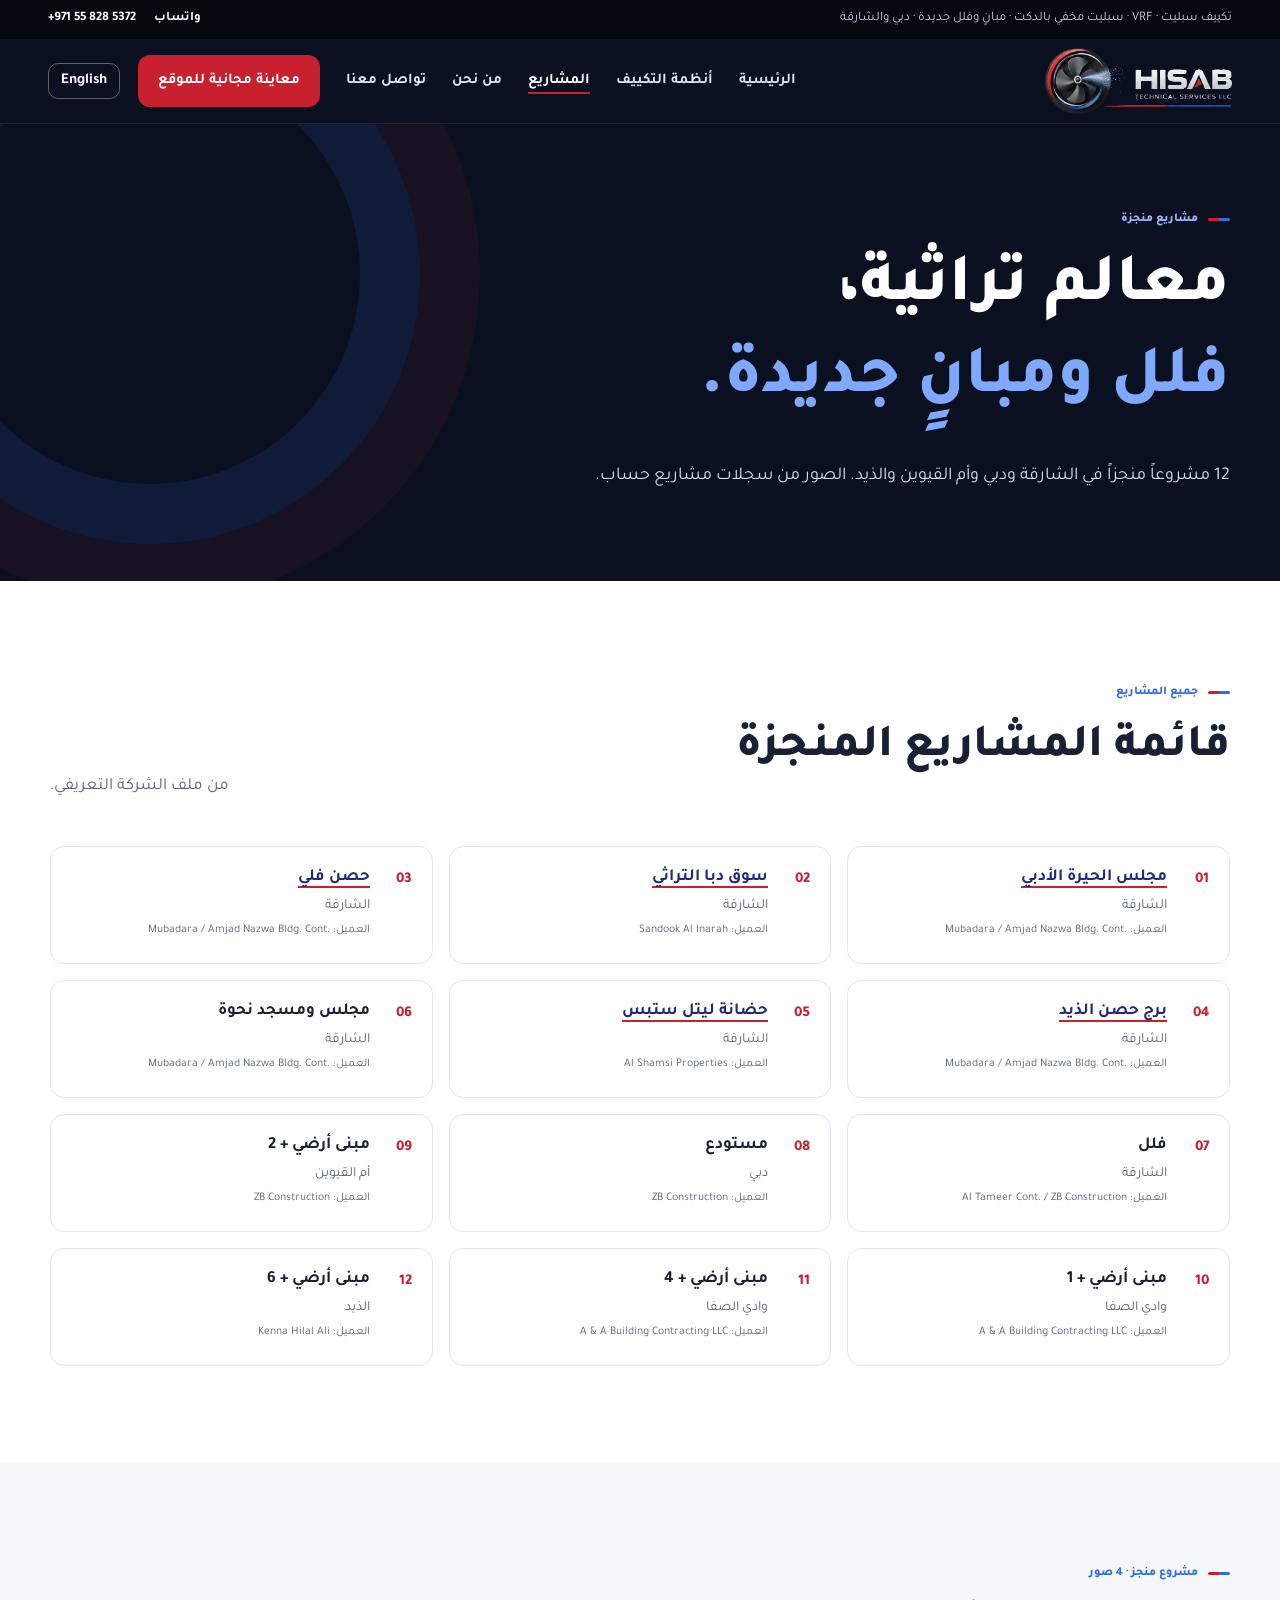
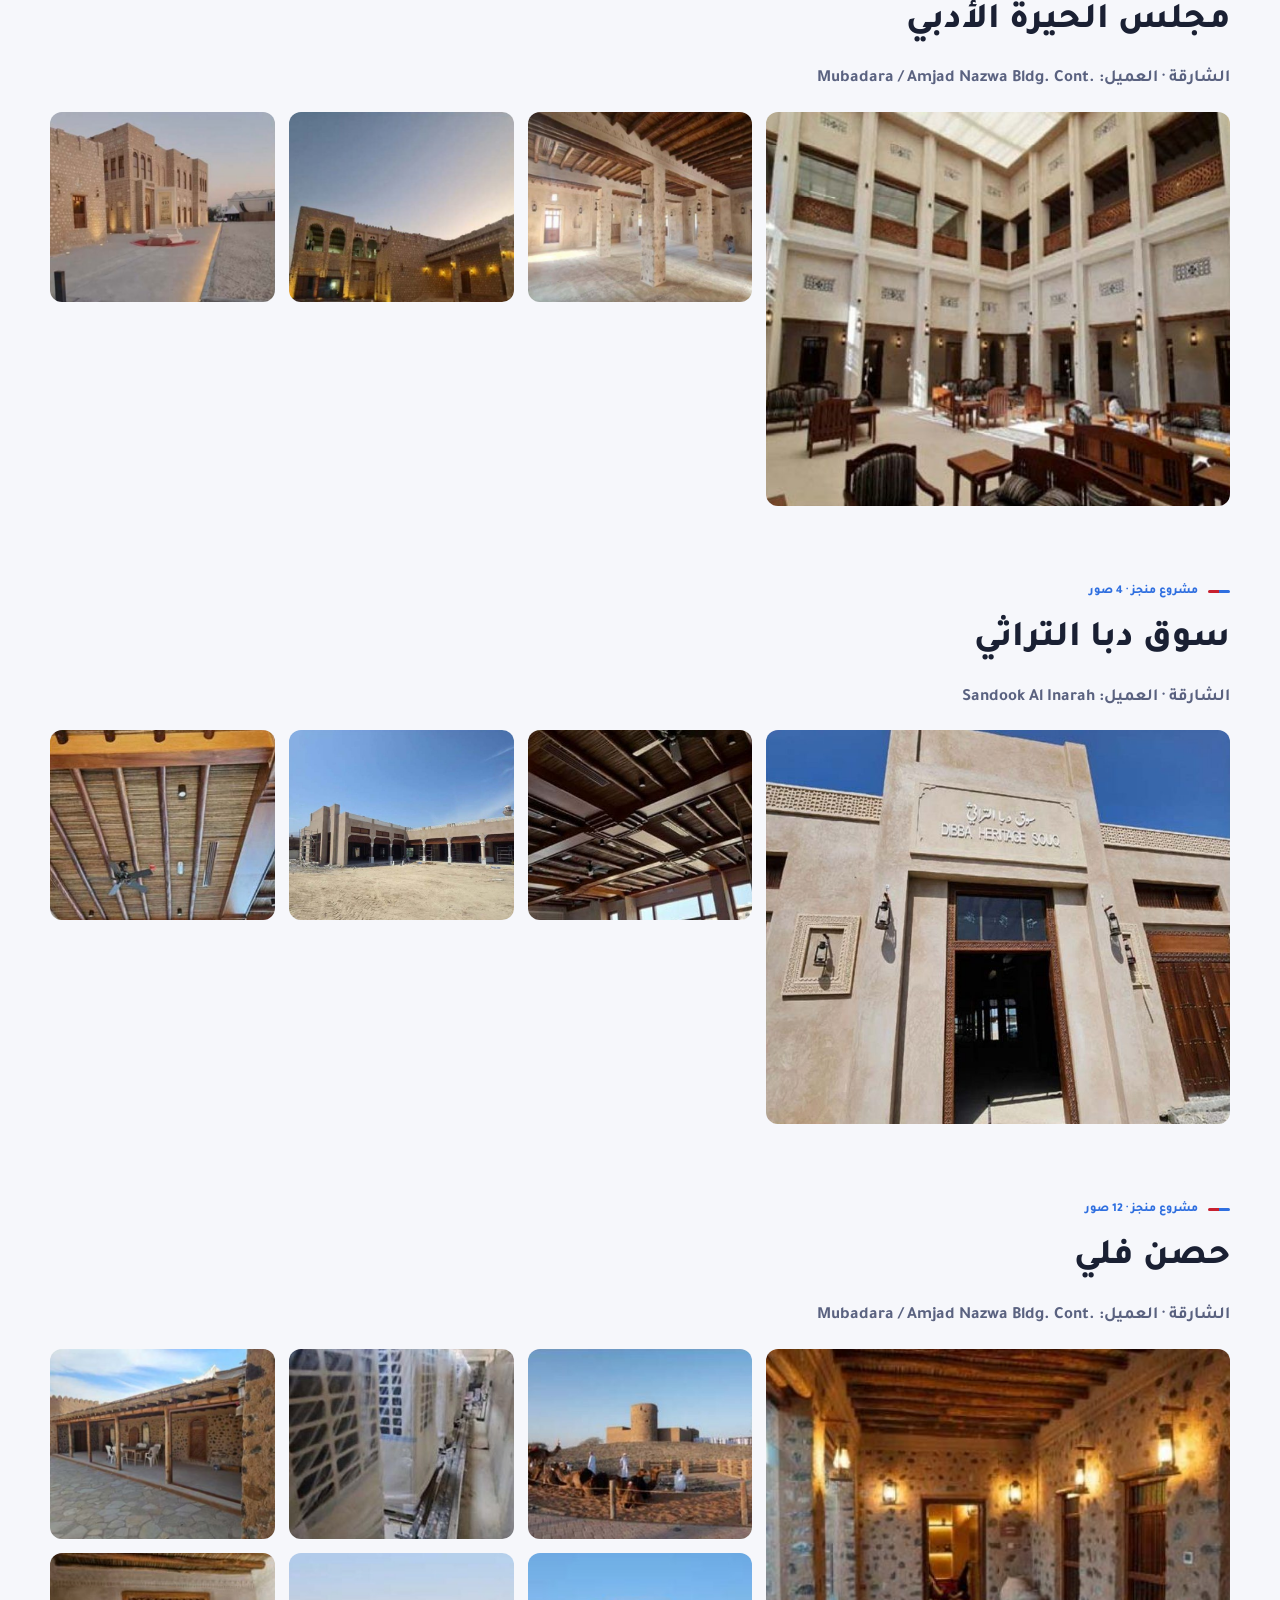
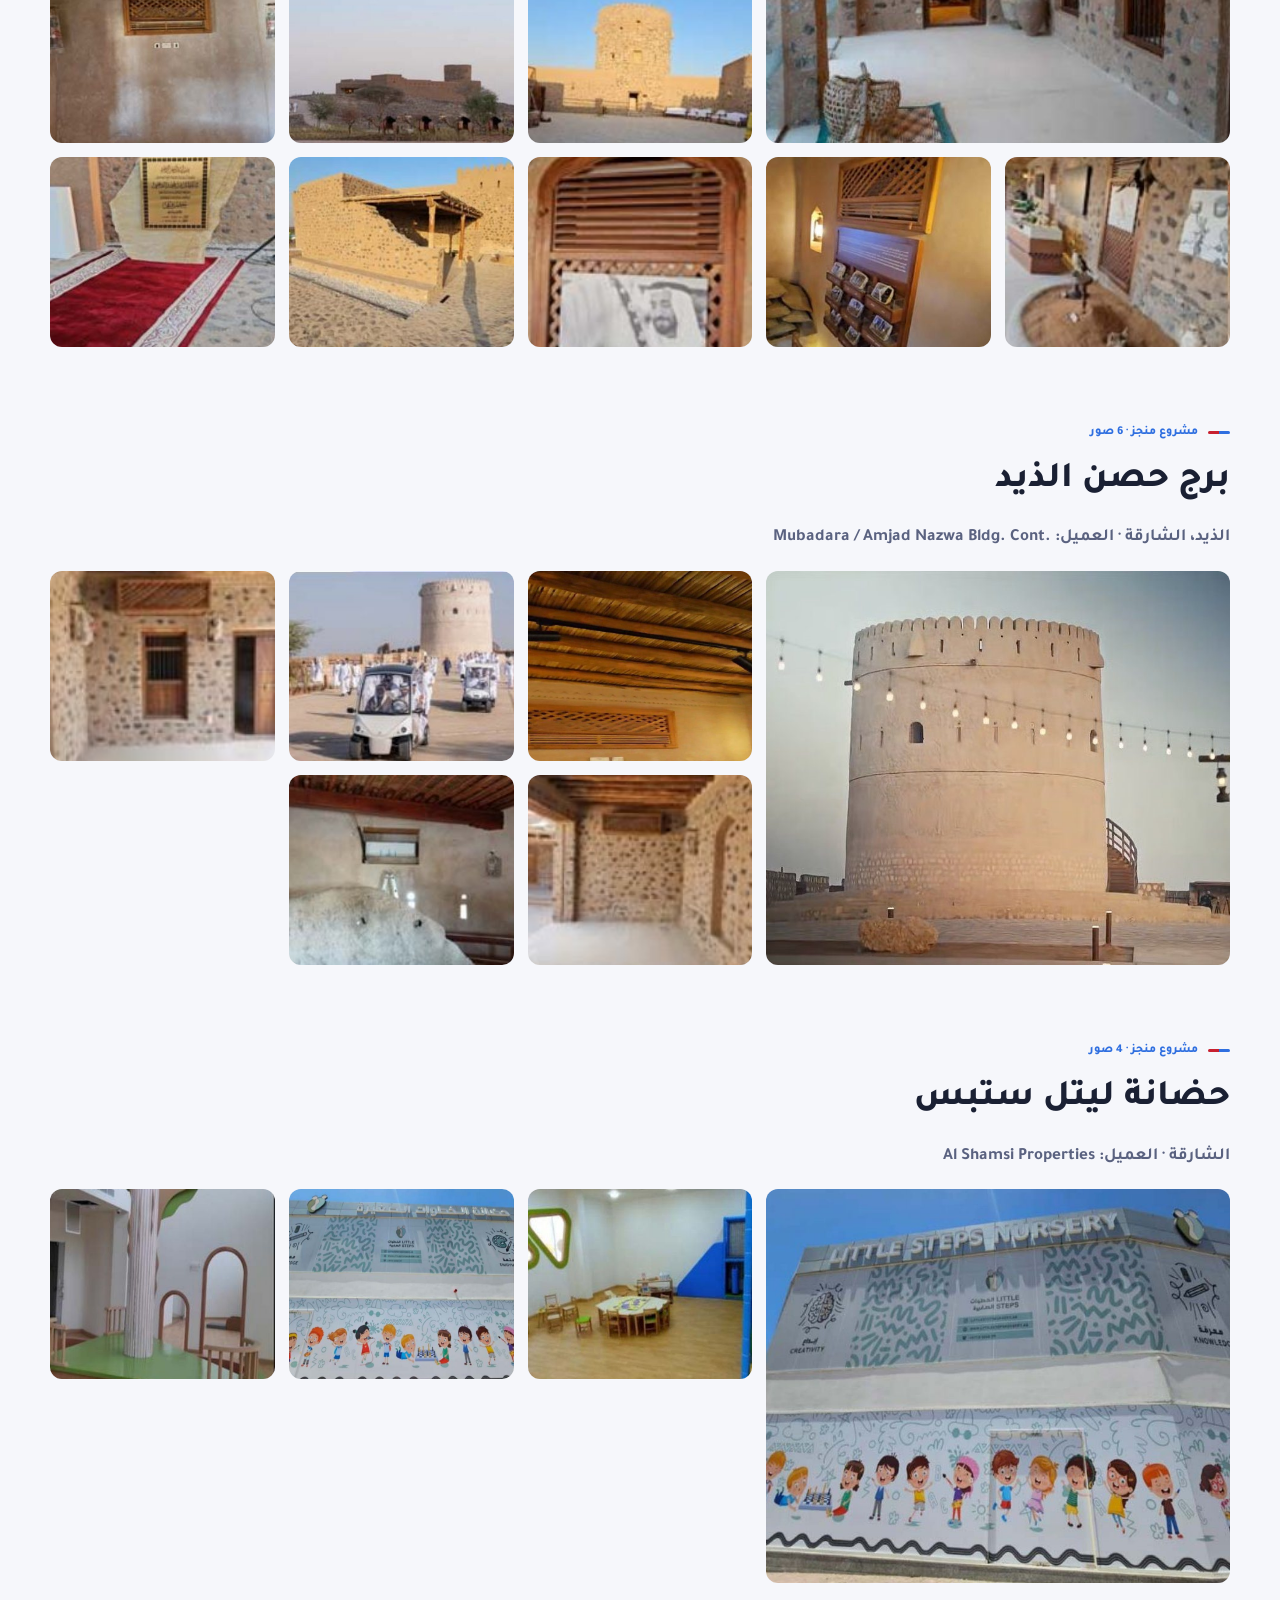
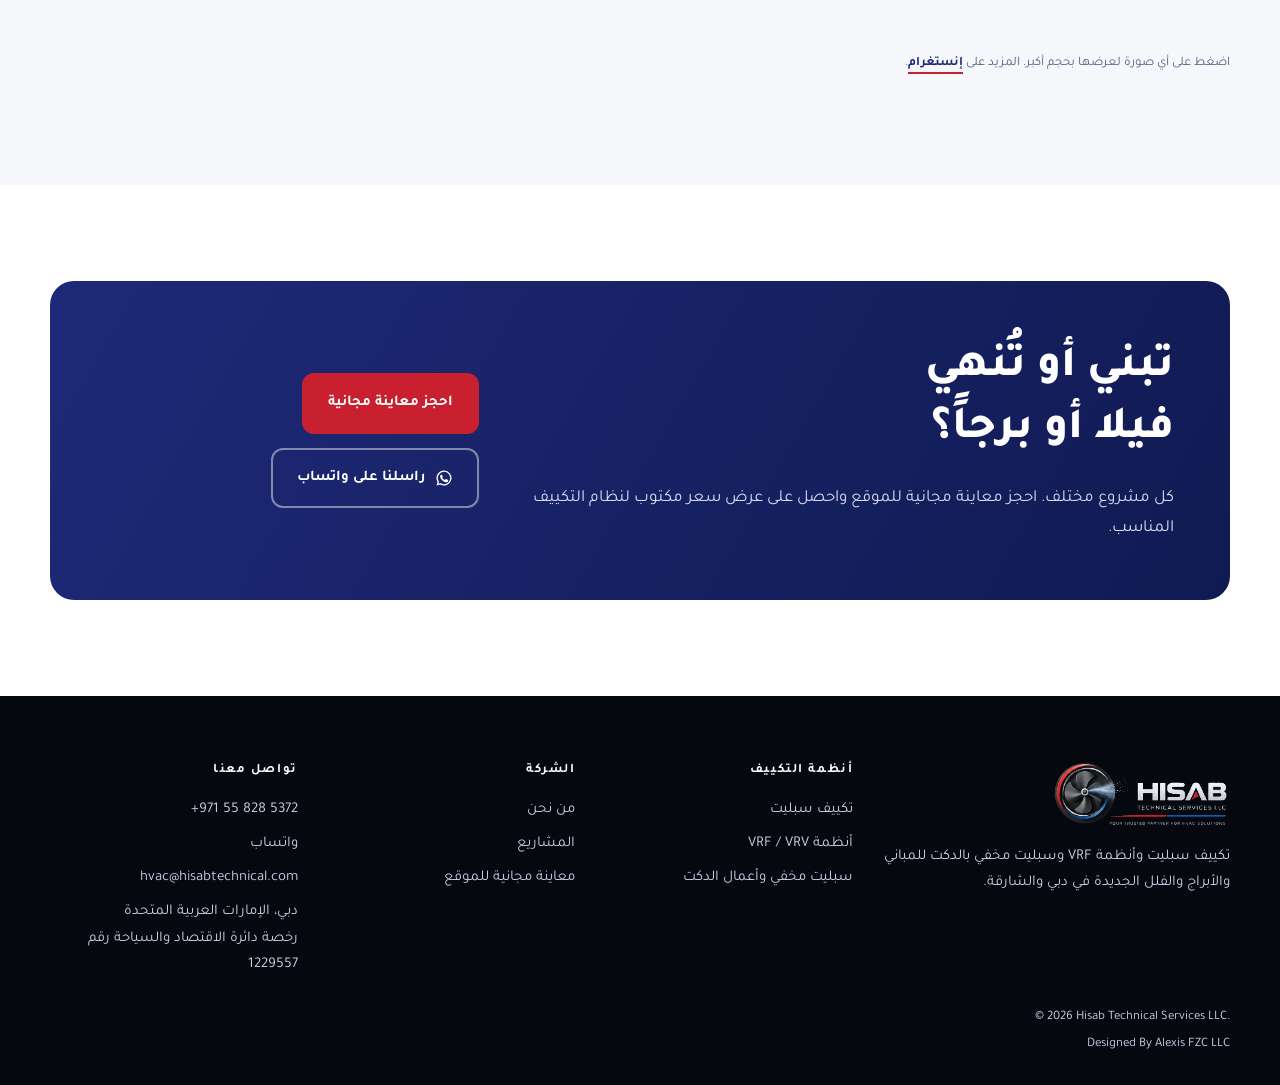
<file: ar/projects.html>
<!doctype html>
<html lang="ar" dir="rtl">
<head>
<meta charset="utf-8">
<meta name="viewport" content="width=device-width,initial-scale=1">
<title>مشاريع تكييف منجزة في الشارقة ودبي | حساب للخدمات الفنية</title>
<meta name="description" content="مشاريع تكييف منجزة من حساب للخدمات الفنية: مجلس الحيرة الأدبي، سوق دبا التراثي، حصن فلي، برج حصن الذيد، حضانة ليتل ستبس، فلل ومبانٍ من أرضي + 1 إلى أرضي + 6.">
<meta name="keywords" content="مشاريع تكييف الشارقة, مشاريع تكييف دبي, تكييف المباني التراثية, مجلس الحيرة الأدبي, سوق دبا التراثي, حصن فلي, شركة تكييف دبي, تركيب تكييف دبي, مقاول تكييف دبي, تركيب تكييف الشارقة, HVAC دبي">
<meta name="robots" content="index,follow,max-image-preview:large,max-snippet:-1">
<meta name="geo.region" content="AE-DU">
<meta name="geo.placename" content="Dubai">
<link rel="canonical" href="https://hisabtechnical.com/ar/projects">
<link rel="alternate" hreflang="en" href="https://hisabtechnical.com/projects">
<link rel="alternate" hreflang="ar" href="https://hisabtechnical.com/ar/projects">
<link rel="alternate" hreflang="x-default" href="https://hisabtechnical.com/projects">
<meta property="og:type" content="website">
<meta property="og:site_name" content="حساب للخدمات الفنية">
<meta property="og:locale" content="ar_AE">
<meta property="og:locale:alternate" content="en_AE">
<meta property="og:title" content="مشاريع تكييف منجزة في الشارقة ودبي | حساب للخدمات الفنية">
<meta property="og:description" content="مشاريع تكييف منجزة من حساب للخدمات الفنية: مجلس الحيرة الأدبي، سوق دبا التراثي، حصن فلي، برج حصن الذيد، حضانة ليتل ستبس، فلل ومبانٍ من أرضي + 1 إلى أرضي + 6.">
<meta property="og:url" content="https://hisabtechnical.com/ar/projects">
<meta property="og:image" content="https://hisabtechnical.com/assets/og-image.jpg">
<meta property="og:image:alt" content="فريق حساب للخدمات الفنية أثناء تركيب أنظمة التكييف في دبي">
<meta name="twitter:card" content="summary_large_image">
<meta name="twitter:title" content="مشاريع تكييف منجزة في الشارقة ودبي | حساب للخدمات الفنية">
<meta name="twitter:description" content="مشاريع تكييف منجزة من حساب للخدمات الفنية: مجلس الحيرة الأدبي، سوق دبا التراثي، حصن فلي، برج حصن الذيد، حضانة ليتل ستبس، فلل ومبانٍ من أرضي + 1 إلى أرضي + 6.">
<meta name="theme-color" content="#0b1020">
<link rel="icon" type="image/png" href="../assets/favicon.png">
<link rel="apple-touch-icon" href="../assets/apple-touch-icon.png">
<link rel="preconnect" href="https://fonts.googleapis.com">
<link rel="preconnect" href="https://fonts.gstatic.com" crossorigin>
<link href="https://fonts.googleapis.com/css2?family=Manrope:wght@400;500;600;700;800&family=Tajawal:wght@400;500;700;800&display=swap" rel="stylesheet">
<link rel="stylesheet" href="../styles.css">
<script type="application/ld+json">{"@context": "https://schema.org", "@type": "HVACBusiness", "name": "حساب للخدمات الفنية ذ.م.م", "@id": "https://hisabtechnical.com/#business", "alternateName": ["Hisab Technical Services LLC", "Hisab Technical Services"], "inLanguage": "ar", "description": "مقاول تكييف في دبي يصمم ويورّد ويركّب ويشغّل أنظمة تكييف سبليت وVRF/VRV والسبليت المخفي مع أعمال الدكت للمباني والأبراج والفلل الجديدة في دبي والشارقة.", "founder": [{"@type": "Person", "name": "Eng. Mohammad Rafique Attar", "jobTitle": "Founding Partner"}, {"@type": "Person", "name": "Muhammad Saadat Shafqat", "honorificSuffix": "ACA", "jobTitle": "Co-Founder & Managing Director"}], "identifier": {"@type": "PropertyValue", "name": "DED licence", "value": "1229557"}, "knowsLanguage": ["ar", "en"], "slogan": "شريكك الموثوق لحلول التكييف والتهوية", "url": "https://hisabtechnical.com/ar/", "telephone": "+971558285372", "email": "hvac@hisabtechnical.com", "image": "https://hisabtechnical.com/assets/og-image.jpg", "logo": "https://hisabtechnical.com/assets/hisab-logo.png", "foundingDate": "2023-08", "address": {"@type": "PostalAddress", "addressLocality": "دبي", "addressCountry": "AE"}, "areaServed": [{"@type": "City", "name": "دبي"}, {"@type": "City", "name": "الشارقة"}, {"@type": "Country", "name": "الإمارات العربية المتحدة"}], "sameAs": ["https://instagram.com/hisab_technical_services_llc"], "hasOfferCatalog": {"@type": "OfferCatalog", "name": "تركيب أنظمة التكييف", "itemListElement": [{"@type": "Offer", "itemOffered": {"@type": "Service", "name": "توريد وتركيب تكييف سبليت للمباني والفلل الجديدة"}}, {"@type": "Offer", "itemOffered": {"@type": "Service", "name": "تصميم وتركيب وتشغيل أنظمة تكييف VRF / VRV"}}, {"@type": "Offer", "itemOffered": {"@type": "Service", "name": "تصميم وتركيب تكييف سبليت مخفي وأعمال الدكت"}}, {"@type": "Offer", "itemOffered": {"@type": "Service", "name": "معاينة مجانية للموقع"}}]}}</script>
</head>
<body>
<a class="skip" href="#main">انتقل إلى المحتوى</a>
<div class="topbar"><div class="wrap"><span>تكييف سبليت · VRF · سبليت مخفي بالدكت<span class="hide-sm"> · مبانٍ وفلل جديدة · دبي والشارقة</span></span><span class="top-links"><a href="https://wa.me/971558285372?text=%D9%85%D8%B1%D8%AD%D8%A8%D8%A7%D9%8B%20%D8%AD%D8%B3%D8%A7%D8%A8%D8%8C%20%D8%A3%D8%B1%D8%BA%D8%A8%20%D9%81%D9%8A%20%D9%85%D8%B9%D8%A7%D9%8A%D9%86%D8%A9%20%D9%85%D8%AC%D8%A7%D9%86%D9%8A%D8%A9%20%D9%84%D9%84%D9%85%D9%88%D9%82%D8%B9." target="_blank" rel="noopener">واتساب</a><a href="tel:+971558285372"><bdi dir="ltr">+971 55 828 5372</bdi></a></span></div></div>
<header class="header"><div class="wrap nav">
<a class="brand" href="index.html" aria-label="حساب للخدمات الفنية – الرئيسية"><img src="../assets/hisab-logo-header-v3.png" alt="حساب للخدمات الفنية ذ.م.م – شريكك الموثوق لحلول التكييف والتهوية" width="576" height="203"></a>
<div class="nav-end"><nav class="menu" id="menu" aria-label="القائمة الرئيسية"><a href="index.html">الرئيسية</a><a href="ac-systems.html">أنظمة التكييف</a><a href="projects.html" aria-current="page">المشاريع</a><a href="about.html">من نحن</a><a href="contact.html">تواصل معنا</a><a class="btn btn-red" href="contact.html#book">معاينة مجانية للموقع</a></nav>
<a class="lang-switch" href="../projects.html" hreflang="en" lang="en">English</a><button class="menu-toggle" aria-label="فتح القائمة" aria-expanded="false" aria-controls="menu">☰</button></div>
</div></header>
<main id="main">
<section class="page-hero"><div class="wrap"><div class="eyebrow">مشاريع منجزة</div>
<h1>معالم تراثية،<br><span class="accent-blue">فلل ومبانٍ جديدة.</span></h1>
<p>12 مشروعاً منجزاً في الشارقة ودبي وأم القيوين والذيد. الصور من سجلات مشاريع حساب.</p></div></section>
<section class="section"><div class="wrap">
<div class="head"><div><div class="eyebrow">جميع المشاريع</div><h2>قائمة المشاريع المنجزة</h2></div><p>من ملف الشركة التعريفي.</p></div>
<div class="ref-grid"><div class="ref"><span class="num">01</span><div><h3><a href="#heera">مجلس الحيرة الأدبي</a></h3><p>الشارقة<br><small>العميل: <bdi dir="ltr">Mubadara / Amjad Nazwa Bldg. Cont.</bdi></small></p></div></div><div class="ref"><span class="num">02</span><div><h3><a href="#dibba">سوق دبا التراثي</a></h3><p>الشارقة<br><small>العميل: <bdi dir="ltr">Sandook Al Inarah</bdi></small></p></div></div><div class="ref"><span class="num">03</span><div><h3><a href="#fili">حصن فلي</a></h3><p>الشارقة<br><small>العميل: <bdi dir="ltr">Mubadara / Amjad Nazwa Bldg. Cont.</bdi></small></p></div></div><div class="ref"><span class="num">04</span><div><h3><a href="#dhaid">برج حصن الذيد</a></h3><p>الشارقة<br><small>العميل: <bdi dir="ltr">Mubadara / Amjad Nazwa Bldg. Cont.</bdi></small></p></div></div><div class="ref"><span class="num">05</span><div><h3><a href="#steps">حضانة ليتل ستبس</a></h3><p>الشارقة<br><small>العميل: <bdi dir="ltr">Al Shamsi Properties</bdi></small></p></div></div><div class="ref"><span class="num">06</span><div><h3>مجلس ومسجد نحوة</h3><p>الشارقة<br><small>العميل: <bdi dir="ltr">Mubadara / Amjad Nazwa Bldg. Cont.</bdi></small></p></div></div><div class="ref"><span class="num">07</span><div><h3>فلل</h3><p>الشارقة<br><small>العميل: <bdi dir="ltr">Al Tameer Cont. / ZB Construction</bdi></small></p></div></div><div class="ref"><span class="num">08</span><div><h3>مستودع</h3><p>دبي<br><small>العميل: <bdi dir="ltr">ZB Construction</bdi></small></p></div></div><div class="ref"><span class="num">09</span><div><h3>مبنى أرضي + 2</h3><p>أم القيوين<br><small>العميل: <bdi dir="ltr">ZB Construction</bdi></small></p></div></div><div class="ref"><span class="num">10</span><div><h3>مبنى أرضي + 1</h3><p>وادي الصفا<br><small>العميل: <bdi dir="ltr">A &amp; A Building Contracting LLC</bdi></small></p></div></div><div class="ref"><span class="num">11</span><div><h3>مبنى أرضي + 4</h3><p>وادي الصفا<br><small>العميل: <bdi dir="ltr">A &amp; A Building Contracting LLC</bdi></small></p></div></div><div class="ref"><span class="num">12</span><div><h3>مبنى أرضي + 6</h3><p>الذيد<br><small>العميل: <bdi dir="ltr">Kenna Hilal Ali</bdi></small></p></div></div></div>
</div></section>
<section class="section alt"><div class="wrap">
<article class="project-block" id="heera"><div class="eyebrow">مشروع منجز · 4 صور</div><h2>مجلس الحيرة الأدبي</h2><p class="meta">الشارقة · العميل: <bdi dir="ltr">Mubadara / Amjad Nazwa Bldg. Cont.</bdi></p><div class="gallery"><img src="../assets/projects/heera-interior.jpg" alt="قاعة الفناء مع الجلسات – مجلس الحيرة الأدبي، الشارقة" loading="lazy"><img src="../assets/projects/heera-hall.jpg" alt="قاعة بأعمدة وسقف خشبي – مجلس الحيرة الأدبي، الشارقة" loading="lazy"><img src="../assets/projects/heera-night.jpg" alt="واجهة المبنى عند الغروب – مجلس الحيرة الأدبي، الشارقة" loading="lazy"><img src="../assets/projects/heera-exterior.jpg" alt="ساحة المدخل عند الغروب – مجلس الحيرة الأدبي، الشارقة" loading="lazy"></div></article>
<article class="project-block" id="dibba"><div class="eyebrow">مشروع منجز · 4 صور</div><h2>سوق دبا التراثي</h2><p class="meta">الشارقة · العميل: <bdi dir="ltr">Sandook Al Inarah</bdi></p><div class="gallery"><img src="../assets/projects/dibba-front.jpg" alt="المدخل الرئيسي – سوق دبا التراثي، الشارقة" loading="lazy"><img src="../assets/projects/dibba-ceiling.jpg" alt="سقف خشبي مع فتحات هواء طولية – سوق دبا التراثي، الشارقة" loading="lazy"><img src="../assets/projects/dibba-wide.jpg" alt="مبنى السوق والأروقة – سوق دبا التراثي، الشارقة" loading="lazy"><img src="../assets/projects/dibba-ceiling2.jpg" alt="سقف الممر المغطى – سوق دبا التراثي، الشارقة" loading="lazy"></div></article>
<article class="project-block" id="fili"><div class="eyebrow">مشروع منجز · 12 صور</div><h2>حصن فلي</h2><p class="meta">الشارقة · العميل: <bdi dir="ltr">Mubadara / Amjad Nazwa Bldg. Cont.</bdi></p><div class="gallery"><img src="../assets/projects/fili-corridor.jpg" alt="ممر بعد الترميم – حصن فلي، الشارقة" loading="lazy"><img src="../assets/projects/fili-camels.jpg" alt="الحصن والزوار – حصن فلي، الشارقة" loading="lazy"><img src="../assets/projects/fili-units.jpg" alt="صف من وحدات VRF الخارجية – حصن فلي، الشارقة" loading="lazy"><img src="../assets/projects/fili-courtyard.jpg" alt="فناء مظلل – حصن فلي، الشارقة" loading="lazy"><img src="../assets/projects/fili-tower.jpg" alt="برج الحصن والفناء – حصن فلي، الشارقة" loading="lazy"><img src="../assets/projects/fili-distant.jpg" alt="الحصن عند الغروب – حصن فلي، الشارقة" loading="lazy"><img src="../assets/projects/fili-wall.jpg" alt="غرفة مع شبكة هواء – حصن فلي، الشارقة" loading="lazy"><img src="../assets/projects/fili-display.jpg" alt="قاعة عرض – حصن فلي، الشارقة" loading="lazy"><img src="../assets/projects/fili-display2.jpg" alt="جدار العرض مع شبكة هواء – حصن فلي، الشارقة" loading="lazy"><img src="../assets/projects/fili-arch.jpg" alt="شبكة خشبية مقوسة – حصن فلي، الشارقة" loading="lazy"><img src="../assets/projects/fili-sand.jpg" alt="مبنى الحصن – حصن فلي، الشارقة" loading="lazy"><img src="../assets/projects/fili-plaque.jpg" alt="لوحة الافتتاح – حصن فلي، الشارقة" loading="lazy"></div></article>
<article class="project-block" id="dhaid"><div class="eyebrow">مشروع منجز · 6 صور</div><h2>برج حصن الذيد</h2><p class="meta">الذيد، الشارقة · العميل: <bdi dir="ltr">Mubadara / Amjad Nazwa Bldg. Cont.</bdi></p><div class="gallery"><img src="../assets/projects/dhaid-tower.jpg" alt="برج الحصن عند الغروب – برج حصن الذيد، الذيد، الشارقة" loading="lazy"><img src="../assets/projects/dhaid-ceiling.jpg" alt="سقف خشبي داخلي مع شبكة هواء – برج حصن الذيد، الذيد، الشارقة" loading="lazy"><img src="../assets/projects/dhaid-carts.jpg" alt="يوم افتتاح الحصن – برج حصن الذيد، الذيد، الشارقة" loading="lazy"><img src="../assets/projects/dhaid-room1.jpg" alt="غرفة بعد الترميم – برج حصن الذيد، الذيد، الشارقة" loading="lazy"><img src="../assets/projects/dhaid-room2.jpg" alt="ممر بعد الترميم – برج حصن الذيد، الذيد، الشارقة" loading="lazy"><img src="../assets/projects/dhaid-room3.jpg" alt="غرفة داخلية – برج حصن الذيد، الذيد، الشارقة" loading="lazy"></div></article>
<article class="project-block" id="steps"><div class="eyebrow">مشروع منجز · 4 صور</div><h2>حضانة ليتل ستبس</h2><p class="meta">الشارقة · العميل: <bdi dir="ltr">Al Shamsi Properties</bdi></p><div class="gallery"><img src="../assets/projects/steps-exterior.jpg" alt="واجهة مبنى الحضانة – حضانة ليتل ستبس، الشارقة" loading="lazy"><img src="../assets/projects/steps-interior.jpg" alt="فصل دراسي مع فتحات هواء في السقف – حضانة ليتل ستبس، الشارقة" loading="lazy"><img src="../assets/projects/steps-exterior2.jpg" alt="واجهة الحضانة – حضانة ليتل ستبس، الشارقة" loading="lazy"><img src="../assets/projects/steps-tree.jpg" alt="منطقة اللعب الداخلية – حضانة ليتل ستبس، الشارقة" loading="lazy"></div></article>
<p class="note">اضغط على أي صورة لعرضها بحجم أكبر. المزيد على <a class="link" href="https://instagram.com/hisab_technical_services_llc" target="_blank" rel="noopener">إنستغرام</a>.</p>
</div></section>
<section class="section"><div class="wrap"><div class="cta">
<div><h2>تبني أو تُنهي<br>فيلا أو برجاً؟</h2><p>كل مشروع مختلف. احجز معاينة مجانية للموقع واحصل على عرض سعر مكتوب لنظام التكييف المناسب.</p></div>
<div class="actions"><a class="btn btn-red" href="contact.html#book">احجز معاينة مجانية</a><a class="btn btn-ghost" href="https://wa.me/971558285372?text=%D9%85%D8%B1%D8%AD%D8%A8%D8%A7%D9%8B%20%D8%AD%D8%B3%D8%A7%D8%A8%D8%8C%20%D8%A3%D8%B1%D8%BA%D8%A8%20%D9%81%D9%8A%20%D9%85%D8%B9%D8%A7%D9%8A%D9%86%D8%A9%20%D9%85%D8%AC%D8%A7%D9%86%D9%8A%D8%A9%20%D9%84%D9%84%D9%85%D9%88%D9%82%D8%B9." target="_blank" rel="noopener"><svg class="wa" viewBox="0 0 24 24" aria-hidden="true"><path fill="currentColor" d="M12 2a10 10 0 0 0-8.6 15.1L2 22l5-1.3A10 10 0 1 0 12 2zm0 18.2a8.2 8.2 0 0 1-4.2-1.2l-.3-.2-3 .8.8-2.9-.2-.3A8.2 8.2 0 1 1 12 20.2zm4.5-6.1c-.2-.1-1.5-.7-1.7-.8s-.4-.1-.6.1-.7.8-.8 1-.3.2-.5.1a6.7 6.7 0 0 1-3.3-2.9c-.3-.4.3-.4.7-1.3.1-.2 0-.3 0-.4l-.8-1.8c-.2-.5-.4-.4-.6-.4h-.5a1 1 0 0 0-.7.3 3 3 0 0 0-.9 2.2 5.2 5.2 0 0 0 1.1 2.7 11.8 11.8 0 0 0 4.5 4c1.7.7 2.3.8 3.2.7a2.7 2.7 0 0 0 1.8-1.3 2.2 2.2 0 0 0 .2-1.3c-.1-.1-.3-.2-.5-.3z"/></svg> راسلنا على واتساب</a></div>
</div></div></section>
</main>
<footer class="footer"><div class="wrap">
<div class="footer-grid">
<div><img src="../assets/hisab-logo.png" alt="حساب للخدمات الفنية ذ.م.م" width="590" height="235" loading="lazy"><p>تكييف سبليت وأنظمة VRF وسبليت مخفي بالدكت للمباني والأبراج والفلل الجديدة في دبي والشارقة.</p></div>
<div><h4>أنظمة التكييف</h4><a href="ac-systems.html#split">تكييف سبليت</a><a href="ac-systems.html#vrf">أنظمة VRF / VRV</a><a href="ac-systems.html#ducted">سبليت مخفي وأعمال الدكت</a></div>
<div><h4>الشركة</h4><a href="about.html">من نحن</a><a href="projects.html">المشاريع</a><a href="contact.html#book">معاينة مجانية للموقع</a></div>
<div><h4>تواصل معنا</h4><a href="tel:+971558285372"><bdi dir="ltr">+971 55 828 5372</bdi></a><a href="https://wa.me/971558285372?text=%D9%85%D8%B1%D8%AD%D8%A8%D8%A7%D9%8B%20%D8%AD%D8%B3%D8%A7%D8%A8%D8%8C%20%D8%A3%D8%B1%D8%BA%D8%A8%20%D9%81%D9%8A%20%D9%85%D8%B9%D8%A7%D9%8A%D9%86%D8%A9%20%D9%85%D8%AC%D8%A7%D9%86%D9%8A%D8%A9%20%D9%84%D9%84%D9%85%D9%88%D9%82%D8%B9." target="_blank" rel="noopener">واتساب</a><a href="mailto:hvac@hisabtechnical.com">hvac@hisabtechnical.com</a><p>دبي، الإمارات العربية المتحدة<br>رخصة دائرة الاقتصاد والسياحة رقم <bdi dir="ltr">1229557</bdi></p></div>
</div>
<div class="footer-base footer-credit" dir="ltr"><span>© 2026 Hisab Technical Services LLC.</span><span>Designed By Alexis FZC LLC</span></div>
</div></footer>
<div class="callbar"><a href="tel:+971558285372">اتصل</a><a href="https://wa.me/971558285372?text=%D9%85%D8%B1%D8%AD%D8%A8%D8%A7%D9%8B%20%D8%AD%D8%B3%D8%A7%D8%A8%D8%8C%20%D8%A3%D8%B1%D8%BA%D8%A8%20%D9%81%D9%8A%20%D9%85%D8%B9%D8%A7%D9%8A%D9%86%D8%A9%20%D9%85%D8%AC%D8%A7%D9%86%D9%8A%D8%A9%20%D9%84%D9%84%D9%85%D9%88%D9%82%D8%B9." target="_blank" rel="noopener">واتساب</a></div>
<script src="../site.js"></script>
</body>
</html>
</file>
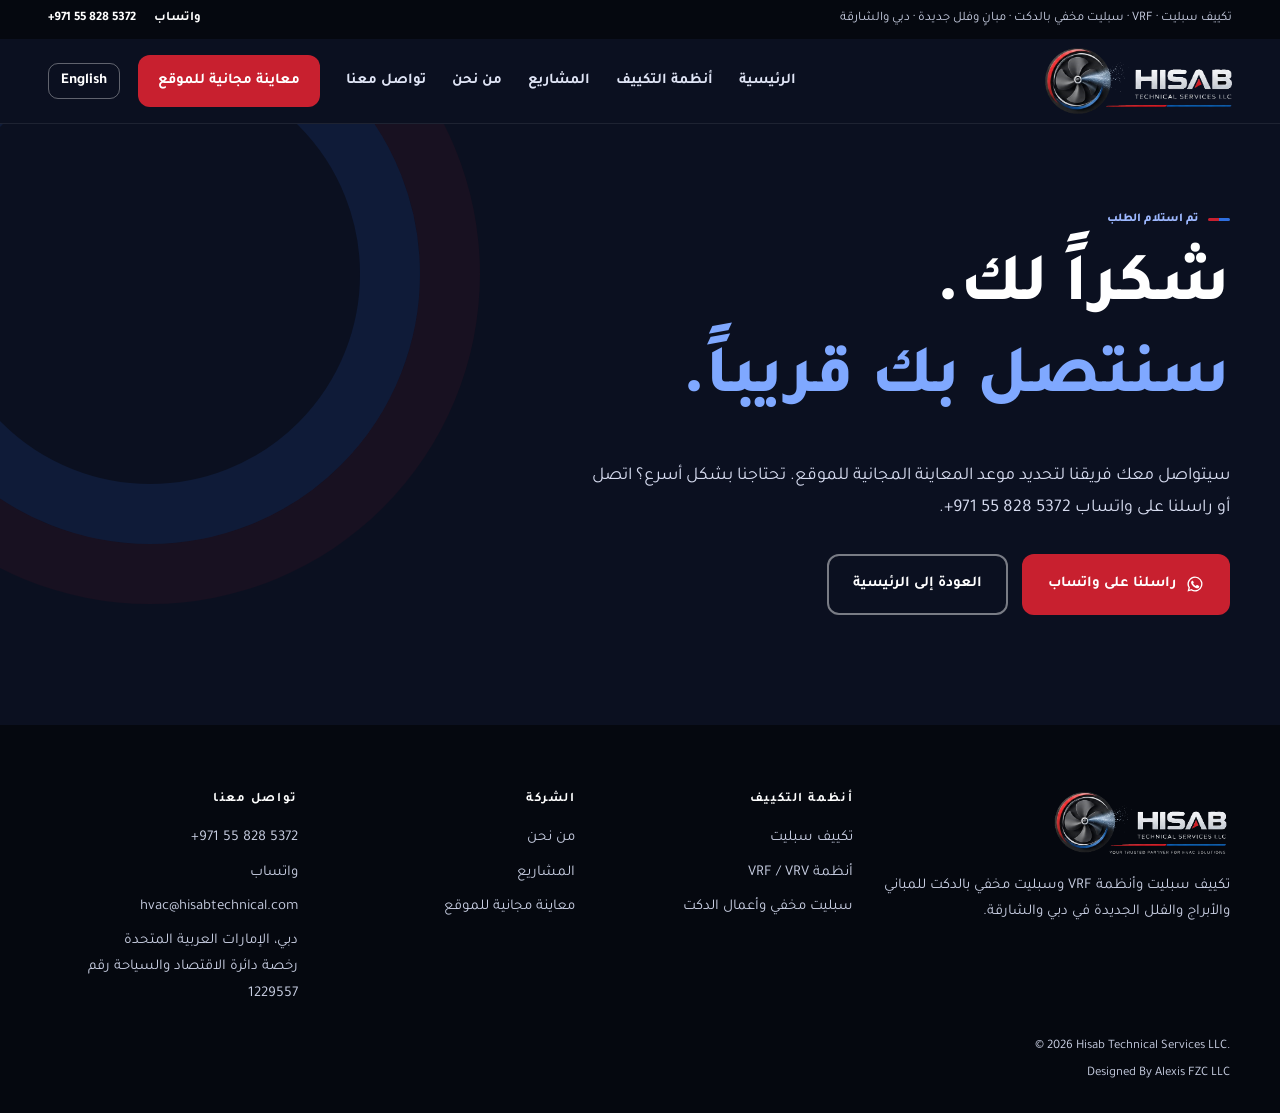
<file: ar/thank-you.html>
<!doctype html>
<html lang="ar" dir="rtl">
<head>
<meta charset="utf-8">
<meta name="viewport" content="width=device-width,initial-scale=1">
<title>شكراً لك | حساب للخدمات الفنية</title>
<meta name="description" content="تم إرسال طلبك إلى حساب للخدمات الفنية.">
<meta name="keywords" content="شركة تكييف دبي, تركيب تكييف دبي, مقاول تكييف دبي, تركيب تكييف الشارقة, HVAC دبي">
<meta name="robots" content="index,follow,max-image-preview:large,max-snippet:-1">
<meta name="geo.region" content="AE-DU">
<meta name="geo.placename" content="Dubai">
<link rel="canonical" href="https://hisabtechnical.com/ar/thank-you">
<link rel="alternate" hreflang="en" href="https://hisabtechnical.com/thank-you">
<link rel="alternate" hreflang="ar" href="https://hisabtechnical.com/ar/thank-you">
<link rel="alternate" hreflang="x-default" href="https://hisabtechnical.com/thank-you">
<meta property="og:type" content="website">
<meta property="og:site_name" content="حساب للخدمات الفنية">
<meta property="og:locale" content="ar_AE">
<meta property="og:locale:alternate" content="en_AE">
<meta property="og:title" content="شكراً لك | حساب للخدمات الفنية">
<meta property="og:description" content="تم إرسال طلبك إلى حساب للخدمات الفنية.">
<meta property="og:url" content="https://hisabtechnical.com/ar/thank-you">
<meta property="og:image" content="https://hisabtechnical.com/assets/og-image.jpg">
<meta property="og:image:alt" content="فريق حساب للخدمات الفنية أثناء تركيب أنظمة التكييف في دبي">
<meta name="twitter:card" content="summary_large_image">
<meta name="twitter:title" content="شكراً لك | حساب للخدمات الفنية">
<meta name="twitter:description" content="تم إرسال طلبك إلى حساب للخدمات الفنية.">
<meta name="theme-color" content="#0b1020">
<link rel="icon" type="image/png" href="../assets/favicon.png">
<link rel="apple-touch-icon" href="../assets/apple-touch-icon.png">
<link rel="preconnect" href="https://fonts.googleapis.com">
<link rel="preconnect" href="https://fonts.gstatic.com" crossorigin>
<link href="https://fonts.googleapis.com/css2?family=Manrope:wght@400;500;600;700;800&family=Tajawal:wght@400;500;700;800&display=swap" rel="stylesheet">
<link rel="stylesheet" href="../styles.css">
<meta name="robots" content="noindex">
</head>
<body>
<a class="skip" href="#main">انتقل إلى المحتوى</a>
<div class="topbar"><div class="wrap"><span>تكييف سبليت · VRF · سبليت مخفي بالدكت<span class="hide-sm"> · مبانٍ وفلل جديدة · دبي والشارقة</span></span><span class="top-links"><a href="https://wa.me/971558285372?text=%D9%85%D8%B1%D8%AD%D8%A8%D8%A7%D9%8B%20%D8%AD%D8%B3%D8%A7%D8%A8%D8%8C%20%D8%A3%D8%B1%D8%BA%D8%A8%20%D9%81%D9%8A%20%D9%85%D8%B9%D8%A7%D9%8A%D9%86%D8%A9%20%D9%85%D8%AC%D8%A7%D9%86%D9%8A%D8%A9%20%D9%84%D9%84%D9%85%D9%88%D9%82%D8%B9." target="_blank" rel="noopener">واتساب</a><a href="tel:+971558285372"><bdi dir="ltr">+971 55 828 5372</bdi></a></span></div></div>
<header class="header"><div class="wrap nav">
<a class="brand" href="index.html" aria-label="حساب للخدمات الفنية – الرئيسية"><img src="../assets/hisab-logo-header-v3.png" alt="حساب للخدمات الفنية ذ.م.م – شريكك الموثوق لحلول التكييف والتهوية" width="576" height="203"></a>
<div class="nav-end"><nav class="menu" id="menu" aria-label="القائمة الرئيسية"><a href="index.html">الرئيسية</a><a href="ac-systems.html">أنظمة التكييف</a><a href="projects.html">المشاريع</a><a href="about.html">من نحن</a><a href="contact.html">تواصل معنا</a><a class="btn btn-red" href="contact.html#book">معاينة مجانية للموقع</a></nav>
<a class="lang-switch" href="../thank-you.html" hreflang="en" lang="en">English</a><button class="menu-toggle" aria-label="فتح القائمة" aria-expanded="false" aria-controls="menu">☰</button></div>
</div></header>
<main id="main">
<section class="page-hero"><div class="wrap"><div class="eyebrow">تم استلام الطلب</div><h1>شكراً لك.<br><span class="accent-blue">سنتصل بك قريباً.</span></h1>
<p>سيتواصل معك فريقنا لتحديد موعد المعاينة المجانية للموقع. تحتاجنا بشكل أسرع؟ اتصل أو راسلنا على واتساب <bdi dir="ltr">+971 55 828 5372</bdi>.</p>
<div class="hero-actions"><a class="btn btn-red" href="https://wa.me/971558285372?text=%D9%85%D8%B1%D8%AD%D8%A8%D8%A7%D9%8B%20%D8%AD%D8%B3%D8%A7%D8%A8%D8%8C%20%D8%A3%D8%B1%D8%BA%D8%A8%20%D9%81%D9%8A%20%D9%85%D8%B9%D8%A7%D9%8A%D9%86%D8%A9%20%D9%85%D8%AC%D8%A7%D9%86%D9%8A%D8%A9%20%D9%84%D9%84%D9%85%D9%88%D9%82%D8%B9." target="_blank" rel="noopener"><svg class="wa" viewBox="0 0 24 24" aria-hidden="true"><path fill="currentColor" d="M12 2a10 10 0 0 0-8.6 15.1L2 22l5-1.3A10 10 0 1 0 12 2zm0 18.2a8.2 8.2 0 0 1-4.2-1.2l-.3-.2-3 .8.8-2.9-.2-.3A8.2 8.2 0 1 1 12 20.2zm4.5-6.1c-.2-.1-1.5-.7-1.7-.8s-.4-.1-.6.1-.7.8-.8 1-.3.2-.5.1a6.7 6.7 0 0 1-3.3-2.9c-.3-.4.3-.4.7-1.3.1-.2 0-.3 0-.4l-.8-1.8c-.2-.5-.4-.4-.6-.4h-.5a1 1 0 0 0-.7.3 3 3 0 0 0-.9 2.2 5.2 5.2 0 0 0 1.1 2.7 11.8 11.8 0 0 0 4.5 4c1.7.7 2.3.8 3.2.7a2.7 2.7 0 0 0 1.8-1.3 2.2 2.2 0 0 0 .2-1.3c-.1-.1-.3-.2-.5-.3z"/></svg> راسلنا على واتساب</a><a class="btn btn-ghost" href="index.html">العودة إلى الرئيسية</a></div></div></section></main>
<footer class="footer"><div class="wrap">
<div class="footer-grid">
<div><img src="../assets/hisab-logo.png" alt="حساب للخدمات الفنية ذ.م.م" width="590" height="235" loading="lazy"><p>تكييف سبليت وأنظمة VRF وسبليت مخفي بالدكت للمباني والأبراج والفلل الجديدة في دبي والشارقة.</p></div>
<div><h4>أنظمة التكييف</h4><a href="ac-systems.html#split">تكييف سبليت</a><a href="ac-systems.html#vrf">أنظمة VRF / VRV</a><a href="ac-systems.html#ducted">سبليت مخفي وأعمال الدكت</a></div>
<div><h4>الشركة</h4><a href="about.html">من نحن</a><a href="projects.html">المشاريع</a><a href="contact.html#book">معاينة مجانية للموقع</a></div>
<div><h4>تواصل معنا</h4><a href="tel:+971558285372"><bdi dir="ltr">+971 55 828 5372</bdi></a><a href="https://wa.me/971558285372?text=%D9%85%D8%B1%D8%AD%D8%A8%D8%A7%D9%8B%20%D8%AD%D8%B3%D8%A7%D8%A8%D8%8C%20%D8%A3%D8%B1%D8%BA%D8%A8%20%D9%81%D9%8A%20%D9%85%D8%B9%D8%A7%D9%8A%D9%86%D8%A9%20%D9%85%D8%AC%D8%A7%D9%86%D9%8A%D8%A9%20%D9%84%D9%84%D9%85%D9%88%D9%82%D8%B9." target="_blank" rel="noopener">واتساب</a><a href="mailto:hvac@hisabtechnical.com">hvac@hisabtechnical.com</a><p>دبي، الإمارات العربية المتحدة<br>رخصة دائرة الاقتصاد والسياحة رقم <bdi dir="ltr">1229557</bdi></p></div>
</div>
<div class="footer-base footer-credit" dir="ltr"><span>© 2026 Hisab Technical Services LLC.</span><span>Designed By Alexis FZC LLC</span></div>
</div></footer>
<div class="callbar"><a href="tel:+971558285372">اتصل</a><a href="https://wa.me/971558285372?text=%D9%85%D8%B1%D8%AD%D8%A8%D8%A7%D9%8B%20%D8%AD%D8%B3%D8%A7%D8%A8%D8%8C%20%D8%A3%D8%B1%D8%BA%D8%A8%20%D9%81%D9%8A%20%D9%85%D8%B9%D8%A7%D9%8A%D9%86%D8%A9%20%D9%85%D8%AC%D8%A7%D9%86%D9%8A%D8%A9%20%D9%84%D9%84%D9%85%D9%88%D9%82%D8%B9." target="_blank" rel="noopener">واتساب</a></div>
<script src="../site.js"></script>
</body>
</html>
</file>
<file: styles.css>
/* Hisab Technical Services — AC, VRF and ducted split AC specialists */
:root{
  --ink:#0b1020;--ink-2:#121a33;--navy:#1e2a78;--blue:#2f6fe0;--blue-soft:#e8effd;
  --red:#c8202f;--red-dark:#a51825;--paper:#f6f7fb;--white:#fff;--text:#1a2033;--muted:#5a6280;
  --line:#e3e6f0;--radius:16px;--shadow:0 10px 30px rgba(11,16,32,.08);
  --font:"Manrope",system-ui,-apple-system,"Segoe UI",Roboto,Arial,sans-serif;
}
*{box-sizing:border-box}
html{scroll-behavior:smooth}
body{margin:0;font-family:var(--font);color:var(--text);background:var(--white);font-size:17px;line-height:1.6;-webkit-font-smoothing:antialiased}
img{max-width:100%;height:auto;display:block}
a{color:inherit}
h1,h2,h3{line-height:1.12;margin:0 0 .5em;letter-spacing:-.02em}
h1{font-size:clamp(38px,5.6vw,68px);font-weight:800}
h2{font-size:clamp(30px,3.6vw,46px);font-weight:800}
h3{font-size:21px;font-weight:700}
p{margin:0 0 1em}
.wrap{width:min(1180px,100% - 32px);margin-inline:auto}
.skip{position:absolute;left:-999px;top:8px;background:var(--white);padding:8px 12px;z-index:100}
.skip:focus{left:8px}
.accent{color:var(--red)}
.accent-blue{color:#7fa8ff}
.eyebrow{display:inline-flex;align-items:center;gap:10px;font-size:12px;font-weight:800;letter-spacing:.14em;text-transform:uppercase;color:var(--blue);margin-bottom:14px}
.eyebrow:before{content:"";width:22px;height:3px;border-radius:3px;background:linear-gradient(90deg,var(--red) 50%,var(--blue) 50%)}
.dark .eyebrow{color:#9db8ff}

/* Buttons */
.btn{display:inline-flex;align-items:center;justify-content:center;gap:10px;padding:15px 24px;border-radius:12px;font-weight:700;font-size:15px;text-decoration:none;border:2px solid transparent;cursor:pointer;transition:.2s;font-family:inherit}
.btn-red{background:var(--red);color:#fff}.btn-red:hover{background:var(--red-dark)}
.btn-blue{background:var(--navy);color:#fff}.btn-blue:hover{background:#16205e}
.btn-ghost{border-color:rgba(255,255,255,.45);color:#fff}.btn-ghost:hover{background:rgba(255,255,255,.1)}
.btn-line{border-color:var(--navy);color:var(--navy)}.btn-line:hover{background:var(--navy);color:#fff}
.link{font-weight:700;color:var(--navy);text-decoration:none;border-bottom:2px solid var(--red);padding-bottom:2px}
.link:hover{color:var(--red)}

/* Top bar + header */
.topbar{background:#05080f;color:#c9cfe3;font-size:13px}
.topbar .wrap{display:flex;justify-content:space-between;gap:16px;padding:8px 0}
.topbar a{color:#fff;text-decoration:none;font-weight:700}
.header{background:var(--ink);position:sticky;top:0;z-index:50;border-bottom:1px solid rgba(255,255,255,.08)}
.nav{display:flex;align-items:center;justify-content:space-between;height:84px}
.brand img{height:62px;width:auto}
.menu{display:flex;align-items:center;gap:26px}
.menu a{color:#dfe4f5;text-decoration:none;font-weight:600;font-size:15px}
.menu a:hover,.menu a[aria-current=page]{color:#fff}
.menu a[aria-current=page]{box-shadow:inset 0 -2px 0 var(--red)}
.menu .btn{color:#fff;padding:11px 18px;box-shadow:none}
.menu-toggle{display:none;background:none;border:1px solid rgba(255,255,255,.3);color:#fff;border-radius:10px;width:46px;height:42px;font-size:20px;cursor:pointer}

/* Hero */
.hero{position:relative;color:#fff;background:var(--ink);overflow:hidden}
.hero-bg{position:absolute;inset:0;background:url(assets/photos/hero.jpg) center/cover no-repeat;opacity:.5}
.hero:after{content:"";position:absolute;inset:0;background:linear-gradient(90deg,rgba(11,16,32,.96) 0%,rgba(11,16,32,.8) 45%,rgba(11,16,32,.25) 100%)}
.hero .wrap{position:relative;z-index:1;padding:110px 0 100px}
.hero h1{max-width:760px}
.hero p.lead{font-size:19px;max-width:600px;color:#d7dcf0}
.hero-actions{display:flex;flex-wrap:wrap;gap:14px;margin:30px 0 40px}
.hero-chips{display:flex;flex-wrap:wrap;gap:10px}
.chip{display:inline-flex;align-items:center;gap:8px;background:rgba(255,255,255,.08);border:1px solid rgba(255,255,255,.18);padding:8px 14px;border-radius:999px;font-size:14px;font-weight:600}
.chip:before{content:"";width:8px;height:8px;border-radius:50%;background:var(--red)}

.page-hero{background:var(--ink);color:#fff;position:relative;overflow:hidden}
.page-hero .wrap{position:relative;z-index:1;padding:80px 0 70px}
.page-hero p{color:#d7dcf0;max-width:640px;font-size:18px}
.page-hero:after{content:"";position:absolute;right:-120px;top:-120px;width:420px;height:420px;border-radius:50%;border:60px solid rgba(47,111,224,.12);box-shadow:0 0 0 60px rgba(200,32,47,.07)}

/* Trust strip */
.trust{background:var(--paper);border-bottom:1px solid var(--line)}
.trust .wrap{display:grid;grid-template-columns:repeat(4,1fr);gap:20px;padding:28px 0}
.trust div{display:flex;flex-direction:column}
.trust b{font-size:26px;color:var(--navy);font-weight:800}
.trust span{font-size:14px;color:var(--muted)}

/* Sections */
.section{padding:96px 0}
.section.alt{background:var(--paper)}
.dark{background:var(--ink);color:#fff}
.dark p{color:#c9cfe3}
.head{display:flex;justify-content:space-between;align-items:flex-end;gap:30px;margin-bottom:44px}
.head p{max-width:460px;color:var(--muted);margin:0}
.dark .head p{color:#c9cfe3}

/* Package cards */
.packages{display:grid;grid-template-columns:repeat(3,1fr);gap:24px}
.pkg{background:#fff;border:1px solid var(--line);border-radius:var(--radius);overflow:hidden;display:flex;flex-direction:column;box-shadow:var(--shadow);transition:.2s}
.pkg:hover{transform:translateY(-4px)}
.pkg img{aspect-ratio:16/10;object-fit:cover;width:100%}
.pkg-body{padding:26px;display:flex;flex-direction:column;flex:1}
.pkg .tag{font-size:12px;font-weight:800;letter-spacing:.12em;text-transform:uppercase;color:var(--red);margin-bottom:8px}
.pkg p{color:var(--muted);font-size:15px}
.pkg ul{list-style:none;padding:0;margin:0 0 22px;font-size:15px}
.pkg li{padding:7px 0 7px 28px;position:relative;border-top:1px solid var(--line)}
.pkg li:before{content:"";position:absolute;left:4px;top:13px;width:12px;height:7px;border-left:2px solid var(--blue);border-bottom:2px solid var(--blue);transform:rotate(-45deg)}
.pkg .actions{margin-top:auto;display:flex;gap:16px;align-items:center;flex-wrap:wrap}
.best{font-size:14px;background:var(--blue-soft);color:var(--navy);border-radius:10px;padding:10px 14px;margin-bottom:18px}

/* Split feature */
.split{display:grid;grid-template-columns:1fr 1fr;gap:60px;align-items:center}
.split img{border-radius:var(--radius);width:100%;aspect-ratio:4/3;object-fit:cover}
.split.reverse>:first-child{order:2}
.ticks{list-style:none;padding:0;margin:0 0 24px}
.ticks li{padding:8px 0 8px 32px;position:relative}
.ticks li:before{content:"";position:absolute;left:0;top:13px;width:18px;height:18px;border-radius:50%;background:var(--red) url("data:image/svg+xml,%3Csvg xmlns='http://www.w3.org/2000/svg' viewBox='0 0 20 20'%3E%3Cpath d='M5 10.5l3 3 7-7' fill='none' stroke='white' stroke-width='2.4'/%3E%3C/svg%3E") center/12px no-repeat}

/* Compare table */
.compare{width:100%;border-collapse:collapse;background:#fff;border-radius:var(--radius);overflow:hidden;box-shadow:var(--shadow);font-size:15px}
.compare th,.compare td{padding:16px 18px;text-align:left;border-bottom:1px solid var(--line);vertical-align:top}
.compare thead th{background:var(--navy);color:#fff;font-size:14px}
.compare tbody th{width:22%;color:var(--navy)}
.table-scroll{overflow-x:auto;border-radius:var(--radius)}

/* Steps */
.steps{display:grid;grid-template-columns:repeat(4,1fr);gap:20px;counter-reset:s}
.step{background:rgba(255,255,255,.05);border:1px solid rgba(255,255,255,.12);border-radius:var(--radius);padding:26px}
.section.alt .step,.section:not(.dark) .step{background:#fff;border-color:var(--line)}
.step:before{counter-increment:s;content:"0" counter(s);display:block;font-weight:800;font-size:15px;color:var(--red);margin-bottom:14px}
.step p{font-size:15px;margin:0}

/* Project gallery */
.projects{display:grid;grid-template-columns:repeat(3,1fr);gap:20px}
.proj{position:relative;border-radius:var(--radius);overflow:hidden;background:var(--ink);min-height:260px;color:#fff;text-decoration:none}
.proj img{width:100%;height:100% !important;object-fit:cover;position:absolute;inset:0;transition:.4s}
.proj:hover img{transform:scale(1.04)}
.proj:after{content:"";position:absolute;inset:0;background:linear-gradient(180deg,transparent 40%,rgba(11,16,32,.9))}
.proj figcaption,.proj span{position:absolute;left:20px;right:20px;bottom:18px;z-index:1}
.proj small{display:block;font-size:12px;letter-spacing:.12em;text-transform:uppercase;color:#ffb3ba;font-weight:800}
.proj b{font-size:19px}
.proj.big{grid-row:span 2;min-height:540px}
.project-block{margin-bottom:70px}
.project-block .gallery{display:grid;grid-template-columns:2fr 1fr 1fr;gap:14px}
.project-block .gallery img{border-radius:12px;width:100%;height:280px;object-fit:cover}
.project-block h2{font-size:clamp(26px,3vw,36px)}
.project-block .meta{color:var(--muted);font-weight:600;margin-bottom:18px}
.ref-table{width:100%;border-collapse:collapse;font-size:15px;background:#fff}
.ref-table th,.ref-table td{padding:14px 16px;border-bottom:1px solid var(--line);text-align:left}
.ref-table thead th{background:var(--paper);color:var(--navy);font-size:13px;text-transform:uppercase;letter-spacing:.08em}

/* Cards (values, maintenance) */
.cards{display:grid;grid-template-columns:repeat(4,1fr);gap:20px}
.cards.three{grid-template-columns:repeat(3,1fr)}
.card{background:#fff;border:1px solid var(--line);border-radius:var(--radius);padding:28px}
.card .ico{width:48px;height:48px;border-radius:12px;background:var(--blue-soft);display:grid;place-items:center;margin-bottom:18px}
.card .ico svg{width:26px;height:26px;stroke:var(--navy);fill:none;stroke-width:1.8}
.card p{color:var(--muted);font-size:15px;margin:0}
.dark .card{background:rgba(255,255,255,.05);border-color:rgba(255,255,255,.12)}
.dark .card p{color:#c9cfe3}

/* FAQ */
.faq{max-width:860px}
.faq details{border-bottom:1px solid var(--line);padding:20px 0}
.faq summary{font-weight:700;font-size:18px;cursor:pointer;list-style:none;display:flex;justify-content:space-between;gap:20px}
.faq summary::-webkit-details-marker{display:none}
.faq summary:after{content:"+";color:var(--red);font-size:26px;line-height:1}
.faq details[open] summary:after{content:"–"}
.faq details p{margin:12px 0 0;color:var(--muted)}

/* CTA band */
.cta{background:linear-gradient(120deg,var(--navy),#101a52);color:#fff;border-radius:24px;padding:56px;display:flex;justify-content:space-between;align-items:center;gap:30px}
.cta p{color:#d7dcf0;margin:0}
.cta .actions{display:flex;gap:14px;flex-wrap:wrap}

/* People */
.people{display:grid;grid-template-columns:1fr 1fr;gap:24px}
.person{background:#fff;border:1px solid var(--line);border-radius:var(--radius);padding:30px}
.person small{display:block;color:var(--red);font-weight:800;letter-spacing:.1em;text-transform:uppercase;font-size:12px;margin-bottom:6px}
.person p{color:var(--muted);margin:0}

/* Form */
.booking{display:grid;grid-template-columns:.9fr 1.1fr;gap:50px;align-items:start}
.form-card{background:#fff;border:1px solid var(--line);border-radius:20px;padding:34px;box-shadow:var(--shadow)}
.grid-2{display:grid;grid-template-columns:1fr 1fr;gap:16px}
label{display:block;font-weight:700;font-size:14px;margin-bottom:16px;color:var(--text)}
input,select,textarea{display:block;width:100%;margin-top:6px;padding:13px 14px;border:1px solid #cfd4e4;border-radius:10px;font:inherit;font-weight:500;font-size:15px;background:#fff;color:var(--text)}
input:focus,select:focus,textarea:focus{outline:3px solid rgba(47,111,224,.25);border-color:var(--blue)}
.check{display:flex;gap:10px;align-items:flex-start;font-weight:500}
.check input{width:auto;margin-top:5px}
.hidden{display:none}
.form-note{font-size:13px;color:var(--muted);margin:12px 0 0}
.form-status{font-weight:700;margin-top:12px}
.contact-box{background:var(--ink);color:#fff;border-radius:20px;padding:34px}
.contact-box a{color:#fff;font-weight:800;font-size:22px;text-decoration:none}
.contact-box p{color:#c9cfe3}

/* Footer */
.footer{background:#05080f;color:#c9cfe3;padding:64px 0 28px;font-size:15px}
.footer-grid{display:grid;grid-template-columns:1.4fr 1fr 1fr 1fr;gap:30px}
.footer img{height:70px;width:auto;margin-bottom:14px}
.footer h4{color:#fff;font-size:13px;letter-spacing:.12em;text-transform:uppercase;margin:0 0 14px}
.footer a{display:block;color:#c9cfe3;text-decoration:none;margin-bottom:8px}
.footer a:hover{color:#fff}
.footer-base{border-top:1px solid rgba(255,255,255,.1);margin-top:40px;padding-top:22px;display:flex;justify-content:space-between;gap:16px;font-size:13px;flex-wrap:wrap}
.note{font-size:13px;color:var(--muted);margin-top:18px}

/* Mobile call bar */
.callbar{display:none}

@media (max-width:1000px){
  .packages,.projects{grid-template-columns:1fr 1fr}
  .steps,.cards{grid-template-columns:1fr 1fr}
  .footer-grid{grid-template-columns:1fr 1fr}
  .proj.big{grid-row:auto;min-height:260px}
}
@media (max-width:860px){
  .menu-toggle{display:block}
  .menu{display:none;position:absolute;top:84px;left:0;right:0;background:var(--ink);flex-direction:column;align-items:stretch;gap:0;padding:8px 16px 20px;border-bottom:1px solid rgba(255,255,255,.1)}
  .menu.open{display:flex}
  .menu a{padding:14px 4px;border-bottom:1px solid rgba(255,255,255,.08)}
  .menu a[aria-current=page]{box-shadow:none;color:#ff8f99}
  .menu .btn{margin-top:14px;border:0}
  .split,.booking,.people{grid-template-columns:1fr;gap:34px}
  .split.reverse>:first-child{order:0}
  .head{flex-direction:column;align-items:flex-start}
  .cta{flex-direction:column;align-items:flex-start;padding:36px 26px}
  .trust .wrap{grid-template-columns:1fr 1fr}
  .project-block .gallery{grid-template-columns:1fr 1fr}
  .project-block .gallery img:first-child{grid-column:span 2}
  .project-block .gallery img{height:200px}
  .callbar{display:grid;grid-template-columns:1fr 1fr;position:fixed;left:0;right:0;bottom:0;z-index:60;box-shadow:0 -4px 20px rgba(0,0,0,.2)}
  .callbar a{padding:15px;text-align:center;font-weight:800;text-decoration:none;color:#fff;background:var(--navy)}
  .callbar a+a{background:var(--red)}
  body{padding-bottom:54px}
}
@media (max-width:600px){
  body{font-size:16px}
  .section{padding:64px 0}
  .hero .wrap{padding:70px 0 64px}
  .packages,.projects,.steps,.cards,.cards.three,.grid-2{grid-template-columns:1fr}
  .footer-grid{grid-template-columns:1fr}
  .brand img{height:50px}
  .topbar .hide-sm{display:none}
  .form-card,.contact-box{padding:24px}
}
.hero .eyebrow,.page-hero .eyebrow{color:#9db8ff}
.top-links{display:flex;gap:18px}
.wa{width:18px;height:18px;flex:none}
.contact-box a{display:inline-flex;align-items:center;gap:8px}
.callbar a+a{background:#1f9d55}
.ref-grid{display:grid;grid-template-columns:repeat(3,1fr);gap:16px;margin-top:20px}
.ref{display:flex;gap:16px;align-items:flex-start;background:#fff;border:1px solid var(--line);border-radius:14px;padding:20px}
.ref .num{font-weight:800;color:var(--red);font-size:15px;min-width:26px}
.ref h3{font-size:17px;margin:0 0 4px}.ref h3 a{text-decoration:none;color:var(--navy);border-bottom:2px solid var(--red)}
.ref p{margin:0;font-size:14px;color:var(--muted)}
.project-block .gallery{grid-template-columns:repeat(auto-fill,minmax(190px,1fr))!important}
.project-block .gallery img{height:190px;cursor:zoom-in}
.project-block .gallery img:first-child{grid-column:span 2;grid-row:span 2;height:394px}
.lightbox{position:fixed;inset:0;background:rgba(5,8,15,.92);display:flex;align-items:center;justify-content:center;z-index:200;padding:20px;cursor:zoom-out}
.lightbox img{max-width:100%;max-height:85vh;border-radius:10px}
.lightbox p{position:absolute;bottom:20px;left:0;right:0;text-align:center;color:#fff;margin:0}
@media (max-width:1000px){.ref-grid{grid-template-columns:1fr 1fr}}
@media (max-width:600px){.ref-grid{grid-template-columns:1fr}.project-block .gallery{grid-template-columns:1fr 1fr!important}.project-block .gallery img{height:150px}.project-block .gallery img:first-child{height:250px;grid-row:auto}}
.hero .tagline{font-size:clamp(20px,2.2vw,28px);font-weight:700;color:#fff;margin:-4px 0 14px}
@media (max-width:860px){.topbar{display:none}}
.brand img{height:66px}
@media (max-width:600px){.brand img{height:64px}}
.footer-credit{flex-direction:column;gap:4px}
/* Full-width hero picture, text on the left, even shading across the screen */
@media (min-width:861px){
  .hero-bg{opacity:.75}
  .hero .wrap,.header .wrap,.topbar .wrap{width:min(1400px,100% - 96px)}
  .hero:after{background:linear-gradient(180deg,rgba(11,16,32,.72),rgba(11,16,32,.82))}
}
/* Preview: everything fits above the call bar on phones (nothing removed) */
@media (max-width:600px){
  .hero .wrap{padding:28px 0 36px}
  .hero h1{font-size:34px}
  .hero .tagline{font-size:19px;margin-bottom:10px}
  .hero p.lead{font-size:16px;line-height:1.5;margin-bottom:0}
  .hero-actions{margin:18px 0 16px;gap:10px}
  .hero-actions .btn{padding:12px 18px}
  .hero .eyebrow{margin-bottom:10px;font-size:11px}
  .hero-chips{gap:6px}
  .chip{font-size:12px;padding:5px 10px}
}
.footer-base{border-top:0;margin-top:14px;padding-top:0}
/* Phones: hero fills the screen between the header and the call bar, with even spacing */
@media (max-width:860px){
  .hero{min-height:calc(100svh - 84px - 54px);display:flex;align-items:center}
  .hero .wrap{padding:28px 0}
  .hero .eyebrow{margin-bottom:22px}
  .hero h1{margin-bottom:22px}
  .hero .tagline{margin:0 0 18px}
  .hero p.lead{margin-bottom:0}
  .hero-actions{margin:30px 0 26px;gap:14px}
}
@media (max-width:600px){.hero h1{font-size:38px}.hero p.lead{font-size:17px}}

/* Language switch (English ⇄ العربية) */
.nav-end{display:flex;align-items:center;gap:18px}
.lang-switch{color:#fff;text-decoration:none;font-weight:700;font-size:15px;border:1px solid rgba(255,255,255,.35);border-radius:10px;padding:8px 12px;line-height:1.2;white-space:nowrap}
.lang-switch:hover{border-color:#fff}
.lang-switch[lang=ar]{font-family:"Tajawal",var(--font);font-size:16px}
.lang-switch[lang=en]{font-family:var(--font)}
@media (max-width:860px){.nav-end{gap:10px}.lang-switch{padding:9px 10px}}

/* Arabic, right-to-left */
[dir=rtl]{--font:"Tajawal","Manrope",system-ui,-apple-system,"Segoe UI",Tahoma,Arial,sans-serif}
[dir=rtl] body{line-height:1.75}
[dir=rtl] h1,[dir=rtl] h2,[dir=rtl] h3{line-height:1.35;letter-spacing:0}
[dir=rtl] .eyebrow,[dir=rtl] .pkg .tag,[dir=rtl] .chip,[dir=rtl] .btn,[dir=rtl] .menu a{letter-spacing:0;text-transform:none}
[dir=rtl] .pkg li{padding:7px 28px 7px 0}
[dir=rtl] .pkg li:before{left:auto;right:4px}
[dir=rtl] .ticks li{padding:8px 32px 8px 0}
[dir=rtl] .ticks li:before{left:auto;right:0}
[dir=rtl] .compare th,[dir=rtl] .compare td,[dir=rtl] .ref-table th,[dir=rtl] .ref-table td{text-align:right}
[dir=rtl] .page-hero:after{right:auto;left:-120px}
[dir=rtl] .hero:after{background:linear-gradient(270deg,rgba(11,16,32,.96) 0%,rgba(11,16,32,.8) 45%,rgba(11,16,32,.25) 100%)}
[dir=rtl] .skip{left:auto;right:-999px}
[dir=rtl] .skip:focus{right:8px}
[dir=rtl] .footer-credit{align-items:flex-end}
[dir=rtl] .form-card input[type=email],[dir=rtl] .form-card input[type=tel],[dir=rtl] .form-card input[type=url]{text-align:right}
@media (min-width:861px){[dir=rtl] .hero:after{background:linear-gradient(180deg,rgba(11,16,32,.72),rgba(11,16,32,.82))}}
</file>
